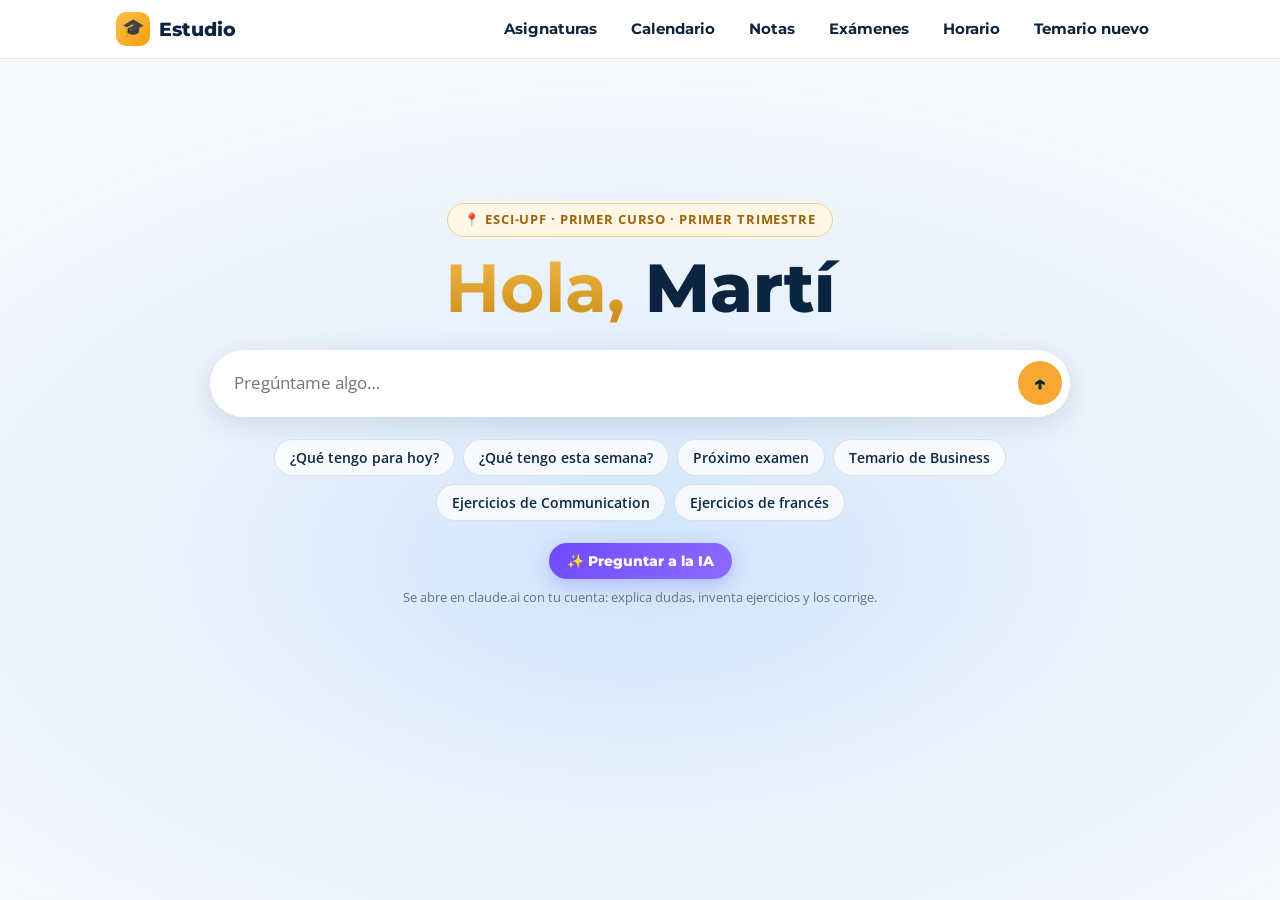
<file: index.html>
<!DOCTYPE html>
<html lang="es"><head><meta charset="utf-8">
<meta name="viewport" content="width=device-width, initial-scale=1, viewport-fit=cover">
<title>Estudio</title>
<link rel="preconnect" href="https://fonts.googleapis.com"><link rel="preconnect" href="https://fonts.gstatic.com" crossorigin>
<link href="https://fonts.googleapis.com/css2?family=Montserrat:wght@700;800&family=Open+Sans:wght@400;600;700&display=swap" rel="stylesheet">
<link rel="stylesheet" href="campus.css">
</head><body class="portada">
<header class="top"><div class="in">
  <a class="brand" href="index.html"><i>🎓</i><span>Estudio</span></a>
  <nav class="nav">
    <a href="asignaturas.html">Asignaturas</a>
    <a href="agenda.html">Calendario</a>
    <a href="notas.html">Notas</a>
    <a href="modelos.html">Exámenes</a><a href="horario.html">Horario</a>
    <a href="actualizar.html">Temario nuevo</a>
  </nav>
</div></header>

<main>
<section class="hero cover conchat">
  <span class="badge" id="curso">📍 ESCI-UPF</span>
  <h1><b>Hola,</b> Martí</h1>
</section>
<section class="chat" id="chat" aria-label="Chat de estudio">
  <div class="chd"><a class="ialink" href="https://claude.ai/artifact/FPyv4tZUSkT1Y6KoZJRLXp" target="_blank" rel="noopener">✨ Preguntar a la IA</a><button class="clr" type="button" title="Borrar la conversación y volver al inicio">✕ Nueva conversación</button></div>
  <div class="log" aria-live="polite"></div>
  <form autocomplete="off"><input type="text" placeholder="Pregúntame algo…" aria-label="Tu mensaje" enterkeyhint="send"><button class="send" type="submit" aria-label="Enviar">↑</button></form>
  <div class="sugg">
    <button data-say="¿Qué tengo para hoy?">¿Qué tengo para hoy?</button>
    <button data-say="¿Qué tengo esta semana?">¿Qué tengo esta semana?</button>
    <button data-say="¿Cuándo es el próximo examen?">Próximo examen</button>
    <button data-say="Temario de Business">Temario de Business</button>
    <button data-say="Ejercicios tipo test de Communication">Ejercicios de Communication</button>
    <button data-say="Ejercicios de francés: posesivos">Ejercicios de francés</button>
  </div>
  <p class="iacta"><a class="ialink" href="https://claude.ai/artifact/FPyv4tZUSkT1Y6KoZJRLXp" target="_blank" rel="noopener">✨ Preguntar a la IA</a><span class="mut">Se abre en claude.ai con tu cuenta: explica dudas, inventa ejercicios y los corrige.</span></p>
</section>
</main>
<script src="datos.js"></script>
<script src="cal.js"></script>
<script src="chat.js"></script>

<script>
/* Curso y trimestre según la fecha. Primer curso = 2026-27. Trimestres: 1.º sep–dic · 2.º ene–mar · 3.º abr–ago. */
(function(){const d=new Date(),m=d.getMonth()+1,ini=m>=9?d.getFullYear():d.getFullYear()-1;
  const ORD=['Primer','Segundo','Tercer','Cuarto'],c=Math.min(Math.max(ini-2026,0),3),t=m>=9?0:m<=3?1:2;
  document.getElementById('curso').textContent=`📍 ESCI-UPF · ${ORD[c]} curso · ${ORD[t]} trimestre`})();
</script>
</body></html>
</file>
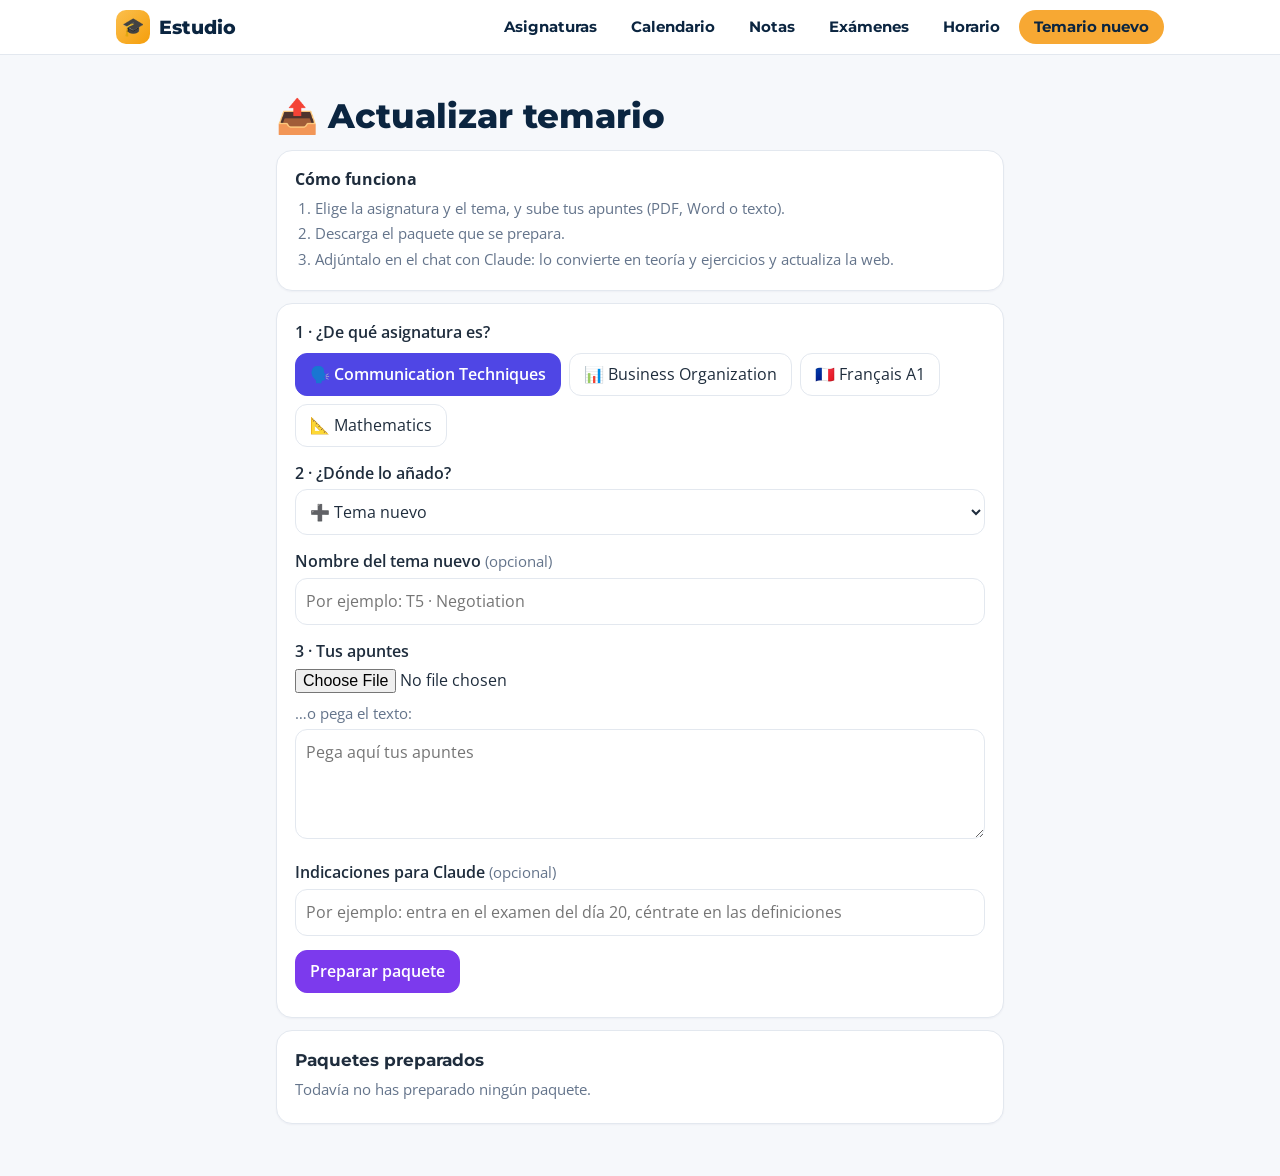
<file: actualizar.html>
<!DOCTYPE html>
<html lang="es" style="--sub:#7c3aed"><head><meta charset="utf-8">
<meta name="viewport" content="width=device-width, initial-scale=1, viewport-fit=cover">
<title>Actualizar temario · Estudio</title>
<link rel="stylesheet" href="hub.css">
<link rel="preconnect" href="https://fonts.googleapis.com"><link rel="preconnect" href="https://fonts.gstatic.com" crossorigin>
<link href="https://fonts.googleapis.com/css2?family=Montserrat:wght@700;800&family=Open+Sans:wght@400;600;700&display=swap" rel="stylesheet">
<link rel="stylesheet" href="claro.css">
</head><body>
<header class="top"><div class="in"><a class="brand" href="index.html"><i>🎓</i><span>Estudio</span></a><div class="tabs"><a href="asignaturas.html">Asignaturas</a><a href="agenda.html">Calendario</a><a href="notas.html">Notas</a><a href="modelos.html">Exámenes</a><a href="horario.html">Horario</a><a class="on" href="actualizar.html">Temario nuevo</a></div></div></header>
<main style="max-width:760px">

<h1>📤 Actualizar temario</h1>
<div class="card">
  <b>Cómo funciona</b>
  <ol class="steps mut">
    <li>Elige la asignatura y el tema, y sube tus apuntes (PDF, Word o texto).</li>
    <li>Descarga el paquete que se prepara.</li>
    <li>Adjúntalo en el chat con Claude: lo convierte en teoría y ejercicios y actualiza la web.</li>
  </ol>
</div>

<div class="card">
  <label class="f" style="margin-top:0">1 · ¿De qué asignatura es?</label>
  <div class="row" id="asig"></div>

  <label class="f" for="tgt">2 · ¿Dónde lo añado?</label>
  <select id="tgt"></select>
  <div id="newbox"><label class="f" for="newname">Nombre del tema nuevo <span class="mut" style="font-weight:400">(opcional)</span></label>
  <input type="text" id="newname" placeholder="Por ejemplo: T5 · Negotiation" autocomplete="off"></div>

  <label class="f" for="file">3 · Tus apuntes</label>
  <input type="file" id="file" accept=".pdf,.docx,.txt,.md">
  <p class="mut" style="margin:10px 0 4px">…o pega el texto:</p>
  <textarea id="ptxt" placeholder="Pega aquí tus apuntes"></textarea>

  <label class="f" for="note">Indicaciones para Claude <span class="mut" style="font-weight:400">(opcional)</span></label>
  <input type="text" id="note" placeholder="Por ejemplo: entra en el examen del día 20, céntrate en las definiciones" autocomplete="off">

  <div class="row" style="margin-top:14px"><button class="pri" id="go">Preparar paquete</button></div>
  <div id="msg"></div>
</div>

<div class="card"><h3>Paquetes preparados</h3><div id="list"></div></div>
</main>
<script src="temas.js"></script>
<script>
const $=s=>document.querySelector(s);
const esc=s=>String(s).replace(/[&<>"]/g,c=>({'&':'&amp;','<':'&lt;','>':'&gt;','"':'&quot;'}[c]));
const LS={get(k,d){try{const v=localStorage.getItem(k);return v?JSON.parse(v):d}catch(e){return d}},set(k,v){try{localStorage.setItem(k,JSON.stringify(v));return true}catch(e){return false}}};
let cur=LS.get('hub-asig',ASIG[0].id);if(!ASIG.some(a=>a.id===cur))cur=ASIG[0].id;
let PEND=LS.get('hub-pend',[]);
const TXT={};            /* texto de los paquetes de esta sesión, por si no cabe en el almacenamiento */
const asig=id=>ASIG.find(a=>a.id===id);

function drawAsig(){const a=asig(cur);
  $('#asig').innerHTML=ASIG.map(x=>`<button data-a="${x.id}" class="${x.id===cur?'on':''}" style="--c:${x.color}">${x.emoji} ${x.nombre}</button>`).join('');
  document.querySelectorAll('[data-a]').forEach(b=>b.onclick=()=>{cur=b.dataset.a;LS.set('hub-asig',cur);drawAsig()});
  $('#tgt').innerHTML=`<option value="new">➕ Tema nuevo</option>`+a.temas.map(([n,t])=>`<option value="${esc(n)}">Añadir a ${esc(n===t?n:n+' · '+t)}</option>`).join('');
  $('#newbox').hidden=false}
$('#tgt').onchange=()=>{$('#newbox').hidden=$('#tgt').value!=='new'};

/* ---- lectura de archivos (igual que en las apps originales) ---- */
const loadScript=src=>new Promise((ok,ko)=>{const s=document.createElement('script');s.src=src;s.onload=ok;s.onerror=()=>ko(new Error('No se pudo cargar el lector de archivos. Comprueba tu conexión.'));document.head.appendChild(s)});
async function fileText(file){const n=file.name.toLowerCase();
  if(/\.(txt|md|csv)$/.test(n))return await file.text();
  if(n.endsWith('.docx')){if(!window.JSZip)await loadScript('https://cdnjs.cloudflare.com/ajax/libs/jszip/3.10.1/jszip.min.js');
    const z=await JSZip.loadAsync(await file.arrayBuffer());const xml=await z.file('word/document.xml').async('string');
    const d=new DOMParser().parseFromString(xml,'application/xml');const W='http://schemas.openxmlformats.org/wordprocessingml/2006/main';
    return [...d.getElementsByTagNameNS(W,'p')].map(p=>[...p.getElementsByTagNameNS(W,'t')].map(t=>t.textContent).join('')).filter(Boolean).join('\n')}
  if(n.endsWith('.pdf')){if(!window.pdfjsLib)await loadScript('https://cdnjs.cloudflare.com/ajax/libs/pdf.js/3.11.174/pdf.min.js');
    pdfjsLib.GlobalWorkerOptions.workerSrc='https://cdnjs.cloudflare.com/ajax/libs/pdf.js/3.11.174/pdf.worker.min.js';
    const pdf=await pdfjsLib.getDocument({data:new Uint8Array(await file.arrayBuffer())}).promise;const out=[];
    for(let i=1;i<=pdf.numPages;i++){const c=await(await pdf.getPage(i)).getTextContent();out.push(c.items.map(x=>x.str+(x.hasEOL?'\n':' ')).join(''))}
    return out.join('\n')}
  throw new Error('Formato no admitido: usa PDF, Word (.docx) o .txt.')}

/* ---- paquetes ---- */
const destino=p=>p.target==='new'?`Tema nuevo${p.newname?': '+p.newname:''}`:`Añadir a ${p.target}${p.targetName&&p.targetName!==p.target?' · '+p.targetName:''}`;
const textOf=p=>p.text!=null?p.text:(TXT[p.id]||'');
function pkg(p){return `=== PAQUETE DE TEMARIO PARA CLAUDE ===
Asignatura: ${asig(p.asig).nombre}
Destino: ${destino(p)}
Título: ${p.title}
Fecha: ${new Date(p.at).toLocaleDateString('es-ES')}
Indicaciones: ${p.note||'(ninguna)'}
${p.scan?'AVISO: no se pudo leer texto del archivo (PDF escaneado). Se adjunta el archivo original aparte.\n':''}
=== APUNTES ===
${textOf(p)}
`}
const slug=s=>String(s).toLowerCase().normalize('NFD').replace(/[̀-ͯ]/g,'').replace(/[^a-z0-9]+/g,'-').replace(/^-|-$/g,'').slice(0,30);
const fname=p=>`temario-${p.asig}-${slug(p.target==='new'?(p.newname||'tema-nuevo'):p.target)}-${new Date(p.at).toISOString().slice(0,10)}.txt`;
function save(){if(!LS.set('hub-pend',PEND))LS.set('hub-pend',PEND.map(p=>({...p,text:null})))}
function download(p){const u=URL.createObjectURL(new Blob([pkg(p)],{type:'text/plain;charset=utf-8'}));const a=document.createElement('a');a.href=u;a.download=fname(p);document.body.appendChild(a);a.click();a.remove();setTimeout(()=>URL.revokeObjectURL(u),2000)}

function drawList(){const L=PEND.slice().sort((a,b)=>b.at-a.at);
  if(!L.length){$('#list').innerHTML='<p class="mut">Todavía no has preparado ningún paquete.</p>';return}
  $('#list').innerHTML=L.map(p=>{const a=asig(p.asig),has=!!textOf(p);
    return `<div class="item ${p.sent?'sent':''}"><b>${a.emoji} ${esc(p.title)}</b> ${p.sent?'<span class="ok">· enviado ✓</span>':''}<br>
    <span class="mut">${esc(a.nombre)} · ${esc(destino(p))} · ${new Date(p.at).toLocaleDateString('es-ES')}${has?` · ${Math.round(textOf(p).length/1000)||1} mil caracteres`:''}</span>
    ${p.scan?'<div class="warn">No he podido leer texto de este archivo (parece un PDF escaneado). Adjunta también el archivo original en el chat.</div>':''}
    ${!has&&!p.scan?'<div class="warn">El texto de este paquete ya no está guardado en este navegador. Vuelve a prepararlo si necesitas descargarlo.</div>':''}
    <div class="row">${has||p.scan?`<button class="pri" data-dl="${p.id}">⬇ Descargar paquete</button><button data-cp="${p.id}">📋 Copiar</button>`:''}
    <button data-st="${p.id}">${p.sent?'Marcar como pendiente':'✓ Ya lo he enviado'}</button><button data-rm="${p.id}">🗑 Eliminar</button></div></div>`}).join('');
  const by=id=>PEND.find(p=>p.id===id);
  document.querySelectorAll('[data-dl]').forEach(b=>b.onclick=()=>download(by(b.dataset.dl)));
  document.querySelectorAll('[data-cp]').forEach(b=>b.onclick=async()=>{try{await navigator.clipboard.writeText(pkg(by(b.dataset.cp)));b.textContent='✓ Copiado'}catch(e){b.textContent='No se pudo copiar'}setTimeout(()=>{b.textContent='📋 Copiar'},1800)});
  document.querySelectorAll('[data-st]').forEach(b=>b.onclick=()=>{const p=by(b.dataset.st);p.sent=!p.sent;save();drawList()});
  document.querySelectorAll('[data-rm]').forEach(b=>b.onclick=()=>{const p=by(b.dataset.rm);if(!confirm(`¿Eliminar el paquete «${p.title}»?`))return;PEND=PEND.filter(x=>x!==p);delete TXT[p.id];save();drawList()})}

$('#go').onclick=async()=>{const msg=t=>{$('#msg').innerHTML=t};const fi=$('#file').files[0],pt=$('#ptxt').value.trim();
  if(!fi&&pt.length<40){msg('<p class="ko">Elige un archivo o pega un texto más largo.</p>');return}
  const go=$('#go');go.disabled=true;
  try{msg('<p class="mut">⏳ Leyendo el archivo…</p>');
    let text=fi?await fileText(fi):pt;text=(text||'').trim();const scan=!!fi&&text.length<40;
    const a=asig(cur),tg=$('#tgt').value,tn=(a.temas.find(t=>t[0]===tg)||[])[1]||'';
    const p={id:'p'+Date.now().toString(36),asig:cur,target:tg,targetName:tn,newname:tg==='new'?$('#newname').value.trim():'',
      title:fi?fi.name.replace(/\.[^.]+$/,''):(pt.split('\n')[0].slice(0,60)||'Apuntes'),note:$('#note').value.trim(),at:Date.now(),sent:false,scan,text:scan?'':text};
    TXT[p.id]=p.text;PEND.push(p);save();drawList();
    if(!scan)download(p);
    msg(scan?'<div class="warn">No he encontrado texto en el archivo (parece escaneado). He guardado el paquete igualmente: adjunta también el PDF original en el chat con Claude.</div>'
      :`<div class="good">✅ Paquete preparado y descargado (<b>${esc(fname(p))}</b>). Adjúntalo en el chat con Claude para que actualice la web.</div>`);
    $('#file').value='';$('#ptxt').value='';$('#note').value='';$('#newname').value=''}
  catch(e){msg(`<p class="ko">⚠️ ${esc(e&&e.message||'Algo ha fallado. Inténtalo de nuevo.')}</p>`)}
  finally{go.disabled=false}};

drawAsig();drawList();
</script>
</body></html>
</file>
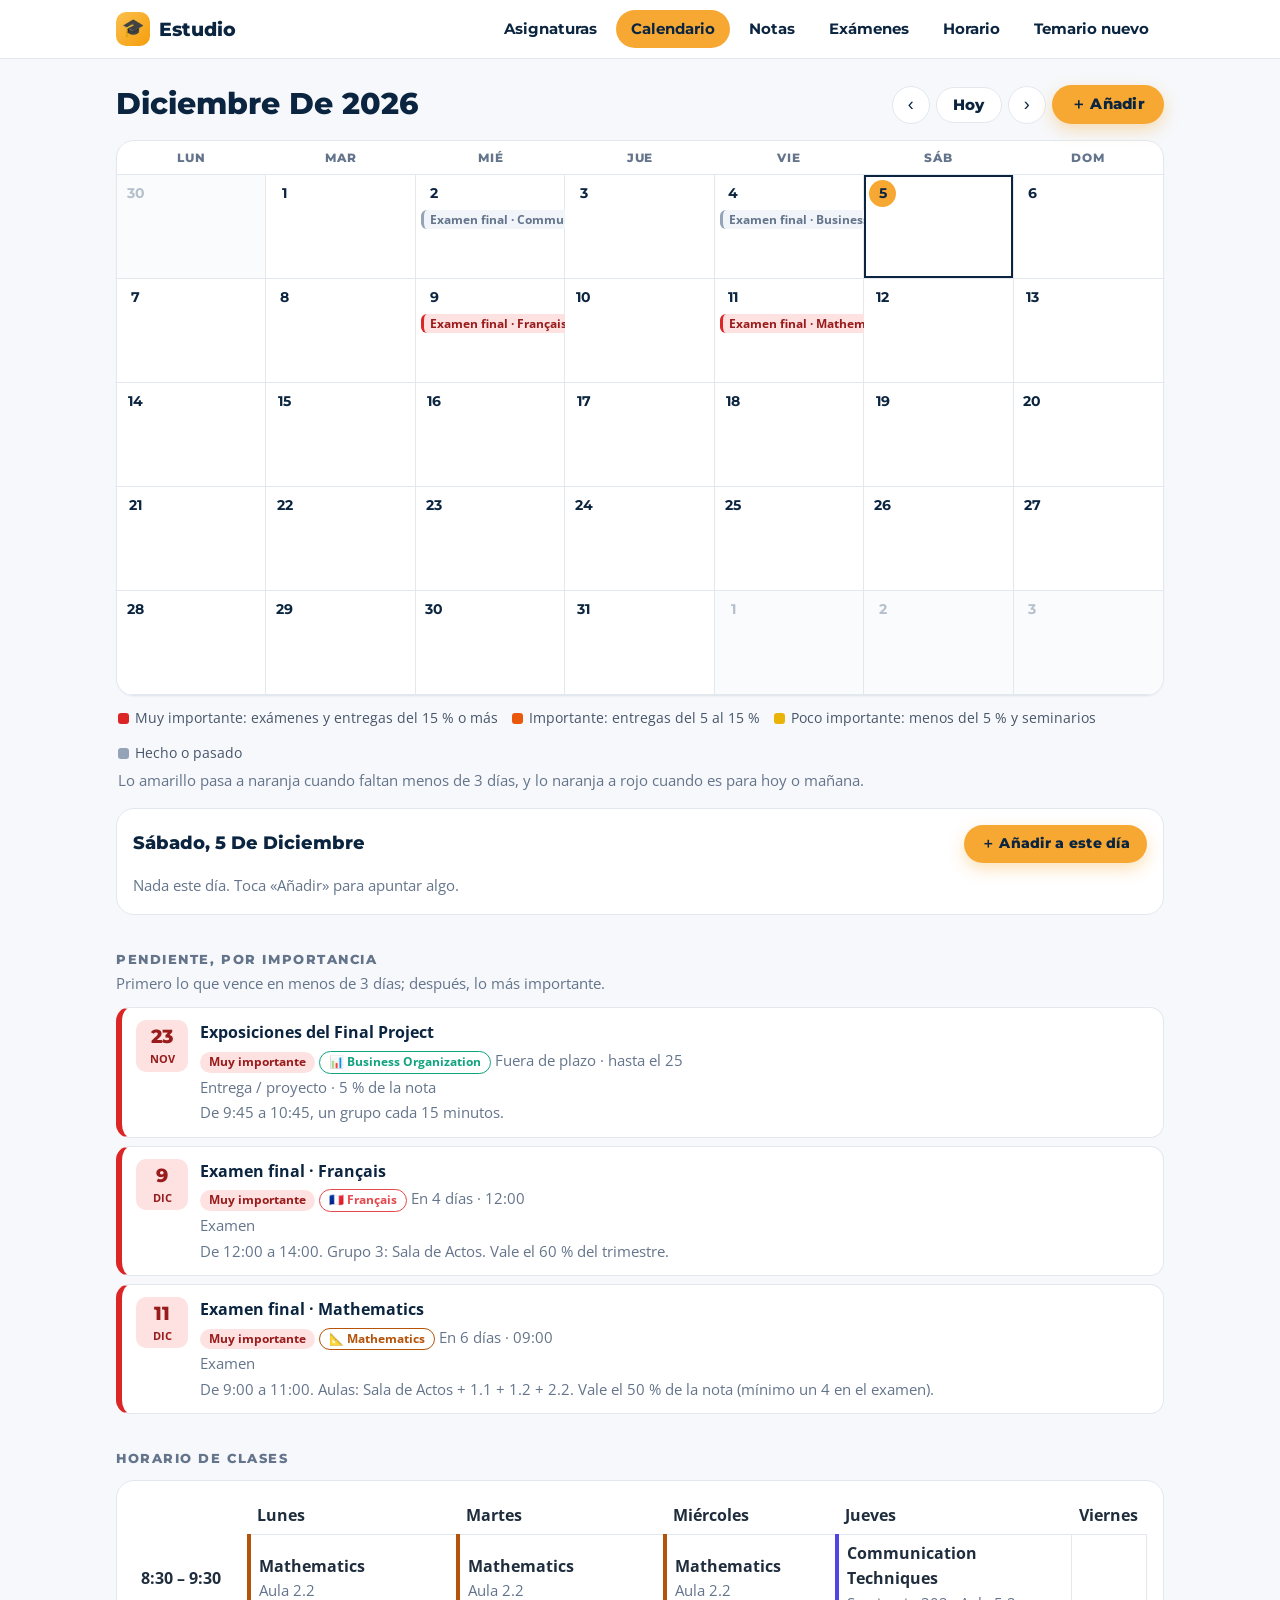
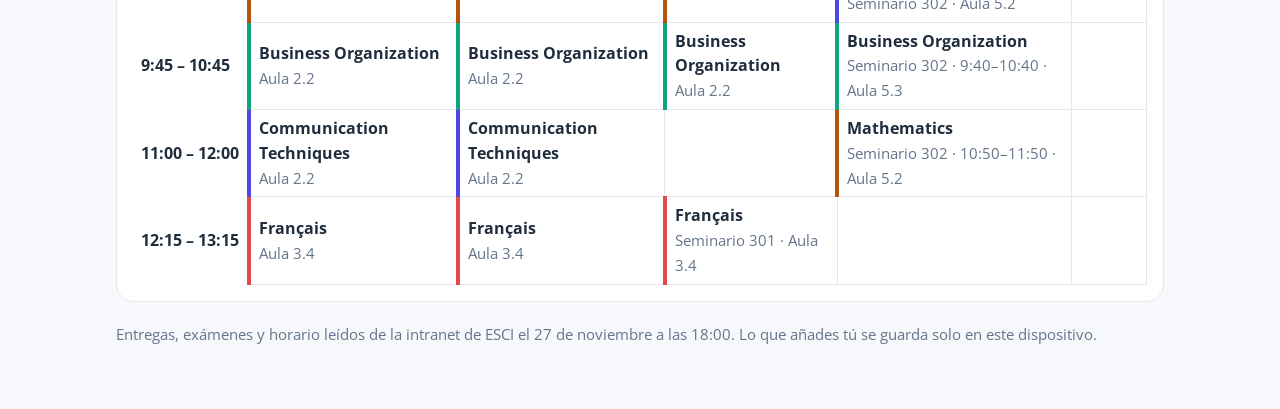
<file: agenda.html>
<!DOCTYPE html>
<html lang="es"><head><meta charset="utf-8">
<meta name="viewport" content="width=device-width, initial-scale=1, viewport-fit=cover">
<title>Calendario · Estudio</title>
<link rel="preconnect" href="https://fonts.googleapis.com"><link rel="preconnect" href="https://fonts.gstatic.com" crossorigin>
<link href="https://fonts.googleapis.com/css2?family=Montserrat:wght@700;800&family=Open+Sans:wght@400;600;700&display=swap" rel="stylesheet">
<link rel="stylesheet" href="campus.css">
</head><body>
<header class="top"><div class="in">
  <a class="brand" href="index.html"><i>🎓</i><span>Estudio</span></a>
  <nav class="nav">
    <a href="asignaturas.html">Asignaturas</a>
    <a class="on" href="agenda.html">Calendario</a>
    <a href="notas.html">Notas</a><a href="modelos.html">Exámenes</a><a href="horario.html">Horario</a>
    <a href="actualizar.html">Temario nuevo</a>
  </nav>
</div></header>

<main>
<div class="calhead">
  <h1 id="mes"></h1>
  <div class="sp">
    <button class="ib" id="ant" aria-label="Mes anterior">‹</button>
    <button class="btn sec" id="hoyb" style="padding:8px 16px">Hoy</button>
    <button class="ib" id="sig" aria-label="Mes siguiente">›</button>
    <button class="btn pri" id="nuevo" style="padding:9px 18px">＋ Añadir</button>
  </div>
</div>

<div class="cal">
  <div class="dow"><div>Lun</div><div>Mar</div><div>Mié</div><div>Jue</div><div>Vie</div><div>Sáb</div><div>Dom</div></div>
  <div class="days" id="days"></div>
</div>
<div class="legend">
  <span class="n3">Muy importante: exámenes y entregas del 15 % o más</span>
  <span class="n2">Importante: entregas del 5 al 15 %</span>
  <span class="n1">Poco importante: menos del 5 % y seminarios</span>
  <span class="n0">Hecho o pasado</span>
</div>
<p class="mut" style="margin:6px 2px 0">Lo amarillo pasa a naranja cuando faltan menos de 3 días, y lo naranja a rojo cuando es para hoy o mañana.</p>

<div class="panel" id="panel"></div>

<h2 class="sec">Pendiente, por importancia</h2>
<p class="mut">Primero lo que vence en menos de 3 días; después, lo más importante.</p>
<div class="next" id="lista"></div>

<h2 class="sec">Horario de clases</h2>
<div id="horario"></div>

<p class="mut" id="upd" style="margin-top:22px"></p>
</main>

<dialog id="dlg"><form method="dialog" id="frm">
  <h3 id="dt"></h3>
  <p class="mut" id="dinfo" style="margin:0"></p>
  <label>Título<input id="ft" maxlength="80" required></label>
  <div class="two">
    <label>Día<input id="fd" type="date" required></label>
    <label>Hora (opcional, 00:00–23:59)<input id="fh" type="text" inputmode="numeric" maxlength="5" placeholder="Ej. 09:30" autocomplete="off"></label>
  </div>
  <div class="two">
    <label>Asignatura<select id="fa"></select></label>
    <label>Tipo<select id="fk"></select></label>
  </div>
  <label id="lp">Peso en la nota final, en % (opcional)<input id="fp" type="number" min="0" max="100" step="0.5" inputmode="decimal"></label>
  <label>Nota (opcional)<textarea id="fn" maxlength="300"></textarea></label>
  <label class="chk"><input id="fx" type="checkbox"> Ya está hecho</label>
  <div class="prev" id="prev"></div>
  <div class="acts">
    <button type="button" class="btn del" id="bdel">Eliminar</button>
    <button type="button" class="btn sec" id="bcan">Cancelar</button>
    <button type="submit" class="btn pri">Guardar</button>
  </div>
</form></dialog>

<script src="datos.js"></script>
<script src="cal.js"></script>
<script>
const D=DATOS,$=s=>document.querySelector(s);
const esc=s=>String(s).replace(/[&<>"]/g,c=>({'&':'&amp;','<':'&lt;','>':'&gt;','"':'&quot;'}[c]));
const chip=a=>{const x=D.asig[a];return x?`<span class="chip" style="--c:${x.color}">${x.emoji} ${esc(x.nombre)}</span>`:''};
let hoy=CAL.hoy(),mes=new Date(hoy.getFullYear(),hoy.getMonth(),1),sel=CAL.ymd(hoy),EVS=[],edit=null;

function carga(){EVS=CAL.eventos().map(e=>(e.n=CAL.nivel(e),e))}
function tarjeta(e){const d=CAL.pd(e.desde);
  const peso=e.tipo==='entrega'?(e.peso!=null?` · ${e.peso} % de la nota${e.pesoEst&&!e.editado?' (estimado)':''}`:' · peso sin indicar'):'';
  return `<button class="ev n${e.n}${e.hecha?' hecha':''}" data-id="${esc(e.id)}"><span class="d"><b>${d.getDate()}</b><span>${d.toLocaleDateString('es-ES',{month:'short'}).replace('.','')}</span></span>
  <span class="b"><span class="tt">${esc(e.t)}</span>
  <span><span class="lv">${CAL.NIV[e.n]}</span> ${chip(e.asig)} <span class="mut">${CAL.cuando(e)}${e.hora?' · '+e.hora:''}${e.hasta?' · hasta el '+CAL.pd(e.hasta).getDate():''}</span></span>
  <span class="mut">${CAL.TIPOS[e.tipo]||''}${peso}${e.src==='mio'?' · añadido por ti':e.editado?' · editado por ti':''}</span>
  ${e.nota?`<span class="mut">${esc(e.nota)}</span>`:''}</span></button>`}

function pinta(){
  carga();
  $('#mes').textContent=mes.toLocaleDateString('es-ES',{month:'long',year:'numeric'});
  const ini=new Date(mes);ini.setDate(1-((mes.getDay()+6)%7));
  const fin=new Date(mes.getFullYear(),mes.getMonth()+1,0),n=Math.ceil(((mes.getDay()+6)%7+fin.getDate())/7)*7;
  let h='';for(let i=0;i<n;i++){const d=new Date(ini);d.setDate(ini.getDate()+i);const s=CAL.ymd(d);
    const L=CAL.enDia(EVS,s).sort((a,b)=>b.n-a.n);
    h+=`<button class="day${d.getMonth()!==mes.getMonth()?' out':''}${s===CAL.ymd(hoy)?' hoy':''}${s===sel?' sel':''}" data-d="${s}" aria-label="${d.toLocaleDateString('es-ES',{weekday:'long',day:'numeric',month:'long'})}${L.length?', '+L.length+' cosas':''}">
      <span class="dn">${d.getDate()}</span>${L.slice(0,3).map(e=>`<span class="pill n${e.n}${e.hecha?' hecha':''}">${esc(e.t)}</span>`).join('')}${L.length>3?`<span class="more">+${L.length-3} más</span>`:''}</button>`}
  $('#days').innerHTML=h;
  const L=CAL.enDia(EVS,sel).sort((a,b)=>b.n-a.n);
  $('#panel').innerHTML=`<div class="hd"><h3>${CAL.pd(sel).toLocaleDateString('es-ES',{weekday:'long',day:'numeric',month:'long'})}</h3><button class="btn pri" id="addd">＋ Añadir a este día</button></div>
    <div class="next">${L.length?L.map(tarjeta).join(''):'<p class="mut" style="margin:0">Nada este día. Toca «Añadir» para apuntar algo.</p>'}</div>`;
  const P=CAL.pendientes();
  $('#lista').innerHTML=P.length?P.map(tarjeta).join(''):'<p class="mut">No tienes nada pendiente. 🎉</p>';
}

/* editor */
/* Hora escrita a mano en formato de 24 h: acepta 9, 930, 9:30, 9.30 o 21h */
const leeHora=s=>{s=String(s||'').trim().toLowerCase().replace(/h$/,'').replace(/[.,h ]/g,':');if(!s)return null;let h,m;
  if(/^\d{1,2}$/.test(s)){h=+s;m=0}else if(/^\d{3,4}$/.test(s)){h=+s.slice(0,-2);m=+s.slice(-2)}else{const r=/^(\d{1,2}):(\d{1,2})$/.exec(s);if(!r)return null;h=+r[1];m=+r[2]}
  return h>23||m>59?null:h*60+m};
const fmtHora=x=>String(Math.floor(x/60)).padStart(2,'0')+':'+String(x%60).padStart(2,'0');
const valHora=()=>{const i=$('#fh'),v=i.value.trim();i.setCustomValidity(v&&leeHora(v)==null?'Escribe la hora entre 00:00 y 23:59, por ejemplo 09:30.':'')};
$('#fh').addEventListener('input',valHora);$('#fh').addEventListener('blur',()=>{const v=leeHora($('#fh').value);if(v!=null)$('#fh').value=fmtHora(v);valHora()});
$('#fa').innerHTML='<option value="">Sin asignatura</option>'+Object.keys(D.asig).map(k=>`<option value="${k}">${esc(D.asig[k].nombre)}</option>`).join('');
$('#fk').innerHTML=Object.keys(CAL.TIPOS).map(k=>`<option value="${k}">${CAL.TIPOS[k]}</option>`).join('');
function leer(){const p=$('#fp').value;return{t:$('#ft').value.trim(),desde:$('#fd').value,hora:(v=>v==null?'':fmtHora(v))(leeHora($('#fh').value)),asig:$('#fa').value,tipo:$('#fk').value,
  peso:$('#fk').value==='entrega'&&p!==''?Number(p):null,nota:$('#fn').value.trim(),hecha:$('#fx').checked}}
function previa(){const e=Object.assign({src:edit?edit.src:'mio',hasta:edit?edit.hasta:''},leer());$('#lp').style.display=e.tipo==='entrega'?'':'none';
  if(!e.desde){$('#prev').innerHTML='';return}const n=CAL.nivel(e);$('#prev').innerHTML=`Se verá como <span class="lv n${n}">${CAL.NIV[n]}</span>`}
function abrir(e,dia){edit=e||null;const aula=e&&e.src==='aula';
  $('#dt').textContent=e?(aula?'Editar (leído del aula)':'Editar'):'Añadir al calendario';
  $('#dinfo').textContent=aula?'Viene del aula: no se puede eliminar ni cambiar de nombre. Puedes cambiar el día, la hora y la nota.':'Solo se guarda en este dispositivo.';
  $('#ft').value=e?e.t:'';$('#fd').value=e?e.desde:(dia||sel);$('#fh').value=e?e.hora||'':'';$('#fa').value=e?e.asig||'':'';
  $('#fk').value=e?e.tipo:'entrega';$('#fp').value=e&&e.peso!=null?e.peso:'';$('#fn').value=e?e.nota||'':'';$('#fx').checked=!!(e&&e.hecha);
  ['#ft','#fa'].forEach(s=>$(s).disabled=!!aula);
  $('#bdel').style.display=e&&(!aula||e.editado)?'':'none';$('#bdel').textContent=aula?'Volver a lo del aula':'Eliminar';
  previa();$('#dlg').showModal()}
['#fk','#fp','#fd','#fx'].forEach(s=>$(s).addEventListener('input',previa));
$('#bcan').onclick=()=>$('#dlg').close();
$('#bdel').onclick=()=>{if(!edit)return;if(edit.src==='aula')CAL.guardarOv(edit.id,null);else CAL.borrarMio(edit.id);$('#dlg').close();pinta()};
$('#frm').addEventListener('submit',()=>{const v=leer();
  if(edit&&edit.src==='aula'){const o={tipo:v.tipo,peso:v.peso,hecha:v.hecha,desde:v.desde,hora:v.hora,nota:v.nota};
    if(edit.hasta){const h=CAL.pd(edit.hasta);h.setDate(h.getDate()+Math.round((CAL.pd(v.desde)-CAL.pd(edit.desde))/864e5));o.hasta=CAL.ymd(h)}
    CAL.guardarOv(edit.id,o);sel=v.desde;const d=CAL.pd(v.desde);mes=new Date(d.getFullYear(),d.getMonth(),1)}
  else{v.id=edit?edit.id:'m'+Date.now().toString(36);CAL.guardarMio(v);sel=v.desde;const d=CAL.pd(v.desde);mes=new Date(d.getFullYear(),d.getMonth(),1)}
  pinta()});

document.addEventListener('click',ev=>{
  const c=ev.target.closest('.ev[data-id]');if(c){const e=EVS.find(x=>x.id===c.dataset.id);if(e)abrir(e);return}
  const d=ev.target.closest('.day');if(d){sel=d.dataset.d;pinta();return}
  if(ev.target.closest('#addd')||ev.target.closest('#nuevo'))abrir(null,sel)});
$('#ant').onclick=()=>{mes=new Date(mes.getFullYear(),mes.getMonth()-1,1);pinta()};
$('#sig').onclick=()=>{mes=new Date(mes.getFullYear(),mes.getMonth()+1,1);pinta()};
$('#hoyb').onclick=()=>{hoy=CAL.hoy();mes=new Date(hoy.getFullYear(),hoy.getMonth(),1);sel=CAL.ymd(hoy);pinta()};

const DIAS=['Lunes','Martes','Miércoles','Jueves','Viernes'];
$('#horario').innerHTML=D.horario?`<div class="panel" style="overflow-x:auto;margin-top:12px"><table style="border-collapse:collapse;width:100%"><tr><th></th>${DIAS.map(d=>`<th style="padding:6px 8px;text-align:left">${d}</th>`).join('')}</tr>${D.horario.map(r=>`<tr><th style="padding:6px 8px;text-align:left;white-space:nowrap">${esc(r.hora)}</th>${DIAS.map((_,i)=>{const c=r.dias[i];return c?`<td style="padding:6px 8px;border:1px solid var(--bd);border-left:4px solid ${D.asig[c.asig].color}"><b>${esc(D.asig[c.asig].nombre)}</b>${c.aula?'<br><span class="mut">'+esc(c.aula)+'</span>':''}</td>`:'<td style="border:1px solid var(--bd)"></td>'}).join('')}</tr>`).join('')}</table></div>`
  :'<div class="note">AulaESCI no publica el horario de clases, así que todavía no está aquí. Pásale a Claude tu horario (una foto, un PDF o escrito) y lo añade.</div>';
const u=new Date(D.actualizado);
$('#upd').textContent='Entregas, exámenes y horario leídos de la intranet de ESCI el '+u.toLocaleDateString('es-ES',{day:'numeric',month:'long'})+' a las '+u.toLocaleTimeString('es-ES',{hour:'2-digit',minute:'2-digit'})+'. Lo que añades tú se guarda solo en este dispositivo.';
pinta();
</script>
</body></html>
</file>
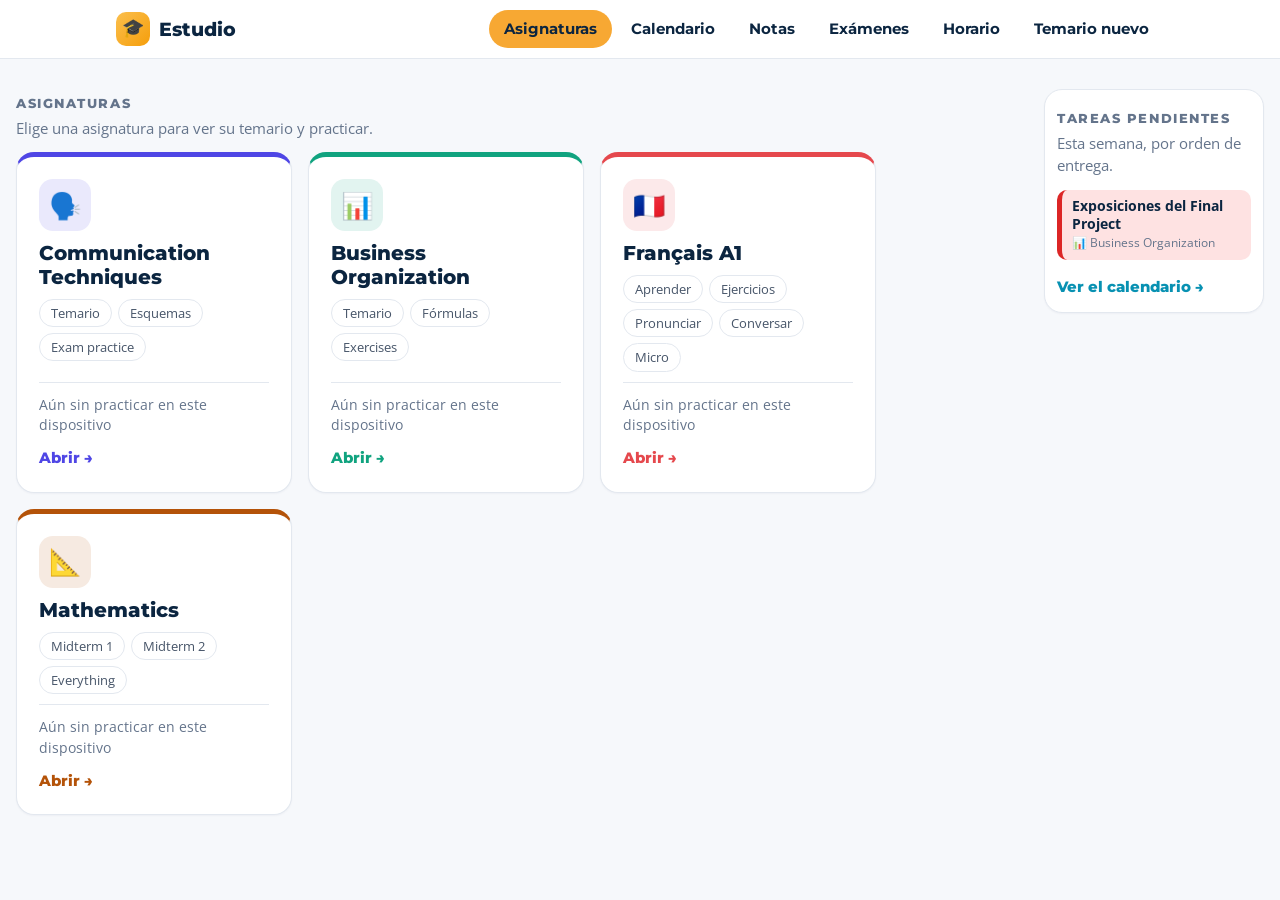
<file: asignaturas.html>
<!DOCTYPE html>
<html lang="es"><head><meta charset="utf-8">
<meta name="viewport" content="width=device-width, initial-scale=1, viewport-fit=cover">
<title>Asignaturas · Estudio</title>
<link rel="preconnect" href="https://fonts.googleapis.com"><link rel="preconnect" href="https://fonts.gstatic.com" crossorigin>
<link href="https://fonts.googleapis.com/css2?family=Montserrat:wght@700;800&family=Open+Sans:wght@400;600;700&display=swap" rel="stylesheet">
<link rel="stylesheet" href="campus.css">
</head><body>
<header class="top"><div class="in">
  <a class="brand" href="index.html"><i>🎓</i><span>Estudio</span></a>
  <nav class="nav">
    <a class="on" href="asignaturas.html">Asignaturas</a>
    <a href="agenda.html">Calendario</a>
    <a href="notas.html">Notas</a><a href="modelos.html">Exámenes</a><a href="horario.html">Horario</a>
    <a href="actualizar.html">Temario nuevo</a>
  </nav>
</div></header>

<main class="cols">
<div class="colmain">
  <h2 class="sec">Asignaturas</h2>
  <p class="mut">Elige una asignatura para ver su temario y practicar.</p>
  <div class="grid" id="subs"></div>

</div>

<aside class="pend">
  <h2 class="sec">Tareas pendientes</h2>
  <p class="mut">Esta semana, por orden de entrega.</p>
  <ol class="todo" id="todo"></ol>
  <a class="go" href="agenda.html">Ver el calendario →</a>
</aside>
</main>

<script src="temas.js"></script>
<script src="datos.js"></script>
<script src="cal.js"></script>
<script>
const get=(k,d)=>{try{const v=localStorage.getItem(k);return v?JSON.parse(v):d}catch(e){return d}};
const esc=s=>String(s).replace(/[&<>"]/g,c=>({'&':'&amp;','<':'&lt;','>':'&gt;','"':'&quot;'}[c]));
document.getElementById('subs').innerHTML=ASIG.map(a=>{
  const P=get(a.prog,{});let n=0,ok=0;Object.values(P).forEach(x=>{n+=x.n||0;ok+=x.ok||0});
  const pg=n?`${n} preguntas respondidas · ${Math.round(100*ok/n)}% de aciertos`:'Aún sin practicar en este dispositivo';
  return `<a class="subj" href="${a.pagina}" style="--c:${a.color}">
    <span class="ico">${a.emoji}</span><span class="nm">${a.nombre}</span>
    <span class="tags">${a.secciones.map(s=>`<span class="tag">${s}</span>`).join('')}</span>
    <span class="pg">${pg}</span><span class="go">Abrir →</span></a>`}).join('');
try{
  const h=CAL.hoy(),dom=new Date(h);dom.setDate(h.getDate()+(7-(h.getDay()||7)));const fin=CAL.ymd(dom);
  const P=CAL.porFecha().filter(e=>e.desde<=fin),A=DATOS.asig;
  document.getElementById('todo').innerHTML=P.length?P.map(e=>{const a=A[e.asig];
    return `<li class="n${e.n}"><span class="tt">${esc(e.t)}</span>${a?`<span class="mut">${a.emoji} ${esc(a.nombre)}</span>`:''}</li>`}).join('')
    :'<li class="n0"><span class="tt">Nada más esta semana 🎉</span></li>';
}catch(e){}
</script>
</body></html>
</file>
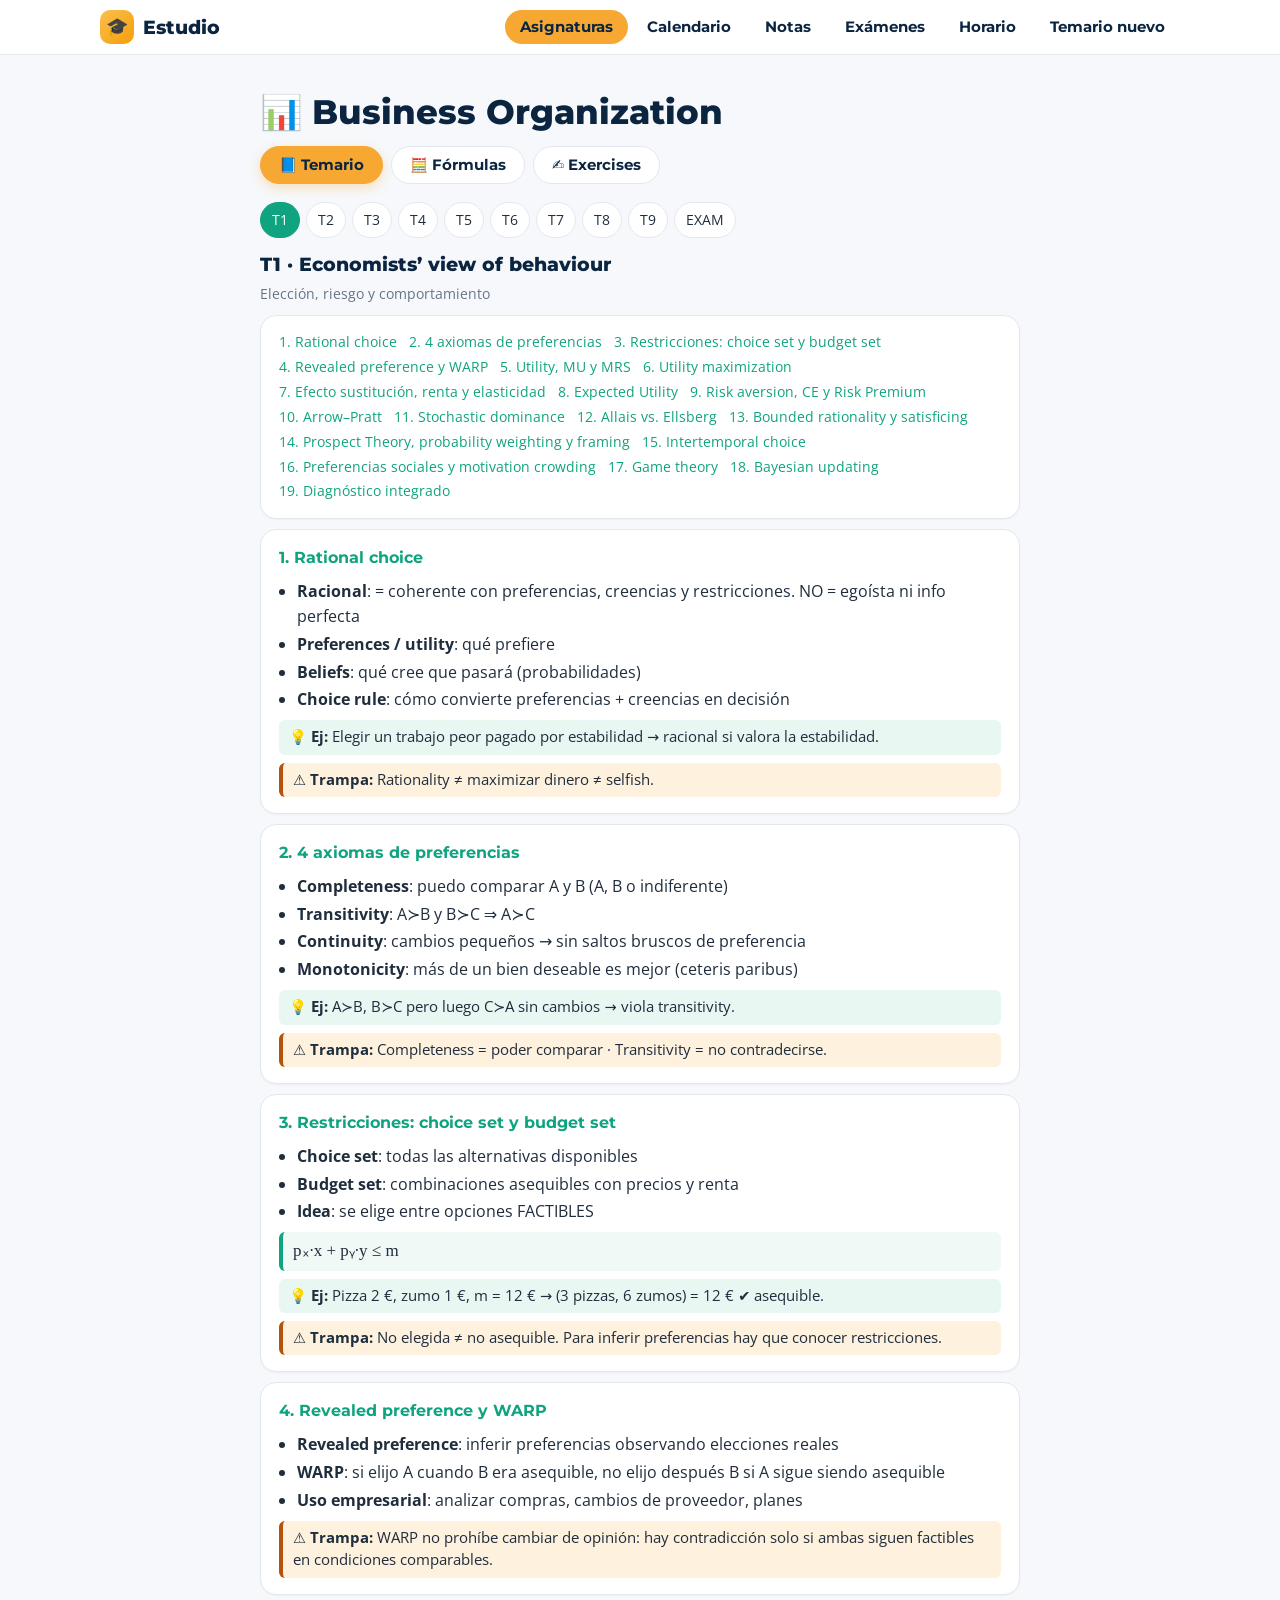
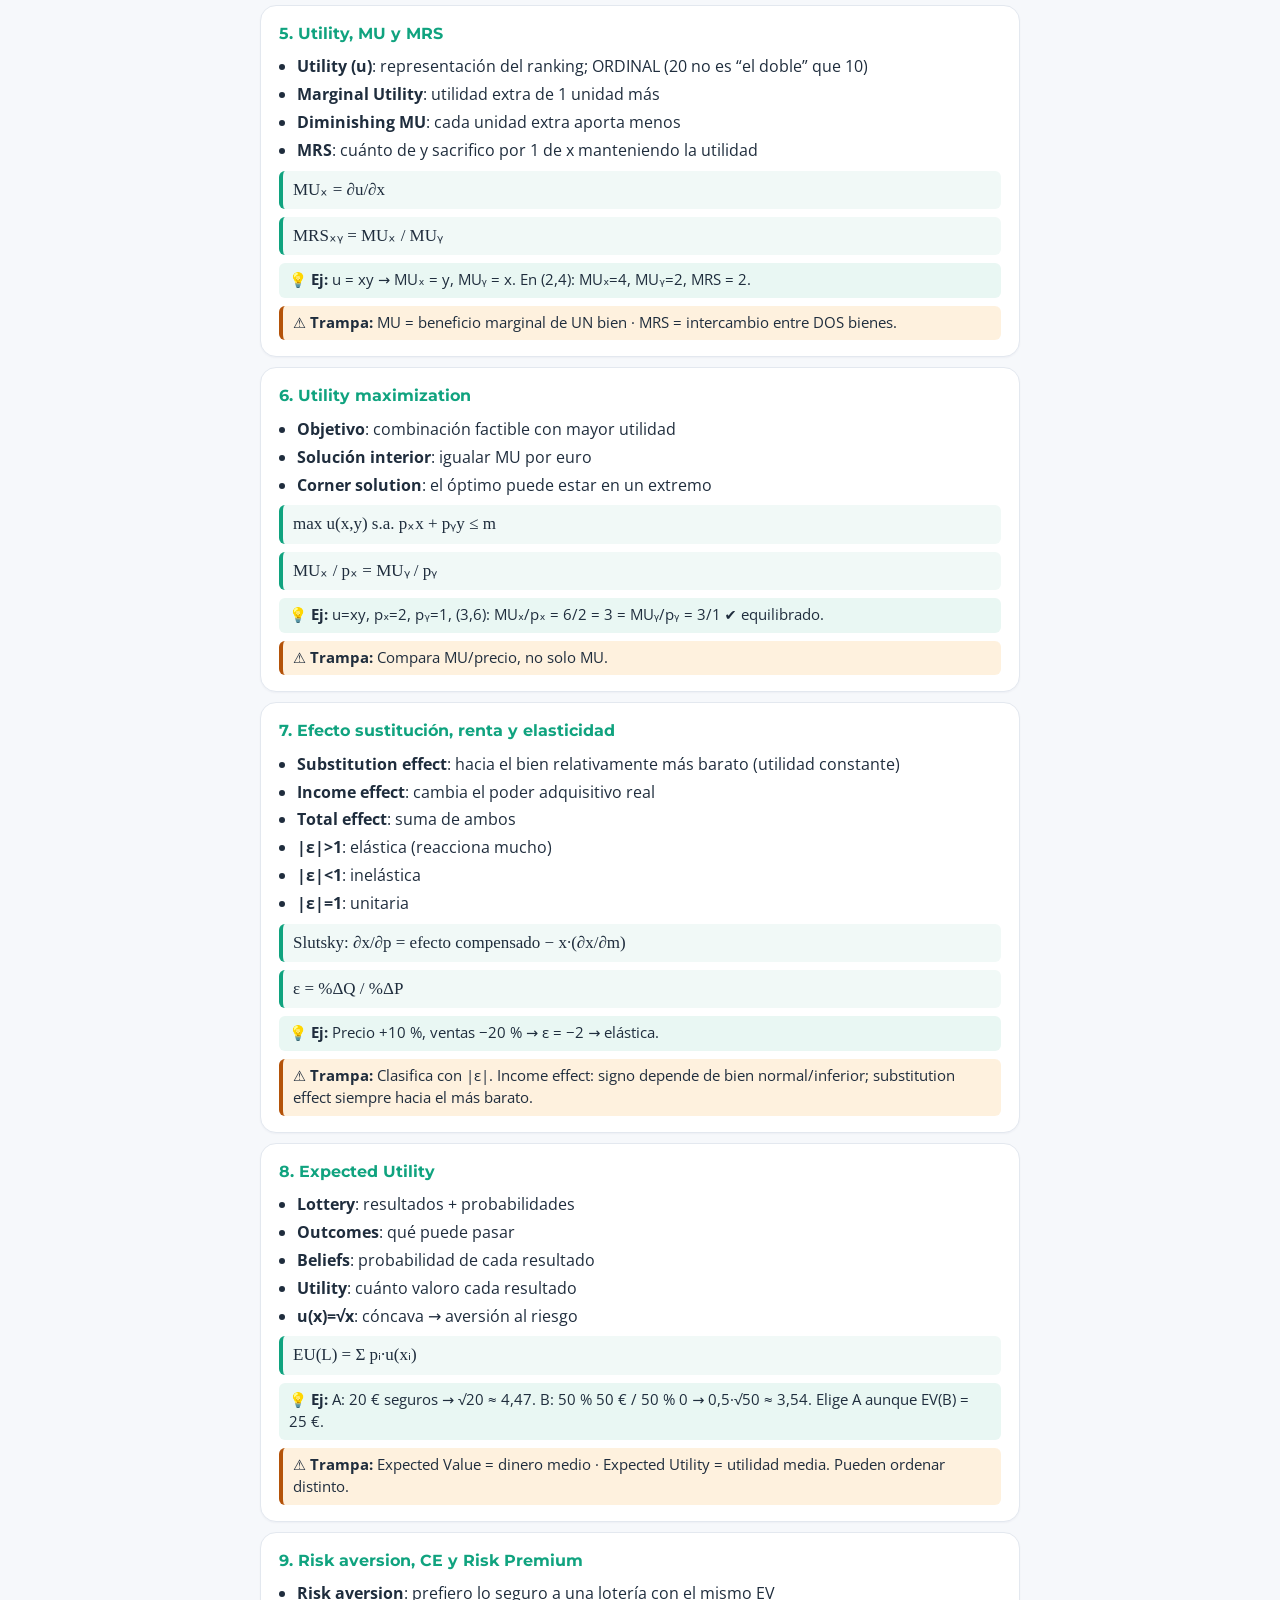
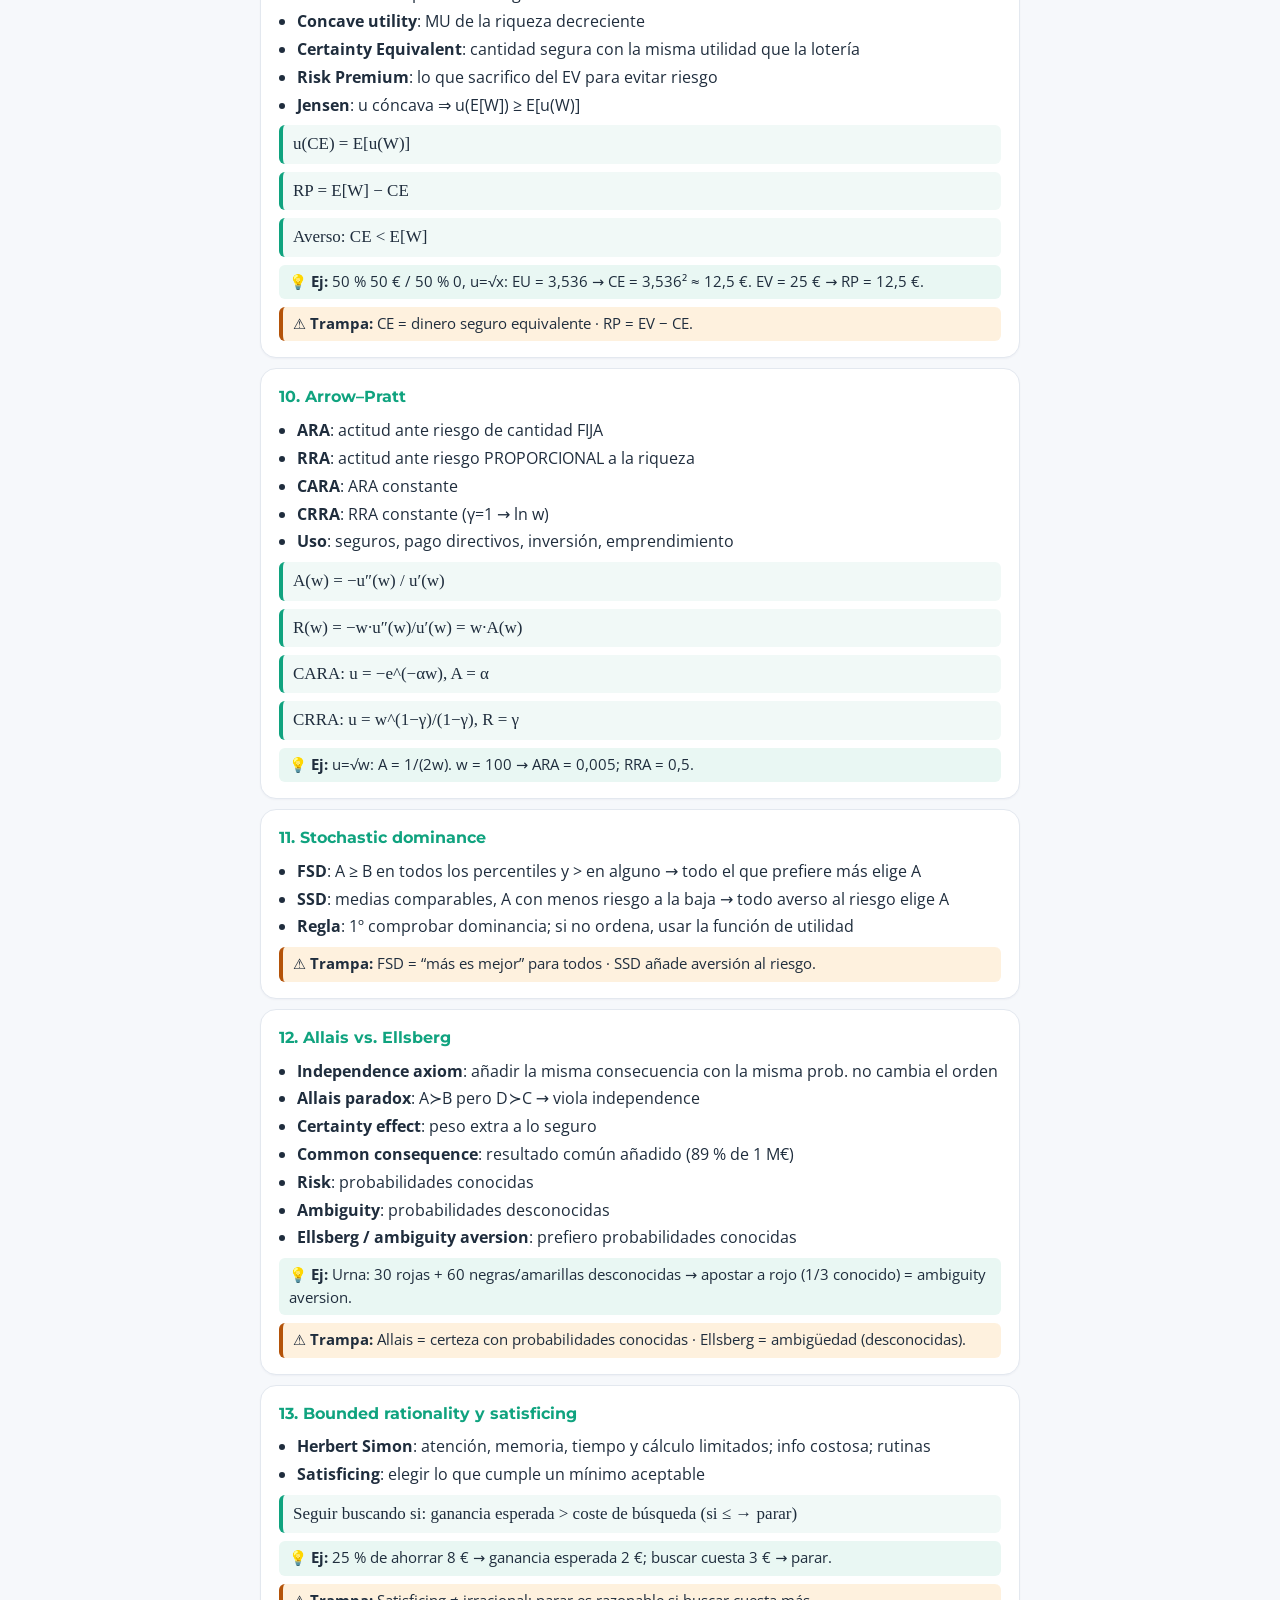
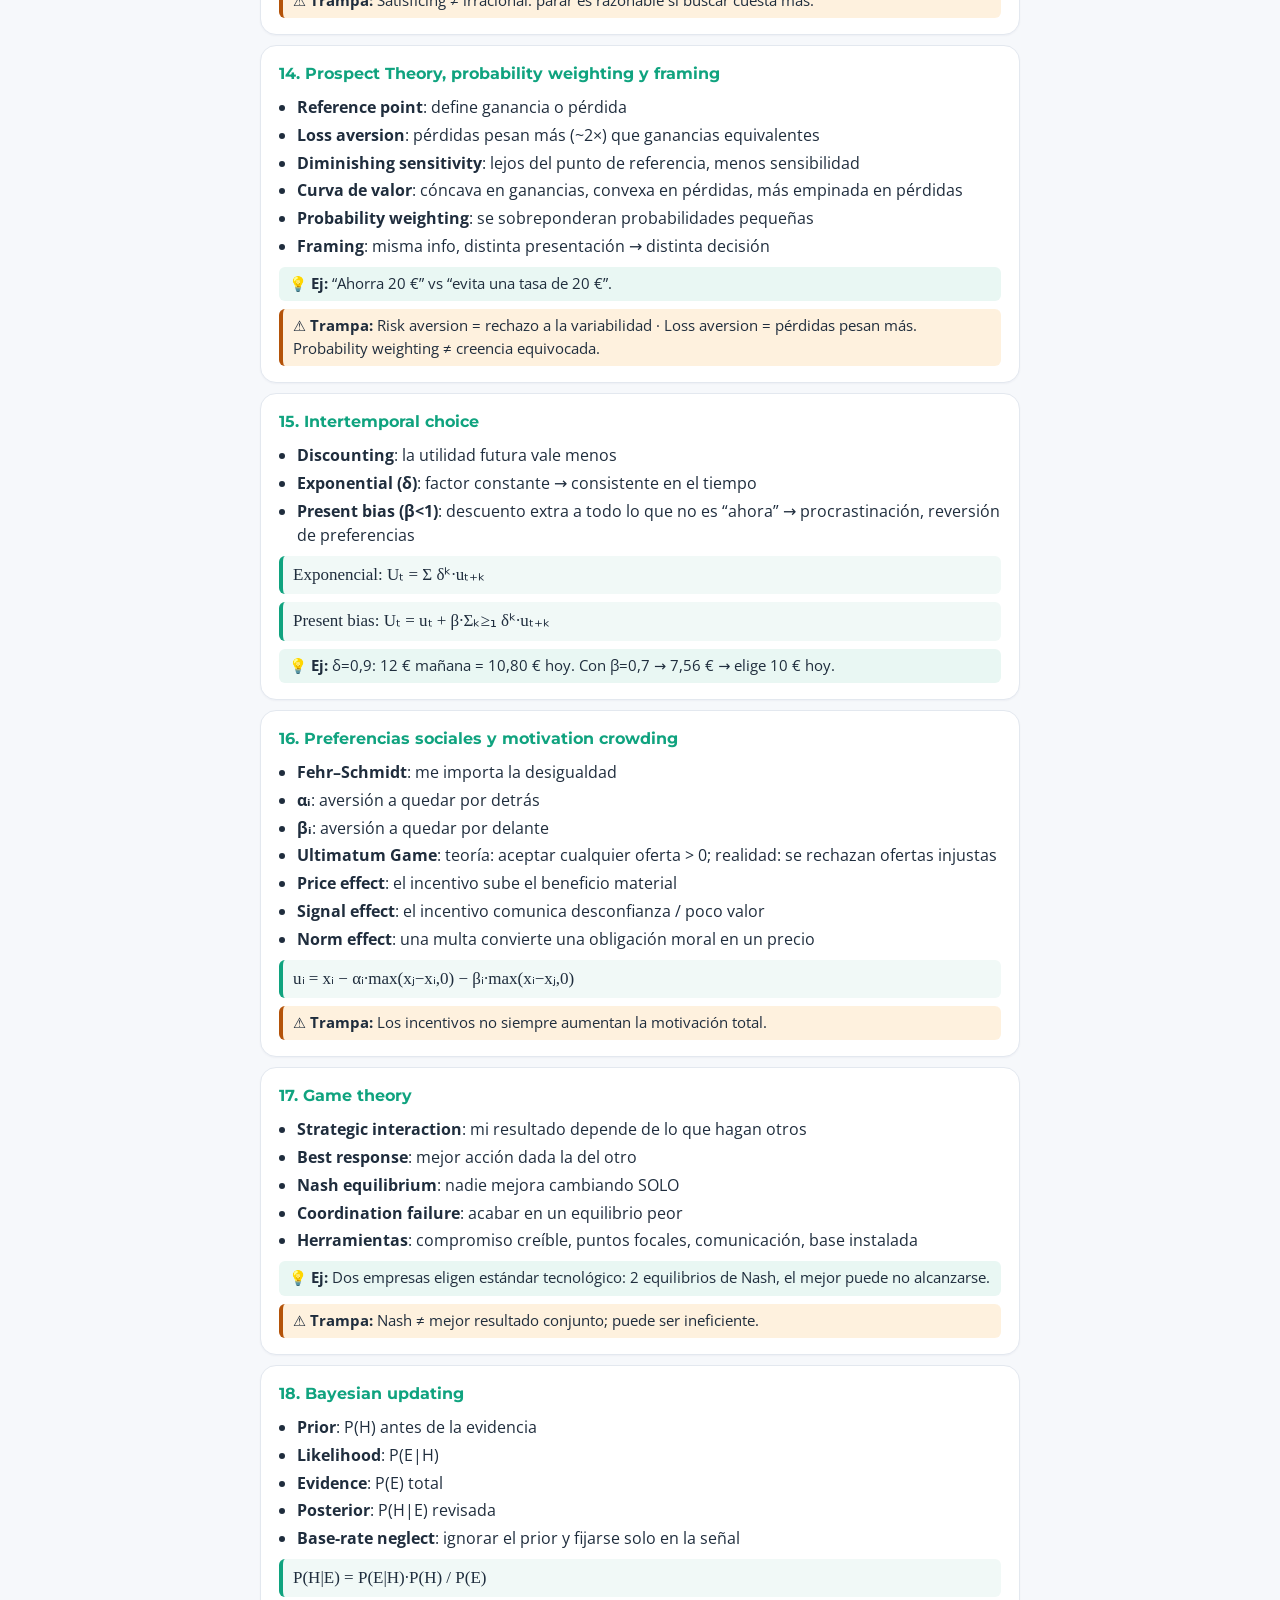
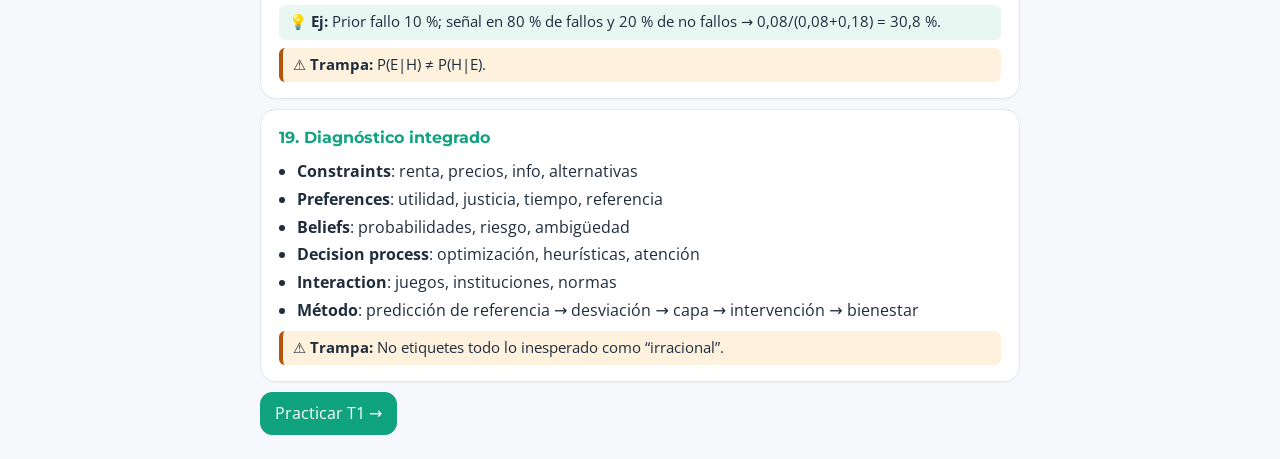
<file: business.html>
<!DOCTYPE html>
<html lang="es" style="--sub:#10a37f"><head><meta charset="utf-8">
<meta name="viewport" content="width=device-width, initial-scale=1, viewport-fit=cover">
<title>Business Organization · Estudio</title>
<style>
:root{--bg:#f7f7f4;--fg:#1c1c1a;--mut:#6b6b66;--card:#fff;--bd:#e2e0d8;--ac:#2f5bd8;--acs:rgba(47,91,216,.09);--ok:#1d8a4b;--oks:rgba(29,138,75,.1);--ko:#c0392b;--kos:rgba(192,57,43,.1);--tr:#9a6a00;--trs:rgba(242,194,0,.14);--fx:#f1f3fb;box-sizing:border-box;color-scheme:light}
@media (prefers-color-scheme:dark){:root:not([data-theme="light"]){--bg:#16171a;--fg:#ececea;--mut:#9a9a94;--card:#1f2024;--bd:#33343a;--ac:#7c9cff;--acs:rgba(124,156,255,.12);--ok:#4cc27f;--oks:rgba(76,194,127,.12);--ko:#ff7b6b;--kos:rgba(255,123,107,.12);--tr:#f2c94c;--trs:rgba(242,201,76,.1);--fx:#262935;color-scheme:dark}}
:root[data-theme="dark"]{--bg:#16171a;--fg:#ececea;--mut:#9a9a94;--card:#1f2024;--bd:#33343a;--ac:#7c9cff;--acs:rgba(124,156,255,.12);--ok:#4cc27f;--oks:rgba(76,194,127,.12);--ko:#ff7b6b;--kos:rgba(255,123,107,.12);--tr:#f2c94c;--trs:rgba(242,201,76,.1);--fx:#262935;color-scheme:dark}
body{margin:0;background:var(--bg);color:var(--fg);font:16px/1.5 system-ui,-apple-system,"Segoe UI",sans-serif}
main{max-width:760px;margin:0 auto;padding:16px}
h1{font-size:22px;margin:4px 0 12px}h2{font-size:19px;margin:6px 0 10px}h3{font-size:16px;margin:0 0 8px;color:var(--ac)}
nav{display:flex;gap:6px;flex-wrap:wrap;margin-bottom:14px}
button{font:inherit;border:1px solid var(--bd);background:var(--card);color:var(--fg);padding:8px 14px;border-radius:10px;cursor:pointer}
button.on,button.pri{background:var(--ac);border-color:var(--ac);color:#fff}
button:disabled{opacity:.55;cursor:default}
.chips{display:flex;gap:6px;flex-wrap:wrap;margin:6px 0 12px}.chips button{padding:6px 11px;font-size:14px}
.card{background:var(--card);border:1px solid var(--bd);border-radius:12px;padding:12px 14px;margin:10px 0;overflow-x:auto}
.mut{color:var(--mut);font-size:14px}.ok{color:var(--ok)}.ko{color:var(--ko)}
ul.k{margin:0;padding-left:18px}ul.k li{margin:3px 0}
.fx{background:var(--fx);border-left:4px solid var(--ac);border-radius:6px;padding:6px 10px;margin:8px 0;font-family:"Cambria Math","Times New Roman",serif;font-size:17px}
.ej{font-size:14.5px;margin:8px 0 0;padding:6px 10px;border-radius:6px;background:var(--acs)}
.tr{font-size:14.5px;margin:8px 0 0;padding:6px 10px;border-radius:6px;background:var(--trs);border-left:4px solid var(--tr)}
.topic-h{margin:2px 0 4px}.topic-sub{margin:0 0 8px}
.toc{display:flex;flex-wrap:wrap;gap:4px 12px;font-size:13.5px}.toc a{color:var(--ac);text-decoration:none}
table{border-collapse:collapse;width:100%;font-size:14.5px}td,th{border:1px solid var(--bd);padding:5px 8px;text-align:left;vertical-align:top}th{background:var(--acs)}
.opt{display:flex;gap:10px;align-items:flex-start;width:100%;text-align:left;margin:6px 0;padding:10px 12px}
.opt .l{font-weight:800;color:var(--ac);min-width:18px}
.opt.good{border-color:var(--ok);background:var(--oks)}.opt.bad{border-color:var(--ko);background:var(--kos)}
textarea{font:inherit;width:100%;box-sizing:border-box;min-height:110px;padding:10px;border-radius:10px;border:1px solid var(--bd);background:var(--card);color:var(--fg);margin:8px 0;resize:vertical}
.row{display:flex;gap:8px;flex-wrap:wrap;margin:8px 0;align-items:center}
.fb{margin-top:10px;padding:10px 12px;border-radius:10px;border:1px solid var(--bd)}
.fb.good{border-color:var(--ok);background:var(--oks)}.fb.bad{border-color:var(--ko);background:var(--kos)}.fb.mid{border-color:var(--tr);background:var(--trs)}
.tag{display:inline-block;font-size:12px;padding:1px 8px;border-radius:99px;background:var(--acs);color:var(--ac);font-weight:600}
.bar{height:6px;background:var(--bd);border-radius:6px;overflow:hidden;margin:4px 0 10px}.bar i{display:block;height:100%;background:var(--ac)}
label.r{display:inline-flex;gap:6px;align-items:center;margin-right:12px;font-size:15px}
.home{display:inline-block;margin:2px 0 6px;color:var(--ac);text-decoration:none;font-size:14.5px;font-weight:600}.home:hover{text-decoration:underline}</style><link rel="preconnect" href="https://fonts.googleapis.com"><link rel="preconnect" href="https://fonts.gstatic.com" crossorigin>
<link href="https://fonts.googleapis.com/css2?family=Montserrat:wght@700;800&family=Open+Sans:wght@400;600;700&display=swap" rel="stylesheet">
<link rel="stylesheet" href="claro.css">
</head><body>
<header class="top"><div class="in"><a class="brand" href="index.html"><i>🎓</i><span>Estudio</span></a><div class="tabs"><a class="on" href="asignaturas.html">Asignaturas</a><a href="agenda.html">Calendario</a><a href="notas.html">Notas</a><a href="modelos.html">Exámenes</a><a href="horario.html">Horario</a><a href="actualizar.html">Temario nuevo</a></div></div></header>
<main>
<h1>📊 Business Organization</h1>
<nav id="nav"></nav>
<div id="view"></div>
</main>
<script src="business-aula.js"></script>
<script src="business-examen.js"></script>
<script>
const $=s=>document.querySelector(s);
const esc=s=>String(s).replace(/[&<>"]/g,c=>({'&':'&amp;','<':'&lt;','>':'&gt;','"':'&quot;'}[c]));
const shuf=a=>a.map(x=>[Math.random(),x]).sort((p,q)=>p[0]-q[0]).map(x=>x[1]);
const norm=s=>String(s).toLowerCase().normalize('NFD').replace(/[̀-ͯ]/g,'').replace(/[^a-z0-9%²]+/g,' ').trim();
const LS={get(k,d){try{const v=localStorage.getItem(k);return v?JSON.parse(v):d}catch(e){return d}},set(k,v){try{localStorage.setItem(k,JSON.stringify(v))}catch(e){}}};
let P=LS.get('bo-prog',{});
function rec(t,ok){const x=P[t]=P[t]||{ok:0,n:0};x.n++;if(ok)x.ok++;LS.set('bo-prog',P)}

/* ================= TEMARIO (esquemático) =================
 s: {h: título, k: [[concepto, explicación]], f: [fórmulas], ej: ejemplo, tr: trampa de examen} */
const T=[
{n:'T1',t:'Economists’ view of behaviour',d:'Elección, riesgo y comportamiento',s:[
{h:'Rational choice',k:[['Racional','= coherente con preferencias, creencias y restricciones. NO = egoísta ni info perfecta'],['Preferences / utility','qué prefiere'],['Beliefs','qué cree que pasará (probabilidades)'],['Choice rule','cómo convierte preferencias + creencias en decisión']],ej:'Elegir un trabajo peor pagado por estabilidad → racional si valora la estabilidad.',tr:'Rationality ≠ maximizar dinero ≠ selfish.'},
{h:'4 axiomas de preferencias',k:[['Completeness','puedo comparar A y B (A, B o indiferente)'],['Transitivity','A≻B y B≻C ⇒ A≻C'],['Continuity','cambios pequeños → sin saltos bruscos de preferencia'],['Monotonicity','más de un bien deseable es mejor (ceteris paribus)']],ej:'A≻B, B≻C pero luego C≻A sin cambios → viola transitivity.',tr:'Completeness = poder comparar · Transitivity = no contradecirse.'},
{h:'Restricciones: choice set y budget set',k:[['Choice set','todas las alternativas disponibles'],['Budget set','combinaciones asequibles con precios y renta'],['Idea','se elige entre opciones FACTIBLES']],f:['pₓ·x + pᵧ·y ≤ m'],ej:'Pizza 2 €, zumo 1 €, m = 12 € → (3 pizzas, 6 zumos) = 12 € ✔ asequible.',tr:'No elegida ≠ no asequible. Para inferir preferencias hay que conocer restricciones.'},
{h:'Revealed preference y WARP',k:[['Revealed preference','inferir preferencias observando elecciones reales'],['WARP','si elijo A cuando B era asequible, no elijo después B si A sigue siendo asequible'],['Uso empresarial','analizar compras, cambios de proveedor, planes']],tr:'WARP no prohíbe cambiar de opinión: hay contradicción solo si ambas siguen factibles en condiciones comparables.'},
{h:'Utility, MU y MRS',k:[['Utility (u)','representación del ranking; ORDINAL (20 no es “el doble” que 10)'],['Marginal Utility','utilidad extra de 1 unidad más'],['Diminishing MU','cada unidad extra aporta menos'],['MRS','cuánto de y sacrifico por 1 de x manteniendo la utilidad']],f:['MUₓ = ∂u/∂x','MRSₓᵧ = MUₓ / MUᵧ'],ej:'u = xy → MUₓ = y, MUᵧ = x. En (2,4): MUₓ=4, MUᵧ=2, MRS = 2.',tr:'MU = beneficio marginal de UN bien · MRS = intercambio entre DOS bienes.'},
{h:'Utility maximization',k:[['Objetivo','combinación factible con mayor utilidad'],['Solución interior','igualar MU por euro'],['Corner solution','el óptimo puede estar en un extremo']],f:['max u(x,y)  s.a.  pₓx + pᵧy ≤ m','MUₓ / pₓ = MUᵧ / pᵧ'],ej:'u=xy, pₓ=2, pᵧ=1, (3,6): MUₓ/pₓ = 6/2 = 3 = MUᵧ/pᵧ = 3/1 ✔ equilibrado.',tr:'Compara MU/precio, no solo MU.'},
{h:'Efecto sustitución, renta y elasticidad',k:[['Substitution effect','hacia el bien relativamente más barato (utilidad constante)'],['Income effect','cambia el poder adquisitivo real'],['Total effect','suma de ambos'],['|ε|>1','elástica (reacciona mucho)'],['|ε|<1','inelástica'],['|ε|=1','unitaria']],f:['Slutsky: ∂x/∂p = efecto compensado − x·(∂x/∂m)','ε = %ΔQ / %ΔP'],ej:'Precio +10 %, ventas −20 % → ε = −2 → elástica.',tr:'Clasifica con |ε|. Income effect: signo depende de bien normal/inferior; substitution effect siempre hacia el más barato.'},
{h:'Expected Utility',k:[['Lottery','resultados + probabilidades'],['Outcomes','qué puede pasar'],['Beliefs','probabilidad de cada resultado'],['Utility','cuánto valoro cada resultado'],['u(x)=√x','cóncava → aversión al riesgo']],f:['EU(L) = Σ pᵢ·u(xᵢ)'],ej:'A: 20 € seguros → √20 ≈ 4,47. B: 50 % 50 € / 50 % 0 → 0,5·√50 ≈ 3,54. Elige A aunque EV(B) = 25 €.',tr:'Expected Value = dinero medio · Expected Utility = utilidad media. Pueden ordenar distinto.'},
{h:'Risk aversion, CE y Risk Premium',k:[['Risk aversion','prefiero lo seguro a una lotería con el mismo EV'],['Concave utility','MU de la riqueza decreciente'],['Certainty Equivalent','cantidad segura con la misma utilidad que la lotería'],['Risk Premium','lo que sacrifico del EV para evitar riesgo'],['Jensen','u cóncava ⇒ u(E[W]) ≥ E[u(W)]']],f:['u(CE) = E[u(W)]','RP = E[W] − CE','Averso: CE < E[W]'],ej:'50 % 50 € / 50 % 0, u=√x: EU = 3,536 → CE = 3,536² ≈ 12,5 €. EV = 25 € → RP = 12,5 €.',tr:'CE = dinero seguro equivalente · RP = EV − CE.'},
{h:'Arrow–Pratt',k:[['ARA','actitud ante riesgo de cantidad FIJA'],['RRA','actitud ante riesgo PROPORCIONAL a la riqueza'],['CARA','ARA constante'],['CRRA','RRA constante (γ=1 → ln w)'],['Uso','seguros, pago directivos, inversión, emprendimiento']],f:['A(w) = −u″(w) / u′(w)','R(w) = −w·u″(w)/u′(w) = w·A(w)','CARA: u = −e^(−αw), A = α','CRRA: u = w^(1−γ)/(1−γ), R = γ'],ej:'u=√w: A = 1/(2w). w = 100 → ARA = 0,005; RRA = 0,5.'},
{h:'Stochastic dominance',k:[['FSD','A ≥ B en todos los percentiles y > en alguno → todo el que prefiere más elige A'],['SSD','medias comparables, A con menos riesgo a la baja → todo averso al riesgo elige A'],['Regla','1º comprobar dominancia; si no ordena, usar la función de utilidad']],tr:'FSD = “más es mejor” para todos · SSD añade aversión al riesgo.'},
{h:'Allais vs. Ellsberg',k:[['Independence axiom','añadir la misma consecuencia con la misma prob. no cambia el orden'],['Allais paradox','A≻B pero D≻C → viola independence'],['Certainty effect','peso extra a lo seguro'],['Common consequence','resultado común añadido (89 % de 1 M€)'],['Risk','probabilidades conocidas'],['Ambiguity','probabilidades desconocidas'],['Ellsberg / ambiguity aversion','prefiero probabilidades conocidas']],ej:'Urna: 30 rojas + 60 negras/amarillas desconocidas → apostar a rojo (1/3 conocido) = ambiguity aversion.',tr:'Allais = certeza con probabilidades conocidas · Ellsberg = ambigüedad (desconocidas).'},
{h:'Bounded rationality y satisficing',k:[['Herbert Simon','atención, memoria, tiempo y cálculo limitados; info costosa; rutinas'],['Satisficing','elegir lo que cumple un mínimo aceptable']],f:['Seguir buscando si: ganancia esperada > coste de búsqueda (si ≤ → parar)'],ej:'25 % de ahorrar 8 € → ganancia esperada 2 €; buscar cuesta 3 € → parar.',tr:'Satisficing ≠ irracional: parar es razonable si buscar cuesta más.'},
{h:'Prospect Theory, probability weighting y framing',k:[['Reference point','define ganancia o pérdida'],['Loss aversion','pérdidas pesan más (~2×) que ganancias equivalentes'],['Diminishing sensitivity','lejos del punto de referencia, menos sensibilidad'],['Curva de valor','cóncava en ganancias, convexa en pérdidas, más empinada en pérdidas'],['Probability weighting','se sobreponderan probabilidades pequeñas'],['Framing','misma info, distinta presentación → distinta decisión']],ej:'“Ahorra 20 €” vs “evita una tasa de 20 €”.',tr:'Risk aversion = rechazo a la variabilidad · Loss aversion = pérdidas pesan más. Probability weighting ≠ creencia equivocada.'},
{h:'Intertemporal choice',k:[['Discounting','la utilidad futura vale menos'],['Exponential (δ)','factor constante → consistente en el tiempo'],['Present bias (β<1)','descuento extra a todo lo que no es “ahora” → procrastinación, reversión de preferencias']],f:['Exponencial: Uₜ = Σ δᵏ·uₜ₊ₖ','Present bias: Uₜ = uₜ + β·Σₖ≥₁ δᵏ·uₜ₊ₖ'],ej:'δ=0,9: 12 € mañana = 10,80 € hoy. Con β=0,7 → 7,56 € → elige 10 € hoy.'},
{h:'Preferencias sociales y motivation crowding',k:[['Fehr–Schmidt','me importa la desigualdad'],['αᵢ','aversión a quedar por detrás'],['βᵢ','aversión a quedar por delante'],['Ultimatum Game','teoría: aceptar cualquier oferta > 0; realidad: se rechazan ofertas injustas'],['Price effect','el incentivo sube el beneficio material'],['Signal effect','el incentivo comunica desconfianza / poco valor'],['Norm effect','una multa convierte una obligación moral en un precio']],f:['uᵢ = xᵢ − αᵢ·max(xⱼ−xᵢ,0) − βᵢ·max(xᵢ−xⱼ,0)'],tr:'Los incentivos no siempre aumentan la motivación total.'},
{h:'Game theory',k:[['Strategic interaction','mi resultado depende de lo que hagan otros'],['Best response','mejor acción dada la del otro'],['Nash equilibrium','nadie mejora cambiando SOLO'],['Coordination failure','acabar en un equilibrio peor'],['Herramientas','compromiso creíble, puntos focales, comunicación, base instalada']],ej:'Dos empresas eligen estándar tecnológico: 2 equilibrios de Nash, el mejor puede no alcanzarse.',tr:'Nash ≠ mejor resultado conjunto; puede ser ineficiente.'},
{h:'Bayesian updating',k:[['Prior','P(H) antes de la evidencia'],['Likelihood','P(E|H)'],['Evidence','P(E) total'],['Posterior','P(H|E) revisada'],['Base-rate neglect','ignorar el prior y fijarse solo en la señal']],f:['P(H|E) = P(E|H)·P(H) / P(E)'],ej:'Prior fallo 10 %; señal en 80 % de fallos y 20 % de no fallos → 0,08/(0,08+0,18) = 30,8 %.',tr:'P(E|H) ≠ P(H|E).'},
{h:'Diagnóstico integrado',k:[['Constraints','renta, precios, info, alternativas'],['Preferences','utilidad, justicia, tiempo, referencia'],['Beliefs','probabilidades, riesgo, ambigüedad'],['Decision process','optimización, heurísticas, atención'],['Interaction','juegos, instituciones, normas'],['Método','predicción de referencia → desviación → capa → intervención → bienestar']],tr:'No etiquetes todo lo inesperado como “irracional”.'}]},

{n:'T2',t:'Markets, organizations, knowledge & strategy',d:'Derechos de propiedad, mercados, empresas y ventaja competitiva',s:[
{h:'Property rights',k:[['Definición','derechos protegidos de usar, controlar, transferir o beneficiarse de un activo'],['Si son débiles','conflictos sobre quién usa, paga y cobra']],ej:'Fábrica contamina un río sin compensar → coste recae en terceros.',tr:'Tener físicamente ≠ poseer todos los derechos.'},
{h:'Tipos de bienes',k:[['Excludability','se puede impedir consumir a quien no paga'],['Rivalry','mi consumo reduce lo disponible']],tbl:[['Bien','Excluible','Rival','Ejemplo'],['Private','Sí','Sí','Comida'],['Club','Sí','No (hasta congestión)','Suscripción'],['Common-pool','Difícil','Sí','Pesquerías'],['Public','No','No','Alumbrado, defensa']],tr:'Public good ≠ producido por el Estado. Common-pool es RIVAL.'},
{h:'Externalities y market failure',k:[['Externality','coste/beneficio a terceros no reflejado en el precio'],['Negativa','contaminación'],['Positiva','vacunas, conocimiento'],['MSC / MPC / MEC','coste social / privado / externo'],['Resultado','si solo mira MPC → sobreproduce'],['Ostrom (1990)','common-pool gobernado por autogobierno comunitario']],f:['MSC = MPC + MEC'],tr:'Ostrom no niega la tragedia de los comunes: muestra soluciones intermedias.'},
{h:'Coase theorem',k:[['Enunciado','derechos bien definidos + costes de negociación nulos ⇒ resultado eficiente sea quien sea el dueño inicial'],['Asignación inicial','afecta a quién paga, no a la eficiencia'],['Límites','muchos afectados, info incompleta, costes de negociar, enforcement']],ej:'Fábrica vs lavandería: negocian reducir humo o compensar.',tr:'Coase NO dice que los derechos sean irrelevantes ni que negociar sea fácil.'},
{h:'Hayek: problema del conocimiento',k:[['Conocimiento disperso','costes locales, preferencias, circunstancias'],['Market coordination','los precios transmiten información'],['Central planning','difícil reunir y actualizar info dispersa']],ej:'Escasea un componente → sube el precio → todos ajustan.',tr:'Hayek no dice que los mercados sean perfectos.'},
{h:'Por qué existen las empresas (Coase)',k:[['Transaction costs','search, bargaining, enforcement, information asymmetry'],['Regla','internalizar si organizar dentro < usar el mercado']],ej:'Diseñador externo para cada logo vs uno interno.',tr:'La empresa existe por ahorrar costes de transacción, no solo por producir barato.'},
{h:'Asset specificity y hold-up',k:[['Asset specificity','inversión que vale mucho más en una relación concreta'],['Quasi-rent','valor que se pierde fuera de esa relación'],['Hold-up','el socio renegocia tras la inversión hundida'],['Consecuencia','under-investment anticipado']],ej:'Proveedor cotiza 40, tras invertir pide 55; hacerlo dentro cuesta 50 → make.',tr:'Hold-up ≠ simplemente precio alto: es oportunismo sobre una inversión específica.'},
{h:'TCE (Williamson): make, buy or ally',tbl:[['Gobernanza','Specificity','Incertidumbre','Ejemplo'],['Market (buy)','Baja','Baja','Material de oficina'],['Hybrid (ally)','Media','Media','JV, franquicia, contrato largo'],['Hierarchy (make)','Alta','Alta','Integrar']],k:[['Frequency','si se repite mucho, justifica estructura propia']],f:['Buy si C_M < C_H · Make si C_M > C_H'],tr:'No se integra todo lo importante: compara specificity, incertidumbre, frecuencia y costes.'},
{h:'Property-rights theory (GHM)',k:[['Incomplete contracts','no anticipan todo'],['Residual control rights','decidir en lo no previsto'],['Ownership','da esos derechos'],['Regla','propiedad a quien hace la inversión no contractual más importante']],tr:'Propiedad = control residual, no solo ingresos.'},
{h:'Spot vs. relational contracts',k:[['Spot','puntual, al precio vigente; flexible, poca protección'],['Relational','repetido, confianza y reputación']],tr:'Relational ≠ necesariamente informal o sin documento.'},
{h:'Economies of scope',k:[['Definición','producir juntos cuesta menos que por separado'],['Se comparte','marca, distribución, tecnología, datos']],f:['C(A,B) < C(A) + C(B)'],ej:'Personajes en películas, parques y merchandising.',tr:'Scale = más unidades del MISMO producto · Scope = productos DISTINTOS juntos.'},
{h:'Value stick',k:[['WTP','máximo que paga el cliente'],['WTS','mínimo que acepta el proveedor'],['Reparto','excedente cliente + margen empresa + excedente proveedor'],['Palancas','↑ WTP (diferenciación) · ↓ WTS (proveedores) · ↓ costes internos']],f:['Value created = WTP − WTS','Margen = Price − Cost'],tr:'Un descuento negociado no demuestra que haya bajado el WTS del proveedor.'},
{h:'RBV y VRIN',k:[['Valuable','aprovecha oportunidades / neutraliza amenazas'],['Rare','pocos rivales lo tienen'],['Inimitable','difícil de copiar (historia, complejidad social, ambigüedad causal)'],['Non-substitutable','sin equivalente estratégico']],tr:'Valioso no basta: si se puede comprar o copiar, no es VRIN.'},
{h:'Porter’s Five Forces',k:[['Rivalry','competencia entre actuales'],['New entrants','facilidad de entrar'],['Substitutes','otra forma de cubrir la necesidad'],['Supplier power','proveedores imponen condiciones'],['Buyer power','clientes exigen precio/condiciones']],ej:'Streaming vs cine = substitutes · pocos proveedores de un componente = supplier power.',tr:'Un sustituto no vende el mismo producto.'},
{h:'Corporate strategy',k:[['Horizontal diversification','negocios relacionados'],['Vertical integration','upstream / downstream'],['Global strategy','escala vs adaptación local'],['Test','¿vale más dentro que independiente, tras costes de coordinación?']],tr:'Crecer/comprar no crea valor automáticamente.'}]},

{n:'T3',t:'Incentive conflicts & contracts',d:'Agencia, incentivos, contratos y relaciones entre empresas',s:[
{h:'Nexus of contracts',k:[['Jensen & Meckling','empresa = red de contratos'],['Coase','autoridad interna sustituye al mercado'],['Simon: zone of acceptance','el trabajador acepta tareas dentro de un ámbito sin renegociar']]},
{h:'Principal–agent problem',k:[['Principal','delega (accionistas, empresa, cliente)'],['Agent','ejecuta (CEO, comercial, proveedor)'],['Problema','objetivos distintos + info que el principal no observa']]},
{h:'Agency costs',k:[['Monitoring','lo paga el PRINCIPAL: auditorías, KPI, consejo'],['Bonding','lo paga el AGENTE: garantías, no competencia, salario diferido'],['Residual loss','pérdida que queda tras los controles']],f:['Agency costs = Monitoring + Bonding + Residual loss'],tr:'Objetivo: minimizar el coste total, no eliminar el problema.'},
{h:'Adverse selection vs. moral hazard',k:[['Adverse selection','TIPO oculto ANTES del contrato'],['Moral hazard','ACCIÓN/esfuerzo oculto DESPUÉS'],['Screening','el no informado diseña pruebas (entrevista, periodo de prueba)'],['Signalling','el informado envía señal creíble (título, garantía)'],['Contra moral hazard','incentivos, supervisión, pago diferido'],['Akerlof (1970)','lemons: la buena calidad sale del mercado']],tr:'Pregunta clave: ¿cuándo está oculta la info? Antes = AS · Después = MH.'},
{h:'Linear contract y risk–incentive trade-off',k:[['b','intensidad del incentivo'],['r','aversión al riesgo del agente'],['c','coste del esfuerzo'],['σ²','ruido de la medida'],['b* baja si','↑r, ↑c o ↑σ²']],f:['Pay = salary + b × measured output','b* = 1 / (1 + r·c·σ²)'],ej:'Comerciales → comisiones · I+D → salario fijo / incentivo moderado.',tr:'Más incentivo no siempre es mejor: transfiere riesgo al agente.'},
{h:'Informativeness principle',k:[['Holmström','usar señales informativas del esfuerzo; no premiar lo que el agente no controla'],['Relative Performance Evaluation','comparar con empresas similares → filtra shocks comunes'],['Pay for luck','pagar por suerte']],ej:'Sube el petróleo y todo el sector gana → no es mérito del CEO.'},
{h:'Multitasking problem',k:[['Problema','incentivo fuerte en lo medible desvía esfuerzo de lo no medible'],['Wells Fargo (2016)','objetivos de venta cruzada → millones de cuentas falsas'],['Soluciones','incentivos moderados, medir calidad, dividir tareas, controles']],tr:'Es un fallo de diseño de incentivos, no solo “empleados deshonestos”.'},
{h:'Hold-up entre empresas y gobernanza',k:[['Hold-up','renegociar tras inversión específica irreversible → under-investment'],['Market','baja specificity e incertidumbre'],['Hybrid','intermedias: alianzas, JV, franquicia'],['Hierarchy','altas: integrar'],['Frequency','más recurrente → más justificada la estructura interna']],tr:'Hold-up (oportunismo sobre activo específico) ≠ moral hazard (esfuerzo oculto).'},
{h:'Incomplete contracts y residual control rights',k:[['Residual control rights','decidir sobre lo no especificado'],['GHM','propiedad a quien hace la inversión no contractual clave'],['Hart','Nobel 2016']],tr:'Un contrato detallado no elimina todos los vacíos.'},
{h:'Contract design toolkit',tbl:[['Contrato','Riesgo para','Cuándo'],['Fixed price','Proveedor','Fácil de especificar'],['Cost-plus','Comprador','Muy incierto (I+D, defensa)'],['Revenue sharing','Compartido','Esfuerzo de ambos impulsa demanda'],['Gain-sharing / KPIs','Compartido','Ahorros medibles'],['Exclusivity / penalties / escrow','Protege inversión','Inversiones específicas']],ej:'Blockbuster (1998): revenue sharing con estudios → más copias, incentivos alineados.'},
{h:'Relational contracts y reputación',k:[['Base','futuras interacciones, confianza, reputación'],['Baker, Gibbons & Murphy (2002)','fuertes si largo, repetido y observable; débiles en crisis, final o gran tentación'],['δ','valor del futuro: ↑δ → más fácil cooperar'],['Toyota–Aisin (1997)','tras incendio, la red cooperó sin contratos nuevos'],['Falla la reputación si','horizonte corto, mala conducta difícil de detectar, objetivos a corto'],['VW Dieselgate (2015)','software trucado; coste > 30.000 M€']],f:['Ganancia de incumplir ≤ [δ/(1−δ)] × excedente futuro perdido']},
{h:'Formal vs relacional · diagnóstico',k:[['Substitutes','contrato detallado = desconfianza → desplaza cooperación'],['Complements','términos formales facilitan la confianza (Poppo & Zenger, 2002)'],['¿Qué está oculto?','tipo → screening/signalling · acción → incentivos/supervisión'],['¿Medida ruidosa?','más cautela con incentivos'],['¿Activos específicos?','integrar o cláusulas protectoras'],['¿Futuro valioso?','facilita contratos relacionales']],tr:'Identifica el mecanismo antes de elegir herramienta.'}]},

{n:'T4',t:'Organizational architecture & empowerment',d:'Quién decide, cómo se mide y cómo se recompensa',s:[
{h:'Las tres patas',k:[['Decision rights','quién decide'],['Performance evaluation','qué se mide'],['Rewards','cómo se recompensa'],['Clave','deben estar alineadas; cambiar una sola desestabiliza']],ej:'Autonomía a tiendas pero medidas solo por cumplir pedidos centrales → no usan la autonomía.',tr:'Empowerment ≠ solo dar libertad.'},
{h:'General vs specific knowledge',k:[['General','fácil de transmitir (precios, ventas agregadas) → centralizable'],['Specific','local, difícil de transferir (máquina, cliente)'],['Regla','decisión donde está el conocimiento']]},
{h:'Centralization vs decentralization',k:[['Information costs','centralizar = decidir sin info local'],['Agency costs','descentralizar = riesgo de objetivos propios'],['Descentralizar si','conocimiento muy específico y buenos controles'],['Centralizar si','economías de escala, riesgo alto, coherencia global']],ej:'Zara: diseño y logística centrales; tiendas transmiten tendencias y piden.'},
{h:'Estructuras organizativas',k:[['Functional (U-form)','por funciones: especialización, peor coordinación'],['Divisional (M-form)','por producto/región: responsabilidad, duplica recursos'],['Matrix','doble autoridad: flexible, conflictos'],['Network / team','equipos autónomos conectados por plataformas']],tr:'U = función · M = división · Matrix = doble jefe.'},
{h:'Mechanistic vs organic',k:[['Mechanistic','reglas, jerarquía, comunicación vertical → entornos estables'],['Organic','roles flexibles, comunicación lateral → entornos inciertos'],['Contingency logic','depende de tamaño, tecnología, estrategia, entorno']],tr:'Organic ≠ desorganización.'},
{h:'Hybrid design',k:[['Inditex','diseño, logística, marca central · pedidos locales'],['Coca-Cola','fórmula y marca global · embotellado local'],['McDonald’s','estándares centrales · algún producto local'],['Mercadona','proveedores y sistemas centrales · tienda local']]},
{h:'Casos de empowerment',k:[['Haier – RenDanHeYi','microempresas de 10–15; deciden, contratan, comparten beneficios'],['Buurtzorg','equipos de ≤12 enfermeras por barrio; conocimiento específico + misión'],['Zappos – Holacracy','círculos y roles sin jefes; confusión, reuniones; reglas relajadas']],tr:'Cambiar decision rights por decreto sin alinear evaluación y rewards falla.'},
{h:'Dos dimensiones del empowerment',k:[['Structural','lo que la empresa da: decisión, info, recursos, formación'],['Psychological','meaning · competence · self-determination · impact'],['Toyota andon cord','cualquiera para la línea → impacto y competencia']],tr:'Autoridad formal no garantiza sentirse capaz.'},
{h:'Cultura y corporate governance',k:[['Formal controls','reglas, aprobaciones, KPI'],['Culture','valores compartidos; puede reducir costes de agencia'],['Netflix','libertad y responsabilidad: requiere confianza y talento'],['Managers','proponen e implementan'],['Board','ratifica y supervisa'],['Separation principle','quien propone no debe ser el único que aprueba'],['Boeing 737 MAX','fallo de supervisión del consejo → comité de seguridad']],tr:'Cultura fuerte ≠ ética automáticamente.'},
{h:'Diagnosticar debilidades',tbl:[['Síntoma','Causa','Solución'],['Decisiones lentas','Demasiadas aprobaciones','Delegar, límites de aprobación'],['Malas decisiones','Info no llega a quien decide','Acercar decisión al conocimiento'],['Poca innovación','Falta coordinación / se castiga el riesgo','Equipos cross-functional, premiar experimentos'],['Conflictos','Objetivos incompatibles','KPI compartidos, claridad de quién decide']],k:[['5 preguntas','¿dónde está el conocimiento? · ¿quién decide y qué riesgo de agencia? · ¿cómo se mide y recompensa? · ¿la cultura apoya? · ¿quién supervisa a la cúspide?']]}]},

{n:'T5',t:'Ethics & organization',d:'Ética, dilemas y diseño organizativo para la integridad',s:[
{h:'Ethics y dilemas',k:[['Right vs wrong','claramente incorrecto (mentir, robar)'],['Right vs right','chocan dos valores legítimos'],['Dilema','valores en conflicto + sin opción perfecta + consecuencias reales']],ej:'La empresa oculta un defecto y el responsable es tu mentor.',tr:'No todo problema ético es un dilema.'},
{h:'Tres enfoques',k:[['Utilitarianism','¿mayor bienestar neto para todos?'],['Rights','¿qué derechos/dignidad están en juego?'],['Justice','¿reparto justo de costes y beneficios?']],ej:'Chatbot sustituye 200 empleos y baja precios 10 %: utilitario (ahorro vs empleo), derechos (información, consulta), justicia (quién paga, recolocación).',tr:'Los tres pueden dar respuestas distintas.'},
{h:'Bad apples vs bad barrels',k:[['Bad apples','individuos → selección, formación, sanción'],['Bad barrels','sistema, metas, silencio → rediseñar la organización'],['Coexisten','pueden darse ambas']]},
{h:'Racionalizaciones',k:[['“Everyone does it”','parece normal'],['“For a good cause”','el fin justifica'],['“Following orders”','culpa al superior'],['“Not as bad as others”','minimizar'],['Situación','presión, objetivos, controles débiles empujan a personas normales']]},
{h:'Casos',k:[['Post Office Horizon','software defectuoso → procesos injustos; institución protege su sistema'],['Boeing 737 MAX 9 (2024)','4 tornillos ausentes; fallos de formación, supervisión, cultura → sin “villano” único'],['FTX','fondos de clientes a Alameda; sin consejo independiente; poder concentrado'],['Air Canada chatbot (2024)','la empresa es responsable de lo que dice su chatbot']]},
{h:'Ética en la arquitectura',tbl:[['Elemento','Diseño ético','Si falla'],['Decision rights','Separar quién decide y quién controla','FTX'],['Performance evaluation','Medir procesos, calidad y resultados','Boeing'],['Rewards','Premiar conducta correcta y avisar problemas','Wells Fargo']],k:[['Salomon Brothers (1991)','pujas ilegales no detectadas por controles débiles']],tr:'Un código ético no compensa incentivos que premian lo contrario.'},
{h:'¿Es rentable? · Whistleblowing · Toolkit',k:[['Reputación','reduce costes de transacción, protege marca'],['Pero','lo poco ético rinde a corto plazo si no se detecta'],['Ley 2/2023','≥50 trabajadores: sistema interno de información; protección frente a represalias (transpone Directiva UE 2019/1937); AIPI activa desde sept. 2025'],['Set','código + formación con dilemas'],['Model','tone at the top'],['Align','premiar CÓMO, no solo cuánto'],['Enforce','canales fiables, no represalias, sanciones'],['4 preguntas','¿a quién afecta? · ¿qué derechos? · ¿estoy racionalizando? · headline test']],tr:'Un buzón no basta: hace falta confianza en que se investiga y no hay represalias.'}]},

{n:'T6',t:'Marketing',d:'Crear, comunicar y capturar valor para el cliente',s:[
{h:'Qué es marketing',k:[['Definición','crear, comunicar, entregar e intercambiar ofertas con valor'],['Empieza por','necesidades del cliente'],['NO es','solo publicidad, solo ventas, mentir, crear necesidades de cero']]},
{h:'Marketing vs sales',tbl:[['Marketing','Sales'],['Necesidades del cliente','Producto existente'],['Mercado y segmentos','Operación individual'],['Largo plazo: marca, lealtad','Corto: volumen, cuota'],['¿Qué ofrecer y a quién?','¿Cómo cerrar la venta?'],['KPI: market share, CLV, NPS','KPI: ingresos, conversión']]},
{h:'Proceso de marketing',k:[['Analyse','clientes, competidores, entorno'],['Choose','STP'],['Design','4Ps'],['Plan & measure','objetivos, calendario, presupuesto, KPI']],tr:'Estrategia antes que tácticas.'},
{h:'STP',k:[['Segmentation','dividir: demographic, geographic, behavioural, psychographic'],['Targeting','elegir segmentos rentables'],['Positioning','lugar en la mente del cliente']],ej:'Duolingo: aprendizaje casual y móvil → hábito diario gratuito y divertido.',tr:'Segmentar = dividir · Targeting = elegir · Positioning = percepción.'},
{h:'4Ps (McCarthy, 1960)',k:[['Product','características, calidad, marca, servicio'],['Price','nivel, descuentos, condiciones'],['Place','canales, cobertura, logística'],['Promotion','publicidad, PR, promociones, venta personal, digital']],tr:'Place ≠ solo ubicación física.'},
{h:'Product y PLC',k:[['Core benefit','necesidad principal'],['Actual product','diseño, marca, calidad'],['Augmented product','garantía, servicio, comunidad'],['Service','intangible, se produce y consume a la vez'],['Introduction','ventas bajas, crear conocimiento'],['Growth','ventas suben, entran rivales'],['Maturity','máximo, presión en precios, renovar'],['Decline','cosechar, reposicionar o retirar']],ej:'Stanley Quencher: colores, ediciones limitadas, influencers → ~70 M$ a ~750 M$ (2019–2023).',tr:'Madurez no obliga a retirar.'},
{h:'Pricing',k:[['Única P que genera ingresos','y señala calidad'],['Cost-based','coste + margen'],['Competition-based','según rivales'],['Value-based','según WTP percibida'],['Dynamic','según demanda en tiempo real (Oasis 2024)'],['Penetration','precio bajo para ganar cuota'],['Skimming','precio alto inicial y luego baja']]},
{h:'Place y promotion',k:[['Direct','más control y margen'],['Indirect','más alcance, menos control'],['Omnichannel','canales integrados (comprar online, devolver en tienda)'],['Social commerce','compra dentro de redes'],['Advertising','pagado, amplio'],['Sales promotion','descuentos, corto plazo'],['PR','reputación, cobertura ganada'],['Personal selling','directo, B2B'],['Paid / Owned / Earned','pagado · canales propios · terceros hablan gratis']],ej:'Duolingo “mata” a su mascota → earned media.',tr:'Omnichannel ≠ tener tienda y web; deben estar conectados.'},
{h:'4Ps → 4Cs (Lauterborn, 1990)',tbl:[['4P','4C','Pregunta cliente'],['Product','Customer value','¿Qué problema me resuelve?'],['Price','Cost','Coste total: dinero, tiempo, esfuerzo, cambio'],['Place','Convenience','¿Qué fácil es comprar/usar?'],['Promotion','Communication','¿Diálogo bidireccional?']],tr:'Price ≠ Cost.'},
{h:'Campañas que fracasan y plan',k:[['Jaguar “Copy Nothing” (2024)','reposicionamiento que se adelantó a sus clientes'],['Coca-Cola AI Christmas (2024)','IA chocó con calidez/nostalgia'],['Evaluar','percepción, confianza, intención, ventas, coherencia'],['Marketing plan','objetivos, target, posicionamiento, mix, calendario, presupuesto, KPI']],tr:'Atención ≠ éxito.'}]},

{n:'T7',t:'Human resources',d:'Estrategia de personas, selección, remuneración y desempeño',s:[
{h:'HRM como estrategia',k:[['Funciones','adquirir, desarrollar, recompensar, retener, gestionar la salida'],['Encaje','HR alineado con la estrategia (costes vs innovación)'],['España 2026','paro 10,18 %; juvenil 23,5 %; 78 % empresas con dificultad de encontrar talento'],['Paradoja','paro + escasez de talento (faltan habilidades)'],['RBV','las personas pueden ser recurso VRIN']]},
{h:'Workforce planning',k:[['Demand','personas y habilidades necesarias'],['Supply','las que hay'],['Gap','cubrir: contratar, formar, reorganizar, externo']],f:['Gap = Demand − Supply'],ej:'Fintech necesita 12 + prevé 2 salidas − forma 3 juniors → contrata 11.',tr:'No es solo contar empleados: habilidades y futuro.'},
{h:'Make, buy or borrow talent',k:[['Make','juniors y desarrollar: compromiso, lento'],['Buy','experimentados: rápido, caro'],['Borrow','autónomos, consultores: flexible, menos control'],['Depende','urgencia, especificidad, importancia, duración']],tr:'Borrow = talento externo temporal, no dinero.'},
{h:'Contexto laboral España',k:[['Reforma 2021','más indefinidos'],['Temporalidad','26,3 % (2019) → 15,1 % (2025) vs 12,4 % UE'],['Rotación a paro','2,8 %/trimestre vs 1,3 % UE → errores de selección más caros'],['Glovo riders','autónomos baratos → riesgo legal y reputacional']],tr:'Externalizar no se evalúa solo por coste inmediato.'},
{h:'Internal vs external recruitment',k:[['Internal','rápido, barato, conocido, motiva · pocas ideas nuevas, deja otra vacante'],['External','ideas y skills nuevas, más pool · lento, caro, incierto']]},
{h:'Selection tools (Sackett et al., 2022)',tbl:[['Herramienta','Validez'],['Structured interview','0,42'],['Job knowledge test','0,40'],['Biodata','0,38'],['Work sample','0,33'],['Cognitive ability','0,31'],['Interests','0,24']],k:[['Predictive validity','cuánto predice el rendimiento futuro'],['Structured interview','mismas preguntas + rúbrica para todos']]},
{h:'Reliability, validity, fairness',k:[['Reliability','consistencia (dos evaluadores coinciden)'],['Validity','mide/predice lo relevante'],['Fairness','no discriminatorio'],['Candidate experience','afecta a la reputación']],tr:'Puede ser fiable y no válida.'},
{h:'IA en contratación',k:[['EU AI Act','IA en contratación/evaluación = alto riesgo'],['Salvaguardas','gestión de riesgos, supervisión humana, calidad de datos, transparencia, sesgo histórico'],['Fechas (diapositivas)','obligaciones 2/12/2027; reconocimiento de emociones prohibido desde feb. 2025']],tr:'La IA no elimina la responsabilidad del empleador.'},
{h:'Total reward y pay plans',k:[['Base pay','fijo (SMI, convenios)'],['Variable pay','bonus, comisiones'],['Benefits','seguro, pensión, comida…'],['Non-monetary','flexibilidad, formación, carrera'],['Merit pay','riesgo: sesgo'],['Incentive plans','riesgo: multitasking'],['Profit sharing','riesgo: free-riding'],['Equity / stock options','riesgo: pueden no valer nada, iliquidez'],['Regla','incentivo más fuerte ⇒ mejor medida necesaria']]},
{h:'Pay transparency y salarios',k:[['Salario medio 2024','29.540 € (H 32.058 / M 26.905) · brecha 16,1 %'],['SMI 2026','1.221 €/mes ×14 = 17.094 €'],['Media vs mediana','la media se infla por salarios altos'],['Directiva UE 2023/970','rango salarial antes de entrevista, no preguntar historial, derecho a info por género']],tr:'La brecha media no prueba por sí sola discriminación individual.'},
{h:'Working time y HR metrics',k:[['Jornada','40 h máx. legal; 37,5 h rechazada (sept. 2025); 35 h públicos estatales'],['Flexibilidad','teletrabajo, horario flexible, comprimida, híbrido'],['Absenteeism','% horas perdidas: 7,6 % en 2025, coste 59.100 M€'],['Otras','turnover, time-to-hire, cost-per-hire, quality of hire, engagement, pay equity']],tr:'Una métrica describe, no explica la causa.'}]},

{n:'T8',t:'Operations, vertical integration & outsourcing',d:'Operaciones, cadena de suministro y resiliencia',s:[
{h:'Operations management',k:[['Inputs','materiales, trabajo, energía, info, capital'],['Transformation','planificar, programar, controlar'],['Outputs','bienes o servicios'],['Services','intangibles, más contacto con el cliente']],tr:'Los servicios también tienen operaciones.'},
{h:'Supply chain',k:[['Upstream','hacia proveedores'],['Downstream','hacia clientes'],['1st-tier','proveedor directo'],['2nd-tier','proveedor del proveedor']],tr:'Riesgo: ignorar dependencias de 2º/3er nivel.'},
{h:'SCOR model',k:[['Plan','equilibrar demanda y oferta'],['Source','comprar'],['Make','producir'],['Deliver','pedidos, almacén, transporte'],['Return','devoluciones, reparación, reciclaje']],tr:'No olvides Return (clave en e-commerce).'},
{h:'4 dimensiones de rendimiento',k:[['Quality','performance, conformance, reliability'],['Time','delivery speed vs delivery reliability'],['Flexibility','mix, changeover, volume'],['Cost','visibles + hidden quality costs (defectos, retrabajo)'],['Order qualifier','mínimo para ser considerado'],['Order winner','razón para elegir']],ej:'Ryanair = coste · Zara = tiempo y flexibilidad · lujo = calidad.',tr:'Speed = rapidez · Reliability = cumplir lo prometido.'},
{h:'Inditex y logística',k:[['Inditex','producción cercana: más coste unitario, menos stock sin vender, más rapidez'],['Transport, warehousing, fulfilment, inventory','funciones logísticas'],['Tecnología','ERP, GPS, robótica, analytics/IA']],tr:'No evalúes solo por coste de fabricación.'},
{h:'Resiliencia y sostenibilidad',k:[['Safety stock / just-in-case','inventario de seguridad'],['Dual sourcing','más de un proveedor'],['Nearshoring','producir cerca'],['Supplier mapping','conocer más allá del 1er nivel'],['Green logistics','rutas, cargas completas'],['Reverse logistics','devolver, reparar, revender, reciclar']],tr:'JIT = mínimo inventario (estable) · JIC = más inventario, menos vulnerable.'},
{h:'Vertical integration vs outsourcing',tbl:[['Factor','Integrar si…','Outsourcing si…'],['Asset specificity','Alta','Baja'],['Uncertainty','Alta','Baja'],['Importancia estratégica','Central','No central'],['Cambio tecnológico','Estable','Rápido'],['Mercado','Pocos proveedores (hold-up)','Muchos proveedores']],k:[['Intermedias','contratos largos, JV, taper integration (parte dentro, parte fuera)'],['BYD','integra baterías, chips, motores: control, pero poca flexibilidad'],['Apple','diseña chips/software, externaliza ensamblaje (Foxconn)']],tr:'Se decide actividad por actividad. Outsourcing ≠ menor coste total.'}]}];

/* [tema, concepto, fórmula]. El apartado Fórmulas añade solo cualquier fórmula ("f") de un tema que no esté aquí. */
const FORM=[['T1','Budget constraint','pₓx + pᵧy ≤ m'],['T1','Marginal utility','MUₓ = ∂u/∂x'],['T1','MRS','MRSₓᵧ = MUₓ / MUᵧ'],['T1','Utility maximization','max u(x,y)  s.a.  pₓx + pᵧy ≤ m'],['T1','Igualdad marginal por euro','MUₓ/pₓ = MUᵧ/pᵧ'],['T1','Slutsky','∂x/∂p = efecto compensado − x·(∂x/∂m)'],['T1','Elasticity','ε = %ΔQ / %ΔP'],['T1','Expected value','EV = E[W] = Σ pᵢ·xᵢ'],['T1','Expected utility','EU(L) = Σ pᵢ·u(xᵢ)'],['T1','Certainty equivalent','u(CE) = E[u(W)]'],['T1','Risk premium','RP = E[W] − CE'],['T1','Risk aversion','u(E[W]) ≥ E[u(W)]  ⇔  CE < E[W]'],['T1','Absolute risk aversion','A(w) = −u″(w)/u′(w)'],['T1','Relative risk aversion','R(w) = −w·u″(w)/u′(w) = w·A(w)'],['T1','CARA','u = −e^(−αw), A = α'],['T1','CRRA','u = w^(1−γ)/(1−γ), R = γ'],['T1','Exponential discounting','Uₜ = Σ δᵏ·uₜ₊ₖ'],['T1','Present bias','Uₜ = uₜ + β·Σₖ≥₁ δᵏ·uₜ₊ₖ  (β < 1)'],['T1','Search stopping rule','Seguir buscando si: ganancia esperada > coste de búsqueda (si ≤ → parar)'],['T1','Fehr–Schmidt','uᵢ = xᵢ − αᵢ·max(xⱼ−xᵢ,0) − βᵢ·max(xᵢ−xⱼ,0)'],['T1','Bayes','P(H|E) = P(E|H)·P(H) / P(E)'],
['T2','Social marginal cost','MSC = MPC + MEC'],['T2','Make or buy','Buy si C_M < C_H · Make si C_M > C_H'],['T2','Economies of scope','C(A,B) < C(A) + C(B)'],['T2','Value created','Value created = WTP − WTS'],['T2','Firm margin','Margen = Price − Cost'],
['T3','Agency costs','Agency costs = Monitoring + Bonding + Residual loss'],['T3','Linear contract','Pay = salary + b × measured output'],['T3','Optimal incentive','b* = 1 / (1 + r·c·σ²)'],['T3','Relational contract','Ganancia de incumplir ≤ [δ/(1−δ)] × excedente futuro perdido'],
['T7','Workforce gap','Gap = Demand − Supply'],['T7','Contrataciones externas','Contratar = necesidad + salidas previstas − cubiertos con formación/promoción interna'],
['T9','Future value','FV = PV × (1 + i/n)^(n·t)'],['T9','Present value','PV = FV / (1 + i/n)^(n·t)'],['T9','Precio de un activo financiero','P = Σ CFₜ / (1 + i)ᵗ  (PV de todos los cash flows esperados)'],['T9','PV en Excel','=PV(rate, nper, pmt, FV, type)']];
const DIFF=[['Completeness vs Transitivity','Poder comparar vs rankings coherentes'],['Utility vs Marginal utility','Ranking vs utilidad de una unidad extra'],['MU vs MRS','Beneficio marginal de un bien vs intercambio entre bienes'],['Expected value vs Expected utility','Dinero esperado vs utilidad esperada'],['CE vs Risk premium','Cantidad segura equivalente vs dinero sacrificado por evitar riesgo'],['Risk aversion vs Loss aversion','Rechazo a la variabilidad vs pérdidas pesan más'],['Risk vs Ambiguity','Probabilidades conocidas vs desconocidas'],['Allais vs Ellsberg','Efecto certeza vs aversión a la ambigüedad'],['Probability weighting vs Wrong beliefs','Peso psicológico vs estimación equivocada'],['Exponential vs Present bias','Consistente vs sesgo al presente'],['Adverse selection vs Moral hazard','Tipo oculto antes vs acción oculta después'],['Screening vs Signalling','No informado diseña prueba vs informado envía señal'],['Monitoring vs Bonding','Coste del principal vs del agente'],['Residual loss vs Monitoring','Pérdida que queda vs coste de controlar'],['Hold-up vs Moral hazard','Oportunismo sobre inversión específica vs esfuerzo oculto'],['Market vs Hybrid vs Hierarchy','Comprar vs alianza vs integrar'],['Fixed price vs Cost-plus','Riesgo para proveedor vs comprador'],['WTP vs WTS','Máximo del cliente vs mínimo del proveedor'],['Scale vs Scope','Más unidades de un producto vs productos distintos juntos'],['FSD vs SSD','Más en todos los percentiles vs menos riesgo a la baja'],['U-form vs M-form','Por función vs por división'],['Mechanistic vs Organic','Reglas y jerarquía vs flexibilidad'],['Structural vs Psychological empowerment','Autoridad concedida vs percepción (meaning, competence, self-determination, impact)'],['Utilitarianism vs Rights vs Justice','Bienestar agregado vs derechos vs reparto justo'],['Bad apples vs Bad barrels','Individuos vs sistema'],['Marketing vs Sales','Necesidades a largo plazo vs cerrar ventas'],['S vs T vs P','Dividir vs elegir vs ocupar lugar en la mente'],['4Ps vs 4Cs','Empresa vs cliente'],['Reliability vs Validity','Consistencia vs predecir lo relevante'],['Make vs Buy vs Borrow talent','Formar vs contratar experiencia vs talento temporal'],['Order qualifier vs Order winner','Mínimo vs razón para elegir'],['Delivery speed vs reliability','Rapidez vs cumplir fecha'],['Upstream vs Downstream','Hacia proveedores vs hacia clientes'],['Vertical integration vs Outsourcing','Control interno vs compra a terceros']];

/* ================= EXERCISES (English) =================
 MC: [topic, question, [a,b,c,d], correct index, explanation]
 WR: [topic, question, [key concepts (synonyms with |)], model answer] */
const MC=[
[0,'In the economic model, a decision is “rational” if…',['It maximizes the money obtained','It is consistent with the person’s preferences, beliefs and constraints','It is selfish and based on perfect information','It matches what others consider best'],1,'Rational = consistent with preferences, beliefs and constraints. It does not imply selfishness or perfect information.'],
[0,'Someone prefers A to B and B to C, but later prefers C to A with nothing having changed. Which axiom is violated?',['Completeness','Continuity','Transitivity','Monotonicity'],2,'Transitivity: A≻B and B≻C ⇒ A≻C.'],
[0,'With u(x,y) = xy, at the point x=2, y=4, the MRS is…',['0.5','2','8','4'],1,'MUₓ = y = 4, MUᵧ = x = 2 → MRS = 4/2 = 2.'],
[0,'Pizza pₓ=2, juice pᵧ=1, u=xy. At (3,6) the interior optimum condition…',['Does not hold: MUₓ > MUᵧ','Holds: MUₓ/pₓ = 3 = MUᵧ/pᵧ','Does not hold: buy more juice','Only holds if prices are equal'],1,'MUₓ=6, MUᵧ=3 → 6/2 = 3/1 = 3. Compare marginal utility per euro.'],
[0,'Price rises 10% and sales fall 5%. Demand is…',['Elastic (ε = −2)','Inelastic (ε = −0.5)','Unit elastic','Perfectly elastic'],1,'ε = −5%/10% = −0.5 → |ε| < 1 → inelastic.'],
[0,'Lottery: 50% €50 / 50% €0, u=√x. What is the certainty equivalent?',['€25','€12.5','€3.54','€20'],1,'EU = 0.5·√50 ≈ 3.536 → CE = 3.536² ≈ €12.5.'],
[0,'With the same lottery (EV = €25, CE = €12.5), the risk premium is…',['€12.5','€25','€37.5','€0'],0,'RP = E[W] − CE = 25 − 12.5 = €12.5.'],
[0,'For u(w)=√w and w=100, absolute risk aversion (ARA) is…',['0.5','0.05','0.005','50'],2,'A(w) = 1/(2w) = 1/200 = 0.005. RRA = w·A = 0.5.'],
[0,'A CRRA utility function keeps constant…',['Absolute risk aversion','Relative risk aversion','Marginal utility','The discount factor'],1,'CRRA → R(w) = γ constant. CARA → A(w) = α constant.'],
[0,'Preferring to bet on an urn with known probabilities rather than one with unknown probabilities is…',['Allais paradox / certainty effect','Ambiguity aversion (Ellsberg)','Loss aversion','Present bias'],1,'Ellsberg = unknown probabilities → ambiguity aversion.'],
[0,'The Allais paradox shows a violation of…',['Transitivity','The independence axiom','WARP','Monotonicity'],1,'A≻B but D≻C, even though the pairs only differ by the same common consequence.'],
[0,'There is a 25% chance of saving €8 by searching for another supplier, and searching costs €3. What should you do?',['Keep searching: 8 > 3','Stop: expected gain €2 < €3','Indifferent','Search twice more'],1,'Expected gain = 0.25·8 = €2 ≤ €3 → stop (reasonable satisficing).'],
[0,'“Losses weigh more than equivalent gains” describes…',['Risk aversion','Loss aversion','Diminishing marginal utility','Framing'],1,'Loss aversion (prospect theory). Risk aversion = dislike of variability.'],
[0,'With δ = 0.9 and β = 0.7, what is the subjective present value of receiving €12 tomorrow?',['€10.80','€8.40','€7.56','€12'],2,'12 · 0.9 · 0.7 = €7.56. Without present bias it would be €10.80.'],
[0,'Prior probability of failure 10%. A red flag appears in 80% of failing suppliers and 20% of non-failing ones. P(failure | flag) ≈',['80%','30.8%','10%','50%'],1,'0.8·0.1 / (0.8·0.1 + 0.2·0.9) = 0.08/0.26 ≈ 30.8%.'],
[0,'A Nash equilibrium is…',['The best joint outcome','A situation where no one gains by changing unilaterally','Always efficient','Unique in every game'],1,'Nash can be inefficient and there can be several equilibria.'],
[0,'In Fehr–Schmidt, the parameter αᵢ measures…',['Aversion to being ahead','Aversion to being behind','Risk aversion','Time discounting'],1,'α = disadvantageous inequality (being behind); β = being ahead.'],
[0,'Paying a small amount for volunteering reduces participation. This is an example of…',['Price effect','Motivation crowding (signal/norm effect)','Income effect','Coordination failure'],1,'The incentive changes the meaning of the action → crowding out.'],
[1,'An aquifer from which it is hard to exclude users, and whose use reduces the water available, is a…',['Public good','Club good','Common-pool resource','Private good'],2,'Hard to exclude + rival = common-pool resource.'],
[1,'A subscription platform (excludable, low rivalry until congestion) is a…',['Public good','Club good','Common-pool resource','Private good'],1,'Club good: excludable and non-rival (until congestion).'],
[1,'With a negative externality, if the firm only considers MPC…',['It produces less than the efficient amount','It produces more than the socially efficient amount','It produces the efficient amount','It does not produce'],1,'MSC = MPC + MEC > MPC → overproduction.'],
[1,'According to the Coase theorem, with well-defined rights and zero bargaining costs…',['Property rights are irrelevant','The efficient outcome is reached regardless of who initially holds the right','State intervention is always needed','The polluter always wins'],1,'The initial allocation changes who pays, not efficiency.'],
[1,'A supplier quotes 40, then after investing in a specific mould demands 55; making it in-house costs 50. This illustrates…',['Moral hazard','Hold-up due to asset specificity','Adverse selection','Economies of scope'],1,'Opportunistic renegotiation after a specific investment → better to make (50 < 55).'],
[1,'According to Williamson, high asset specificity and high uncertainty favour…',['Market','Hybrid','Hierarchy','Spot contract'],2,'High specificity + uncertainty → integrate (hierarchy).'],
[1,'Producing films, theme parks and merchandising with the same characters is…',['Economies of scale','Economies of scope','Vertical integration','Hold-up'],1,'Different products are cheaper together: C(A,B) < C(A)+C(B).'],
[1,'WTP = 100, WTS = 40, price = 80, cost = 55. Value created is…',['25','60','20','45'],1,'Value created = WTP − WTS = 100 − 40 = 60.'],
[1,'A valuable resource that all rivals can easily buy…',['Meets VRIN','Gives no sustainable advantage: it is neither rare nor inimitable','Is non-substitutable','Is always an advantage'],1,'Valuable is not enough: it must also be rare, inimitable and non-substitutable.'],
[1,'Streaming reducing cinema attendance is, for cinemas, an example of…',['Rivalry','Threat of substitutes','Supplier power','Threat of new entrants'],1,'Another way of satisfying the same need = substitute.'],
[1,'According to Grossman–Hart–Moore, ownership should go to…',['Whoever has more money','The party making the most important non-contractible investment','Always the buyer','The State'],1,'Ownership = residual control rights → to the key non-contractible investment.'],
[1,'Hayek defends markets because…',['They are perfect','Prices transmit dispersed knowledge','They eliminate externalities','They have no transaction costs'],1,'The informational advantage of the price system, not perfection.'],
[2,'An audit paid for by shareholders to monitor the CEO is a…',['Bonding cost','Monitoring cost','Residual loss','Search cost'],1,'Monitoring is paid by the principal.'],
[2,'A manager accepts deferred pay to show commitment. This is a…',['Monitoring cost','Bonding cost','Residual loss','Pay for luck'],1,'Bonding is borne by the agent.'],
[2,'Not knowing whether a candidate is productive BEFORE hiring them is…',['Moral hazard','Adverse selection','Hold-up','Multitasking'],1,'Hidden type before the contract = adverse selection.'],
[2,'A candidate shows a prestigious master’s degree to prove their ability. This is…',['Screening','Signalling','Monitoring','Bonding'],1,'The informed party sends the signal = signalling.'],
[2,'According to b* = 1/(1 + r·c·σ²), if the performance measure becomes noisier…',['b* rises','b* falls','b* does not change','b* = 1'],1,'↑σ² → larger denominator → lower optimal incentive.'],
[2,'With r=2, c=1, σ²=0.5, the optimal incentive b* is…',['0.5','1','0.25','2'],0,'b* = 1/(1 + 2·1·0.5) = 1/2 = 0.5.'],
[2,'Evaluating the CEO against comparable firms to filter out industry shocks is…',['Pay for luck','Relative performance evaluation','Profit sharing','Cost-plus'],1,'An application of the informativeness principle (Holmström).'],
[2,'The Wells Fargo case (2016) mainly illustrates…',['Adverse selection','The multitasking problem','Hold-up','The Coase theorem'],1,'Strong incentives on measurable sales → unmeasured tasks (trust, compliance) were neglected.'],
[2,'A cost-plus contract shifts cost risk to…',['The supplier','The buyer','No one','A third party'],1,'Cost-plus → buyer. Fixed price → supplier.'],
[2,'Blockbuster (1998) moved to sharing revenue with the studios. This is a…',['Fixed-price contract','Revenue-sharing contract','Cost-plus contract','Escrow'],1,'Revenue sharing aligns incentives when both parties’ effort drives demand.'],
[2,'A relational contract is easier to sustain when…',['δ is low','δ is high and the relationship is long and observable','The relationship is about to end','There is a big immediate temptation'],1,'Gain from reneging ≤ [δ/(1−δ)] × future surplus lost.'],
[2,'The view that a very detailed contract signals distrust and crowds out cooperation treats formal and relational contracts as…',['Complements','Substitutes','Spot contracts','Residual rights'],1,'Substitutes. Complements = Poppo & Zenger (2002).'],
[3,'The three legs of organizational architecture are…',['Price, product, place','Decision rights, performance evaluation, rewards','Culture, strategy, structure','Monitoring, bonding, residual loss'],1,'They must be aligned together.'],
[3,'A salesperson’s knowledge of a particular client’s tastes is…',['General knowledge','Specific knowledge','A residual right','An order winner'],1,'Local and hard to transfer → decide close to whoever holds it.'],
[3,'Decentralization mainly increases the risk of…',['Information costs','Agency costs','Economies of scale','Search costs'],1,'Trade-off: centralization → information costs; decentralization → agency costs.'],
[3,'A structure with two lines of authority (product and region) is a…',['U-form','M-form','Matrix','Network'],2,'Matrix = two bosses; flexible but prone to conflict.'],
[3,'An organization with rules, hierarchy and vertical communication fits…',['Uncertain environments','Stable, predictable environments','Start-ups','Any environment'],1,'Mechanistic → stable. Organic → uncertain (contingency logic).'],
[3,'Zappos’ Holacracy teaches that…',['Autonomy always works','Changing decision rights by decree without aligning evaluation and rewards creates confusion','Hierarchies are useless','Culture does not matter'],1,'All three legs must be aligned.'],
[3,'“I feel my work influences results” is the dimension of…',['Meaning','Competence','Self-determination','Impact'],3,'Psychological empowerment: meaning, competence, self-determination, impact.'],
[3,'The separation principle in corporate governance says that…',['The CEO should chair the board','Whoever proposes a decision should not be the only one approving and monitoring it','Shareholders manage the firm','No board is needed'],1,'Managers propose; the board ratifies and monitors.'],
[3,'Symptom: slow decisions because of too many approvals. Typical fix…',['More KPIs','Delegate decision rights and set approval limits','More meetings','Centralize further'],1,'This changes the decision-rights leg.'],
[4,'A “right vs right” dilemma is…',['Lying to make money','A conflict between two legitimate values','Stealing','An accounting error'],1,'E.g. loyalty vs honesty.'],
[4,'Asking “are costs and benefits distributed fairly?” belongs to the approach of…',['Utilitarianism','Rights','Justice','Bad apples'],2,'Justice = distribution.'],
[4,'Target pressure, institutional silence and weak controls point to…',['Bad apples','Bad barrels','Right vs wrong','The headline test'],1,'A system problem → redesign the organization.'],
[4,'“I was only following orders” is the rationalization of…',['Everyone does it','It was for a good cause','Following orders','I’m not as bad as others'],2,'It shifts responsibility to a superior.'],
[4,'FTX mainly illustrates a failure in…',['Rewards','Decision rights: concentrated power without controls','Marketing','Workforce planning'],1,'No independent board and no separation of duties.'],
[4,'Air Canada (2024) was held liable because…',['The chatbot was human','Automating a task does not remove the company’s responsibility','It had no website','It breached Law 2/2023'],1,'Information on its website (including the chatbot) is its responsibility.'],
[4,'Spain’s Law 2/2023 requires an internal reporting system for companies with…',['≥10 employees','≥50 employees','≥250 employees','All companies'],1,'50 or more employees; it protects whistleblowers from retaliation.'],
[4,'In the ethics management toolkit, “Align” means…',['A code of ethics','Leaders setting the example','Incentives that reward how results are achieved','Sanctions'],2,'Set · Model · Align · Enforce.'],
[5,'Dividing the market into groups with similar needs is…',['Targeting','Segmentation','Positioning','Promotion'],1,'Segmentation = divide; targeting = choose; positioning = perception.'],
[5,'Segmenting by lifestyle and values is…',['Demographic','Geographic','Behavioural','Psychographic'],3,'Psychographic: lifestyle, values, personality.'],
[5,'Warranties, service and community belong to which product level?',['Core benefit','Actual product','Augmented product','Decline'],2,'Augmented product.'],
[5,'Peak sales and strong price pressure: which PLC stage?',['Introduction','Growth','Maturity','Decline'],2,'Maturity: defend share and renew the offer.'],
[5,'Launching at a low price to gain market share quickly is…',['Skimming','Penetration pricing','Cost-based pricing','Dynamic pricing'],1,'Skimming = high initial price.'],
[5,'Buying online and returning in store with integrated channels is…',['Indirect channel','Omnichannel','Social commerce','Direct channel'],1,'Omnichannel: connected channels, integrated experience.'],
[5,'Media talking about your brand voluntarily is…',['Paid media','Owned media','Earned media','Sales promotion'],2,'Earned = third parties, for free.'],
[5,'In the 4Cs, “Cost” differs from “Price” because…',['They are the same','It includes time, effort and switching costs','It only includes taxes','It is paid by the firm'],1,'Total cost to the customer.'],
[5,'Which is the only P that directly generates revenue?',['Product','Price','Place','Promotion'],1,'The others involve costs.'],
[6,'A firm needs 12 more analysts, can train 3 juniors and expects 2 departures. How many must it hire externally?',['9','11','7','12'],1,'12 needed + 2 departures − 3 trained = 11.'],
[6,'Using consultants and freelancers for a temporary need is…',['Make','Buy','Borrow','Profit sharing'],2,'Borrow = external talent without making them permanent employees.'],
[6,'According to Sackett et al. (2022), the selection tool with the highest predictive validity is…',['Cognitive ability test','Structured interview','Interests test','Work sample'],1,'Structured interview = 0.42.'],
[6,'Two assessors give the same candidate the same score: the tool has high…',['Validity','Reliability','Fairness','Equity'],1,'Reliability = consistency. Validity = predicts what matters.'],
[6,'The typical risk of profit sharing is…',['Assessor bias','Free-riding due to a weak link with individual effort','Multitasking','Illiquidity'],1,'It aligns employees with the overall result, not their individual contribution.'],
[6,'Flexibility, training and career development are part of…',['Base pay','Variable pay','Non-monetary rewards','Benefits'],2,'Total reward = base + variable + benefits + non-monetary.'],
[6,'Under the EU AI Act, AI used in hiring is considered…',['Minimal risk','High risk','Prohibited','Unregulated'],1,'It requires human oversight, data quality and transparency.'],
[6,'The 2026 minimum wage in the slides (€1,221 × 14 payments) equals…',['€14,652','€17,094','€29,540','€15,000'],1,'1,221 × 14 = €17,094 per year.'],
[7,'Towards suppliers and raw materials is…',['Downstream','Upstream','Return','Deliver'],1,'Upstream = origin; downstream = customer.'],
[7,'Which SCOR process handles returns, repair and recycling?',['Plan','Source','Deliver','Return'],3,'Return: key in e-commerce.'],
[7,'A supplier delivers fast but often later than promised. It has…',['Low delivery speed','Low delivery reliability','Low conformance quality','High reliability'],1,'Speed = how fast · reliability = keeping the promised date.'],
[7,'A minimum attribute needed for the customer to consider you is an…',['Order winner','Order qualifier','Hidden cost','Mix flexibility'],1,'Qualifier = get considered; winner = win the choice.'],
[7,'Inditex produces close to Spain, accepting a higher unit cost, in order to…',['Lower quality','Gain speed and reduce unsold stock','Increase inventory','Avoid ERP'],1,'Trade-off between cost and time/flexibility.'],
[7,'Having two suppliers for the same component is…',['Nearshoring','Dual sourcing','Just-in-time','Taper integration'],1,'A resilience tool.'],
[7,'Producing part in-house and buying the rest outside is…',['Full outsourcing','Taper integration','Full vertical integration','A spot contract'],1,'An intermediate option.'],
[7,'According to the table, a firm should integrate when…',['Technology changes fast','There are many competitive suppliers','Asset specificity is high and there are few suppliers (hold-up risk)','The activity is not core'],2,'The other options favour outsourcing.']];

const WR=[
[0,'Explain the difference between Expected Value and Expected Utility, and why someone may prefer €20 for sure to a lottery with an EV of €25.',['expected value|average money|valor esperado|dinero medio','expected utility|average utility|utilidad esperada','concave|risk aver|diminishing marginal|aversion al riesgo|concava'],'EV computes average money; EU computes average utility Σpᵢu(xᵢ). With concave utility (risk aversion) each extra euro adds less, so the utility of €20 for sure can exceed the expected utility of the lottery even though its EV is higher.'],
[0,'What are the certainty equivalent and the risk premium? How are they related?',['certain|sure amount|safe amount|cantidad segura','same utility|u ce|expected utility|misma utilidad','expected value minus|ev ce|e w ce|difference|diferencia'],'CE: the sure amount that gives the same utility as the lottery, u(CE) = E[u(W)]. RP = E[W] − CE: what you give up from the expected value to avoid risk. For a risk-averse person CE < E[W] and RP > 0.'],
[0,'What is the difference between the Allais paradox and the Ellsberg paradox?',['allais|certainty','independence|independencia','ellsberg|ambigu','unknown|known|desconocid|conocid'],'Allais: known probabilities; the certainty effect leads to a violation of the independence axiom. Ellsberg: unknown probabilities; it reflects ambiguity aversion (preferring known probabilities).'],
[0,'Explain the difference between exponential discounting and present bias.',['delta|constant factor|exponential|factor constante','consistent|consisten','beta|present|now|presente|ahora','procrastin|reversal|inconsisten|revers'],'Exponential discounting applies a constant factor δ per period → time-consistent preferences. Present bias adds β<1 to everything that is not “now” → overvaluing the present, procrastination and preference reversals.'],
[0,'What is base-rate neglect? Use the supplier example.',['prior|base rate|probabilidad previa','signal|evidence|señal|evidencia','ignor|neglect|forget|olvid','30|p e h|p h e'],'Focusing on the signal while ignoring the prior probability. With a 10% prior and a flag that appears in 80% of failures and 20% of non-failures, the posterior is ≈30.8%, not 80%. P(E|H) ≠ P(H|E).'],
[0,'Why doesn’t satisficing necessarily imply irrationality?',['simon|bounded|limited|limitad','minimum acceptable|good enough|threshold|minimo aceptable','search cost|cost|coste','expected gain|expected benefit|ganancia esperada'],'Bounded rationality (Simon): attention, time and information are costly. Satisficing picks an option that meets a minimum acceptable level; if the expected gain from searching further is lower than its cost, stopping is reasonable.'],
[1,'Explain the Coase theorem and its real-world limitations.',['property rights|rights|derechos','bargaining cost|transaction cost|zero|costes de negociacion','efficient|efficiency|eficien','many parties|information|coordination|enforce|muchos afectados'],'If rights are well defined and bargaining is costless, the parties reach the efficient outcome regardless of who initially holds the right (only who pays changes). In reality there are many affected parties, incomplete information, bargaining costs and enforcement problems.'],
[1,'What is the hold-up problem and what is its effect on investment?',['specific|especific','renegotiat|opportunis|renegoci|oportunis','sunk|irreversible|locked|trapped|hundid','under|less than efficient|invest less|infrainversion'],'One party makes a relationship-specific investment; once it is sunk, the other party opportunistically renegotiates in its favour. Anticipating this, firms invest less than is efficient (under-investment). Remedies: integration or protective clauses.'],
[1,'Why do firms exist according to Coase?',['transaction cost|costes de transaccion','search|bargaining|enforcement|negotiat|busqueda','market|mercado','internaliz|inside|in house|hierarch|jerarqu'],'Using the market has transaction costs (search, bargaining, enforcement, information asymmetry). A firm internalizes an activity when organizing it inside through authority costs less than contracting it on the market.'],
[1,'What is the difference between economies of scale and economies of scope?',['scale|escala','same product|more units|average cost|mismo producto','scope|alcance','different products|jointly|together|distintos|conjunt'],'Scale: producing more units of the same product lowers average cost. Scope: producing different products jointly costs less than separately, C(A,B) < C(A)+C(B), by sharing brand, technology, distribution…'],
[1,'What conditions must a resource meet to give a sustainable competitive advantage according to the RBV?',['valuable|valioso','rare|scarce|raro|escaso','inimitable|hard to copy|imitate|imitar','substitut|sustitu'],'VRIN: Valuable (exploits opportunities or neutralizes threats), Rare (few rivals have it), Inimitable (hard to copy) and Non-substitutable (no strategic equivalent).'],
[2,'What is the difference between adverse selection and moral hazard? Give one remedy for each.',['before|ex ante|hidden type|type|antes|tipo','after|ex post|hidden action|effort|despues|esfuerzo','screening|signal','incentive|monitor|supervis|incentiv'],'Adverse selection: hidden type/quality BEFORE the contract → screening or signalling. Moral hazard: hidden action or effort AFTER the contract → incentives, monitoring, deferred pay.'],
[2,'Explain the three components of agency costs.',['monitoring|supervis','bonding|guarantee|commitment|garantia','residual','principal|agent'],'Monitoring: paid by the principal to watch the agent (audits, KPIs). Bonding: borne by the agent to show commitment (guarantees, deferred pay). Residual loss: the loss that remains because interests are never fully aligned.'],
[2,'Why are “more incentives” not always better? Use the b* formula.',['risk|riesgo','noise|noisy|measure|ruido|medida','aversion|risk aver|averse|averso','falls|lower|decrease|reduc|baja|disminuye'],'b* = 1/(1+rcσ²): if the agent is more risk-averse, effort is costlier or the measure is noisier, the optimal incentive falls. A strong incentive on a poor measure shifts risk onto the agent and distorts behaviour.'],
[2,'Explain the multitasking problem using the Wells Fargo case.',['measurable|measured|medible','unmeasured|neglect|quality|compliance|descuid','strong incentive|targets|sales|objetivos','accounts|fraud|fake|cuentas'],'When a job has several tasks but only some are measured, a strong incentive on the measurable one diverts effort from the others. At Wells Fargo, cross-selling targets led employees to open millions of unauthorized accounts, neglecting trust and compliance.'],
[3,'Explain the trade-off between centralization and decentralization.',['information|knowledge|informacion|conocimiento','agency|agencia','specific|local|especific','scale|consistency|coherence|risk|escala'],'Centralizing creates information costs (deciding without local information); decentralizing creates agency costs (pursuing own goals). Decentralize when knowledge is specific and controls are good; centralize with economies of scale, high risks or a need for consistency.'],
[3,'Why must the three legs of organizational architecture be aligned?',['decision rights|who decides|derechos de decision','evaluation|measure|evaluacion|medir','reward|recompens','align|destabil|together|alinea'],'Decision rights, performance evaluation and rewards work as a system. If authority is delegated but people are measured and rewarded for the opposite (e.g. only following central orders), they won’t use their autonomy. Changing one leg alone destabilizes the system.'],
[3,'What is the difference between structural and psychological empowerment?',['structural|granted|rights|resources|estructural','psychological|perceive|feel|experience|psicolog','meaning|competence|self determination|impact'],'Structural: what the organization grants (decision rights, information, resources, training). Psychological: how the employee experiences it: meaning, competence, self-determination and impact. Formal authority does not guarantee feeling capable.'],
[4,'What is the difference between bad apples and bad barrels?',['individual|person|individu','system|organization|context|sistema','selection|sanction|training|seleccion','redesign|targets|pressure|controls|redise'],'Bad apples: the problem lies in individuals with poor conduct → selection, training, sanctions. Bad barrels: the system (targets, pressure, silence, weak controls) pushes ordinary people to misbehave → redesign the organization. Both can coexist.'],
[4,'Use the three ethical approaches to analyse replacing 200 jobs with a chatbot that cuts prices by 10%.',['utilitar|welfare|wellbeing|bienestar','right|derech','justice|fair|distribut|justic','job|redeploy|retrain|customer|emple'],'Utilitarianism: compare savings for millions of customers with the job losses. Rights: accurate information and consultation of workers. Justice: who bears the cost, and whether there is redeployment or retraining.'],
[4,'Why isn’t a code of ethics enough if incentives reward the opposite?',['incentive|reward|incentiv|recompens','design|architecture|system|diseño','sales|results|wells','how|align|conduct|behaviour'],'Because behaviour follows what is measured and rewarded. If the firm demands honesty but only rewards sales, the problem is organizational design (a bad barrel), as at Wells Fargo. Incentives must reward how results are achieved.'],
[5,'Explain STP with an example.',['segment|divid','target|choos|select','position|mind|percep','duolingo|example|customer'],'Segmentation: divide the market into groups with similar needs. Targeting: choose which segments to serve. Positioning: the place the brand wants to occupy in the target customer’s mind. Duolingo: casual mobile learners → free, fun daily habit.'],
[5,'What is the difference between marketing and sales?',['needs|customer|necesidades','long term|brand|loyalty|largo plazo','existing product|close|deal|transaction|cerrar','short term|volume|quota|corto plazo'],'Marketing starts from customer needs, markets and segments, with a long-term horizon (brand, loyalty): what to offer and to whom? Sales starts from the existing product and the individual deal, short term: how do we close the sale? They complement each other.'],
[5,'Explain the shift from the 4Ps to the 4Cs.',['customer value|value','cost|total cost|time|effort','convenien|ease|easy','communication|dialogue|two way'],'Lauterborn: Product → Customer value; Price → Cost (money, time, effort, switching); Place → Convenience; Promotion → Communication (two-way dialogue). It looks at marketing from the customer’s side.'],
[6,'Explain make, buy and borrow talent, and what the choice depends on.',['make|train|junior|develop|formar','buy|hire|experienc|contratar','borrow|freelanc|consultant|temporary|autonom','urgency|specific|duration|strategic|urgencia'],'Make: hire juniors and develop them (commitment, slow). Buy: hire experienced people from the market (fast, expensive). Borrow: freelancers, consultants, agencies (flexible, less control). It depends on urgency, skill specificity, strategic importance and duration.'],
[6,'What is the difference between reliability and validity in selection?',['reliab|consisten|fiab','valid|predict|relevant','assessor|rater|same result|evaluador','reliable but not valid|can be'],'Reliability: the tool gives consistent results (two assessors agree). Validity: it measures or predicts what matters for the job. A tool can be reliable but not valid.'],
[7,'Explain when to integrate vertically and when to outsource.',['specific|especific','uncertain|incertidumbre','strategic|core|central|estrateg','supplier|hold up|technolog|proveedor'],'Integrate: high asset specificity, high uncertainty, strategic activity, stable technology and few suppliers (hold-up risk). Outsource: generic input, easily specified service, non-core activity, fast-changing technology, many suppliers. Decide activity by activity.'],
[7,'What is the difference between just-in-time and just-in-case, and why does resilience have a cost?',['just in time|jit|minim|inventory','just in case|safety stock|buffer','insurance|disruption|vulnerab|seguro','cost|expensive|coste'],'JIT minimizes inventory and cost in stable conditions. JIC accepts extra inventory (safety stock) to reduce vulnerability. Resilience (stock, dual sourcing, nearshoring) costs money in normal times but acts as insurance against disruptions.']];

/* ================= FORMULA QUESTIONS =================
 FMC: "which is the correct formula?" — same shape as MC */
const FMC=[
[0,'Which is the correct budget constraint?',['pₓx + pᵧy ≤ m','pₓx − pᵧy ≥ m','x/pₓ + y/pᵧ ≤ m','pₓ·pᵧ·x·y ≤ m'],0,'Spending on both goods cannot exceed income m.'],
[0,'Which is the correct formula for the marginal rate of substitution?',['MRSₓᵧ = MUₓ / MUᵧ','MRSₓᵧ = MUₓ · MUᵧ','MRSₓᵧ = pₓ / MUᵧ','MRSₓᵧ = MUᵧ − MUₓ'],0,'MRS compares the marginal utilities of the two goods.'],
[0,'Which condition characterizes an interior utility-maximizing bundle?',['MUₓ / pₓ = MUᵧ / pᵧ','MUₓ = MUᵧ','MUₓ · pₓ = MUᵧ · pᵧ','pₓ = pᵧ'],0,'The last euro spent on each good gives the same marginal utility.'],
[0,'Which is the correct formula for price elasticity of demand?',['ε = %ΔQ / %ΔP','ε = %ΔP / %ΔQ','ε = ΔQ − ΔP','ε = Q / P'],0,'Percentage change in quantity divided by percentage change in price.'],
[0,'Which is the correct expected utility of a lottery L?',['EU(L) = Σ pᵢ·u(xᵢ)','EU(L) = u(Σ pᵢ·xᵢ)','EU(L) = Σ xᵢ / pᵢ','EU(L) = max u(xᵢ)'],0,'Probability-weighted average of the utility of each outcome. u(Σpᵢxᵢ) is the utility of the expected value.'],
[0,'Which equation defines the certainty equivalent (CE)?',['u(CE) = E[u(W)]','CE = E[W] − RP²','u(CE) = u(E[W])','CE = E[u(W)]'],0,'The sure amount whose utility equals the expected utility of the lottery.'],
[0,'Which is the correct formula for the risk premium?',['RP = E[W] − CE','RP = CE − E[W]','RP = E[u(W)] − u(CE)','RP = CE / E[W]'],0,'What you give up from the expected value to avoid risk.'],
[0,'For a risk-averse person (concave utility), which inequality holds (Jensen)?',['u(E[W]) ≥ E[u(W)]','u(E[W]) ≤ E[u(W)]','E[W] ≤ CE','u′′(w) > 0'],0,'Concave utility values the sure average more than the lottery.'],
[0,'Which is the Arrow–Pratt measure of absolute risk aversion?',['A(w) = −u″(w) / u′(w)','A(w) = u′(w) / u″(w)','A(w) = −w·u′(w)','A(w) = u(w) / w'],0,'Relative risk aversion is R(w) = w·A(w).'],
[0,'Which is the correct formula for relative risk aversion?',['R(w) = −w·u″(w)/u′(w) = w·A(w)','R(w) = A(w) / w','R(w) = −u′(w)/u″(w)','R(w) = w + A(w)'],0,'RRA measures attitudes to risks proportional to wealth.'],
[0,'Which utility function is CARA (constant absolute risk aversion)?',['u(w) = −e^(−αw)','u(w) = w^(1−γ)/(1−γ)','u(w) = ln w','u(w) = √w'],0,'CARA: A(w) = α. CRRA is w^(1−γ)/(1−γ).'],
[0,'Which utility function is CRRA (constant relative risk aversion)?',['u(w) = w^(1−γ)/(1−γ)','u(w) = −e^(−αw)','u(w) = αw','u(w) = w²'],0,'CRRA: R(w) = γ; if γ = 1, u = ln w.'],
[0,'Which formula represents exponential discounting?',['Uₜ = Σₖ₌₀ δᵏ·uₜ₊ₖ','Uₜ = uₜ + β·Σₖ₌₁ δᵏ·uₜ₊ₖ','Uₜ = Σ uₜ₊ₖ / k','Uₜ = δ·Σ uₜ₊ₖ'],0,'A constant factor δ per period → time-consistent.'],
[0,'Which formula represents present bias (β–δ model)?',['Uₜ = uₜ + β·Σₖ₌₁ δᵏ·uₜ₊ₖ, β < 1','Uₜ = Σₖ₌₀ δᵏ·uₜ₊ₖ','Uₜ = β·uₜ + Σ δᵏ·uₜ₊ₖ','Uₜ = uₜ − β·δ'],0,'β < 1 discounts everything that is not “now”.'],
[0,'Which is the Fehr–Schmidt utility function?',['uᵢ = xᵢ − αᵢ·max(xⱼ−xᵢ,0) − βᵢ·max(xᵢ−xⱼ,0)','uᵢ = xᵢ + αᵢ·xⱼ','uᵢ = xᵢ − αᵢ·xⱼ − βᵢ·xᵢ','uᵢ = max(xᵢ, xⱼ)'],0,'α penalizes being behind, β penalizes being ahead.'],
[0,'Which is Bayes’ rule?',['P(H|E) = P(E|H)·P(H) / P(E)','P(H|E) = P(E|H)','P(H|E) = P(H)·P(E)','P(H|E) = P(E) / P(H)'],0,'Posterior = likelihood × prior / evidence. P(H|E) ≠ P(E|H).'],
[0,'When should you stop searching (satisficing)?',['When expected gain ≤ search cost','When expected gain ≥ search cost','Never before checking all options','When the search cost is zero'],0,'If searching costs more than it is expected to save, stop.'],
[1,'With a negative externality, which is correct?',['MSC = MPC + MEC','MPC = MSC + MEC','MSC = MPC − MEC','MEC = MSC + MPC'],0,'Social cost = private cost + external cost.'],
[1,'Economies of scope exist when…',['C(A,B) < C(A) + C(B)','C(A,B) > C(A) + C(B)','C(2A) < 2·C(A)','C(A) = C(B)'],0,'Producing jointly is cheaper. C(2A) < 2C(A) would be economies of scale.'],
[1,'Which is the correct formula for value created?',['WTP − WTS','Price − Cost','WTP − Price','WTS − Cost'],0,'Price − Cost is the firm’s margin; WTP − Price is customer surplus.'],
[1,'Which is the firm’s margin in the value stick?',['Price − Cost','WTP − WTS','WTP − Price','Cost − WTS'],0,'The part of value created captured by the firm.'],
[1,'In transaction cost economics (C_M = market cost, C_H = hierarchy cost), the rule is…',['Buy if C_M < C_H; make if C_M > C_H','Buy if C_M > C_H; make if C_M < C_H','Always make if C_H > 0','Buy if C_M = 0'],0,'Choose the governance form that minimizes cost.'],
[2,'Which is the correct decomposition of agency costs?',['Monitoring + Bonding + Residual loss','Monitoring − Bonding','Salary + Bonus','Search + Bargaining + Enforcement'],0,'Search + bargaining + enforcement are transaction costs.'],
[2,'Which is the linear contract?',['Pay = salary + b × measured output','Pay = b / measured output','Pay = salary × b','Pay = output − salary'],0,'b measures the strength of the incentive.'],
[2,'Which is the optimal incentive intensity in the model presented?',['b* = 1 / (1 + r·c·σ²)','b* = r·c·σ²','b* = 1 + r·c·σ²','b* = σ² / (r·c)'],0,'More risk aversion (r), costlier effort (c) or noisier measures (σ²) → lower b*.'],
[2,'A relational contract is sustainable when…',['Gain from reneging ≤ [δ/(1−δ)] × future surplus lost','Gain from reneging ≥ δ × future surplus','δ = 0','Future surplus = 0'],0,'The more the future is valued (higher δ), the easier cooperation is.'],
[6,'Which is the correct workforce gap formula?',['Gap = Demand − Supply','Gap = Supply − Demand','Gap = Demand × Supply','Gap = Hires − Departures'],0,'Needs minus the people and skills already available.']];

/* CALC: randomized calculation exercises → {t, q, ans, tol, rel, d, sol} */
const rnd=(a,b)=>a+Math.floor(Math.random()*(b-a+1)),pk=a=>a[Math.floor(Math.random()*a.length)];
const f=(x,d=2)=>String(+(+x).toFixed(d));
const CALC=[
()=>{const x=rnd(1,6),y=rnd(2,12);return{t:0,q:`u(x,y) = xy. At x = ${x}, y = ${y}, compute MRSₓᵧ = MUₓ / MUᵧ.`,ans:y/x,d:2,sol:`MUₓ = y = ${y}, MUᵧ = x = ${x} → MRS = ${y}/${x} = ${f(y/x)}`}},
()=>{const px=pk([1,2,4,5]),py=pk([1,2,3]),m=pk([12,20,24,40,60]);return{t:0,q:`u(x,y) = xy, pₓ = ${px}, pᵧ = ${py}, income m = ${m}. What is the optimal quantity x*?`,ans:m/(2*px),d:2,sol:`Optimum: MUₓ/pₓ = MUᵧ/pᵧ → y/${px} = x/${py} → pₓx = pᵧy, so half the budget goes to each good: x* = m/(2pₓ) = ${m}/${2*px} = ${f(m/(2*px))}`}},
()=>{const dp=pk([5,10,20]),dq=pk([-2,-4,-5,-10,-15,-20,-30,-40]),e=dq/dp;return{t:0,q:`The price rises by ${dp}% and quantity demanded changes by ${dq}%. Compute the price elasticity ε (with its sign).`,ans:e,d:2,sol:`ε = %ΔQ / %ΔP = ${dq}/${dp} = ${f(e)} → |ε| ${Math.abs(e)>1?'> 1: elastic':Math.abs(e)<1?'< 1: inelastic':'= 1: unit elastic'}`}},
()=>{const p=pk([0.2,0.25,0.5,0.6,0.75]),a=pk([16,25,36,49,64,81,100,144]),b=pk([0,4,9,16]),eu=p*Math.sqrt(a)+(1-p)*Math.sqrt(b);return{t:0,q:`Lottery: ${p*100}% chance of €${a}, ${100-p*100}% chance of €${b}. With u(x) = √x, compute the expected utility EU.`,ans:eu,d:2,sol:`EU = ${p}·√${a} + ${f(1-p)}·√${b} = ${p}·${f(Math.sqrt(a))} + ${f(1-p)}·${f(Math.sqrt(b))} = ${f(eu)}`}},
()=>{const p=pk([0.25,0.5,0.75]),a=pk([36,64,100,144]),b=pk([0,4,16]),eu=p*Math.sqrt(a)+(1-p)*Math.sqrt(b),ce=eu*eu;return{t:0,q:`Lottery: ${p*100}% chance of €${a}, ${100-p*100}% chance of €${b}. With u(x) = √x, compute the certainty equivalent CE (in €).`,ans:ce,d:2,rel:.01,sol:`EU = ${p}·√${a} + ${f(1-p)}·√${b} = ${f(eu,3)} → u(CE) = EU → √CE = ${f(eu,3)} → CE = ${f(eu,3)}² = €${f(ce)}`}},
()=>{const p=pk([0.25,0.5,0.75]),a=pk([36,64,100,144]),b=pk([0,4,16]),eu=p*Math.sqrt(a)+(1-p)*Math.sqrt(b),ce=eu*eu,ev=p*a+(1-p)*b;return{t:0,q:`Lottery: ${p*100}% chance of €${a}, ${100-p*100}% chance of €${b}. With u(x) = √x, compute the risk premium RP (in €).`,ans:ev-ce,d:2,rel:.02,sol:`EV = ${p}·${a} + ${f(1-p)}·${b} = €${f(ev)}. EU = ${f(eu,3)} → CE = ${f(eu,3)}² = €${f(ce)}. RP = EV − CE = ${f(ev)} − ${f(ce)} = €${f(ev-ce)}`}},
()=>{const w=pk([25,50,100,200,250,500]);return{t:0,q:`u(w) = √w and w = ${w}. Compute absolute risk aversion A(w) = −u″(w)/u′(w). (Give 4 decimals.)`,ans:1/(2*w),d:4,tol:.00005,sol:`For √w: u′ = ½w^(−½), u″ = −¼w^(−3/2) → A(w) = 1/(2w) = 1/${2*w} = ${f(1/(2*w),4)}`}},
()=>{const w=pk([50,100,200,400]),A=pk([0.002,0.005,0.01,0.02]);return{t:0,q:`An investor has wealth w = ${w} and absolute risk aversion A(w) = ${A}. Compute relative risk aversion R(w).`,ans:w*A,d:2,sol:`R(w) = w·A(w) = ${w}·${A} = ${f(w*A)}`}},
()=>{const x=pk([10,12,20,50,100]),d=pk([0.8,0.9,0.95]),b=pk([0.6,0.7,0.8]);return{t:0,q:`β–δ model: δ = ${d}, β = ${b}. What is today’s subjective value of €${x} received tomorrow?`,ans:x*d*b,d:2,sol:`Value = β·δ·x = ${b}·${d}·${x} = €${f(x*d*b)} (without present bias it would be δ·x = €${f(x*d)})`}},
()=>{const x=pk([100,200,500,1000]),d=pk([0.8,0.9,0.95]),k=pk([2,3]);return{t:0,q:`Exponential discounting with δ = ${d}. What is the present value of €${x} received in ${k} periods?`,ans:x*Math.pow(d,k),d:2,sol:`Value = δ^${k}·x = ${d}^${k}·${x} = €${f(x*Math.pow(d,k))}`}},
()=>{const p=pk([10,20,25,40,50]),s=pk([4,8,10,12,20]),c=pk([1,2,3,5]),g=p/100*s;return{t:0,q:`Searching for another supplier gives a ${p}% chance of saving €${s}. Searching costs €${c}. What is the expected gain from searching (in €)?`,ans:g,d:2,sol:`Expected gain = ${p/100}·${s} = €${f(g)} ${g<=c?`≤ cost €${c} → stop searching`:`> cost €${c} → keep searching`}`}},
()=>{const pr=pk([5,10,20]),se=pk([70,80,90]),fp=pk([10,20,30]),num=se/100*pr/100,den=num+fp/100*(1-pr/100),post=100*num/den;return{t:0,q:`Prior probability that a supplier fails: ${pr}%. A red flag appears in ${se}% of failing suppliers and in ${fp}% of non-failing ones. Compute P(failure | red flag) in %.`,ans:post,d:1,tol:.15,sol:`P(H|E) = P(E|H)·P(H) / P(E) = (${se/100}·${pr/100}) / (${se/100}·${pr/100} + ${fp/100}·${f(1-pr/100)}) = ${f(num,3)} / ${f(den,3)} = ${f(post,1)}%`}},
()=>{const xi=pk([20,30,40,60,70]),xj=100-xi,a=pk([0.5,1,2]),b=pk([0.2,0.25,0.5]),u=xi-a*Math.max(xj-xi,0)-b*Math.max(xi-xj,0);return{t:0,q:`Fehr–Schmidt: player i gets xᵢ = ${xi}, player j gets xⱼ = ${xj}, αᵢ = ${a}, βᵢ = ${b}. Compute uᵢ.`,ans:u,d:2,sol:`uᵢ = xᵢ − α·max(xⱼ−xᵢ,0) − β·max(xᵢ−xⱼ,0) = ${xi} − ${a}·${Math.max(xj-xi,0)} − ${b}·${Math.max(xi-xj,0)} = ${f(u)}`}},
()=>{const mpc=rnd(5,30),mec=rnd(2,15);return{t:1,q:`A factory has a marginal private cost MPC = ${mpc} and its pollution causes a marginal external cost MEC = ${mec}. What is the marginal social cost MSC?`,ans:mpc+mec,d:2,sol:`MSC = MPC + MEC = ${mpc} + ${mec} = ${mpc+mec}. If the firm only considers MPC it overproduces.`}},
()=>{const wts=rnd(20,50),cost=wts+rnd(5,15),price=cost+rnd(5,25),wtp=price+rnd(5,30),k=rnd(0,2),Q=[['value created','WTP − WTS',wtp-wts,`${wtp} − ${wts}`],['firm margin','Price − Cost',price-cost,`${price} − ${cost}`],['customer surplus','WTP − Price',wtp-price,`${wtp} − ${price}`]][k];return{t:1,q:`WTP = ${wtp}, Price = ${price}, Cost = ${cost}, WTS = ${wts}. Compute the ${Q[0]}.`,ans:Q[2],d:2,sol:`${Q[0][0].toUpperCase()+Q[0].slice(1)} = ${Q[1]} = ${Q[3]} = ${Q[2]}`}},
()=>{const a=rnd(40,90),b=rnd(30,80),ab=a+b-rnd(5,30);return{t:1,q:`Producing A alone costs ${a}, B alone costs ${b}, and both together cost ${ab}. How much is saved thanks to economies of scope?`,ans:a+b-ab,d:2,sol:`Saving = C(A) + C(B) − C(A,B) = ${a} + ${b} − ${ab} = ${a+b-ab} > 0 → economies of scope`}},
()=>{const q0=rnd(35,45),c=q0+rnd(5,12),q1=c+rnd(3,10);return{t:1,q:`A supplier quotes ${q0} for a specific part. After you invest, it renegotiates to ${q1}. Making the part in-house costs ${c}. How much more does buying cost than making, after the hold-up?`,ans:q1-c,d:2,sol:`${q1} − ${c} = ${q1-c} → with the hold-up, making in-house (C_H = ${c}) is cheaper than buying (C_M = ${q1})`}},
()=>{const r=pk([0.5,1,2,4]),c=pk([1,2]),s=pk([0.25,0.5,1,2]),b=1/(1+r*c*s);return{t:2,q:`Linear contract model: risk aversion r = ${r}, cost of effort c = ${c}, noise σ² = ${s}. Compute the optimal incentive b*.`,ans:b,d:3,tol:.005,sol:`b* = 1/(1 + r·c·σ²) = 1/(1 + ${r}·${c}·${s}) = 1/${f(1+r*c*s)} = ${f(b,3)}`}},
()=>{const s=pk([1500,2000,2500]),b=pk([0.05,0.1,0.2]),o=pk([5000,8000,10000,12000]);return{t:2,q:`A salesperson earns a fixed salary of €${s} plus b = ${b} of measured sales. Sales this month are €${o}. What is total pay?`,ans:s+b*o,d:2,sol:`Pay = salary + b × output = ${s} + ${b}·${o} = €${f(s+b*o)}`}},
()=>{const m=rnd(10,50),bo=rnd(5,30),rl=rnd(5,40);return{t:2,q:`Shareholders spend ${m} on audits and KPIs, the CEO bears ${bo} in deferred pay and guarantees, and ${rl} of value is still lost. What are total agency costs?`,ans:m+bo+rl,d:2,sol:`Agency costs = Monitoring + Bonding + Residual loss = ${m} + ${bo} + ${rl} = ${m+bo+rl}`}},
()=>{const d=pk([0.5,0.6,0.75,0.8,0.9]),S=pk([10,20,30,50]),mx=d/(1-d)*S;return{t:2,q:`In a relational contract, δ = ${d} and cooperation produces a future surplus of ${S} per period. What is the largest one-off gain from reneging that keeps the relationship sustainable?`,ans:mx,d:2,sol:`Gain ≤ [δ/(1−δ)] × S = [${d}/${f(1-d)}] × ${S} = ${f(d/(1-d))} × ${S} = ${f(mx)}`}},
()=>{const n=rnd(6,20),l=rnd(1,4),tr=rnd(1,5);return{t:6,q:`A firm needs ${n} more analysts, expects ${l} departures and can train ${tr} juniors internally. How many must it hire externally?`,ans:n+l-tr,d:0,sol:`Hire = need + departures − trained = ${n} + ${l} − ${tr} = ${n+l-tr}`}},
()=>{const m=pk([1134,1184,1221]),p=pk([12,14]);return{t:6,q:`The minimum wage is €${m} per month paid in ${p} payments. What is the annual amount (in €)?`,ans:m*p,d:0,sol:`${m} × ${p} = €${m*p}`}},
()=>{const mn=rnd(28,36)*1000+rnd(0,9)*100,wm=mn-rnd(2,7)*1000,g=100*(mn-wm)/mn;return{t:6,q:`Average gross pay: men €${mn}, women €${wm}. Compute the gender pay gap as % of men’s pay.`,ans:g,d:1,tol:.15,sol:`Gap = (men − women)/men = (${mn} − ${wm})/${mn} = ${f(g,1)}%`}}];
/* returns every sensible reading of the typed number (comma/dot as decimal or thousands separator) */
function parseNums(s){s=String(s).trim().replace(/[€%\s]/g,'').replace(/[−–]/g,'-');if(!/^-?[\d.,]+$/.test(s))return[];const c=new Set();
const add=x=>{const v=parseFloat(x);if(!isNaN(v))c.add(v)};
let m;if((m=s.match(/^(-?\d+)(?:[.,](\d+))?$/))){add(m[2]?m[1]+'.'+m[2]:m[1]);if(m[2]&&m[2].length===3)add(m[1]+m[2])}
else if(/^-?\d{1,3}(\.\d{3})+(,\d+)?$/.test(s))add(s.replace(/\./g,'').replace(',','.'));
else if(/^-?\d{1,3}(,\d{3})+(\.\d+)?$/.test(s))add(s.replace(/,/g,''));return[...c]}
/* ================= SUBIR TEMARIO =================
 Each upload is stored as documents in the db collection "uploads" (or localStorage outside claude.ai)
 and merged into T / MC / WR / FMC on load, so the syllabus updates automatically. */
const BASE={T:T.map(x=>({...x,s:x.s.slice()})),MC:MC.slice(),WR:WR.slice(),FMC:FMC.slice()};
let UPS=[],DB=null,DBST='loading',PEND=null,BUSY=false;
function applyUploads(){T.length=0;BASE.T.forEach(x=>T.push({...x,s:x.s.slice()}));[['MC',MC],['WR',WR],['FMC',FMC]].forEach(([k,a])=>{a.length=0;a.push(...BASE[k])});
const groups={};UPS.slice().sort((a,b)=>(a.createdAt||0)-(b.createdAt||0)||(a.part||0)-(b.part||0)).forEach(u=>{(groups[u.gid]=groups[u.gid]||[]).push(u)});
Object.values(groups).forEach(g=>{let idx;const u0=g[0];
 if(u0.target==='new'){idx=T.length;T.push({n:u0.topic.n,t:u0.topic.t||u0.title,d:u0.topic.d||'Temario subido',s:[],up:1})}
 else{idx=T.findIndex(x=>x.n===u0.target);if(idx<0)return}
 g.forEach(u=>{(u.s||[]).forEach(s=>T[idx].s.push({...s,nu:1}));(u.mc||[]).forEach(q=>MC.push([idx,...q]));(u.wr||[]).forEach(q=>WR.push([idx,...q]));(u.fmc||[]).forEach(q=>FMC.push([idx,...q]))})});
buildExam();if(topic>=T.length)topic=0}
/* Tema «Final Exam»: toda la teoría de T1–T9 (sin lo excluido), con un puente antes de cada tema y las relaciones entre temas (business-examen.js). */
function buildExam(){const E=window.EXAMEN;if(!E)return;const idx=T.length,s=[];window.EXIDX=idx;
E.intro.forEach(x=>s.push(x));
T.slice(0,idx).filter(t=>/^T\d+$/.test(t.n)).forEach(t=>{const p=E.puente[t.n];
 if(p)s.push({h:`🔗 ${t.n} · ${t.t}: de dónde viene y adónde lleva`,k:[['Viene de',p.viene]].concat(p.k)});
 t.s.forEach(x=>{if(E.excluir.some(e=>x.h.includes(e)))return;const y={...x,h:`${t.n} · ${x.h}`};delete y.nu;
  if(x.f){y.f=x.f.filter(fm=>!E.quitarFormula.some(r=>r.test(fm)));if(!y.f.length)delete y.f}
  if(t.n==='T9'&&y.f)y.tr=(x.tr?x.tr+' · ':'')+'En el examen no habrá cálculos de finanzas: basta con entender qué significa.';s.push(y)})});
E.final.forEach(x=>s.push(x));
T.push({n:'EXAM',t:'Final Exam',d:'Toda la teoría de T1–T9 unida y relacionada, sin lo que no entra · preguntas tipo examen en ✍️ Exercises → EXAM',s});
E.mc.forEach(q=>MC.push([idx,...q]));E.wr.forEach(q=>WR.push([idx,...q]));
if(!window._exCalc&&window.EXAMEN_CALC){window._exCalc=1;CALC.push(...window.EXAMEN_CALC)}}
const loadScript=src=>new Promise((ok,ko)=>{const s=document.createElement('script');s.src=src;s.onload=ok;s.onerror=()=>ko(new Error('No se pudo cargar el lector de archivos.'));document.head.appendChild(s)});
async function fileText(file){const n=file.name.toLowerCase();
if(/\.(txt|md|csv)$/.test(n))return await file.text();
if(n.endsWith('.docx')){if(!window.JSZip)await loadScript('https://cdnjs.cloudflare.com/ajax/libs/jszip/3.10.1/jszip.min.js');const z=await JSZip.loadAsync(await file.arrayBuffer());const xml=await z.file('word/document.xml').async('string');const d=new DOMParser().parseFromString(xml,'application/xml');const W='http://schemas.openxmlformats.org/wordprocessingml/2006/main';
 return [...d.getElementsByTagNameNS(W,'p')].map(p=>[...p.getElementsByTagNameNS(W,'t')].map(t=>t.textContent).join('')).filter(Boolean).join('\n')}
if(n.endsWith('.pdf')){if(!window.pdfjsLib)await loadScript('https://cdnjs.cloudflare.com/ajax/libs/pdf.js/3.11.174/pdf.min.js');pdfjsLib.GlobalWorkerOptions.workerSrc='https://cdnjs.cloudflare.com/ajax/libs/pdf.js/3.11.174/pdf.worker.min.js';
 const pdf=await pdfjsLib.getDocument({data:new Uint8Array(await file.arrayBuffer())}).promise;const out=[];for(let i=1;i<=pdf.numPages;i++){const c=await(await pdf.getPage(i)).getTextContent();out.push(c.items.map(x=>x.str+(x.hasEOL?'\n':' ')).join(''))}return out.join('\n')}
throw new Error('Formato no admitido: usa PDF, Word (.docx) o .txt.')}
function upPrompt(chunk,title,i,n,tgt){const ctx=T.map(x=>`${x.n} · ${x.t}: ${x.s.map(s=>s.h.replace(/<[^>]+>/g,'')).join(' | ')}`).join('\n');
return `Convierte apuntes universitarios de la asignatura "Business Organization" en material de estudio para una app.

Temario que YA tiene la app (no repitas lo que ya está):
${ctx}

Destino: ${tgt==='new'?'un TEMA NUEVO':'añadir apartados nuevos al tema '+tgt}. Esto es la parte ${i+1} de ${n} del documento${title?' "'+title+'"':''}.

Tareas:
1) TEORÍA en ESPAÑOL y muy ESQUEMÁTICA (poco texto). Divide el contenido en apartados. Cada apartado: título corto ("h"); conceptos clave como pares [concepto, explicación de una línea] ("k"), conservando los términos técnicos en inglés como en los apuntes; fórmulas si las hay ("f", texto plano con símbolos Unicode, p. ej. "MUₓ/pₓ = MUᵧ/pᵧ"); un ejemplo breve si lo hay ("ej"); una trampa típica de examen si procede ("tr"). Usa "tbl" (primera fila = cabecera) solo si el contenido es una tabla. Incluye solo contenido que no esté ya en el temario de la app.
2) EJERCICIOS en INGLÉS sobre ese contenido nuevo:
 - "mc": tipo test con 4 opciones y una correcta (índice 0-3, varía la posición) y una explicación corta. Unas 1-2 por apartado.
 - "wr": preguntas de respuesta corta, 1 por cada 2-3 apartados: lista de conceptos clave (cada uno con sinónimos en inglés y español separados por "|", en minúscula y sin tildes) y una respuesta modelo de 2-3 frases.
 - "fmc": solo si hay fórmulas, preguntas "Which is the correct formula for ...?" con 4 opciones.
${tgt==='new'?'3) "topic": {"t": título del tema (en inglés, como en los apuntes), "d": subtítulo corto en español}.\n':''}
Responde SOLO con JSON con esta forma:
{"topic":{"t":"...","d":"..."},"s":[{"h":"Título","k":[["Concepto","explicación"]],"f":["fórmula"],"ej":"ejemplo","tr":"trampa","tbl":[["Col1","Col2"],["a","b"]]}],"mc":[["Question?",["A","B","C","D"],1,"Explanation"]],"wr":[["Question?",["key one|clave uno","key two"],"Model answer"]],"fmc":[["Which is the correct formula for ...?",["...","...","...","..."],0,"Explanation"]]}
Omite los campos que no apliquen. Si esta parte no aporta nada nuevo, devuelve {"s":[]}.

APUNTES:
"""
${chunk}
"""`}
const S_=x=>typeof x==='string'?esc(x.trim()).slice(0,1500):'',isS=x=>typeof x==='string'&&x.trim()!=='';
function cleanUp(r){const o={s:[],mc:[],wr:[],fmc:[]};if(!r||typeof r!=='object')return o;
if(r.topic&&typeof r.topic==='object')o.topic={t:S_(r.topic.t),d:S_(r.topic.d)};
(Array.isArray(r.s)?r.s:[]).forEach(s=>{if(!s||!isS(s.h))return;const x={h:S_(s.h)};
 if(Array.isArray(s.k))x.k=s.k.filter(p=>Array.isArray(p)&&isS(p[0])).map(p=>[S_(p[0]),S_(p[1]||'')]);
 if(Array.isArray(s.f))x.f=s.f.filter(isS).map(S_);if(isS(s.ej))x.ej=S_(s.ej);if(isS(s.tr))x.tr=S_(s.tr);
 if(Array.isArray(s.tbl)&&s.tbl.length>1&&s.tbl.every(Array.isArray))x.tbl=s.tbl.map(r=>r.map(c=>S_(String(c))));o.s.push(x)});
const mcq=a=>(Array.isArray(a)?a:[]).filter(q=>Array.isArray(q)&&isS(q[0])&&Array.isArray(q[1])&&q[1].length===4&&q[1].every(isS)&&Number.isInteger(q[2])&&q[2]>=0&&q[2]<4).map(q=>[S_(q[0]),q[1].map(S_),q[2],S_(q[3]||'')]);
o.mc=mcq(r.mc);o.fmc=mcq(r.fmc);
o.wr=(Array.isArray(r.wr)?r.wr:[]).filter(q=>Array.isArray(q)&&isS(q[0])&&Array.isArray(q[1])&&q[1].some(isS)&&isS(q[2])).map(q=>[S_(q[0]),q[1].filter(isS).map(k=>k.toLowerCase().slice(0,200)),S_(q[2])]);
return o}
async function processUp(text,title,tgt,say){const paras=text.split(/\n+/),chunks=[];let cur='';
paras.forEach(p=>{if(cur.length+p.length>18000&&cur){chunks.push(cur);cur=''}cur+=p+'\n'});if(cur.trim())chunks.push(cur);
const gid='u'+Date.now().toString(36)+Math.random().toString(36).slice(2,6),parts=[];let info=null;
for(let i=0;i<chunks.length;i++){say(`⏳ Claude está procesando la parte ${i+1} de ${chunks.length}… (puede tardar 1–2 minutos)`);
 const r=cleanUp(await SAMPLE.json(upPrompt(chunks[i],title,i,chunks.length,tgt),{modelTier:'default',cache:false}));
 if(r.topic&&r.topic.t&&!info)info=r.topic;parts.push({gid,part:i,createdAt:Date.now()+i,title,target:tgt,s:r.s,mc:r.mc,wr:r.wr,fmc:r.fmc})}
const n=tgt==='new'?'T'+(T.filter(x=>/^T\d+$/.test(x.n)).length+1):'';
parts.forEach(p=>{p.topic={n,t:info?info.t:esc(title),d:info?info.d:''}});return parts}
async function saveUp(parts){if(DB){for(const p of parts)await DB.collection('uploads').doc(p.gid+'-'+p.part).set(p)}
else{UPS=UPS.concat(parts.map(p=>({id:p.gid+'-'+p.part,...p})));LS.set('bo-uploads',UPS);applyUploads()}}
async function delUp(gid){const ids=UPS.filter(u=>u.gid===gid);if(DB){for(const u of ids)await DB.collection('uploads').doc(u.id).delete()}else{UPS=UPS.filter(u=>u.gid!==gid);LS.set('bo-uploads',UPS);applyUploads()}}
function numOk(q,v){const tol=q.tol!=null?q.tol:Math.max(q.d===0?0.5:0.5*Math.pow(10,-q.d)+1e-9,(q.rel||0)*Math.abs(q.ans));return Math.abs(v-q.ans)<=tol}

/* ================= UI ================= */
const tabs=[['learn','📘 Temario'],['form','🧮 Fórmulas'],['quiz','✍️ Exercises']];
let tab=LS.get('bo-tab','learn'),topic=LS.get('bo-topic',0),qz=null,SAMPLE=null;
try{window.claude&&claude.use('sample').then(s=>{SAMPLE=s}).catch(()=>{})}catch(e){}
function nav(){$('#nav').innerHTML=tabs.map(([k,l])=>`<button class="${k===tab?'on':''}" data-k="${k}">${l}</button>`).join('');
document.querySelectorAll('#nav button').forEach(b=>b.onclick=()=>{tab=b.dataset.k;LS.set('bo-tab',tab);qz=null;render();scrollTo(0,0)})}
function render(){nav();(({learn,form,quiz,up})[tab]||learn)()}
function rerender(){if(tab==='quiz'&&qz)return;if(tab==='up'){const l=$('#uplist');if(l){l.innerHTML=upList();bindDel()}const m=$('#upst');if(m)m.innerHTML=upStatus();return}render()}
function upStatus(){return DB?(DBST==='ok'?'☁️ Lo que subas se guarda en la app y se ve en todos tus dispositivos.':DBST==='err'?'⚠️ No se pudo conectar con el almacenamiento de la app.':DBST==='slow'?'⏳ El almacenamiento tarda en responder…':'⏳ Conectando con el almacenamiento…'):'💾 Fuera de claude.ai lo subido se guarda solo en este navegador.'}
function upList(){const g={};UPS.forEach(u=>{(g[u.gid]=g[u.gid]||[]).push(u)});const L=Object.values(g).sort((a,b)=>b[0].createdAt-a[0].createdAt);
if(!L.length)return '<p class="mut">Todavía no has subido nada.</p>';
return L.map(p=>{const u=p[0],c=k=>p.reduce((n,x)=>n+((x[k]||[]).length),0);const dest=u.target==='new'?`Tema nuevo ${u.topic.n} · ${u.topic.t}`:`Añadido a ${u.target}`;
return `<div class="row" style="justify-content:space-between;border-top:1px solid var(--bd);padding-top:8px"><div><b>${u.title||'Apuntes'}</b><br><span class="mut">${dest} · ${c('s')} apartados · ${c('mc')+c('fmc')} test · ${c('wr')} escritas · ${new Date(u.createdAt).toLocaleDateString()}</span></div><button data-del="${u.gid}">🗑 Eliminar</button></div>`}).join('')}
function bindDel(){document.querySelectorAll('[data-del]').forEach(b=>b.onclick=async()=>{const u=UPS.find(x=>x.gid===b.dataset.del);if(!confirm(`¿Eliminar «${(u&&u.title||'Apuntes').replace(/&[a-z]+;/g,'')}»? Se borrarán sus apartados y ejercicios de la app.`))return;b.disabled=true;try{await delUp(b.dataset.del)}catch(e){alert('No se pudo eliminar. Inténtalo de nuevo.');b.disabled=false}rerender()})}
function up(){const v=$('#view');
v.innerHTML=`<div class="card"><h3>📤 Subir temario</h3><p class="mut" style="margin-top:0">Sube tus apuntes (PDF, Word .docx o .txt) o pega el texto. Claude los convierte en teoría esquemática (en castellano) y crea ejercicios nuevos (en inglés). Al guardarlo, el temario y los ejercicios se actualizan automáticamente.</p>
<input type="file" id="file" accept=".pdf,.docx,.txt,.md" style="margin:6px 0">
<p class="mut" style="margin:8px 0 0">…o pega el texto:</p><textarea id="ptxt" placeholder="Pega aquí tus apuntes"></textarea>
<p class="mut" style="margin:4px 0">¿Dónde lo añado?</p><select id="tgt" style="font:inherit;padding:8px;border-radius:10px;border:1px solid var(--bd);background:var(--card);color:var(--fg);max-width:100%"><option value="new">➕ Como tema nuevo</option>${T.map(x=>`<option value="${x.n}">Añadir a ${x.n} · ${x.t}</option>`).join('')}</select>
<div class="row"><button class="pri" id="go" ${BUSY?'disabled':''}>Procesar con Claude</button></div><div id="upmsg"></div><p class="mut" id="upst">${upStatus()}</p></div>
<div id="pend">${pendHTML()}</div>
<div class="card"><h3>Temario subido</h3><div id="uplist">${upList()}</div></div>`;
bindDel();bindPend();
$('#go').onclick=async()=>{const msg=t=>{$('#upmsg').innerHTML=t};const fi=$('#file').files[0],pt=$('#ptxt').value.trim();
if(!fi&&pt.length<40){msg('<p class="ko">Elige un archivo o pega un texto más largo.</p>');return}
if(!SAMPLE){msg('<p class="ko">Para convertir los apuntes hace falta Claude: abre la app desde claude.ai.</p>');return}
BUSY=true;$('#go').disabled=true;
try{msg('<p class="mut">⏳ Leyendo el archivo…</p>');const text=fi?await fileText(fi):pt;
 if(!text||text.trim().length<40)throw new Error('No he encontrado texto en el archivo (si es un PDF escaneado, copia y pega el texto).');
 const title=fi?fi.name.replace(/\.[^.]+$/,''):(pt.split('\n')[0].slice(0,60)||'Apuntes');
 const parts=await processUp(text,title,$('#tgt').value,t=>msg(`<p class="mut">${t}</p>`));
 const ns=parts.reduce((n,p)=>n+p.s.length,0);if(!ns&&!parts.some(p=>p.mc.length))throw new Error('Claude no ha encontrado contenido nuevo respecto al temario actual.');
 PEND=parts;msg('');$('#pend').innerHTML=pendHTML();bindPend();$('#pend').scrollIntoView({behavior:'smooth'})}
catch(e){msg(`<p class="ko">⚠️ ${e&&e.code==='not_granted'?'No se dio permiso para usar Claude.':e&&e.code==='rate_limited'?'Has hecho demasiadas peticiones: espera un poco y vuelve a intentarlo.':e&&e.code==='invalid_json'?'La respuesta de Claude salió incompleta. Prueba con un documento más corto (por ejemplo, un tema cada vez).':esc(e&&e.message||'Algo ha fallado. Inténtalo de nuevo.')}</p>`)}
finally{BUSY=false;const g=$('#go');if(g)g.disabled=false}}}
function pendHTML(){if(!PEND)return '';const p=PEND,u=p[0],c=k=>p.reduce((n,x)=>n+x[k].length,0),secs=p.flatMap(x=>x.s);
return `<div class="card" style="border-color:var(--ac)"><h3>Vista previa · ${u.target==='new'?`tema nuevo ${u.topic.n}: ${u.topic.t}`:`añadir a ${u.target}`}</h3><p>${secs.length} apartados · ${c('mc')+c('fmc')} preguntas test · ${c('wr')} escritas</p>
${secs.map(s=>`<details style="margin:4px 0"><summary><b>${s.h}</b></summary>${s.k?`<ul class="k">${s.k.map(([a,b])=>`<li><b>${a}</b>: ${b}</li>`).join('')}</ul>`:''}${(s.f||[]).map(f=>`<div class="fx">${f}</div>`).join('')}</details>`).join('')}
<div class="row"><button class="pri" id="psave">✅ Guardar en la app</button><button id="pdrop">Descartar</button></div><div id="pmsg"></div></div>`}
function bindPend(){const s=$('#psave');if(!s)return;
s.onclick=async()=>{s.disabled=true;$('#pmsg').innerHTML='<p class="mut">Guardando…</p>';try{await saveUp(PEND);const n=PEND[0];PEND=null;$('#pend').innerHTML=`<div class="card fb good">✅ Guardado. Ya lo tienes en <b>📘 Temario</b>${n.target==='new'?` (${n.topic.n})`:` (${n.target})`} y en <b>✍️ Exercises</b>.</div>`;rerender()}
catch(e){s.disabled=false;$('#pmsg').innerHTML=`<p class="ko">No se pudo guardar${e&&e.code==='quota_exceeded'?': el almacenamiento está lleno':''}. Inténtalo de nuevo.</p>`}};
$('#pdrop').onclick=()=>{PEND=null;$('#pend').innerHTML=''}}
const tblH=r=>`<table><tr>${r[0].map(x=>`<th>${x}</th>`).join('')}</tr>${r.slice(1).map(x=>`<tr>${x.map(c=>`<td>${c}</td>`).join('')}</tr>`).join('')}</table>`;
function learn(){const tp=T[topic];
$('#view').innerHTML=`<div class="chips">${T.map((x,i)=>`<button class="${i===topic?'on':''}" data-t="${i}">${x.n}</button>`).join('')}</div>
<h2 class="topic-h">${tp.n} · ${tp.t}</h2><p class="mut topic-sub">${tp.d}</p>
<div class="card toc">${tp.s.map((s,i)=>`<a href="#s${i}">${i+1}. ${s.h}</a>`).join('')}</div>
${tp.s.map((s,i)=>`<section class="card" id="s${i}"><h3>${i+1}. ${s.nu?'🆕 ':''}${s.h}</h3>${s.k?`<ul class="k">${s.k.map(([a,b])=>`<li><b>${a}</b>: ${b}</li>`).join('')}</ul>`:''}${s.tbl?tblH(s.tbl):''}${(s.f||[]).map(f=>`<div class="fx">${f}</div>`).join('')}${s.ej?`<div class="ej">💡 <b>Ej:</b> ${s.ej}</div>`:''}${s.tr?`<div class="tr">⚠️ <b>Trampa:</b> ${s.tr}</div>`:''}</section>`).join('')}
<div class="row"><button class="pri" id="go">Practicar ${tp.n} →</button></div>`;
document.querySelectorAll('[data-t]').forEach(b=>b.onclick=()=>{topic=+b.dataset.t;LS.set('bo-topic',topic);learn();scrollTo(0,0)});
$('#go').onclick=()=>{tab='quiz';LS.set('bo-tab',tab);qz=null;CFG.t=String(topic);render();scrollTo(0,0)}}
/* Fórmulas por tema: la lista FORM + cualquier fórmula ("f") de los apartados del temario (también las del aula) que no esté ya en FORM. */
const fNorm=s=>String(s).replace(/<[^>]+>/g,'').replace(/^[^:=]{1,25}:\s*(?=\S.*[=<>≤≥])/,'').toLowerCase().replace(/[\s·×*()]/g,'');
function formRows(){const done=FORM.map(r=>fNorm(r[2]));const rows=FORM.map(([n,a,b])=>({n,a,b}));
T.forEach(t=>t.s.forEach(s=>(s.f||[]).forEach(f=>{const k=fNorm(f);if(!k||done.some(d=>d===k||d.includes(k)||k.includes(d)))return;done.push(k);rows.push({n:t.n,a:s.h.replace(/<[^>]+>/g,''),b:f})})));
return T.map(t=>({t,r:rows.filter(x=>x.n===t.n)})).filter(g=>g.r.length)}
/* Fórmulas que NO entran en el examen final (instrucciones del profesor: T1 págs. 9, 10, 15 y 34) */
const noEx=x=>/^(Slutsky|Absolute risk aversion|Relative risk aversion|CARA|CRRA|Bayes|Arrow–Pratt)$/i.test(x.a)||/slutsky|ℒ|lagrang|P\(H\|E\)|A\(w\)|R\(w\)/i.test(x.b);
function form(){const FS=`font-family:'Cambria Math','Times New Roman',serif;font-size:16px`;$('#view').innerHTML=`<div class="card"><h3>Fórmulas esenciales</h3><p class="mut" style="margin-top:0">🚫 = no entra en el examen final · en T9 no habrá cálculos, solo conceptos.</p><table><tr><th>Concepto</th><th>Fórmula</th></tr>${formRows().map(g=>`<tr><th colspan="2">${g.t.n} · ${g.t.t}${g.t.n==='T9'?' <span class="mut" style="font-weight:400">· en el examen solo conceptos, sin cálculos</span>':''}</th></tr>${g.r.map(x=>noEx(x)?`<tr style="opacity:.55"><td>🚫 <s>${x.a}</s><br><span class="ko" style="font-size:12px">No entra en el examen</span></td><td style="${FS}"><s>${x.b}</s></td></tr>`:`<tr><td>${x.a}</td><td style="${FS}">${x.b}</td></tr>`).join('')}`).join('')}</table></div>
<div class="card"><h3>Diferencias clave</h3><table><tr><th>Conceptos</th><th>Diferencia</th></tr>${DIFF.map(([a,b])=>`<tr><td><b>${a}</b></td><td>${b}</td></tr>`).join('')}</table></div>`}

/* ---------- exercises (English UI) ---------- */
let CFG=LS.get('bo-cfg',{t:'all',k:'mix',n:10});
function pct(k){const x=P[k];return x&&x.n?Math.round(100*x.ok/x.n):null}
function quiz(){if(qz)return showQ();const v=$('#view');
const opts=[['all','🎲 Whole syllabus']].concat(T.map((x,i)=>[String(i),x.n+' · '+x.t]));
v.innerHTML=`<div class="card"><h3>Choose what to practise</h3>
<div class="chips">${opts.map(([k,l])=>{const p=k==='all'?null:pct(k);return `<button data-c="${k}" class="${CFG.t===k?'on':''}">${l}${p!==null?` <span class="mut">· ${p}%</span>`:''}</button>`}).join('')}</div>
<p class="mut" style="margin:4px 0">Question type</p>
<div class="row"><label class="r"><input type="radio" name="k" value="mix" ${CFG.k==='mix'?'checked':''}> Mixed</label><label class="r"><input type="radio" name="k" value="mc" ${CFG.k==='mc'?'checked':''}> Multiple choice only</label><label class="r"><input type="radio" name="k" value="wr" ${CFG.k==='wr'?'checked':''}> Written only</label><label class="r"><input type="radio" name="k" value="fx" ${CFG.k==='fx'?'checked':''}> Formulas &amp; calculations only</label></div>
<p class="mut" style="margin:4px 0">Number of questions</p>
<div class="row">${[5,10,15,20].map(n=>`<label class="r"><input type="radio" name="n" value="${n}" ${CFG.n===n?'checked':''}> ${n}</label>`).join('')}</div>
<div class="row"><button class="pri" id="start">Start</button></div>
<p class="mut">Written answers don’t need to be perfect or long: what counts is whether the concepts you use are correct. Questions you get wrong come back at the end of the round.</p></div>`;
v.querySelectorAll('[data-c]').forEach(b=>b.onclick=()=>{CFG.t=b.dataset.c;LS.set('bo-cfg',CFG);quiz()});
v.querySelectorAll('input[name=k]').forEach(r=>r.onchange=()=>{CFG.k=r.value;LS.set('bo-cfg',CFG)});
v.querySelectorAll('input[name=n]').forEach(r=>r.onchange=()=>{CFG.n=+r.value;LS.set('bo-cfg',CFG)});
$('#start').onclick=()=>{const inT=q=>CFG.t==='all'||String(q[0])===CFG.t;
let mc=MC.filter(inT).map(q=>({type:'mc',t:q[0],q:q[1],o:q[2],a:q[3],e:q[4]})),wr=WR.filter(inT).map(q=>({type:'wr',t:q[0],q:q[1],k:q[2],m:q[3]}));
const fmc=FMC.filter(inT).map(q=>({type:'mc',fx:1,t:q[0],q:q[1],o:q[2],a:q[3],e:q[4]})),gens=CALC.filter(g=>CFG.t==='all'||String(g().t)===CFG.t);
const calc=n=>{const o=[],g=shuf(gens);for(let i=0;i<n&&g.length;i++){const gen=g[i%g.length];o.push(Object.assign({type:'num',gen},gen()))}return o};
const fxPool=n=>{if(!gens.length)return shuf(fmc).slice(0,n);const fm=shuf(fmc).slice(0,Math.floor(n*.4));return shuf(fm.concat(calc(n-fm.length)))};
let pool;if(CFG.k==='mc')pool=shuf(mc).slice(0,CFG.n);else if(CFG.k==='wr')pool=shuf(wr).slice(0,CFG.n);else if(CFG.k==='fx')pool=fxPool(CFG.n);
else{const nw=Math.min(wr.length,Math.max(1,Math.round(CFG.n*.25)));const nf=(gens.length||fmc.length)?Math.max(1,Math.round(CFG.n*.25)):0;const f0=fxPool(nf);pool=shuf(shuf(wr).slice(0,nw).concat(f0,shuf(mc).slice(0,CFG.n-nw-f0.length)))}
if(!pool.length){alert('There are no questions of that type for this topic.');return}
qz={qs:pool,i:0,round:1,ok:[],wrong:[],first:[],total:pool.length};showQ()}}

function finish(q,ok){rec(String(q.t),ok);if(ok)qz.ok.push(q);else{qz.wrong.push(q);if(!qz.first.includes(q))qz.first.push(q)}}
function showQ(){const v=$('#view'),q=qz.qs[qz.i];if(!q)return endPass();
const head=`<p class="mut">Round ${qz.round} · question ${qz.i+1}/${qz.qs.length} · <span class="tag">📌 ${T[q.t].n} · ${T[q.t].t}</span> <span class="tag">${q.type==='num'?'🧮 Calculation':q.fx?'🧮 Formula':q.type==='mc'?'Multiple choice':'Written'}</span></p><div class="bar"><i style="width:${100*qz.i/qz.qs.length}%"></i></div>`;
const next=`<button class="pri" id="nx">Next →</button>`;
if(q.type==='num'){v.innerHTML=head+`<div class="card"><h2>${q.q}</h2><p class="mut" style="margin:-4px 0 4px">${q.d===0?'Give a whole number.':`Round to ${q.d} decimal${q.d>1?'s':''}.`} Comma or dot are both fine.</p><input id="ans" inputmode="decimal" autocomplete="off" style="font:inherit;width:100%;box-sizing:border-box;padding:10px;border-radius:10px;border:1px solid var(--bd);background:var(--card);color:var(--fg);margin:8px 0"><div class="row"><button class="pri" id="chk">Check</button><button id="skip">Show solution</button></div><div id="fb"></div></div>`;
const inp=$('#ans');inp.focus();let done=false;
const show=(ok,msg)=>{done=true;inp.readOnly=true;$('#chk').disabled=true;$('#skip').disabled=true;finish(q,ok);
$('#fb').innerHTML=`<div class="fb ${ok?'good':'bad'}"><b class="${ok?'ok':'ko'}">${msg}</b><p style="margin:6px 0 0"><b>Solution:</b> ${q.sol}</p>${ok?'':'<div class="mut">You’ll get a similar one again at the end of the round.</div>'}</div><div class="row">${next}</div>`;$('#nx').onclick=()=>{qz.i++;showQ()};$('#nx').focus()};
const check=()=>{if(done)return;const c=parseNums(inp.value);if(!c.length){inp.focus();return}const ok=c.some(x=>numOk(q,x));show(ok,ok?`✓ Correct (${f(q.ans,q.d)})`:`✗ Not quite: the answer is ${f(q.ans,q.d)}`)};
$('#chk').onclick=check;inp.onkeydown=e=>{if(e.key==='Enter')check()};$('#skip').onclick=()=>{if(!done)show(false,`Answer: ${f(q.ans,q.d)}`)};return}
if(q.type==='mc'){const ord=q.ord||(q.ord=shuf([0,1,2,3]));
v.innerHTML=head+`<div class="card"><h2>${q.q}</h2>${ord.map((oi,j)=>`<button class="opt" data-o="${oi}"><span class="l">${'ABCD'[j]}</span><span>${q.o[oi]}</span></button>`).join('')}<div id="fb"></div></div>`;
let done=false;v.querySelectorAll('.opt').forEach(b=>b.onclick=()=>{if(done)return;done=true;const pick=+b.dataset.o,ok=pick===q.a;finish(q,ok);
v.querySelectorAll('.opt').forEach(x=>{const o=+x.dataset.o;if(o===q.a)x.classList.add('good');else if(o===pick)x.classList.add('bad');x.disabled=true});
$('#fb').innerHTML=`<div class="fb ${ok?'good':'bad'}"><b class="${ok?'ok':'ko'}">${ok?'✓ Correct':'✗ Incorrect'}</b> — ${q.e}${ok?'':'<div class="mut">You’ll repeat it at the end of the round.</div>'}</div><div class="row">${next}</div>`;$('#nx').onclick=()=>{qz.i++;showQ()};$('#nx').focus()});
return}
v.innerHTML=head+`<div class="card"><h2>${q.q}</h2><textarea id="ans" placeholder="Answer in your own words: a few sentences are enough."></textarea><div class="row"><button class="pri" id="chk">Check</button><button id="skip">I don’t know · show answer</button></div><div id="fb"></div></div>`;
const ta=$('#ans');ta.value=q.draft||'';ta.oninput=()=>{q.draft=ta.value};ta.focus();
const lock=()=>{$('#chk').disabled=true;$('#skip').disabled=true;ta.readOnly=true};
$('#skip').onclick=()=>{lock();finish(q,false);$('#fb').innerHTML=`<div class="fb bad"><b>Model answer:</b> ${q.m}<div class="mut">You’ll repeat it at the end of the round.</div></div><div class="row">${next}</div>`;$('#nx').onclick=()=>{qz.i++;showQ()}};
$('#chk').onclick=async()=>{const a=ta.value.trim();if(a.length<3){ta.focus();return}lock();
const fb=$('#fb');let res=null;
if(SAMPLE){fb.innerHTML='<div class="fb"><span class="mut">⏳ Claude is marking your answer…</span></div>';
try{res=await SAMPLE.json(gradePrompt(q,a),{modelTier:'default',effort:'low'});if(!res||typeof res.score!=='number')res=null}catch(e){res=null;if(e&&(e.code==='not_granted'||e.code==='sampling_disabled'))SAMPLE=null}}
const r=res?fromClaude(res):localGrade(q,a);finish(q,r.ok);
fb.innerHTML=`<div class="fb ${r.cls}"><b class="${r.ok?'ok':'ko'}">${r.title}</b>${r.body}<p style="margin:8px 0 0"><b>Model answer:</b> ${q.m}</p>${r.ok?'':'<div class="mut">You’ll repeat it at the end of the round.</div>'}${res?'':'<div class="mut" style="margin-top:6px">Automatic marking by key concepts (Claude marking is not available here).</div>'}</div><div class="row">${next}</div>`;
$('#nx').onclick=()=>{qz.i++;showQ()}}}

function gradePrompt(q,a){return `You are a lecturer for the university course "Business Organization". Mark a student's short answer.
Criteria: do NOT require perfect writing, a complete answer, or exact terminology. Assess whether the concepts the student uses are correct, whether they capture the main idea, and whether they say anything wrong. A short answer with the correct core idea should pass (score ≥ 6). The student may answer in English or Spanish. Write your feedback in English, briefly and kindly.

Question: ${q.q}
Expected key concepts (guidance): ${q.k.map(x=>x.split('|')[0]).join('; ')}
Model answer: ${q.m}

Student answer:
"""${a.slice(0,3000)}"""

Reply ONLY with JSON in this shape:
{"score": number from 0 to 10, "verdict": "correct" | "partly correct" | "incorrect", "good": ["concepts used correctly"], "errors": ["concepts used wrongly and why, one sentence each"], "missing": ["important key ideas that are missing"], "comment": "1-2 sentences of feedback"}`}
const li=(t,a,c)=>a&&a.length?`<p style="margin:8px 0 2px"><b class="${c}">${t}</b></p><ul class="k">${a.map(x=>`<li>${esc(x)}</li>`).join('')}</ul>`:'';
function fromClaude(r){const n=Math.max(0,Math.min(10,Math.round(r.score))),ok=n>=6;
return{ok,cls:n>=7?'good':ok?'mid':'bad',title:`${ok?'✓':'✗'} ${n}/10 · ${esc(r.verdict||(ok?'correct':'incorrect'))}`,
body:(r.comment?`<p style="margin:6px 0 0">${esc(r.comment)}</p>`:'')+li('✓ Concepts used correctly',r.good,'ok')+li('✗ Mistakes',r.errors,'ko')+li('➕ What was missing',r.missing,'')}}
function localGrade(q,a){const s=' '+norm(a)+' ';const hit=[],miss=[];
q.k.forEach(k=>{const alts=k.split('|').map(norm).filter(Boolean);(alts.some(x=>s.includes(x))?hit:miss).push(k.split('|')[0])});
const p=hit.length/q.k.length,ok=p>=.5;
return{ok,cls:p>=.75?'good':ok?'mid':'bad',title:`${ok?'✓':'✗'} ${hit.length}/${q.k.length} key concepts`,body:li('✓ Concepts you mention',hit,'ok')+li('➕ Missing concepts',miss,'')}}
function endPass(){const v=$('#view'),bien=qz.ok,mal=qz.wrong;const strip=s=>s.replace(/<[^>]+>/g,'');const L=a=>a.map(q=>`<li>${strip(q.q)}</li>`).join('');
if(!mal.length){const f=qz.first;v.innerHTML=`<div class="card"><h2>🎉 Round complete!</h2><p>${qz.total} questions · ${qz.total-f.length} right first time${qz.round>1?` · finished in ${qz.round} rounds`:''}.</p>${f.length?`<p class="mut">Review the ones you found hard:</p><ul>${f.map(q=>`<li>${strip(q.q)}<br><span class="mut">→ ${q.type==='mc'?q.o[q.a]:q.type==='num'?q.sol:q.m}</span></li>`).join('')}</ul>`:''}<div class="row"><button class="pri" id="again">Another round</button><button id="menu">Change topic</button></div></div>`;
$('#again').onclick=()=>{qz=null;quiz();$('#start').click()};$('#menu').onclick=()=>{qz=null;quiz()};return}
v.innerHTML=`<div class="card"><h2>Round ${qz.round}: ${bien.length} right · ${mal.length} to repeat</h2>${bien.length?`<p class="ok"><b>✓ Right</b></p><ul>${L(bien)}</ul>`:''}<p class="ko"><b>✗ To repeat</b></p><ul>${L(mal)}</ul><div class="row"><button class="pri" id="rep">Repeat the wrong ones</button><button id="menu">Exit</button></div></div>`;
$('#rep').onclick=()=>{mal.forEach(q=>{delete q.ord;q.draft=''});qz.qs=shuf(mal.map(q=>q.type==='num'&&q.gen?Object.assign({type:'num',gen:q.gen},q.gen()):q));qz.i=0;qz.wrong=[];qz.ok=[];qz.round++;showQ()};$('#menu').onclick=()=>{qz=null;quiz()}}
/* load uploaded syllabus: db inside claude.ai, localStorage elsewhere */
UPS=(window.AULA||[]).concat(window.claude?[]:LS.get('bo-uploads',[]));if(!window.claude)DBST='local';applyUploads()
render();
if(window.claude)(async()=>{try{DB=await claude.use('db')}catch(e){DB=null}
if(!DB){UPS=(window.AULA||[]).concat(LS.get('bo-uploads',[]));DBST='local';applyUploads();rerender();return}
const tm=setTimeout(()=>{if(DBST==='loading'){DBST='slow';rerender()}},10000);
DB.collection('uploads').onSnapshot(s=>{if(!s.metadata.fromCache)clearTimeout(tm);DBST='ok';UPS=(window.AULA||[]).concat(s.docs.map(d=>({id:d.id,...d.data()})));applyUploads();rerender()},
e=>{clearTimeout(tm);DBST='err';rerender()})})();
</script>
</body></html>
</file>
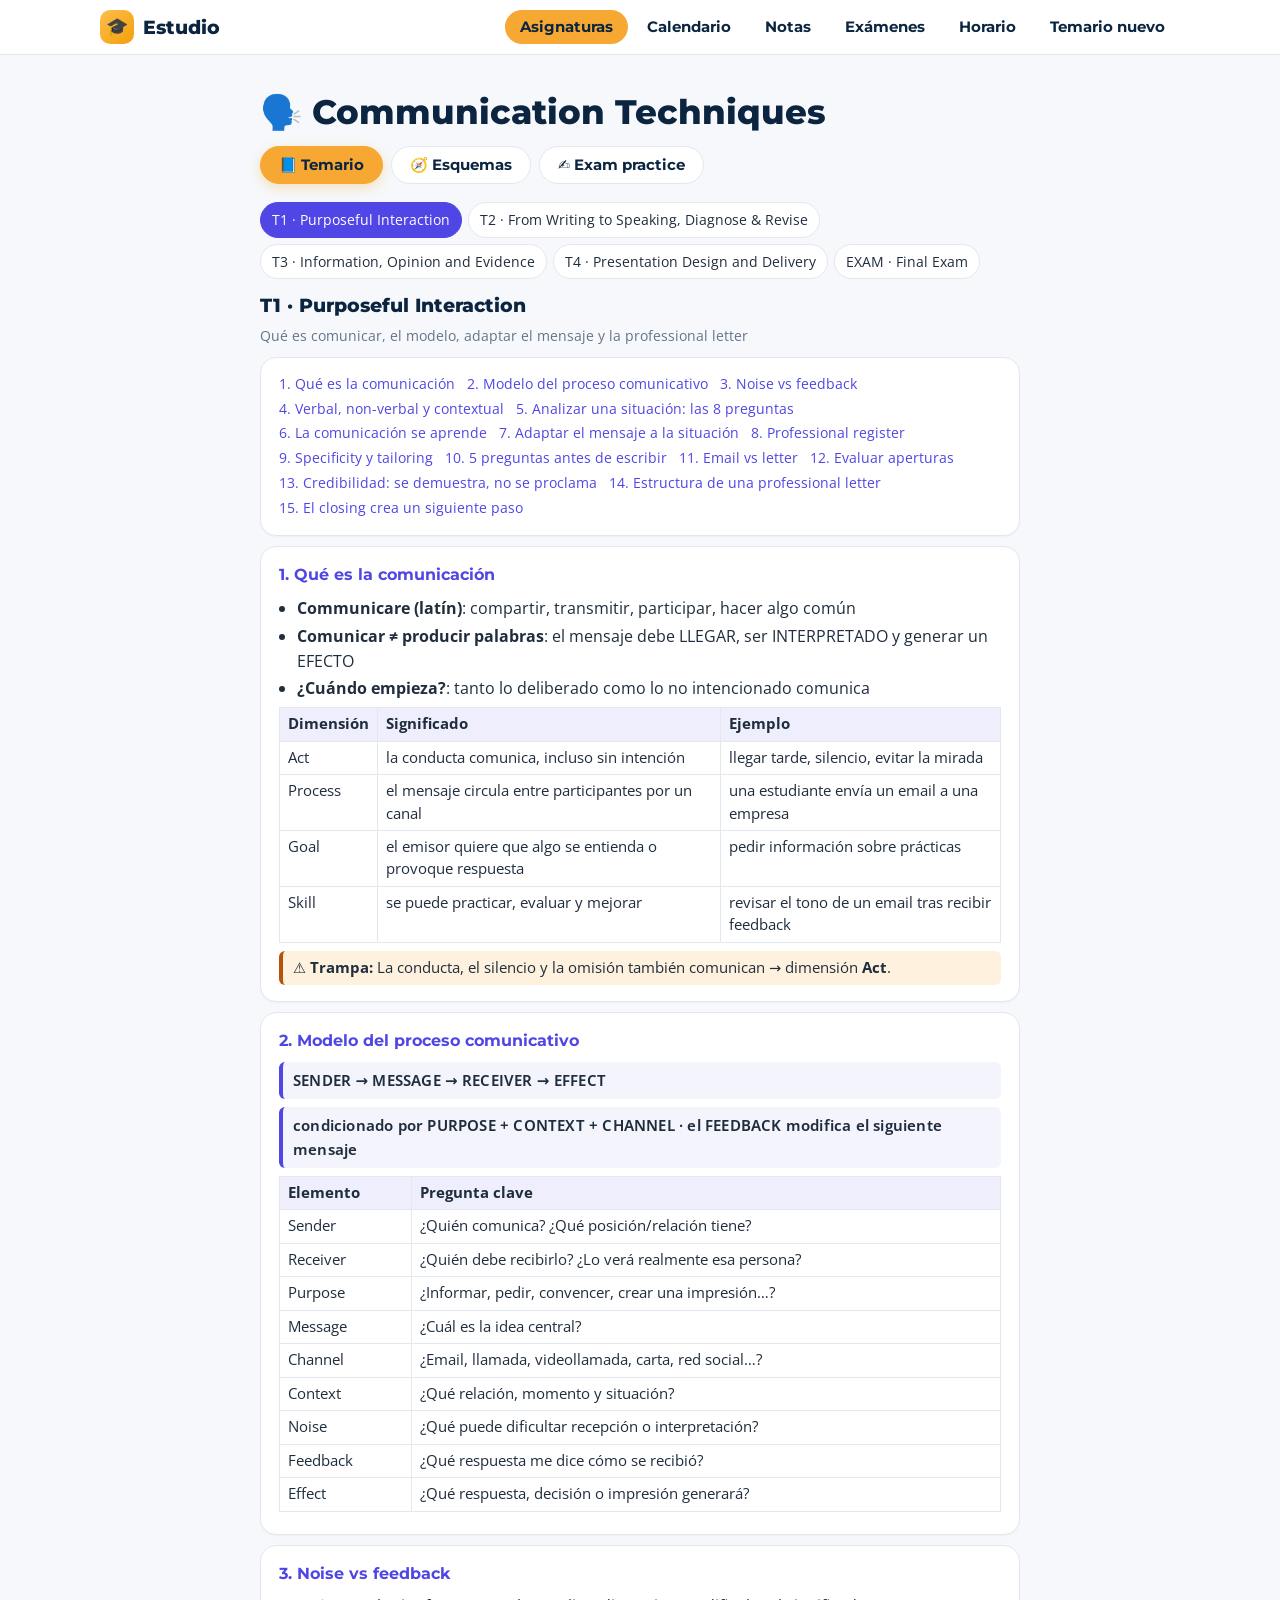
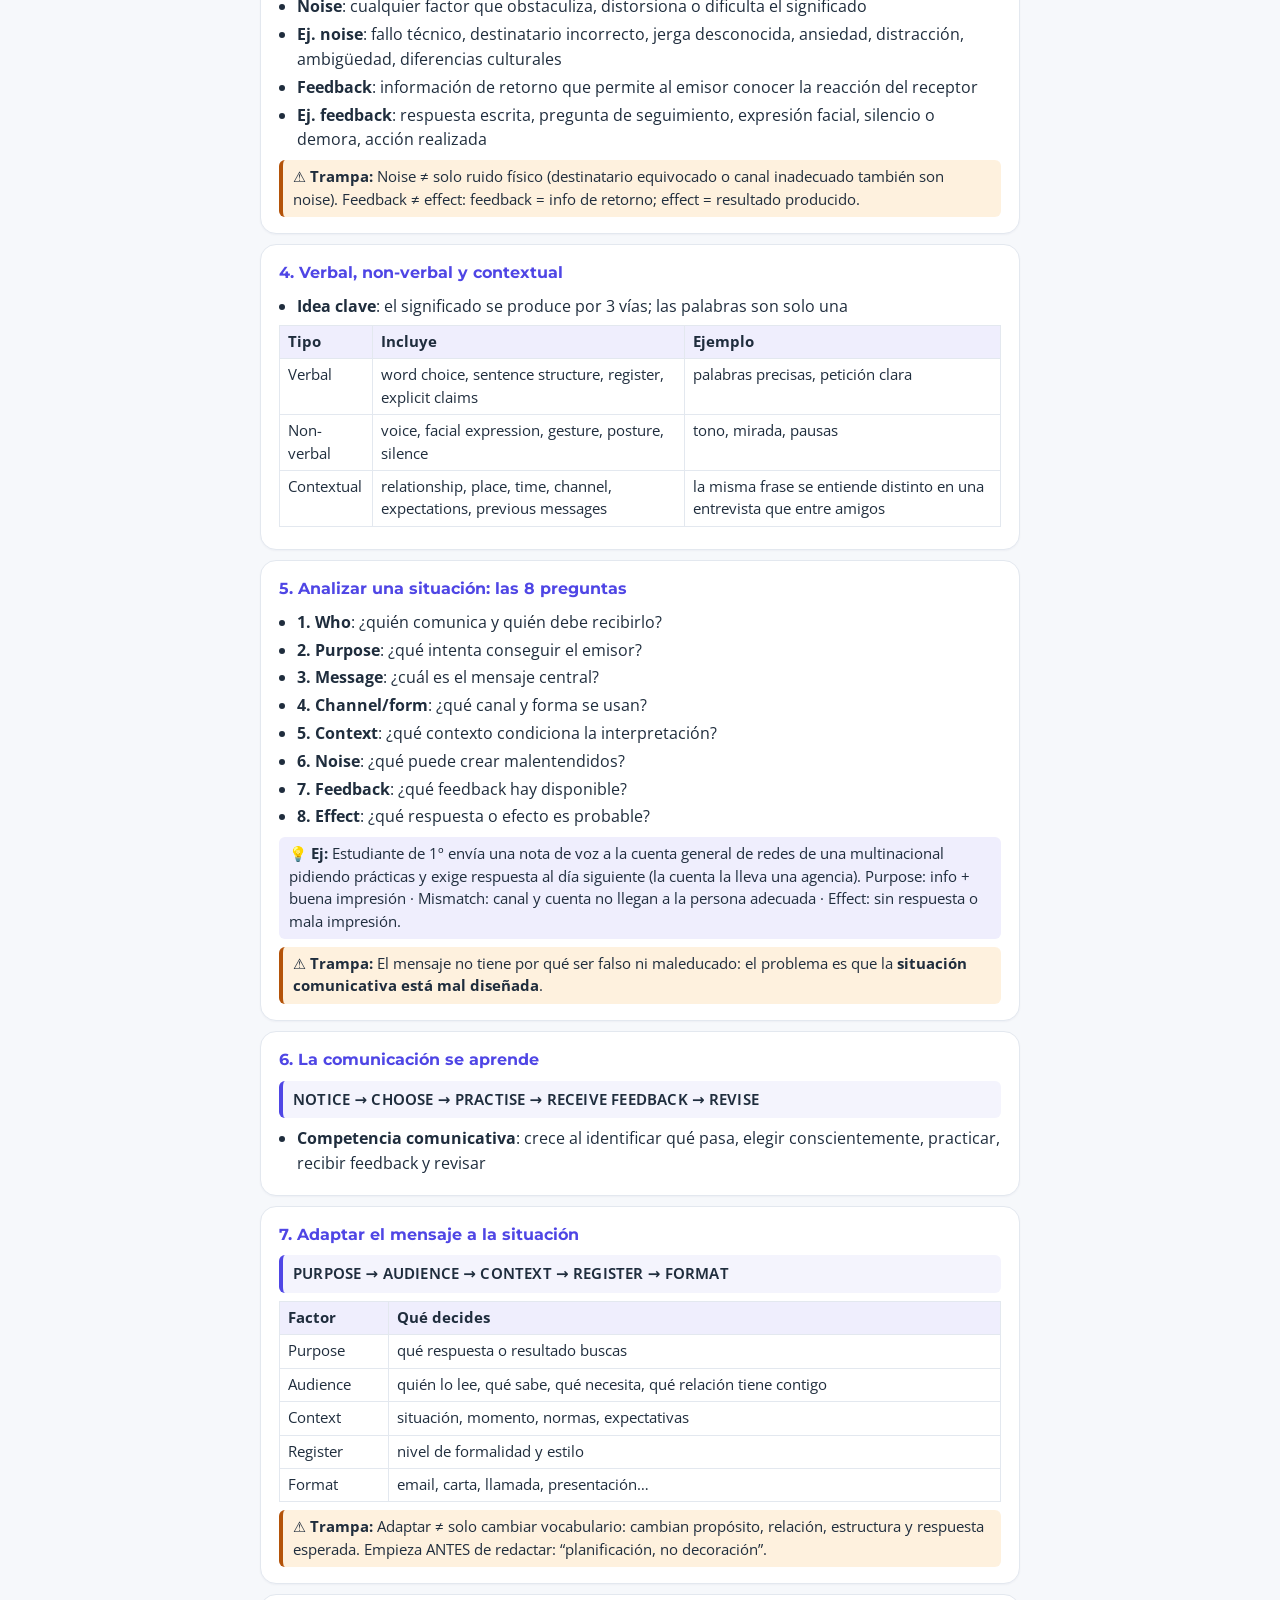
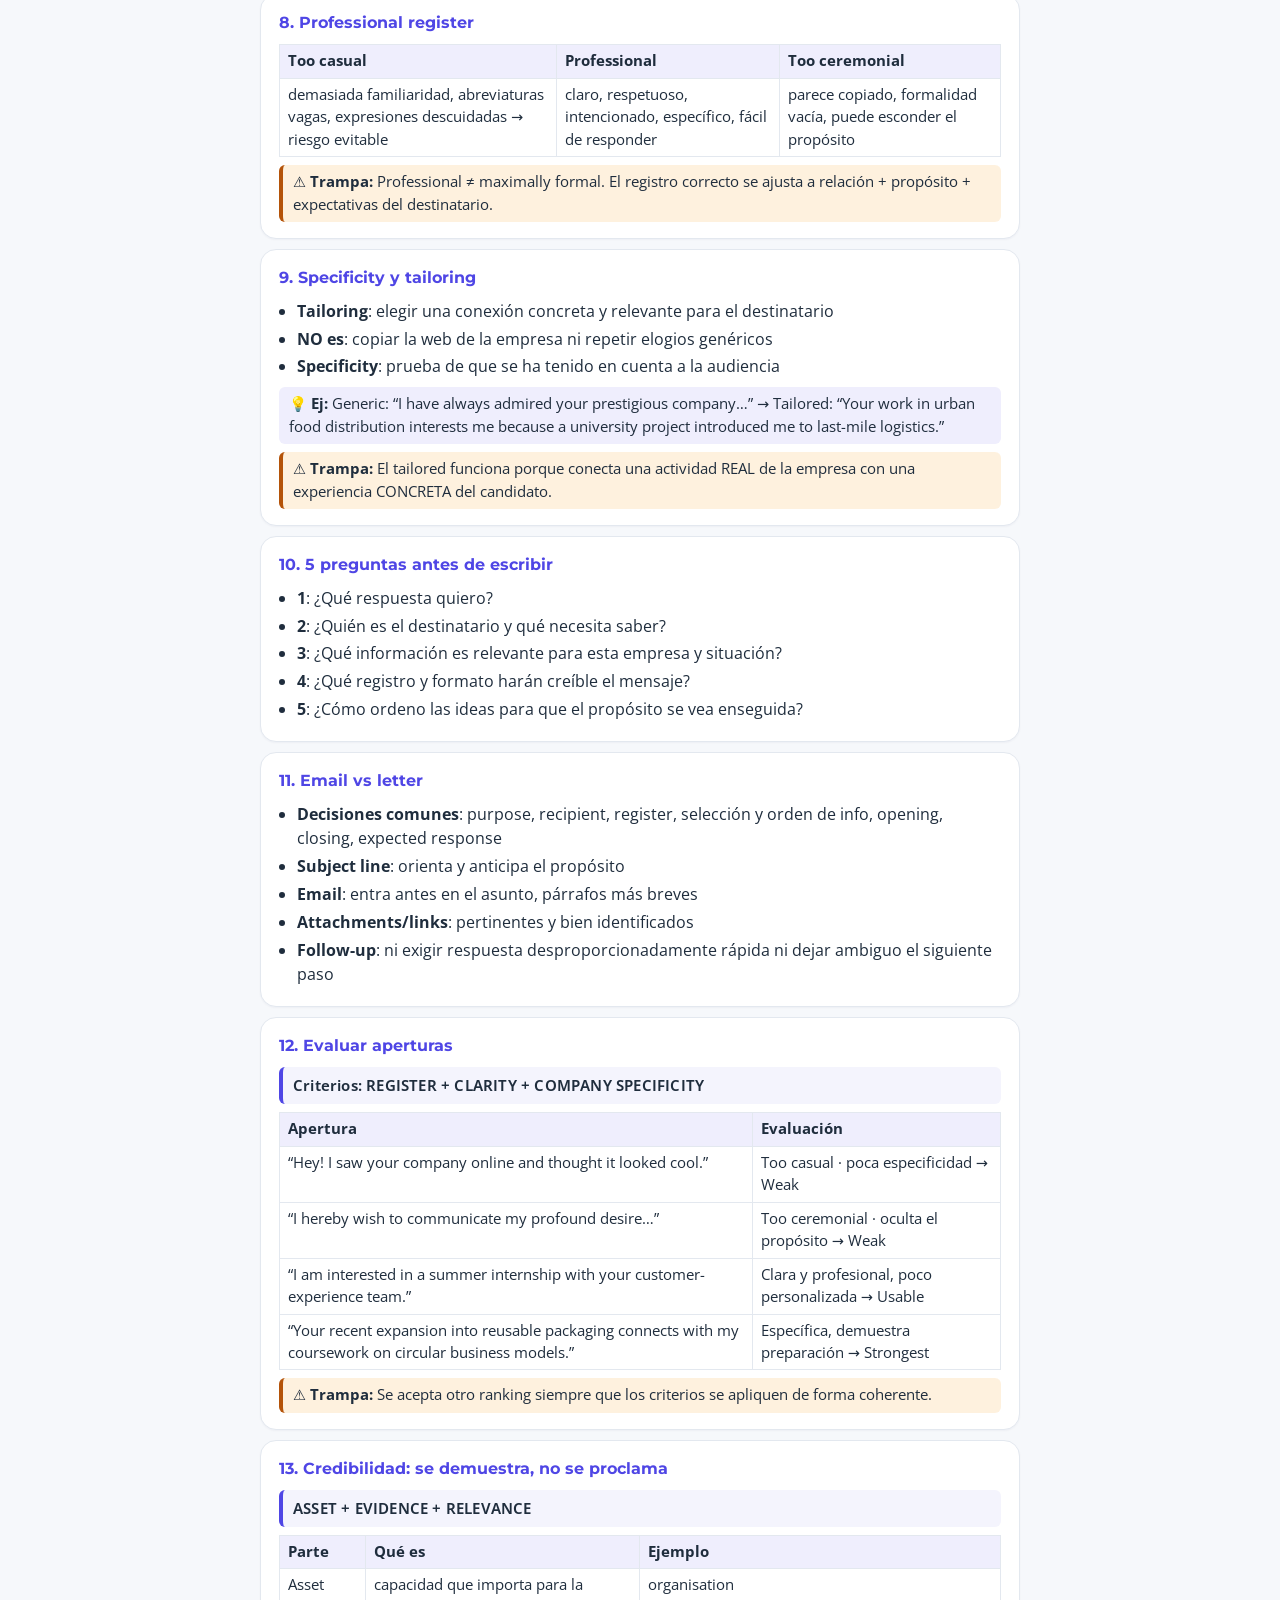
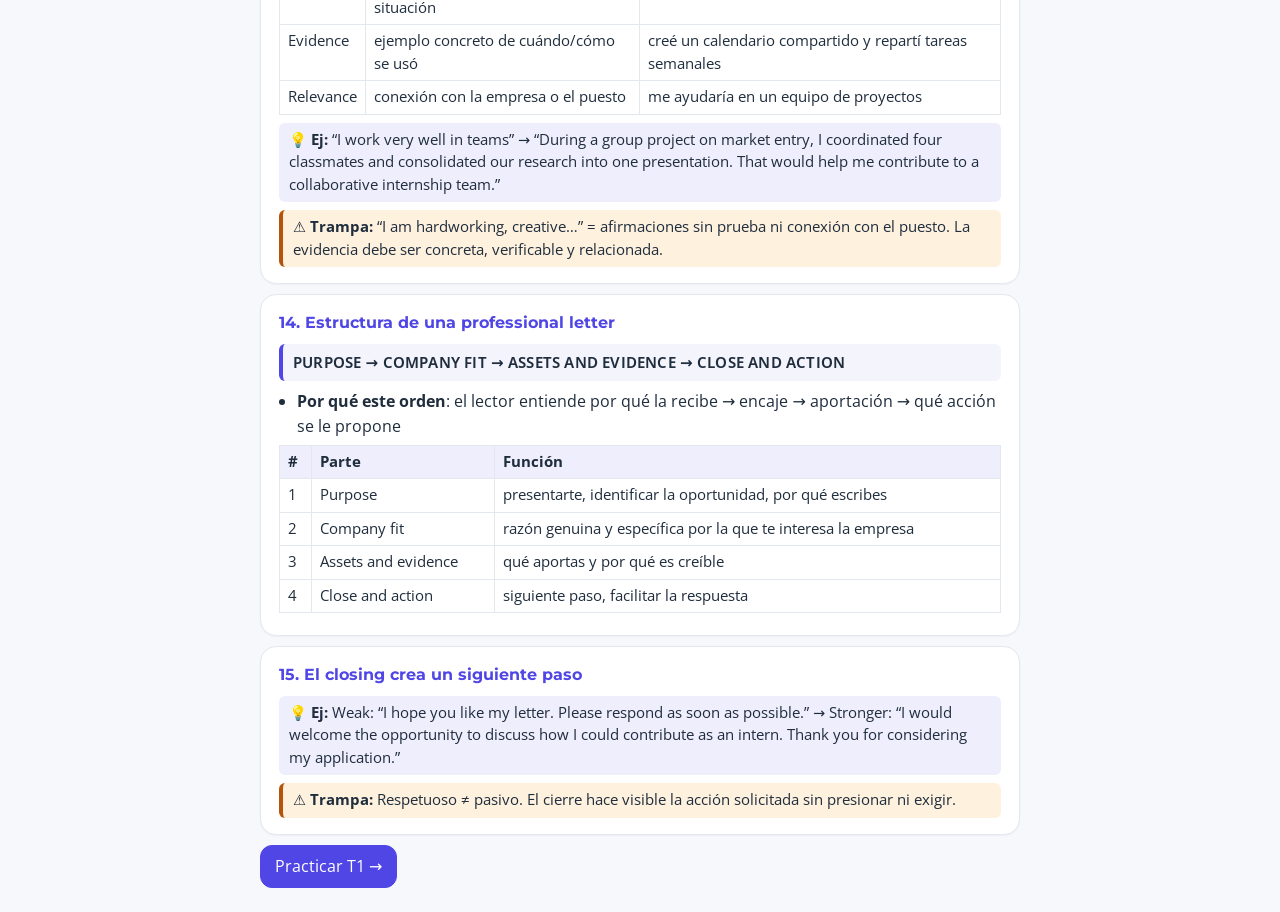
<file: communication.html>
<!DOCTYPE html>
<html lang="es" style="--sub:#4f46e5"><head><meta charset="utf-8">
<meta name="viewport" content="width=device-width, initial-scale=1, viewport-fit=cover">
<title>Communication Techniques · Estudio</title>
<style>
:root{--bg:#f7f7f4;--fg:#1c1c1a;--mut:#6b6b66;--card:#fff;--bd:#e2e0d8;--ac:#2f5bd8;--acs:rgba(47,91,216,.09);--ok:#1d8a4b;--oks:rgba(29,138,75,.1);--ko:#c0392b;--kos:rgba(192,57,43,.1);--tr:#9a6a00;--trs:rgba(242,194,0,.14);--fx:#f1f3fb;box-sizing:border-box;color-scheme:light}
@media (prefers-color-scheme:dark){:root:not([data-theme="light"]){--bg:#16171a;--fg:#ececea;--mut:#9a9a94;--card:#1f2024;--bd:#33343a;--ac:#7c9cff;--acs:rgba(124,156,255,.12);--ok:#4cc27f;--oks:rgba(76,194,127,.12);--ko:#ff7b6b;--kos:rgba(255,123,107,.12);--tr:#f2c94c;--trs:rgba(242,201,76,.1);--fx:#262935;color-scheme:dark}}
:root[data-theme="dark"]{--bg:#16171a;--fg:#ececea;--mut:#9a9a94;--card:#1f2024;--bd:#33343a;--ac:#7c9cff;--acs:rgba(124,156,255,.12);--ok:#4cc27f;--oks:rgba(76,194,127,.12);--ko:#ff7b6b;--kos:rgba(255,123,107,.12);--tr:#f2c94c;--trs:rgba(242,201,76,.1);--fx:#262935;color-scheme:dark}
body{margin:0;background:var(--bg);color:var(--fg);font:16px/1.5 system-ui,-apple-system,"Segoe UI",sans-serif}
main{max-width:760px;margin:0 auto;padding:16px}
h1{font-size:22px;margin:4px 0 12px}h2{font-size:19px;margin:6px 0 10px}h3{font-size:16px;margin:0 0 8px;color:var(--ac)}
nav{display:flex;gap:6px;flex-wrap:wrap;margin-bottom:14px}
button{font:inherit;border:1px solid var(--bd);background:var(--card);color:var(--fg);padding:8px 14px;border-radius:10px;cursor:pointer}
button.on,button.pri{background:var(--ac);border-color:var(--ac);color:#fff}
button:disabled{opacity:.55;cursor:default}
.chips{display:flex;gap:6px;flex-wrap:wrap;margin:6px 0 12px}.chips button{padding:6px 11px;font-size:14px}
.card{background:var(--card);border:1px solid var(--bd);border-radius:12px;padding:12px 14px;margin:10px 0;overflow-x:auto}
.mut{color:var(--mut);font-size:14px}.ok{color:var(--ok)}.ko{color:var(--ko)}
ul.k{margin:0;padding-left:18px}ul.k li{margin:3px 0}
.fx{background:var(--fx);border-left:4px solid var(--ac);border-radius:6px;padding:7px 10px;margin:8px 0;font-weight:650;font-size:15px;letter-spacing:.2px}
.ej{font-size:14.5px;margin:8px 0 0;padding:6px 10px;border-radius:6px;background:var(--acs)}
.tr{font-size:14.5px;margin:8px 0 0;padding:6px 10px;border-radius:6px;background:var(--trs);border-left:4px solid var(--tr)}
.topic-h{margin:2px 0 4px}.topic-sub{margin:0 0 8px}
.toc{display:flex;flex-wrap:wrap;gap:4px 12px;font-size:13.5px}.toc a{color:var(--ac);text-decoration:none}
table{border-collapse:collapse;width:100%;font-size:14.5px;margin:6px 0}td,th{border:1px solid var(--bd);padding:5px 8px;text-align:left;vertical-align:top}th{background:var(--acs)}
.opt{display:flex;gap:10px;align-items:flex-start;width:100%;text-align:left;margin:6px 0;padding:10px 12px}
.opt .l{font-weight:800;color:var(--ac);min-width:18px}
.opt.good{border-color:var(--ok);background:var(--oks)}.opt.bad{border-color:var(--ko);background:var(--kos)}
textarea{font:inherit;width:100%;box-sizing:border-box;min-height:110px;padding:10px;border-radius:10px;border:1px solid var(--bd);background:var(--card);color:var(--fg);margin:8px 0;resize:vertical}
.row{display:flex;gap:8px;flex-wrap:wrap;margin:8px 0;align-items:center}
.fb{margin-top:10px;padding:10px 12px;border-radius:10px;border:1px solid var(--bd)}
.fb.good{border-color:var(--ok);background:var(--oks)}.fb.bad{border-color:var(--ko);background:var(--kos)}.fb.mid{border-color:var(--tr);background:var(--trs)}
.tag{display:inline-block;font-size:12px;padding:1px 8px;border-radius:99px;background:var(--acs);color:var(--ac);font-weight:600}
.bar{height:6px;background:var(--bd);border-radius:6px;overflow:hidden;margin:4px 0 10px}.bar i{display:block;height:100%;background:var(--ac)}
.case{background:var(--fx);border:1px dashed var(--bd);border-radius:8px;padding:10px 12px;margin:6px 0 10px;font-size:15px;font-family:Georgia,"Times New Roman",serif}
details summary{cursor:pointer}
label.r{display:inline-flex;gap:6px;align-items:center;margin-right:12px;font-size:15px}
.home{display:inline-block;margin:2px 0 6px;color:var(--ac);text-decoration:none;font-size:14.5px;font-weight:600}.home:hover{text-decoration:underline}</style><link rel="preconnect" href="https://fonts.googleapis.com"><link rel="preconnect" href="https://fonts.gstatic.com" crossorigin>
<link href="https://fonts.googleapis.com/css2?family=Montserrat:wght@700;800&family=Open+Sans:wght@400;600;700&display=swap" rel="stylesheet">
<link rel="stylesheet" href="claro.css">
</head><body>
<header class="top"><div class="in"><a class="brand" href="index.html"><i>🎓</i><span>Estudio</span></a><div class="tabs"><a class="on" href="asignaturas.html">Asignaturas</a><a href="agenda.html">Calendario</a><a href="notas.html">Notas</a><a href="modelos.html">Exámenes</a><a href="horario.html">Horario</a><a href="actualizar.html">Temario nuevo</a></div></div></header>
<main>
<h1>🗣️ Communication Techniques</h1>
<nav id="nav"></nav>
<div id="view"></div>
</main>
<script src="communication-aula.js"></script>
<script>
const $=s=>document.querySelector(s);
const esc=s=>String(s).replace(/[&<>"]/g,c=>({'&':'&amp;','<':'&lt;','>':'&gt;','"':'&quot;'}[c]));
const shuf=a=>a.map(x=>[Math.random(),x]).sort((p,q)=>p[0]-q[0]).map(x=>x[1]);
const norm=s=>String(s).toLowerCase().normalize('NFD').replace(/[̀-ͯ]/g,'').replace(/[^a-z0-9%]+/g,' ').trim();
const LS={get(k,d){try{const v=localStorage.getItem(k);return v?JSON.parse(v):d}catch(e){return d}},set(k,v){try{localStorage.setItem(k,JSON.stringify(v))}catch(e){}}};
let P=LS.get('ct-prog',{});
function rec(t,ok){const x=P[t]=P[t]||{ok:0,n:0};x.n++;if(ok)x.ok++;LS.set('ct-prog',P)}

/* ================= TEMARIO (esquemático) =================
 s: {h: título, k: [[concepto, explicación]], tbl: tabla, f: [esquemas], ej: ejemplo, tr: trampa de examen} */
const T=[
{n:'T1',t:'Purposeful Interaction',d:'Qué es comunicar, el modelo, adaptar el mensaje y la professional letter',s:[
{h:'Qué es la comunicación',k:[['Communicare (latín)','compartir, transmitir, participar, hacer algo común'],['Comunicar ≠ producir palabras','el mensaje debe LLEGAR, ser INTERPRETADO y generar un EFECTO'],['¿Cuándo empieza?','tanto lo deliberado como lo no intencionado comunica']],tbl:[['Dimensión','Significado','Ejemplo'],['Act','la conducta comunica, incluso sin intención','llegar tarde, silencio, evitar la mirada'],['Process','el mensaje circula entre participantes por un canal','una estudiante envía un email a una empresa'],['Goal','el emisor quiere que algo se entienda o provoque respuesta','pedir información sobre prácticas'],['Skill','se puede practicar, evaluar y mejorar','revisar el tono de un email tras recibir feedback']],tr:'La conducta, el silencio y la omisión también comunican → dimensión <b>Act</b>.'},
{h:'Modelo del proceso comunicativo',f:['SENDER → MESSAGE → RECEIVER → EFFECT','condicionado por PURPOSE + CONTEXT + CHANNEL · el FEEDBACK modifica el siguiente mensaje'],tbl:[['Elemento','Pregunta clave'],['Sender','¿Quién comunica? ¿Qué posición/relación tiene?'],['Receiver','¿Quién debe recibirlo? ¿Lo verá realmente esa persona?'],['Purpose','¿Informar, pedir, convencer, crear una impresión…?'],['Message','¿Cuál es la idea central?'],['Channel','¿Email, llamada, videollamada, carta, red social…?'],['Context','¿Qué relación, momento y situación?'],['Noise','¿Qué puede dificultar recepción o interpretación?'],['Feedback','¿Qué respuesta me dice cómo se recibió?'],['Effect','¿Qué respuesta, decisión o impresión generará?']]},
{h:'Noise vs feedback',k:[['Noise','cualquier factor que obstaculiza, distorsiona o dificulta el significado'],['Ej. noise','fallo técnico, destinatario incorrecto, jerga desconocida, ansiedad, distracción, ambigüedad, diferencias culturales'],['Feedback','información de retorno que permite al emisor conocer la reacción del receptor'],['Ej. feedback','respuesta escrita, pregunta de seguimiento, expresión facial, silencio o demora, acción realizada']],tr:'Noise ≠ solo ruido físico (destinatario equivocado o canal inadecuado también son noise). Feedback ≠ effect: feedback = info de retorno; effect = resultado producido.'},
{h:'Verbal, non-verbal y contextual',k:[['Idea clave','el significado se produce por 3 vías; las palabras son solo una']],tbl:[['Tipo','Incluye','Ejemplo'],['Verbal','word choice, sentence structure, register, explicit claims','palabras precisas, petición clara'],['Non-verbal','voice, facial expression, gesture, posture, silence','tono, mirada, pausas'],['Contextual','relationship, place, time, channel, expectations, previous messages','la misma frase se entiende distinto en una entrevista que entre amigos']]},
{h:'Analizar una situación: las 8 preguntas',k:[['1. Who','¿quién comunica y quién debe recibirlo?'],['2. Purpose','¿qué intenta conseguir el emisor?'],['3. Message','¿cuál es el mensaje central?'],['4. Channel/form','¿qué canal y forma se usan?'],['5. Context','¿qué contexto condiciona la interpretación?'],['6. Noise','¿qué puede crear malentendidos?'],['7. Feedback','¿qué feedback hay disponible?'],['8. Effect','¿qué respuesta o efecto es probable?']],ej:'Estudiante de 1º envía una nota de voz a la cuenta general de redes de una multinacional pidiendo prácticas y exige respuesta al día siguiente (la cuenta la lleva una agencia). Purpose: info + buena impresión · Mismatch: canal y cuenta no llegan a la persona adecuada · Effect: sin respuesta o mala impresión.',tr:'El mensaje no tiene por qué ser falso ni maleducado: el problema es que la <b>situación comunicativa está mal diseñada</b>.'},
{h:'La comunicación se aprende',f:['NOTICE → CHOOSE → PRACTISE → RECEIVE FEEDBACK → REVISE'],k:[['Competencia comunicativa','crece al identificar qué pasa, elegir conscientemente, practicar, recibir feedback y revisar']]},
{h:'Adaptar el mensaje a la situación',f:['PURPOSE → AUDIENCE → CONTEXT → REGISTER → FORMAT'],tbl:[['Factor','Qué decides'],['Purpose','qué respuesta o resultado buscas'],['Audience','quién lo lee, qué sabe, qué necesita, qué relación tiene contigo'],['Context','situación, momento, normas, expectativas'],['Register','nivel de formalidad y estilo'],['Format','email, carta, llamada, presentación…']],tr:'Adaptar ≠ solo cambiar vocabulario: cambian propósito, relación, estructura y respuesta esperada. Empieza ANTES de redactar: “planificación, no decoración”.'},
{h:'Professional register',tbl:[['Too casual','Professional','Too ceremonial'],['demasiada familiaridad, abreviaturas vagas, expresiones descuidadas → riesgo evitable','claro, respetuoso, intencionado, específico, fácil de responder','parece copiado, formalidad vacía, puede esconder el propósito']],tr:'Professional ≠ maximally formal. El registro correcto se ajusta a relación + propósito + expectativas del destinatario.'},
{h:'Specificity y tailoring',k:[['Tailoring','elegir una conexión concreta y relevante para el destinatario'],['NO es','copiar la web de la empresa ni repetir elogios genéricos'],['Specificity','prueba de que se ha tenido en cuenta a la audiencia']],ej:'Generic: “I have always admired your prestigious company…” → Tailored: “Your work in urban food distribution interests me because a university project introduced me to last-mile logistics.”',tr:'El tailored funciona porque conecta una actividad REAL de la empresa con una experiencia CONCRETA del candidato.'},
{h:'5 preguntas antes de escribir',k:[['1','¿Qué respuesta quiero?'],['2','¿Quién es el destinatario y qué necesita saber?'],['3','¿Qué información es relevante para esta empresa y situación?'],['4','¿Qué registro y formato harán creíble el mensaje?'],['5','¿Cómo ordeno las ideas para que el propósito se vea enseguida?']]},
{h:'Email vs letter',k:[['Decisiones comunes','purpose, recipient, register, selección y orden de info, opening, closing, expected response'],['Subject line','orienta y anticipa el propósito'],['Email','entra antes en el asunto, párrafos más breves'],['Attachments/links','pertinentes y bien identificados'],['Follow-up','ni exigir respuesta desproporcionadamente rápida ni dejar ambiguo el siguiente paso']]},
{h:'Evaluar aperturas',f:['Criterios: REGISTER + CLARITY + COMPANY SPECIFICITY'],tbl:[['Apertura','Evaluación'],['“Hey! I saw your company online and thought it looked cool.”','Too casual · poca especificidad → Weak'],['“I hereby wish to communicate my profound desire…”','Too ceremonial · oculta el propósito → Weak'],['“I am interested in a summer internship with your customer-experience team.”','Clara y profesional, poco personalizada → Usable'],['“Your recent expansion into reusable packaging connects with my coursework on circular business models.”','Específica, demuestra preparación → Strongest']],tr:'Se acepta otro ranking siempre que los criterios se apliquen de forma coherente.'},
{h:'Credibilidad: se demuestra, no se proclama',f:['ASSET + EVIDENCE + RELEVANCE'],tbl:[['Parte','Qué es','Ejemplo'],['Asset','capacidad que importa para la situación','organisation'],['Evidence','ejemplo concreto de cuándo/cómo se usó','creé un calendario compartido y repartí tareas semanales'],['Relevance','conexión con la empresa o el puesto','me ayudaría en un equipo de proyectos']],ej:'“I work very well in teams” → “During a group project on market entry, I coordinated four classmates and consolidated our research into one presentation. That would help me contribute to a collaborative internship team.”',tr:'“I am hardworking, creative…” = afirmaciones sin prueba ni conexión con el puesto. La evidencia debe ser concreta, verificable y relacionada.'},
{h:'Estructura de una professional letter',f:['PURPOSE → COMPANY FIT → ASSETS AND EVIDENCE → CLOSE AND ACTION'],tbl:[['#','Parte','Función'],['1','Purpose','presentarte, identificar la oportunidad, por qué escribes'],['2','Company fit','razón genuina y específica por la que te interesa la empresa'],['3','Assets and evidence','qué aportas y por qué es creíble'],['4','Close and action','siguiente paso, facilitar la respuesta']],k:[['Por qué este orden','el lector entiende por qué la recibe → encaje → aportación → qué acción se le propone']]},
{h:'El closing crea un siguiente paso',ej:'Weak: “I hope you like my letter. Please respond as soon as possible.” → Stronger: “I would welcome the opportunity to discuss how I could contribute as an intern. Thank you for considering my application.”',tr:'Respetuoso ≠ pasivo. El cierre hace visible la acción solicitada sin presionar ni exigir.'}]},

{n:'T2',t:'From Writing to Speaking, Diagnose & Revise',d:'Voz y entrega oral · diagnosticar y revisar mensajes',s:[
{h:'La voz transmite significado',tbl:[['Elemento','Función','Uso adecuado'],['Pace','velocidad del habla','rápido para mantener atención, lento para ser inteligible'],['Pauses','silencios que organizan','separar ideas, dar espacio a lo importante'],['Stress','énfasis en palabras/ideas','que se detecte lo clave'],['Pitch and rhythm','variación de tono y ritmo','evitar sonar mecánico o monótono']]},
{h:'Intelligibility vs credibility',k:[['Intelligibility','¿pueden OÍR y COMPRENDER? → sonidos completos, frases manejables, volumen audible, finales claros, pace controlado'],['Credibility','¿transmite CONFIANZA y seriedad? → tono natural (no ceremonial), claims específicas, entrega calmada, conexión con el receptor']],tr:'Un mensaje puede ser audible pero poco creíble, o seguro pero difícil de entender. “Clarity is more than pronunciation.”'},
{h:'Conceptos de comunicación oral',tbl:[['Concepto','Significado','Ejemplo'],['Diction','pronunciación clara + elección apropiada de palabras','pronunciar cada sílaba de “particularly”'],['Enunciation','articular sonidos individuales','que se oiga la /t/ final de “worked”'],['Elocution','técnica global de hablar','apertura clara, tono estable, cierre intencionado'],['Projection','llevar la voz a los oyentes sin gritar','que te oigan al fondo de la sala'],['Pace and pauses','velocidad y silencios','pausa tras la idea principal'],['Intonation and stress','tono y énfasis para señalar significado','enfatizar “customer retention”']],tr:'Diction = pronunciación + palabras · Enunciation = sonidos concretos · Elocution = técnica global. Diction y enunciation se solapan (overlap).'},
{h:'Non-verbal choices',k:[['Cámara','mirar a cámara lo suficiente para dirigirte al oyente'],['Postura','estable, que no distraiga'],['Expresión facial','acorde con la situación profesional'],['Gestos','que no compitan con las palabras']],tr:'Lo no verbal debe APOYAR el mensaje, no ser el centro de atención.'},
{h:'Cómo ensayar una intervención oral',k:[['1','dilo una vez sin cronometrar'],['2','identifica la proposición central y la evidencia más sólida'],['3','elimina lo que no sirve al destinatario'],['4','ensaya en voz alta: ajusta pace, pauses, stress'],['5','graba una toma continua que suene natural']],tr:'El objetivo NO es una perfección artificial, sino mejores decisiones y una entrega natural y comprensible. (Referencia de clase: <i>Singin’ in the Rain</i>.)'},
{h:'Diagnosticar antes de reescribir',f:['SITUATION → PROBLEM → EFFECT → PRIORITY → REVISION'],k:[['Idea','no basta con decir “bad”: situación → problema concreto → efecto → qué corregir primero → revisión']]},
{h:'Empezar por la situación',k:[['1','¿Quién comunica y a quién?'],['2','¿Qué respuesta busca el emisor?'],['3','¿Qué canal, género y contexto condicionan el mensaje?'],['4','¿Qué necesita el receptor para responder?'],['5','¿Qué efecto producirá el mensaje actual?']]},
{h:'Seis problemas recurrentes',tbl:[['Área','Problema','Qué observar'],['Content & audience','1. Missing or irrelevant content','falta info o sobran detalles'],['Content & audience','2. Audience/recipient mismatch','no va a quien puede actuar'],['Clarity & tone','3. Ambiguity or imprecision','no se sabe qué se pide o afirma'],['Clarity & tone','4. Tone or register mismatch','demasiado informal, agresivo, ceremonial o distante'],['Structure & reasoning','5. Disordered structure','ideas sin orden'],['Structure & reasoning','6. Unsupported or inconsistent reasoning','afirmaciones sin razones ni coherencia']]},
{h:'Evidencias del problema según el modo',tbl:[['Message evidence','Delivery / form evidence'],['info ausente o irrelevante, detalles equivocados, wording ambiguo, tono inadecuado, secuencia débil','canal inadecuado, voz poco clara, non-verbal distractor, visual ilegible, formato, technical noise']]},
{h:'Justificar el diagnóstico con efectos',k:[['Clave','el EFECTO conecta la evidencia con el juicio']],tbl:[['Débil','Sólido'],['“The email is rude.” / “Not professional.”','“The message transfers responsibility to the recipient without identifying the missed content. The vague subject and disproportionate request make a useful answer less likely.”'],['“The subject line is bad.”','“The subject ‘Important’ does not identify the topic, so the recipient cannot assess purpose or urgency before opening it.”']]},
{h:'Caso: “send me everything”',ej:'Subject “Important”. El alumno faltó a varias clases y pide TODOS los materiales y que le expliquen todo cuanto antes.',k:[['Problema 1','propósito no delimitado: “everything” traslada una tarea enorme al profesor'],['Problema 2','subject line vago'],['Problema 3','no demuestra haber consultado antes los recursos'],['Efecto','menos probable una respuesta rápida y útil'],['Revisión','pregunta concreta sobre lo que sigue sin entender tras revisar AulaESCI → mejora task fulfilment, recipient adaptation y probabilidad de respuesta']]},
{h:'Cómo formular una buena revisión',f:['CHANGE (qué cambias) + WHY (qué problema resuelve y qué mejora)'],ej:'“I would replace [elemento] with [cambio concreto]. This improves [concepto] because [efecto esperado en el receptor].”',tr:'“Make it more professional” es demasiado general. Di QUÉ frase, contenido, canal u orden cambias y QUÉ efecto tendría.'}]},

{n:'T3',t:'Information, Opinion and Evidence',d:'Hechos vs juicios, evidencia, tesis · argumentación y retórica',s:[
{h:'Communicative intent',k:[['Pregunta central','What is the message asking us to accept?']],tbl:[['Intención','Objetivo','Ejemplo'],['Inform','hacer comprensible la información','a qué hora empieza un seminario'],['Persuade','influir en un juicio o acción','defender que un horario mejora la participación'],['Create','producir un efecto expresivo','pieza narrativa o artística']]},
{h:'Fact vs evaluative claim',tbl:[['Fact','Evaluative claim'],['se puede comprobar con evidencia','expresa un juicio; necesita razones y apoyo'],['“The seminar begins at 10:00.”','“Morning seminars produce better discussion.”']],tr:'Una evaluative claim no es necesariamente falsa: simplemente no se demuestra sola.'},
{h:'The support chain',f:['CLAIM → REASON → EVIDENCE → EXPLANATION → QUALIFICATION'],tbl:[['Elemento','Qué es','Pregunta'],['Claim','posición que defiendes','¿qué quiero que acepte?'],['Reason','por qué podría ser correcta','¿por qué aceptarla?'],['Evidence','dato, ejemplo o fuente que apoya la razón','¿qué prueba la respalda?'],['Explanation','cómo la evidencia apoya la claim','¿qué demuestra exactamente?'],['Qualification','límite o condición','¿cuándo es válida? ¿qué NO puedo afirmar?']],tr:'La evidencia no habla por sí sola: hay que explicar qué demuestra y sus límites.'},
{h:'5 criterios para evaluar evidencia',tbl:[['Criterio','Pregunta','Error típico'],['Relevance','¿apoya EXACTAMENTE la claim?','dato del tema que no prueba el argumento'],['Credibility','¿se puede comprobar fuente y método?','aceptar algo sin saber quién lo hizo ni cómo'],['Sufficiency','¿hay bastante? ¿un caso = patrón?','generalizar desde un caso o muestra pequeña'],['Interpretation','¿la conclusión va más allá de los datos?','correlación → causalidad'],['Context','¿qué info ausente cambiaría el sentido?','ignorar muestra, fecha, comparación']]},
{h:'Popularity is not proof of effectiveness',ej:'Vídeo universitario con 80.000 views → “el vídeo corto es el formato más eficaz para info académica compleja”. Sabemos: alcance alto. No sabemos: comprensión, si lo vio el público previsto, comparación con otros formatos. Conclusión defendible: llegó a mucha gente; faltan pruebas sobre lo bien que explicó.',tr:'Views miden ALCANCE/exposición, no comprensión, aprendizaje, persuasión ni efectividad.'},
{h:'Misinformation vs disinformation',tbl:[['Misinformation','Disinformation'],['falsa o inexacta, compartida SIN intención de engañar (puede dañar igual)','falsa o manipulada, creada/compartida DELIBERADAMENTE para engañar']],tr:'La diferencia es la INTENCIÓN, no el efecto: la misinformation también puede causar daño.'},
{h:'Scepticism vs relativism',tbl:[['Scepticism','Relativism'],['pregunta qué evidencia respalda la claim y qué sigue siendo incierto','trata todas las claims como igual de válidas']],tr:'Ser crítico ≠ decir que nada puede saberse. Scepticism examina pruebas; relativism equipara sin evaluar.'},
{h:'Five-question source check',tbl:[['Pregunta','Qué comprobar'],['Origin','quién lo produjo y con qué propósito'],['Date','¿suficientemente actual?'],['Method','cómo se obtuvo, midió o seleccionó'],['Context','qué se omitió o comparó'],['Corroboration','qué evidencia independiente lo confirma o complica']],k:[['8 pasos (infografía)','consider the source · read beyond · check the author · supporting sources · check the date · is it a joke? · check your biases · ask the experts']]},
{h:'The missing denominator',ej:'“El 80 % de 25 encuestados prefiere clases grabadas → todos los estudiantes quieren todo online.” Muestra pequeña (25), autoseleccionada, no representativa; no permite concluir “todos” ni “todo online”.',k:[['Conclusión mejor','“Most respondents in this optional online-study group preferred recorded lectures.”']],tr:'La conclusión debe tener el MISMO alcance que la evidencia.'},
{h:'Alternative explanations',k:[['Situación','la audiencia no responde ≠ lo ha rechazado'],['Alternativas','no lo vio · canal inadecuado · mal momento · acción poco clara · evento competidor'],['Pregunta clave','what evidence would distinguish each explanation?']],tr:'No elijas la primera explicación intuitiva: busca datos que discriminen entre hipótesis.'},
{h:'Qualified thesis',k:[['Tesis útil','responde a la pregunta exacta + adopta una posición + señala condición o límite']],ej:'Weak: “Social media is good and bad for communication.” → Qualified: “Social media can broaden access to public information when posts link to reliable sources, but short formats can oversimplify complex issues.”',tr:'No basta con decir que algo tiene ventajas y desventajas.'},
{h:'Qué es rhetoric',k:[['Rhetoric','elección comunicativa organizada: seleccionar medios, estructurar razones, adaptar a audiencia y momento'],['NO es','lenguaje decorativo, ganar a cualquier precio, manipular, seguridad sin contenido'],['Bien usada','hace visible el juicio: qué se afirma, por qué y con qué razones']]},
{h:'The rhetorical canon',f:['INVENTIO (encontrar) → DISPOSITIO (ordenar) → ELOCUTIO (expresar) → MEMORIA (interiorizar) → ACTIO (presentar)'],tbl:[['Etapa','Función','Pregunta'],['Inventio','encontrar claims, razones, evidencia','¿qué defiendo y con qué pruebas?'],['Dispositio','ordenar el material','¿en qué orden lo recibe el público?'],['Elocutio','expresión clara y apropiada','¿cómo lo digo con precisión?'],['Memoria','dominar la estructura sin guion','¿puedo argumentar sin leer?'],['Actio','entrega: voz, ritmo, presencia','¿cómo lo comunico oralmente?']],tr:'El canon es un <b>proceso de producción</b>: de encontrar el material a presentarlo.'},
{h:'Arrangement',tbl:[['Parte','Función'],['Opening','asunto, relevancia y dirección del argumento'],['Development','número limitado de razones, apoyadas y conectadas con la tesis'],['Conclusion','vuelve a la pregunta, juicio final con matices']],tr:'No basta con acumular datos: hay que seleccionar y ordenar.'},
{h:'Ethos, logos, pathos',tbl:[['Modo','Pregunta','Construye'],['Ethos','why should this audience regard the communicator as credible here?','credibilidad del comunicador'],['Logos','how do reasons and evidence support the conclusion?','solidez lógica'],['Pathos','which values, concerns or consequences make the issue matter?','conexión con valores y consecuencias']],k:[['Origen','Rhetoric de Aristóteles']],tr:'No son adornos para el final: son relaciones entre comunicador, razones y audiencia.'},
{h:'Kairos',k:[['Kairos','adecuación del argumento al MOMENTO y la situación'],['Riesgo','exacto y bien escrito, pero inoportuno o desproporcionado → fracasa']],tr:'“Context is part of rhetorical judgement, not background decoration.”'},
{h:'Style should serve understanding',tbl:[['Useful qualities','Common risks'],['correctness, clarity, appropriateness, concision, memorable emphasis','inflated vocabulary, vague abstraction, unexplained jargon, overstatement, ornament without purpose']],tr:'Estilo eficaz ≠ el que suena más sofisticado: es el que se entiende y se recuerda sin perder precisión.'},
{h:'¿Qué etapa del canon falla?',tbl:[['Situación','Etapa'],['muchos datos, ninguna posición clara','Inventio'],['buenas razones en orden confuso','Dispositio'],['vocabulario abstracto e inadecuado','Elocutio'],['no puede seguir sin leer cada frase','Memoria'],['se entiende en papel pero se entrega mal','Actio']]},
{h:'Persuasion vs manipulation',tbl:[['Ethical persuasion','Manipulative pressure'],['hace visible la claim','oculta el propósito real'],['apoyo relevante','distorsiona la evidencia'],['permite el escrutinio','explota el miedo sin proporción'],['representa alternativas con justicia','elimina la elección real'],['respeta la decisión de la audiencia','explota vulnerabilidades de forma encubierta']],tr:'Persuadir ≠ manipular. La persuasión ética da razones examinables y respeta la autonomía del público.'}]},

{n:'T4',t:'Presentation Design and Delivery',d:'Proposición, estructura, diapositivas, fuentes, grupo y preguntas',s:[
{h:'La central proposition',tbl:[['Topic-led','Proposition-led'],['solo nombra un área o tema','formula una posición: qué debe entender o aceptar la audiencia'],['la audiencia oye un área, no una dirección','la audiencia sabe a dónde va el argumento y por qué']],k:[['Proposition','frase COMPLETA que dice qué quiere el grupo que la audiencia entienda o acepte']],tr:'Un topic (título, área) NO es una proposition: no da dirección.'},
{h:'Una presentación es una secuencia guiada',f:['OPENING → DEVELOPMENT → CONCLUSION'],tbl:[['Parte','Función'],['Opening','crear relevancia, plantear la pregunta, anticipar la ruta'],['Development','pocos puntos conectados con evidencia interpretada'],['Conclusion','resolver la pregunta, sintetizar la importancia, terminar deliberadamente']]},
{h:'Generic vs purposeful opening',tbl:[['Generic','Purposeful'],['“Today we are going to talk about…”, explica lo obvio','crea relevancia y plantea una pregunta concreta'],['se sabe el tema, no por qué importa','se sabe por qué importa y qué se responderá']]},
{h:'Show vs say',tbl:[['SHOW (diapositiva)','SAY (orador)'],['visual o datos necesarios','interpretación'],['claim o etiqueta breve','contexto y qualification'],['atribución breve de la fuente','transición al argumento'],['una relación visible','detalles que sobrecargarían']]},
{h:'Slides support; they do not carry the speech',tbl:[['Useful slide','Overloaded slide'],['one communicative job','paragraphs to read aloud'],['visible hierarchy','decorative screenshots'],['readable text','tiny source details'],['relevant evidence','several competing ideas'],['source attribution','visual polish without purpose']],tr:'El argumento lo lleva el orador; la diapositiva solo lo apoya.'},
{h:'Evidence does not speak for itself',f:['PRESENT → INTERPRET → CONNECT'],tbl:[['Paso','Qué hacer'],['Present','nombrar la fuente y dar solo la evidencia necesaria'],['Interpret','explicar la relación, patrón o limitación que importa'],['Connect','mostrar cómo hace avanzar la proposición (no decorarla)']]},
{h:'Sources must remain visible',k:[['Nombrar fuentes','cuando su credibilidad importa'],['En la diapositiva','atribución breve para datos, imágenes y citas directas'],['Al final','diapositiva de referencias en APA 7']],tr:'Search result, platform feed o screenshot sin atribuir NO son fuentes.'},
{h:'Group coherence must be audible',k:[['1','una sola proposition y vocabulario compartido'],['2','transiciones con sentido'],['3','no repetir la introducción en cada cambio de orador'],['4','claims y evidencia coherentes entre secciones'],['5','la conclusión pertenece a todo el grupo']]},
{h:'Transitions',tbl:[['Tipo','Qué hace'],['Backward link','conecta con el punto recién establecido'],['Forward link','explica por qué la siguiente sección importa ahora'],['Concept link','mantiene la misma terminología entre oradores'],['Evidence link','muestra cómo una fuente cambia el argumento'],['Speaker handover','nombra el movimiento intelectual, no solo a la persona']],tr:'En el handover no basta con decir quién habla: di qué paso del argumento viene.'},
{h:'Individual delivery remains visible',tbl:[['Dimensión','Incluye'],['Voice','intelligibility, pace, emphasis, pauses, volumen'],['Presence','conexión con la audiencia, postura, non-verbal controlado'],['Command','dominio de tu sección sin depender de un guion completo']]},
{h:'Questions are part of communication',tbl:[['LISTEN','RESPOND'],['identifica la pregunta REAL, no la palabra que esperabas oír','respuesta concisa, reconoce la incertidumbre, conecta con el argumento central']]}]}];

const FRAMES=[['Communication (4 dimensiones)','Act · Process · Goal · Skill'],['Modelo comunicativo','Sender → Message → Receiver → Effect (+ purpose, context, channel; feedback)'],['Ciclo de mejora','Notice → Choose → Practise → Receive feedback → Revise'],['Adaptación','Purpose → Audience → Context → Register → Format'],['Evaluar una apertura','Register + Clarity + Company specificity'],['Credibilidad','Asset + Evidence + Relevance'],['Professional letter','Purpose → Company fit → Assets and evidence → Close and action'],['Voz','Pace · Pauses · Stress · Pitch and rhythm'],['Oral','Diction · Enunciation · Elocution · Projection · Pace & pauses · Intonation & stress'],['Diagnóstico','Situation → Problem → Effect → Priority → Revision'],['Revisión','Change + Why'],['6 problemas','Missing content · Recipient mismatch · Ambiguity · Tone mismatch · Disordered structure · Unsupported reasoning'],['Communicative intent','Inform · Persuade · Create'],['Support chain','Claim → Reason → Evidence → Explanation → Qualification'],['Evaluar evidencia','Relevance · Credibility · Sufficiency · Interpretation · Context'],['Source check','Origin · Date · Method · Context · Corroboration'],['Qualified thesis','Responde la pregunta + posición + condición/límite'],['Rhetorical canon','Inventio → Dispositio → Elocutio → Memoria → Actio'],['Rhetorical appeals','Ethos · Logos · Pathos (+ Kairos = momento)'],['Arrangement / presentación','Opening → Development → Conclusion'],['Evidencia en presentación','Present → Interpret → Connect'],['Transitions','Backward · Forward · Concept · Evidence link · Speaker handover'],['Individual delivery','Voice · Presence · Command'],['Preguntas','Listen → Respond']];
const DIFF=[['Feedback vs Effect','Información de retorno vs resultado producido'],['Noise vs ruido físico','Cualquier obstáculo al significado (canal, destinatario, ambigüedad…) vs solo sonido'],['Verbal vs Non-verbal vs Contextual','Palabras vs voz/gestos/silencio vs relación, lugar, momento, canal'],['Too casual vs Professional vs Too ceremonial','Demasiada familiaridad vs claro y específico vs formalidad vacía'],['Generic vs Tailored','Elogio genérico vs conexión concreta con la empresa'],['Claim vs Supported claim','Afirmación sin prueba vs asset + evidence + relevance'],['Intelligibility vs Credibility','Se oye y entiende vs transmite confianza'],['Diction vs Enunciation vs Elocution','Pronunciación + palabras vs sonidos concretos vs técnica global'],['Projection vs gritar','Llevar la voz al fondo sin forzar'],['Weak vs Strong diagnosis','Juicio general (“rude”) vs evidencia + efecto'],['Fact vs Evaluative claim','Comprobable vs juicio que necesita razones'],['Misinformation vs Disinformation','Sin intención de engañar vs deliberado'],['Scepticism vs Relativism','Examina pruebas vs todo vale igual'],['Reach vs Effectiveness','Views/exposición vs comprensión o persuasión'],['Correlation vs Causation','Relación observada vs prueba de causa (error de interpretation)'],['Weak vs Qualified thesis','“Bueno y malo” vs posición + condición'],['Inventio vs Dispositio','Encontrar material vs ordenarlo'],['Elocutio vs Actio','Expresión (palabras) vs entrega (voz, cuerpo)'],['Ethos vs Logos vs Pathos','Credibilidad vs razonamiento vs valores/consecuencias'],['Kairos','El argumento adecuado en el momento adecuado'],['Persuasion vs Manipulation','Razones visibles y elección vs presión encubierta'],['Topic-led vs Proposition-led','Área sin dirección vs frase completa con posición'],['Show vs Say','Diapositiva: dato/visual vs orador: interpretación y contexto'],['Useful vs Overloaded slide','Una función vs párrafos e ideas compitiendo'],['Source vs no-source','Fuente atribuida (APA 7) vs search result, feed, screenshot'],['Speaker handover débil vs fuerte','Nombrar a la persona vs nombrar el paso del argumento']];

/* ================= EXERCISES (English) =================
 MC: [topic, question, [a,b,c,d], correct index, explanation]
 WR: [topic, question, [key concepts (synonyms with |)], model answer] */
const MC=[
[0,'A candidate arrives late to an interview and avoids eye contact without saying anything. Which dimension of communication does this illustrate?',['Skill','Act','Goal','Process'],1,'Act: behaviour communicates, even without intention. Silence and omission also carry meaning.'],
[0,'Which dimension states that communication can be practised, assessed and improved?',['Act','Process','Skill','Goal'],2,'Skill: e.g. revising the tone of an email after receiving feedback.'],
[0,'The Latin root “communicare” means…',['To speak correctly','To share, transmit, participate and make something common','To persuade an audience','To write formally'],1,'Communication is about making something common, not just producing words.'],
[0,'According to the basic model, which sequence is correct?',['Sender → Receiver → Message → Effect','Message → Sender → Effect → Receiver','Sender → Message → Receiver → Effect','Receiver → Message → Sender → Feedback'],2,'Sender → Message → Receiver → Effect, all shaped by purpose, context and channel; feedback modifies the next message.'],
[0,'An email is sent to the wrong recipient. In the communication model this is best described as…',['Feedback','Noise','Effect','Register'],1,'Noise is anything that obstructs or distorts meaning, not only physical sound. A wrong recipient is noise.'],
[0,'What is the difference between feedback and effect?',['They are synonyms','Feedback is the return information; effect is the result produced','Feedback is always verbal; effect is non-verbal','Effect comes before the message; feedback after'],1,'Feedback = information that lets the sender know the reaction. Effect = the response, decision or impression produced.'],
[0,'A delayed reply or silence after an email can count as…',['Noise only','Feedback','Register','Purpose'],1,'Silence or delay are listed as examples of feedback.'],
[0,'“Relationship, place, time, channel, expectations and previous messages” belong to which type of communication?',['Verbal','Non-verbal','Contextual','Ceremonial'],2,'Contextual information shapes how the same words are interpreted.'],
[0,'Voice, facial expression, gesture, posture and silence are examples of…',['Verbal communication','Non-verbal communication','Contextual communication','Register'],1,'Non-verbal: everything except the words themselves and the context.'],
[0,'A first-year student sends a voice note to a multinational’s general social-media account (run by an agency) asking for an internship and demanding a reply by tomorrow. What is the MAIN problem?',['The message is rude','The message contains false information','The communicative situation is badly designed: channel and account don’t reach the right person','The student used too formal a register'],2,'The key diagnosis: the message need not be false or rude; the situation (channel, recipient, timing) is badly designed.'],
[0,'Which is the correct improvement cycle for communicative competence?',['Practise → Notice → Revise → Choose → Feedback','Notice → Choose → Practise → Receive feedback → Revise','Choose → Practise → Notice → Revise → Feedback','Notice → Revise → Practise → Choose → Feedback'],1,'Notice → Choose → Practise → Receive feedback → Revise.'],
[0,'What is the correct adaptation sequence?',['Register → Format → Purpose → Audience → Context','Purpose → Audience → Context → Register → Format','Audience → Purpose → Format → Context → Register','Format → Register → Context → Audience → Purpose'],1,'Purpose → Audience → Context → Register → Format. Adaptation begins before drafting.'],
[0,'Adapting a message to a new recipient mainly means…',['Changing a few words to sound more formal','Rethinking purpose, relationship, structure and expected response','Adding more compliments','Making it longer'],1,'Adapting is not just changing vocabulary: “a good message begins with planning, not decoration”.'],
[0,'A message “seems copied, uses empty formality and may hide its purpose”. Its register is…',['Too casual','Professional','Too ceremonial','Contextual'],2,'Too ceremonial: inflated, empty formality.'],
[0,'Which statement about professional register is correct?',['Professional means maximally formal','Professional means clear, respectful, purposeful, specific and easy to answer','Professional means avoiding any personal connection','Professional means using abbreviations to be concise'],1,'Professional ≠ maximally formal: it fits the relationship, purpose and expectations of the recipient.'],
[0,'Tailoring a letter to a company means…',['Copying information from the company website','Praising the company as “prestigious” and “leading”','Selecting a specific, relevant connection between the company and yourself','Writing a longer letter'],2,'Specificity is evidence that the audience has been considered.'],
[0,'Which opening was ranked “Strongest” in class?',['“Hey! I saw your company online and thought it looked cool.”','“I hereby wish to communicate my profound desire to collaborate with your esteemed institution.”','“I am interested in a summer internship with your customer-experience team.”','“Your recent expansion into reusable packaging connects directly with my coursework on circular business models.”'],3,'It combines appropriate register, clear purpose and real company specificity.'],
[0,'“I am interested in a summer internship with your customer-experience team” was rated as…',['Weak: too casual','Usable: clear and professional but could be more tailored','Strongest','Weak: too ceremonial'],1,'Clear and professional, but lacking a specific connection to the company.'],
[0,'The three criteria used to evaluate an opening are…',['Length + vocabulary + grammar','Register + clarity + company specificity','Ethos + logos + pathos','Tone + speed + volume'],1,'Register + Clarity + Company specificity.'],
[0,'The formula for a credible claim is…',['Claim + Reason + Qualification','Asset + Evidence + Relevance','Purpose + Audience + Format','Present + Interpret + Connect'],1,'Asset (a quality) + Evidence (concrete example) + Relevance (link to the job/company).'],
[0,'“I am hardworking, creative, responsible and an excellent communicator.” What is the problem?',['The register is too casual','They are general claims with no evidence and no link to the role','It is too short','It uses the wrong format'],1,'Credibility is demonstrated, not proclaimed: the reader cannot evaluate those qualities.'],
[0,'What is the correct order of a professional letter?',['Assets → Purpose → Close → Company fit','Purpose → Company fit → Assets and evidence → Close and action','Company fit → Purpose → Close → Assets','Purpose → Assets → Company fit → Close'],1,'Purpose → Company fit → Assets and evidence → Close and action.'],
[0,'Which closing is stronger?',['“I hope you like my letter. Please respond as soon as possible.”','“Reply ASAP.”','“I would welcome the opportunity to discuss how I could contribute as an intern. Thank you for considering my application.”','“Thanks.”'],2,'It makes the next step visible without pressure. Respectful ≠ passive.'],
[0,'In an email, the subject line should…',['Be as short as possible, e.g. “Hi”','Orient the recipient and anticipate the purpose','Say “Important” to attract attention','Be left empty for formal messages'],1,'The subject line orients the recipient and anticipates the purpose.'],
[1,'Which element of the voice refers to the speed of speech?',['Stress','Pitch','Pace','Projection'],2,'Pace: fast enough to hold attention, slow enough to be intelligible.'],
[1,'Emphasising key words so the audience detects the important information is…',['Pause','Stress','Pace','Enunciation'],1,'Stress = emphasis on words or ideas.'],
[1,'Varying pitch and rhythm mainly helps to…',['Speak faster','Avoid a memorised speech sounding mechanical or monotonous','Project the voice','Reduce noise'],1,'Pitch and rhythm variation prevents a monotonous delivery.'],
[1,'“Can the audience hear and understand the message?” refers to…',['Credibility','Intelligibility','Elocution','Kairos'],1,'Intelligibility: complete sounds, manageable sentences, audible volume, clear endings, controlled pace.'],
[1,'A speaker is perfectly audible but uses exaggerated claims and a ceremonial tone. What is mainly lacking?',['Intelligibility','Credibility','Projection','Enunciation'],1,'Credibility: natural tone, specific claims, calm delivery, connection with the recipient.'],
[1,'Making the final /t/ of “worked” audible is an example of…',['Elocution','Projection','Enunciation','Stress'],2,'Enunciation: articulating individual sounds distinctly.'],
[1,'The overall manner and technique of speaking (clear opening, stable tone, purposeful close) is…',['Diction','Elocution','Enunciation','Projection'],1,'Elocution = global speaking technique.'],
[1,'Making yourself heard comfortably at the back of the room without shouting is…',['Projection','Pace','Diction','Pitch'],0,'Projection: carrying the voice to listeners without shouting.'],
[1,'Diction is best defined as…',['Speaking loudly','Clear and correct pronunciation plus appropriate word choice','Body posture','The speed of speech'],1,'Diction focuses on pronunciation and word choice; it overlaps with enunciation.'],
[1,'Which non-verbal recommendation is correct for a recorded presentation?',['Look at your notes most of the time','Use big gestures to keep attention','Look towards the camera often enough to address a listener','Move around constantly'],2,'Non-verbal behaviour should support the message, not compete with it.'],
[1,'The goal of rehearsing an oral message is…',['Artificial perfection','Memorising every word','Better communicative decisions and a natural, intelligible delivery','Speaking as fast as possible'],2,'Rehearsal aims for better decisions and natural delivery, not artificial perfection.'],
[1,'What is the correct diagnosis sequence?',['Problem → Revision → Situation → Effect → Priority','Situation → Problem → Effect → Priority → Revision','Effect → Situation → Problem → Revision → Priority','Revision → Problem → Effect → Situation → Priority'],1,'Situation → Problem → Effect → Priority → Revision.'],
[1,'A message is addressed to someone who cannot act on it. Which of the six problems is this?',['Ambiguity or imprecision','Audience or recipient mismatch','Disordered structure','Unsupported reasoning'],1,'Audience/recipient mismatch (area: content & audience).'],
[1,'“It is not clear exactly what is being asked” corresponds to…',['Tone mismatch','Ambiguity or imprecision','Missing content','Disordered structure'],1,'Ambiguity or imprecision (area: clarity & tone).'],
[1,'Claims made without reasons, evidence or coherence correspond to…',['Unsupported or inconsistent reasoning','Tone mismatch','Recipient mismatch','Missing content'],0,'Area: structure & reasoning.'],
[1,'Which is an example of delivery/form evidence rather than message evidence?',['Ambiguous wording','Missing information','Illegible visual support','Weak reasoning'],2,'Delivery/form evidence: channel, unclear voice, distracting non-verbal, illegible visuals, formatting, technical noise.'],
[1,'Which diagnosis is strongest?',['“The email is rude.”','“It is not professional.”','“The subject line is bad.”','“The subject ‘Important’ does not identify the topic, so the recipient cannot assess the purpose or urgency before opening it.”'],3,'A strong diagnosis connects evidence to judgement through the effect on the recipient.'],
[1,'A student writes “send me everything I missed, it’s urgent”. The best revision is to…',['Make it more polite','Ask a concrete question about the content still unclear after checking AulaESCI','Add “please” three times','Send it to more teachers'],1,'A bounded request improves task fulfilment, recipient adaptation and the chance of a reply.'],
[1,'A good revision must include…',['Only the change','Only the reason','The specific change AND why it improves the communicative outcome','A completely new message'],2,'Change + Why. “Make it more professional” is too general.'],
[2,'Explaining what time a seminar starts has which communicative intent?',['Persuade','Inform','Create','Manipulate'],1,'Inform: making information understandable.'],
[2,'“Morning seminars produce better discussion” is…',['A fact','An evaluative claim','A qualification','Evidence'],1,'It expresses a judgement and needs reasons and support. It is not necessarily false.'],
[2,'What is the correct order of the support chain?',['Claim → Evidence → Reason → Qualification → Explanation','Reason → Claim → Explanation → Evidence → Qualification','Claim → Reason → Evidence → Explanation → Qualification','Evidence → Claim → Reason → Qualification → Explanation'],2,'Claim → Reason → Evidence → Explanation → Qualification.'],
[2,'The element of the support chain that sets a limit or condition on the conclusion is…',['Reason','Explanation','Qualification','Evidence'],2,'Qualification: when is it valid, what can I NOT claim?'],
[2,'“Evidence does not speak for itself” means you need…',['More evidence','An explanation of what the evidence shows and its limits','A more famous source','Emotional appeals'],1,'Explanation shows how evidence supports the claim.'],
[2,'Generalising from a single case or a very small sample fails which criterion?',['Relevance','Credibility','Sufficiency','Context'],2,'Sufficiency: is one case being treated as a general pattern?'],
[2,'Turning a correlation into proof of causation fails which criterion?',['Interpretation','Credibility','Relevance','Sufficiency'],0,'Interpretation: the conclusion goes beyond what the data allow.'],
[2,'Accepting data without knowing who produced it or how fails…',['Sufficiency','Credibility','Context','Relevance'],1,'Credibility: can we check the source and the method?'],
[2,'A university video gets 80,000 views. What can we defensibly conclude?',['Short video is the most effective format for complex academic information','Viewers understood the content','The video reached a large audience; more evidence is needed on how well it explained the topic','The video was persuasive'],2,'Views measure reach/exposure, not comprehension or effectiveness.'],
[2,'The key difference between misinformation and disinformation is…',['The harm caused','The intention to deceive','The channel used','Whether it is online'],1,'Misinformation: no deliberate intent. Disinformation: deliberately misleading. Both can cause harm.'],
[2,'Someone shares a false health tip believing it is true. This is…',['Disinformation','Misinformation','Relativism','Kairos'],1,'False information shared without intent to deceive = misinformation.'],
[2,'“All claims are equally valid” describes…',['Scepticism','Relativism','Logos','Qualification'],1,'Relativism treats all claims as equally valid. Scepticism asks what evidence supports a claim.'],
[2,'Which is NOT one of the five source-check questions?',['Origin','Method','Popularity','Corroboration'],2,'Origin, Date, Method, Context, Corroboration.'],
[2,'“What independent evidence confirms or complicates the claim?” is the question for…',['Origin','Corroboration','Date','Method'],1,'Corroboration.'],
[2,'“80% of 25 respondents prefer recorded lectures, so students want all classes online.” The main problem is…',['The percentage is wrong','Small, self-selected sample; the conclusion goes beyond the evidence','The topic is not important','It uses a fact instead of a claim'],1,'The conclusion must have the same scope as the evidence.'],
[2,'An audience did not respond to a campaign. The best analytical approach is to…',['Conclude they rejected the message','Ask what evidence would distinguish between alternative explanations','Send the message again louder','Change the topic'],1,'They may not have seen it, the channel/timing may be wrong, the action unclear, or a competing event…'],
[2,'A qualified thesis…',['Says the topic has advantages and disadvantages','Answers the exact question, takes a position and states a condition or limit','Avoids taking a position','Lists all available data'],1,'E.g. “Social media can broaden access… when posts link to reliable sources, but short formats can oversimplify complex issues.”'],
[2,'Rhetoric, as defined in class, is…',['Decorative language','Winning at any cost','Organised communicative choice adapted to an audience and moment','Manipulation'],2,'Well-used rhetoric makes judgement visible.'],
[2,'Finding claims, reasons and evidence corresponds to which stage of the canon?',['Dispositio','Inventio','Elocutio','Actio'],1,'Inventio = finding.'],
[2,'A group has useful reasons but presents them in a confusing order. Which stage needs attention?',['Inventio','Dispositio','Memoria','Actio'],1,'Dispositio = arranging the material.'],
[2,'A speaker cannot continue without reading every sentence. Which stage fails?',['Memoria','Elocutio','Inventio','Dispositio'],0,'Memoria = knowing the structure well enough to speak without a script.'],
[2,'The message works on paper but is badly delivered orally. Which stage fails?',['Elocutio','Actio','Dispositio','Inventio'],1,'Actio = delivery through voice, rhythm and bodily presence.'],
[2,'Choosing clear, appropriate expression corresponds to…',['Elocutio','Actio','Memoria','Inventio'],0,'Elocutio = expressing.'],
[2,'“Why should this audience regard the communicator as credible here?” is the question for…',['Logos','Pathos','Ethos','Kairos'],2,'Ethos = credibility of the communicator in that situation.'],
[2,'“Which values, concerns or consequences make the issue matter?” refers to…',['Ethos','Pathos','Logos','Dispositio'],1,'Pathos = connection with values, concerns and consequences.'],
[2,'Kairos refers to…',['The logic of the argument','The credibility of the speaker','The fit of the argument to the moment and situation','The final stage of the canon'],2,'Context is part of rhetorical judgement, not background decoration.'],
[2,'Which is a common style risk?',['Concision','Unexplained jargon','Clarity','Memorable emphasis'],1,'Risks: inflated vocabulary, vague abstraction, unexplained jargon, overstatement, ornament without purpose.'],
[2,'Which is a feature of manipulative pressure rather than ethical persuasion?',['Makes the claim visible','Allows scrutiny','Exploits fear without proportion','Represents alternatives fairly'],2,'Manipulation also hides purpose, distorts evidence, removes meaningful choice and targets vulnerabilities covertly.'],
[3,'Which is a central proposition rather than a topic?',['“Social media”','“Remote work in Spain”','“Remote work improves retention only when teams keep regular in-person contact.”','“Sustainability”'],2,'A proposition is a complete sentence stating what the audience should understand or accept.'],
[3,'A topic-led presentation means the audience…',['Knows where the argument is going','Hears an area but not a direction','Is persuaded more easily','Gets more evidence'],1,'Topic-led: only names an area, no position.'],
[3,'The opening of a presentation should…',['Greet and announce “today we will talk about…”','Create relevance, establish the question and preview the route','Present all the evidence','Thank the audience'],1,'A purposeful opening creates relevance and sets a concrete question.'],
[3,'The development of a presentation should contain…',['As many points as possible','A limited number of connected points with interpreted evidence','Only data','The conclusion first'],1,'Limited, connected points with interpreted evidence.'],
[3,'Which belongs on the slide (SHOW) rather than said by the speaker?',['The interpretation','Context and qualification','A brief source attribution','The transition'],2,'Show: visual/data, short claim, brief attribution, visible relationship. Say: interpretation, context, qualification, transitions.'],
[3,'Which is a feature of a useful slide?',['Paragraphs to read aloud','Several competing ideas','One communicative job','Decorative screenshots'],2,'Useful slide: one job, visible hierarchy, readable text, relevant evidence, source attribution.'],
[3,'What is the correct sequence for using evidence in a presentation?',['Connect → Present → Interpret','Present → Interpret → Connect','Interpret → Present → Connect','Present → Connect → Interpret'],1,'Present → Interpret → Connect: evidence must advance the proposition, not decorate it.'],
[3,'Which of these counts as a source?',['A Google search result','An unattributed screenshot','A platform feed','A report cited with brief attribution and an APA 7 reference'],3,'Search results, feeds and unattributed screenshots are not sources.'],
[3,'Which reference style is required for the final references slide?',['MLA','Chicago','APA 7','Harvard'],2,'APA 7.'],
[3,'Which practice harms group coherence?',['Shared vocabulary','Repeating the introduction at each speaker change','Meaningful transitions','A shared conclusion'],1,'Avoid repeating the introduction at every handover.'],
[3,'A transition that keeps the same terminology across speakers is a…',['Backward link','Forward link','Concept link','Evidence link'],2,'Concept link.'],
[3,'A good speaker handover…',['Only says who speaks next','Names the intellectual move, i.e. the next step of the argument','Repeats the introduction','Thanks the previous speaker'],1,'Saying who speaks next is not enough.'],
[3,'A transition explaining why the next section matters now is a…',['Forward link','Backward link','Concept link','Evidence link'],0,'Forward link.'],
[3,'Mastering your section without depending on a complete script is…',['Voice','Presence','Command','Projection'],2,'Individual delivery: Voice, Presence, Command.'],
[3,'When answering questions, you should first…',['Answer the word you expected to hear','Identify the actual question','Give a long answer','Avoid admitting uncertainty'],1,'Listen to the actual question; then respond concisely, acknowledge uncertainty and reconnect to the argument.']];

/* ================= EXAM-STYLE QUESTIONS =================
 Based on the assessment plan: final exam = individual comprehensive written exam,
 criteria: Knowledge · Analysis · Application · Reasoned written response.
 {t: topic, c: 'K'|'A'|'P'|'R', q: question, cs: case material (optional), k: ['what a good answer includes|synonyms…'], m: model answer} */
const CRIT={K:['📖','Knowledge','Explain or distinguish the concepts accurately, in your own words, with a short example.'],A:['🔍','Analysis','Diagnose the case using course concepts: point to concrete evidence in the material and explain its likely effect.'],P:['🛠️','Application','Produce something (a rewrite, opening, thesis, transition…) and justify why it works with course concepts.'],R:['🧠','Reasoned response','Take a clear position and defend it: claim → reasons → evidence/examples → qualification.']};
const EX=[
/* ---------- T1 ---------- */
{t:0,c:'K',q:'Explain the difference between noise, feedback and effect in the communication model. Give one example of each.',k:['Noise = anything that obstructs or distorts meaning (not only physical sound)|noise|obstacle|obstruct|distort|interfer','Feedback = return information about how the message was received|feedback|return|reaction|response|reply','Effect = the result produced (response, decision, impression)|effect|result|outcome|decision|impression','An example for each|example|e g|such as|for instance|wrong recipient|silence|delay'],m:'Noise is any factor that obstructs or distorts meaning – e.g. sending the email to the wrong recipient or using unknown jargon (not only physical sound). Feedback is return information that lets the sender know how the message was received – e.g. a follow-up question, a facial expression, or silence/delay. Effect is the result the message produces – e.g. the recruiter invites the student to an interview, or ignores the email. Feedback ≠ effect: feedback is information coming back; effect is what actually happens.'},
{t:0,c:'K',q:'Name the four dimensions of communication and explain why being late to an interview without saying anything can still communicate.',k:['Act|act','Process|process|channel','Goal|goal|purpose','Skill|skill|practis|improv','Behaviour, silence and omission communicate even without intention|behaviour|behavior|silence|without intention|unintention|omission'],m:'Communication is an act, a process, a goal and a skill. As an ACT, behaviour communicates even without intention: arriving late, staying silent or avoiding eye contact transmits meaning (e.g. lack of interest or poor planning). It is also a PROCESS (a message travels through a channel), it has a GOAL (making something understood or getting a response) and it is a SKILL that can be practised and improved.'},
{t:0,c:'A',cs:'Subject: hi<br><br>hey!! i saw ur company on insta and it looks super cool 😎 I’m hardworking, creative and a great team player. I want an internship in marketing. pls answer by tomorrow coz I need to know asap. thx<br>Leo',q:'Leo sends this email to the HR department of an international cosmetics company. Analyse the message: identify at least three problems using course concepts and explain the likely effect on the recipient.',k:['Register too casual (abbreviations, emojis, “hey”)|casual|informal|register|familiar|abbreviat','Unsupported claims: no asset + evidence + relevance|hardworking|unsupported|evidence|asset|claim|credib|proclaim','No tailoring / company specificity|generic|tailor|specific|cool|company fit','Vague subject line|subject','Disproportionate follow-up demand|tomorrow|asap|demand|pressure|follow up|urgent','Likely effect: no reply or poor first impression|effect|no reply|ignore|impression|unlikely'],m:'(1) Register: “hey!!”, “ur”, “pls”, emojis → too casual; it presumes familiarity and creates avoidable risk. (2) Credibility: “hardworking, creative, team player” are proclaimed, not demonstrated – no asset + evidence + relevance. (3) No tailoring: “looks super cool” shows no specific connection with the company. (4) The subject “hi” doesn’t orient the reader, and “answer by tomorrow” breaks follow-up conventions (disproportionate demand). Likely effect: the recruiter will probably not reply, or will form a negative first impression of an unplanned, unprofessional candidate.'},
{t:0,c:'A',cs:'A business student wants an internship at a large logistics company. She sends a LinkedIn message to the company’s CEO: “Hello, I am looking for any job in your company. I attach my CV. Could you tell me which positions are open? Thank you.”',q:'Use the “eight questions” to analyse this communicative situation. What is the main problem, and what would you change?',k:['Receiver mismatch: the CEO is not the person who can act|receiver|recipient|ceo|mismatch|right person|hr','Purpose is unclear / too broad (“any job”)|purpose|any job|vague|broad|unclear','Channel choice|channel|linkedin','Likely effect: no answer or forwarded/ignored|effect|no answer|ignore|unlikely','Proposed change: right recipient + specific purpose|change|instead|hr|recruit|specific position|tailor'],m:'Who/receiver: the CEO is unlikely to read it or to be the person who handles internships → recipient mismatch. Purpose: “any job” is too broad and transfers the work to the reader; there is no tailoring. Channel: a cold LinkedIn message with an attachment to a CEO is weakly suited. Feedback/effect: probably no reply. The main problem is that the situation is badly designed, not that the message is rude. Change: write to HR/the internship programme, name a specific position or team and give one tailored reason and one piece of evidence.'},
{t:0,c:'P',cs:'GreenCart is a Barcelona start-up that delivers groceries by electric cargo bike. Last month it opened in Valencia and announced it wants to reduce packaging waste by 50%.',q:'Write a strong opening sentence for an internship application to GreenCart. Then justify, using the three criteria for evaluating openings, why it is effective.',k:['A specific, tailored opening that mentions something real about GreenCart|valencia|packaging|electric|bike|cargo|waste|expansion','Register: professional, not casual or ceremonial|register|professional|formal|casual|ceremonial','Clarity: the purpose is immediately clear|clear|clarity|purpose','Company specificity: connects company + own experience|specific|tailor|connect|my project|course|experience'],m:'Example: “Your recent expansion to Valencia and your goal of halving packaging waste connect directly with my university project on last-mile sustainable logistics, and I would like to apply for your operations internship.” It works because: REGISTER – professional but natural (neither “hey” nor “I hereby wish…”); CLARITY – the purpose (internship) is stated at once; COMPANY SPECIFICITY – it links two real company facts to the candidate’s own experience, showing preparation rather than generic praise.'},
{t:0,c:'P',q:'Transform the claim “I am very organised” into a credible claim for a project-management internship. Label the three parts of the formula you are using.',k:['Asset: organisation|asset|organis|organiz','Evidence: concrete, verifiable example|evidence|example|project|calendar|deadline|coordinat|task','Relevance: link to the internship/role|relevance|internship|role|team|contribute|position'],m:'ASSET: organisation. EVIDENCE: “In a group project on market entry, I created a shared calendar, divided the research into weekly tasks and we delivered on time without duplicated work.” RELEVANCE: “This would help me keep project timelines on track in your project-management team.” Credibility is demonstrated, not proclaimed.'},
{t:0,c:'P',cs:'Closing of a letter: “I hope you like my letter. Please respond as soon as possible. Bye.”',q:'Rewrite this closing so that it creates a clear next step, and explain what you changed and why.',k:['Rewritten closing proposing a next step (e.g. interview/discussion)|discuss|interview|opportunity|welcome|meet|call','Thanks / respectful tone|thank|consider','Explains: respectful but not passive, no pressure|pressure|demand|passive|respectful|asap','Makes the response easy|easy|next step|action|respond'],m:'“I would welcome the opportunity to discuss how I could contribute to your team as an intern. Thank you for considering my application.” Changes: I removed the demand (“as soon as possible”), which pressures the reader, and the insecure “I hope you like my letter”. The new close states the action requested (a conversation/interview), thanks the reader and makes it easy to respond – respectful but not passive.'},
{t:0,c:'R',q:'“Being professional means being as formal as possible.” To what extent do you agree? Defend your position using course concepts and examples.',k:['Clear position (disagree / partly agree)|disagree|agree|partly|to some extent|position','Register must fit relationship, purpose and expectations|relationship|purpose|expectation|fit|audience|context','Too ceremonial can hide the purpose / sound copied|ceremonial|empty|inflated|hide|copied','Too casual creates avoidable risk|casual|familiar|risk','Example(s)|example|for instance|e g|opening|email','Qualification / limit|however|although|depends|unless|qualif|but'],m:'I largely disagree. Professional register means clear, respectful, purposeful, specific and easy to answer – adapted to the relationship, purpose and the recipient’s expectations (Purpose → Audience → Context → Register → Format). Maximum formality often becomes “too ceremonial”: e.g. “I hereby wish to communicate my profound desire…” sounds copied and hides the purpose. Being too casual (“hey, ur company looks cool”) is also risky. So the best register is the one that fits. Qualification: in some contexts (a formal complaint, a first contact with a senior institution) a higher degree of formality is appropriate – but even then clarity and specificity matter more than ornament.'},
/* ---------- T2 ---------- */
{t:1,c:'K',q:'Explain the difference between intelligibility and credibility in oral communication, and give one feature of each.',k:['Intelligibility = can the audience hear and understand|intelligib|hear|understand|audible','Feature of intelligibility (pace, volume, clear endings, sentence length)|pace|volume|ending|sentence|sound','Credibility = conveys trust and seriousness|credib|trust|confiden|serious','Feature of credibility (natural tone, specific claims, calm delivery)|natural|specific|calm|ceremonial|exaggerat','They can be independent (audible but not credible)|can be|but not|both|independent|more than pronunciation'],m:'Intelligibility = whether the audience can hear and understand the message: complete sounds, manageable sentence length, audible volume, clear endings, controlled pace. Credibility = whether the way it is said conveys trust and seriousness: a natural (not ceremonial) tone, specific rather than exaggerated claims, calm purposeful delivery. A speaker can be audible but not credible, or confident but hard to understand – clarity is more than pronunciation.'},
{t:1,c:'K',q:'Distinguish diction, enunciation, elocution and projection with one example each.',k:['Diction: clear pronunciation + word choice|diction','Enunciation: articulating individual sounds|enunciation|articulat|sound','Elocution: overall speaking technique|elocution|overall|global|technique','Projection: reaching listeners without shouting|projection|without shouting|back of the room|reach'],m:'Diction: clear, correct pronunciation and appropriate word choice (pronouncing every syllable of “particularly”). Enunciation: articulating individual sounds distinctly (the final /t/ of “worked”). Elocution: the overall manner and technique of speaking (clear opening, stable tone, purposeful close). Projection: carrying the voice to listeners without shouting (being heard at the back of the room). Diction and enunciation overlap.'},
{t:1,c:'A',cs:'Subject: project<br><br>Guys, nobody is doing anything. I already did my part. Send your slides whenever you can. The presentation is soon.<br>Marc',q:'Marc sends this message to his four group members. Diagnose it using the sequence Situation → Problem → Effect → Priority → Revision. Identify which of the six recurrent problems appear.',k:['Situation: who/what response is sought (group must deliver slides)|situation|group|response|seek','Ambiguity / imprecision (“whenever”, “soon”: no deadline)|ambigu|imprecis|whenever|soon|deadline|date','Tone mismatch (accusatory: “nobody is doing anything”)|tone|accus|aggress|blame|register','Missing content (what each person must do, format)|missing|content|task|who does what','Effect: defensiveness / slides arrive late|effect|defensiv|conflict|late|unlikely','Priority + specific revision|priority|first|revision|replace|instead'],m:'Situation: Marc needs his teammates to send their slides in time. Problems: (3) ambiguity – “whenever”, “soon” give no date; (4) tone mismatch – “nobody is doing anything” blames the readers; (1) missing content – no tasks, format or deadline; vague subject line. Effect: teammates may feel attacked and still not know when to deliver → slides arrive late. Priority: fix the ambiguity first, because without a deadline the task can’t be fulfilled. Revision: “Subject: Slides for Friday’s presentation – due Wednesday 18:00. Could each of you upload your two slides to the shared folder by Wednesday at 18:00? I’ve finished the introduction, so we can rehearse on Thursday.” This improves clarity and recipient adaptation.'},
{t:1,c:'A',cs:'During a 3-minute oral presentation, Ana reads from her phone, speaks very fast without pausing, swallows the ends of words, keeps the same flat tone and rarely looks at the audience. Her content is well researched.',q:'Analyse Ana’s delivery using concepts from the course. Which problems are message evidence and which are delivery/form evidence? What would you prioritise?',k:['Pace too fast / no pauses|pace|fast|pause','Enunciation / unclear endings → intelligibility|enunciat|ending|intelligib|swallow','Monotone: pitch, rhythm, stress|monoton|flat|pitch|rhythm|stress|intonation','Non-verbal: eye contact / reading|eye|look|reading|non verbal|presence|phone','It is delivery/form evidence, not message evidence|delivery|form|not the message|content is fine','Priority + justified fix|priority|first|rehears|slow|pause after'],m:'The message itself (content) is fine; the problems are delivery/form evidence. Pace: too fast and no pauses, so ideas are not separated. Enunciation: swallowed endings reduce intelligibility. Pitch, rhythm and stress: a flat tone makes it sound mechanical and hides the key points. Non-verbal: reading the phone and lack of eye contact weaken presence and credibility. Priority: pace and pauses first, because if the audience cannot follow, nothing else lands. Revision: rehearse aloud with the central proposition and strongest evidence, pause after each main idea, stress key words, and use brief notes instead of reading.'},
{t:1,c:'P',cs:'Subject: Question<br><br>Dear Sir, I hereby wish to enquire about the thing of the exam because I am not sure about it. Answer me.<br>Regards',q:'Propose TWO revisions to this email to a lecturer. For each one use the structure “I would replace … with … This improves … because …”.',k:['Revision of the vague subject line|subject','Revision of the ambiguity (“the thing of the exam”) → specific question|ambigu|specific|thing|which|date|topic|question','Revision of tone/register (“I hereby”, “Answer me”)|tone|register|ceremonial|answer me|demand|polite','Each change is justified with the effect on the recipient|because|improve|recipient|reply|respond|effect'],m:'1) “I would replace the subject ‘Question’ with ‘Question about the date of the final exam – Communication Techniques’. This improves clarity because the lecturer can identify the topic and urgency before opening it.” 2) “I would replace ‘the thing of the exam… Answer me’ with ‘Could you confirm whether the final exam includes Topic 4? I checked the course guide but couldn’t find it.’ This improves precision and register because it asks a bounded question, shows I checked the resources first and removes the demanding tone, so a quick useful reply is more likely.”'},
{t:1,c:'R',q:'“If a message is well written, it will communicate effectively.” Discuss, using concepts from Topics 1 and 2.',k:['Clear position (disagree / partly)|disagree|agree|partly|position|not necessarily','Channel / recipient / context can still fail|channel|recipient|context|situation|kairos|timing','Oral delivery matters (pace, pauses, intelligibility)|delivery|pace|pause|intelligib|voice|non verbal','Effect on the receiver is what counts|effect|receiver|interpret|response','Example|example|for instance|e g|voice note|case','Qualification|however|although|but|depends|qualif'],m:'I disagree. Communication works only when the message reaches the right receiver, is interpreted and produces an effect. A well-written text can still fail because of the situation: wrong recipient or channel (the student’s voice note to a general social-media account), bad timing, or noise. And when the message is spoken, delivery matters: pace, pauses, stress and enunciation determine intelligibility, and tone and non-verbal behaviour affect credibility. Qualification: good writing is a necessary foundation – a clear structure and specific content make effective delivery much easier – but it is not sufficient on its own.'},
/* ---------- T3 ---------- */
{t:2,c:'K',q:'Explain the difference between misinformation and disinformation, and between scepticism and relativism.',k:['Misinformation: false, shared without intent to deceive|misinformation|without intent|unintention|not deliberate','Disinformation: deliberately created/shared to mislead|disinformation|deliberat|intent|on purpose|mislead','The key difference is intention, not harm|intention|intent|both can|harm','Scepticism: asks what evidence supports a claim, accepts uncertainty|scepticism|skepticism|evidence|uncertain','Relativism: treats all claims as equally valid|relativism|equally valid|all claims|same'],m:'Misinformation is false or inaccurate information shared without intention to deceive; disinformation is false or manipulated information created or shared deliberately to mislead. The difference is intention – misinformation can be just as harmful. Scepticism asks what evidence supports a claim and what remains uncertain; relativism treats all claims as equally valid. Being critical means examining evidence, not saying nothing can be known.'},
{t:2,c:'K',q:'Describe the five elements of the support chain and explain why “evidence does not speak for itself”.',k:['Claim|claim','Reason|reason','Evidence|evidence','Explanation|explanation|explain','Qualification|qualification|limit|condition'],m:'Claim (the position) → Reason (why it could be right) → Evidence (data, example or source supporting the reason) → Explanation (how exactly the evidence supports the claim) → Qualification (the limit or condition that makes the conclusion precise). Evidence does not speak for itself: the same figure can be over-interpreted (e.g. correlation read as causation), so the writer must explain what it shows and what it does not.'},
{t:2,c:'A',cs:'Instagram post by a start-up: “StudyBuddy is the best study app in Spain! 🚀 It was downloaded 50,000 times in its first week, and 9 out of 10 users we surveyed in our Instagram stories love it.”',q:'Evaluate the evidence for the claim using the five criteria for evaluating evidence. Then write a conclusion that the evidence can actually support.',k:['Relevance: downloads measure reach, not quality / “best”|relevan|downloads|reach|exposure|best','Credibility: the company surveyed itself; method unclear|credib|source|method|self|own','Sufficiency / sample: small, self-selected Instagram followers|sufficien|sample|self selected|followers|small|representative','Interpretation: popularity ≠ effectiveness|interpret|popular|effective|causal|beyond','Context: denominator, comparison with other apps|context|denominator|compar|how many|other apps','Defensible, qualified conclusion|conclusion|defensible|reached|many|among|followers'],m:'Relevance: 50,000 downloads measure reach/exposure, not whether it is the “best” app or helps students learn. Credibility: the company produced the data itself; we don’t know the method. Sufficiency: “9 out of 10” – of how many? A self-selected sample of the company’s own followers is not representative (missing denominator). Interpretation: popularity is not proof of effectiveness. Context: no comparison with other apps or over time. Defensible conclusion: “StudyBuddy reached a large audience in its first week, and most followers who answered the company’s Instagram poll said they liked it; more independent evidence is needed to judge whether it is the best study app.”'},
{t:2,c:'A',cs:'Headline shared widely on WhatsApp: “Study PROVES remote work makes employees lazier.” The article is on an anonymous blog. It describes one software company in 2019 where 30 employees worked from home for a month and their number of emails sent fell by 20%.',q:'Apply the five-question source check to this item. Is the claim justified? Explain.',k:['Origin: anonymous blog, unknown purpose|origin|anonymous|author|blog|who','Date: 2019, may be outdated|date|2019|outdated|current','Method: 30 employees, one company, emails as a measure|method|30|one company|emails|measure|sample','Context: what is omitted, comparison|context|omit|compar|control','Corroboration: other independent sources?|corroborat|independent|other sources|cross check','Conclusion: “proves” overstates; correlation ≠ causation|prove|overstat|not justified|causation|correlation|qualif'],m:'Origin: anonymous blog – we don’t know who wrote it or why. Date: 2019, pre-pandemic, maybe outdated. Method: one company, 30 people, one month, and “emails sent” is a weak measure of laziness (they could be using calls or chat). Context: no comparison group; other changes may explain the fall. Corroboration: we would need independent studies. So the claim is not justified: “proves” overstates the evidence and turns a small correlation into causation. Defensible version: “In one small 2019 case, employees working remotely sent fewer emails; this does not show they worked less.”'},
{t:2,c:'A',cs:'At the company Christmas party, the CEO of a retail chain takes the microphone: “As your leader for 20 years, I know this is hard. Sales fell 18% this year and our costs rose 12%, so we will close 15 stores in January. Think of your families: if we do nothing, everyone could lose their job.”',q:'Identify ethos, logos and pathos in this speech and evaluate its kairos. Is there any risk of manipulation?',k:['Ethos: “your leader for 20 years” (credibility)|ethos|20 years|leader|credib','Logos: sales −18%, costs +12% (reasons/evidence)|logos|18|12|sales|costs|reason|evidence','Pathos: “think of your families” (values/fear)|pathos|famil|emotion|fear|value','Kairos: Christmas party is the wrong moment|kairos|moment|timing|christmas|party|context','Manipulation risk: fear without proportion / “everyone could lose their job”|manipulat|fear|proportion|everyone|exaggerat|pressure'],m:'Ethos: “as your leader for 20 years” builds credibility. Logos: sales −18% and costs +12% give reasons for the closures (though no explanation of why closing 15 stores is the solution). Pathos: “think of your families” appeals to values and fear. Kairos: very poor – announcing closures at a Christmas party is the wrong moment and context, so even accurate content will be received badly. Manipulation risk: “everyone could lose their job” may exploit fear without proportion and removes meaningful choice; ethical persuasion would present the evidence, alternatives considered and next steps for affected staff, in an appropriate setting.'},
{t:2,c:'A',cs:'A group preparing a debate has collected 40 statistics on electric cars but cannot say what they are defending. When they finally write their points, they present them in a random order. In rehearsal, one member reads every sentence from paper, and another speaks so quietly that nobody hears her.',q:'Diagnose which stages of the rhetorical canon are failing and propose one improvement for each.',k:['Inventio: no claim selected from the data|inventio|claim|position|select','Dispositio: random order|dispositio|order|arrange|structure','Memoria: reading every sentence|memoria|memor|reading|script','Actio: speaks too quietly (projection/voice)|actio|delivery|voice|quiet|projection','Concrete improvement for each|improve|should|choose|order|rehears|outline'],m:'Inventio fails: lots of data but no claim – they must choose a position and the 2–3 reasons the data best support. Dispositio fails: random order – arrange opening, a limited number of connected reasons, conclusion. Memoria fails: the speaker reads every sentence – internalise the structure using key-word notes. Actio fails: the second speaker is inaudible – work on projection and pace in rehearsal. (Elocutio could also be checked: is the vocabulary clear for the audience?)'},
{t:2,c:'P',q:'Write a qualified thesis answering: “Should companies use TikTok to recruit recent graduates?” Then explain which parts of your sentence make it qualified.',k:['A thesis that takes a clear position|should|can|position|yes|no','Includes a condition or limit|when|if|but|only|unless|as long as|condition|limit','Answers the exact question (TikTok / recruitment of graduates)|tiktok|recruit|graduate','Explanation of the components (position + condition/limit)|position|condition|limit|qualif|explain'],m:'“Companies should use TikTok to attract recent graduates when short videos direct candidates to detailed, reliable job information, but they should not rely on it for selection, because short formats oversimplify roles and exclude candidates who are not on the platform.” It answers the exact question, takes a position (“should use… to attract”) and adds a condition (“when videos direct to detailed information”) and a limit (“not for selection”, with a reason) – unlike a weak thesis such as “TikTok has advantages and disadvantages”.'},
{t:2,c:'P',cs:'Data you have: In a survey of 400 first-year students at your university (response rate 80%), 62% said they missed deadlines because course information was spread across three different platforms.',q:'Build a full support chain (claim, reason, evidence, explanation, qualification) arguing that the university should centralise course information.',k:['Claim|claim|should centrali|single platform','Reason|reason|because|confus|spread','Evidence (uses the survey data correctly)|62|400|survey|80','Explanation of what the data shows|explain|shows|suggest|link|this means','Qualification (first-years only; self-reported; correlation)|qualif|only|first year|self reported|may|limit|not all'],m:'CLAIM: the university should centralise course information on a single platform. REASON: information spread across platforms makes it harder for students to meet deadlines. EVIDENCE: in a survey of 400 first-year students (80% response rate), 62% said they missed deadlines because information was on three platforms. EXPLANATION: this suggests the fragmentation itself – not only student effort – is a barrier, so one platform would remove a cause of missed deadlines. QUALIFICATION: the data cover first-year students and are self-reported, so the effect may be smaller for other years and other causes may also contribute.'},
{t:2,c:'R',q:'“Persuasion is just a polite word for manipulation.” Discuss, using concepts from the course.',k:['Clear position (disagree)|disagree|not|position|agree','Rhetoric = organised communicative choice, makes judgement visible|rhetoric|organised|visible|judgement','Ethical persuasion: visible claim, relevant support, scrutiny, fair alternatives, respects agency|visible|scrutiny|alternatives|agency|autonomy|relevant support','Manipulation: hides purpose, distorts evidence, exploits fear/vulnerability, removes choice|hide|distort|fear|vulnerab|remove|choice|covert','Example|example|e g|for instance|ceo|advert|campaign','Qualification|however|although|can become|line|but'],m:'I disagree. Rhetoric is organised communicative choice – selecting reasons and adapting them to an audience and moment – and ethical persuasion makes judgement visible: it states the claim, uses relevant support (logos), allows scrutiny, represents alternatives fairly and respects the audience’s agency. Manipulation does the opposite: it hides the real purpose, distorts evidence, exploits fear without proportion, targets vulnerabilities covertly and removes meaningful choice. Example: a campaign explaining with sourced data why a policy reduces costs persuades; one inventing a threat to scare people manipulates. Qualification: the same appeals (e.g. pathos) can slide into manipulation when they replace evidence instead of supporting it, so the line depends on transparency and proportion.'},
{t:2,c:'R',q:'“The more people share a news story, the more reliable it is.” Do you agree? Use the course concepts on evidence and sources.',k:['Clear position (disagree)|disagree|not|position','Popularity / reach ≠ accuracy or effectiveness|popular|reach|views|share|not proof|exposure','Source check: origin, date, method, context, corroboration|origin|date|method|context|corroborat|source check','Misinformation spreads without intent|misinformation|disinformation|intent','Scepticism over relativism|scepticism|skepticism|evidence|relativ','Qualification|however|although|can|but|independent'],m:'I disagree. Sharing measures reach/exposure, not accuracy – popularity is not proof (just as 80,000 views don’t prove a video explains well). False stories often spread fast as misinformation (shared in good faith) or disinformation (spread deliberately). Reliability depends on the source check: origin, date, method, context and corroboration by independent sources – plus checking the author, reading beyond the headline and checking our own biases. A sceptical reader asks what evidence supports the claim rather than how many people believe it. Qualification: if many INDEPENDENT credible outlets confirm a story, that corroboration increases reliability – but that is about independent sources, not the number of shares.'},
/* ---------- T4 ---------- */
{t:3,c:'K',q:'Explain the difference between a topic-led and a proposition-led presentation and give an example of each.',k:['Topic-led: names an area, no direction|topic|area|no direction','Proposition-led: complete sentence stating what the audience should understand/accept|proposition|complete sentence|position|accept|understand','Example of a topic|example|e g|tariffs|suez|topic','Example of a proposition (full sentence with a position)|will|should|because|is likely'],m:'A topic-led presentation only names an area (e.g. “US tariffs on European cars”): the audience hears an area but not a direction. A proposition-led presentation states, in a complete sentence, what the group wants the audience to understand or accept (e.g. “New US tariffs will hurt German carmakers more than Spanish suppliers because of their export dependence”), so the audience knows where the argument goes and why.'},
{t:3,c:'K',q:'Explain “show vs say”: what belongs on a slide and what the speaker should say? Why should slides not carry the speech?',k:['Show: visual/data, short claim or label|show|visual|data|label|short claim','Show: brief source attribution / visible relationship|attribution|source|relationship','Say: interpretation, context, qualification|say|interpret|context|qualif','Say: transitions / details that would overload|transition|detail|overload','Slides support; the argument is carried by the speaker|support|speaker|carry|read'],m:'SHOW on the slide: the visual or data needed, a short claim or label, a brief source attribution and a visible relationship. SAY: the interpretation, the context and qualification, the transitions and details that would overload the visual. Slides support the speech but don’t carry it: if paragraphs are on screen, the audience reads instead of listening and the speaker just reads aloud.'},
{t:3,c:'A',cs:'Slide 4 of a group presentation: title “Tariffs”. Below it, a 180-word paragraph in 12-pt font, three different charts with no labels, a screenshot of a Google search results page as the “source”, and an animated logo in the corner.',q:'Evaluate this slide using course concepts and describe how you would redesign it.',k:['Topic title, not a claim|title|claim|label|topic','Overloaded: paragraph to read, competing ideas|paragraph|read aloud|overload|competing|too much|one job','Readability / hierarchy|readable|font|hierarchy|small','Search result is not a source; needs attribution / APA 7|google|search result|not a source|attribution|apa','Decoration without purpose|decorat|animat|logo|polish','Redesign: one job, short claim, one labelled chart, Author (year)|redesign|one chart|one job|short claim|author|year'],m:'The title “Tariffs” is a topic, not a claim. The slide is overloaded: a paragraph to read aloud, three competing charts and no hierarchy; 12-pt text is unreadable. A Google search page is not a source. The animated logo is visual polish without purpose. Redesign: one communicative job – a short claim as title (“Tariffs raise EU car export costs by 15%”), ONE labelled chart showing that relationship, a brief attribution (Author, year) and the full reference in APA 7 at the end; the speaker says the interpretation and context.'},
{t:3,c:'A',cs:'Opening of a group presentation: “Hello everyone, good morning. Today we are going to talk about the Red Sea shipping crisis. The Red Sea is a sea between Africa and Asia. Ships go through it. Then Pau will talk about the effects and Laia will do the conclusion.”',q:'Evaluate this opening and rewrite it so that it is purposeful.',k:['Generic: announces the topic, explains the obvious|generic|announce|obvious|today we','No relevance / no question / no route|relevance|question|route|why it matters','Handover names people, not the argument|handover|names people|pau|intellectual move','Rewritten opening: relevance + question + proposition/route|rewrite|imagine|question|which|will|proposition'],m:'It is a generic opening: it greets, announces the topic and explains the obvious, but gives no relevance, no question and no direction (topic-led). The preview names people rather than the argument. Rewrite: “Since December, ships avoiding the Red Sea add about ten days to Asia–Europe routes. That raises one question for international business: which consequence matters most? We will look at freight costs, delays for European manufacturers and pressure on insurers – and argue that delays to manufacturing will have the largest impact.” It creates relevance, establishes the question and previews the route.'},
{t:3,c:'P',cs:'Speaker 2 finishes explaining how freight prices rose. The current handover is: “OK, that’s all from me. Now Marta will talk.”',q:'Rewrite the handover so that it makes the group sound coherent. Name the type(s) of transition you used and explain why it is better.',k:['Rewritten handover naming the next step of the argument|rewrite|so|next|now that|which leads|marta will show|question','Backward link (connects to the point just made)|backward|just|we have seen|freight','Forward link (why next section matters now)|forward|why|next question|matters','Explains: names the intellectual move, not just the person|intellectual move|not just|person|coherence|argument'],m:'“So higher freight costs are only the first effect. The bigger question is what happens when the parts simply arrive late – and that’s what Marta will show with the case of European car manufacturers.” It uses a backward link (connects to freight costs, just established) and a forward link (explains why the next section matters now). It names the intellectual move, not just the next person, so the audience hears one argument instead of separate pieces.'},
{t:3,c:'P',cs:'Evidence you have: “Container shipping rates from Shanghai to Rotterdam rose by about 150% between November and January (Drewry, 2024).” Your proposition: delays will matter more than costs for European manufacturers.',q:'Write what you would say in the presentation to use this evidence, following Present → Interpret → Connect.',k:['Present: name the source and give only the needed figure|drewry|2024|150|present|source','Interpret: explain what the figure means / its limitation|interpret|means|limitation|temporary|however|only','Connect: link it to the proposition (delays > costs)|connect|proposition|delay|manufactur|argument|therefore'],m:'PRESENT: “According to Drewry (2024), container rates from Shanghai to Rotterdam rose by about 150% between November and January.” INTERPRET: “That is a sharp increase, but freight is a small share of the final price of most manufactured goods, and rates can fall again quickly.” CONNECT: “So the cost increase is real but manageable – which is why we argue that the delays, which stop production lines, will matter more for European manufacturers.”'},
{t:3,c:'P',cs:'After your presentation, someone in the audience asks: “Isn’t all your evidence just from one country? How can you generalise to all of Europe?”',q:'Write your answer to this question and explain which principles of handling questions you applied.',k:['Answers the actual question (the generalisation issue)|actual question|generalis|one country|yes|fair','Concise answer|concise|brief|short','Acknowledges uncertainty / limitation|acknowledge|uncertain|limitation|fair point|true','Reconnects to the central argument / proposition|argument|proposition|still|central|connect'],m:'“That’s a fair point: most of our data come from Germany, so we can’t claim exactly the same scale for all of Europe. We focused on Germany because it is the largest exporter affected, and the mechanism – longer delivery times stopping production – applies wherever manufacturers depend on Asian parts. So our conclusion still stands as the most likely main effect, but the size will vary by country.” Principles: I listened to the actual question (generalisation), answered concisely, acknowledged the uncertainty and reconnected the answer to our central argument.'},
{t:3,c:'R',q:'“Good slides should contain all the information, so the audience can follow even without the speaker.” Discuss, using concepts from Topic 4.',k:['Clear position (disagree)|disagree|not|position','Slides support, they do not carry the speech|support|carry|speaker|argument','Overloaded slide problems (reading, competing ideas)|overload|paragraph|read|competing|attention','Show vs say|show|say|interpret|context','Evidence must be interpreted and connected (present → interpret → connect)|interpret|connect|present|evidence','Qualification (e.g. handouts, sources visible)|however|although|but|handout|reference|apa|qualif'],m:'I disagree. Slides support the speech; they should not carry it. An overloaded slide (paragraphs to read aloud, several competing ideas, tiny details) divides attention: the audience reads instead of listening, and the speaker ends up reading. Following show vs say, the slide shows the visual or data, a short claim and brief attribution, while the speaker gives the interpretation, context, qualification and transitions – evidence does not speak for itself (present → interpret → connect). Qualification: some information must remain visible on the slide – brief source attribution and an APA 7 reference slide – and a separate handout can contain the full details for later.'},
{t:3,c:'R',q:'Your group must conclude a presentation on a news event by defending which of three business repercussions matters most. Explain how you would build a convincing conclusion, using course concepts.',k:['Compare the repercussions, not just list them|compare|not list|not merely','Criteria: scope, severity, likelihood, duration, number affected|scope|severity|likelihood|duration|number','Clear claim: which one and why|claim|which|why|most important|choose','Evidence and causal reasoning (support chain)|evidence|causal|reason|mechanism|support chain','Qualification / limits|qualif|however|although|limit|uncertain','Resolve the question, finish deliberately (guided sequence)|resolve|question|finish|synthes|deliberate'],m:'A convincing conclusion resolves the question set in the opening and finishes deliberately. It must compare the three repercussions, not just list them, using explicit criteria: scope, severity, likelihood, duration and the number of countries or firms affected. Then it states a clear claim (“Delays to manufacturing matter most”), gives the reason and the causal mechanism, supports it with the strongest evidence (attributed), and adds a qualification (e.g. “unless the route reopens within weeks”). This follows the support chain and gives the audience a reasoned judgement rather than a summary.'}];

/* ================= SUBIR TEMARIO =================
 Each upload is stored as documents in the db collection "uploads" (or localStorage outside claude.ai)
 and merged into T / MC / EX on load, so the syllabus updates automatically. */
const BASE={T:T.map(x=>({...x,s:x.s.slice()})),MC:MC.slice(),EX:EX.slice()};
let UPS=[],DB=null,DBST='loading',PEND=null,BUSY=false;
function applyUploads(){T.length=0;BASE.T.forEach(x=>T.push({...x,s:x.s.slice()}));MC.length=0;MC.push(...BASE.MC);EX.length=0;EX.push(...BASE.EX);
const groups={};UPS.slice().sort((a,b)=>(a.createdAt||0)-(b.createdAt||0)||(a.part||0)-(b.part||0)).forEach(u=>{(groups[u.gid]=groups[u.gid]||[]).push(u)});
Object.values(groups).forEach(g=>{let idx;const u0=g[0];
 if(u0.target==='new'){idx=T.length;T.push({n:u0.topic.n,t:u0.topic.t||u0.title,d:u0.topic.d||'Temario subido',s:[],up:1})}
 else{idx=T.findIndex(x=>x.n===u0.target);if(idx<0)return}
 g.forEach(u=>{(u.s||[]).forEach(s=>T[idx].s.push({...s,nu:1}));(u.mc||[]).forEach(q=>MC.push([idx,...q]));(u.ex||[]).forEach(q=>EX.push({...q,t:idx,nu:1}))})});
if(topic>=T.length)topic=0}
const loadScript=src=>new Promise((ok,ko)=>{const s=document.createElement('script');s.src=src;s.onload=ok;s.onerror=()=>ko(new Error('No se pudo cargar el lector de archivos.'));document.head.appendChild(s)});
async function fileText(file){const n=file.name.toLowerCase();
if(/\.(txt|md|csv)$/.test(n))return await file.text();
if(n.endsWith('.docx')){if(!window.JSZip)await loadScript('https://cdnjs.cloudflare.com/ajax/libs/jszip/3.10.1/jszip.min.js');const z=await JSZip.loadAsync(await file.arrayBuffer());const xml=await z.file('word/document.xml').async('string');const d=new DOMParser().parseFromString(xml,'application/xml');const W='http://schemas.openxmlformats.org/wordprocessingml/2006/main';
 return [...d.getElementsByTagNameNS(W,'p')].map(p=>[...p.getElementsByTagNameNS(W,'t')].map(t=>t.textContent).join('')).filter(Boolean).join('\n')}
if(n.endsWith('.pdf')){if(!window.pdfjsLib)await loadScript('https://cdnjs.cloudflare.com/ajax/libs/pdf.js/3.11.174/pdf.min.js');pdfjsLib.GlobalWorkerOptions.workerSrc='https://cdnjs.cloudflare.com/ajax/libs/pdf.js/3.11.174/pdf.worker.min.js';
 const pdf=await pdfjsLib.getDocument({data:new Uint8Array(await file.arrayBuffer())}).promise;const out=[];for(let i=1;i<=pdf.numPages;i++){const c=await(await pdf.getPage(i)).getTextContent();out.push(c.items.map(x=>x.str+(x.hasEOL?'\n':' ')).join(''))}return out.join('\n')}
throw new Error('Formato no admitido: usa PDF, Word (.docx) o .txt.')}
function upPrompt(chunk,title,i,n,tgt){const ctx=T.map(x=>`${x.n} · ${x.t}: ${x.s.map(s=>s.h.replace(/<[^>]+>/g,'')).join(' | ')}`).join('\n');
return `Convierte apuntes universitarios de la asignatura "Communication Techniques" (ESCI-UPF) en material de estudio para una app.

Temario que YA tiene la app (no repitas lo que ya está):
${ctx}

Destino: ${tgt==='new'?'un TEMA NUEVO':'añadir apartados nuevos al tema '+tgt}. Esto es la parte ${i+1} de ${n} del documento${title?' "'+title+'"':''}.

El examen final es un examen ESCRITO individual que evalúa: knowledge, analysis, application y reasoned written response. Los ejercicios deben preparar ese examen.

Tareas:
1) TEORÍA en ESPAÑOL y muy ESQUEMÁTICA (poco texto). Divide el contenido en apartados. Cada apartado: título corto ("h"); secuencias o esquemas clave si los hay ("f", p. ej. "CLAIM → REASON → EVIDENCE"); conceptos clave como pares [concepto, explicación de una línea] ("k"), conservando los términos técnicos en inglés; un ejemplo breve ("ej"); una trampa típica de examen si procede ("tr"). Usa "tbl" (primera fila = cabecera) si el contenido es una comparación o tabla. Incluye solo contenido que no esté ya en el temario.
2) EJERCICIOS en INGLÉS sobre ese contenido nuevo:
 - "ex": preguntas tipo examen escrito, unas 1-2 por apartado, mezclando los cuatro tipos: "c" = "K" (knowledge: explicar/distinguir conceptos), "A" (analysis: incluye en "cs" un caso breve inventado y realista – un email, un fragmento de discurso, una diapositiva descrita, una afirmación con datos – y pide diagnosticarlo con conceptos del curso), "P" (application: pide escribir algo – reescribir, una apertura, una tesis, una transición – y justificarlo) o "R" (reasoned response: una afirmación discutible para defender una posición). Cada una con "q" (pregunta), "k" (3-6 puntos que debe incluir una buena respuesta: cada uno es "descripción legible|palabra clave|sinónimo|…", con palabras clave en minúscula, en inglés y español, sin tildes) y "m" (respuesta modelo de 3-6 frases).
 - "mc": unas pocas preguntas tipo test de repaso rápido con 4 opciones y una correcta (índice 0-3, varía la posición) y una explicación corta.
${tgt==='new'?'3) "topic": {"t": título del tema (en inglés, como en los apuntes), "d": subtítulo corto en español}.\n':''}
Responde SOLO con JSON con esta forma:
{"topic":{"t":"...","d":"..."},"s":[{"h":"Título","f":["A → B → C"],"k":[["Concepto","explicación"]],"ej":"ejemplo","tr":"trampa","tbl":[["Col1","Col2"],["a","b"]]}],"ex":[{"c":"A","cs":"case text","q":"Question?","k":["Identifies X|x|keyword"],"m":"Model answer"}],"mc":[["Question?",["A","B","C","D"],1,"Explanation"]]}
Omite los campos que no apliquen. Si esta parte no aporta nada nuevo, devuelve {"s":[]}.

APUNTES:
"""
${chunk}
"""`}
const S_=x=>typeof x==='string'?esc(x.trim()).slice(0,2500):'',isS=x=>typeof x==='string'&&x.trim()!=='';
function cleanUp(r){const o={s:[],mc:[],ex:[]};if(!r||typeof r!=='object')return o;
if(r.topic&&typeof r.topic==='object')o.topic={t:S_(r.topic.t),d:S_(r.topic.d)};
(Array.isArray(r.s)?r.s:[]).forEach(s=>{if(!s||!isS(s.h))return;const x={h:S_(s.h)};
 if(Array.isArray(s.k))x.k=s.k.filter(p=>Array.isArray(p)&&isS(p[0])).map(p=>[S_(p[0]),S_(p[1]||'')]);
 if(Array.isArray(s.p))x.p=s.p.filter(isS).map(S_);if(Array.isArray(s.f))x.f=s.f.filter(isS).map(S_);if(isS(s.ej))x.ej=S_(s.ej);if(isS(s.tr))x.tr=S_(s.tr);
 if(Array.isArray(s.tbl)&&s.tbl.length>1&&s.tbl.every(Array.isArray))x.tbl=s.tbl.map(r=>r.map(c=>S_(String(c))));o.s.push(x)});
o.mc=(Array.isArray(r.mc)?r.mc:[]).filter(q=>Array.isArray(q)&&isS(q[0])&&Array.isArray(q[1])&&q[1].length===4&&q[1].every(isS)&&Number.isInteger(q[2])&&q[2]>=0&&q[2]<4).map(q=>[S_(q[0]),q[1].map(S_),q[2],S_(q[3]||'')]);
o.ex=(Array.isArray(r.ex)?r.ex:[]).filter(q=>q&&CRIT[q.c]&&isS(q.q)&&isS(q.m)&&Array.isArray(q.k)&&q.k.some(isS)).map(q=>{const x={c:q.c,q:S_(q.q),m:S_(q.m),k:q.k.filter(isS).map(k=>{const p=k.split('|');return [esc(p[0].trim()).slice(0,200)].concat(p.slice(1).map(w=>w.toLowerCase().trim().slice(0,60)).filter(Boolean)).join('|')}).filter(k=>k.includes('|')||k.length)};if(isS(q.cs))x.cs=S_(q.cs).replace(/\n/g,'<br>');x.k=x.k.map(k=>k.includes('|')?k:k+'|'+norm(k));return x});
return o}
async function processUp(text,title,tgt,say){const paras=text.split(/\n+/),chunks=[];let cur='';
paras.forEach(p=>{if(cur.length+p.length>18000&&cur){chunks.push(cur);cur=''}cur+=p+'\n'});if(cur.trim())chunks.push(cur);
const gid='u'+Date.now().toString(36)+Math.random().toString(36).slice(2,6),parts=[];let info=null;
for(let i=0;i<chunks.length;i++){say(`⏳ Claude está procesando la parte ${i+1} de ${chunks.length}… (puede tardar 1–2 minutos)`);
 const r=cleanUp(await SAMPLE.json(upPrompt(chunks[i],title,i,chunks.length,tgt),{modelTier:'default',cache:false}));
 if(r.topic&&r.topic.t&&!info)info=r.topic;parts.push({gid,part:i,createdAt:Date.now()+i,title,target:tgt,s:r.s,mc:r.mc,ex:r.ex})}
const n=tgt==='new'?'T'+(T.filter(x=>/^T\d+$/.test(x.n)).length+1):'';
parts.forEach(p=>{p.topic={n,t:info?info.t:esc(title),d:info?info.d:''}});return parts}
async function saveUp(parts){if(DB){for(const p of parts)await DB.collection('uploads').doc(p.gid+'-'+p.part).set(p)}
else{UPS=UPS.concat(parts.map(p=>({id:p.gid+'-'+p.part,...p})));LS.set('ct-uploads',UPS);applyUploads()}}
async function delUp(gid){const ids=UPS.filter(u=>u.gid===gid);if(DB){for(const u of ids)await DB.collection('uploads').doc(u.id).delete()}else{UPS=UPS.filter(u=>u.gid!==gid);LS.set('ct-uploads',UPS);applyUploads()}}

/* ================= UI ================= */
const tabs=[['learn','📘 Temario'],['form','🧭 Esquemas'],['quiz','✍️ Exam practice']];
let tab=LS.get('ct-tab','learn'),topic=LS.get('ct-topic',0),qz=null,SAMPLE=null;
if(!tabs.some(x=>x[0]===tab))tab='learn';if(!T[topic])topic=0;
try{window.claude&&claude.use('sample').then(s=>{SAMPLE=s}).catch(()=>{})}catch(e){}
function nav(){$('#nav').innerHTML=tabs.map(([k,l])=>`<button class="${k===tab?'on':''}" data-k="${k}">${l}</button>`).join('');
document.querySelectorAll('#nav button').forEach(b=>b.onclick=()=>{tab=b.dataset.k;LS.set('ct-tab',tab);qz=null;render();scrollTo(0,0)})}
function render(){nav();(({learn,form,quiz,up})[tab]||learn)()}
function rerender(){if(tab==='quiz'&&qz)return;if(tab==='up'){const l=$('#uplist');if(l){l.innerHTML=upList();bindDel()}const m=$('#upst');if(m)m.innerHTML=upStatus();return}render()}
function upStatus(){return DB?(DBST==='ok'?'☁️ Lo que subas se guarda en la app y se ve en todos tus dispositivos.':DBST==='err'?'⚠️ No se pudo conectar con el almacenamiento de la app.':DBST==='slow'?'⏳ El almacenamiento tarda en responder…':'⏳ Conectando con el almacenamiento…'):'💾 Fuera de claude.ai lo subido se guarda solo en este navegador.'}
function upList(){const g={};UPS.forEach(u=>{(g[u.gid]=g[u.gid]||[]).push(u)});const L=Object.values(g).sort((a,b)=>b[0].createdAt-a[0].createdAt);
if(!L.length)return '<p class="mut">Todavía no has subido nada.</p>';
return L.map(p=>{const u=p[0],c=k=>p.reduce((n,x)=>n+((x[k]||[]).length),0);const dest=u.target==='new'?`Tema nuevo ${u.topic.n} · ${u.topic.t}`:`Añadido a ${u.target}`;
return `<div class="row" style="justify-content:space-between;border-top:1px solid var(--bd);padding-top:8px"><div><b>${u.title||'Apuntes'}</b><br><span class="mut">${dest} · ${c('s')} apartados · ${c('ex')} preguntas de examen · ${c('mc')} test · ${new Date(u.createdAt).toLocaleDateString()}</span></div><button data-del="${u.gid}">🗑 Eliminar</button></div>`}).join('')}
function bindDel(){document.querySelectorAll('[data-del]').forEach(b=>b.onclick=async()=>{const u=UPS.find(x=>x.gid===b.dataset.del);if(!confirm(`¿Eliminar «${(u&&u.title||'Apuntes').replace(/&[a-z]+;/g,'')}»? Se borrarán sus apartados y ejercicios de la app.`))return;b.disabled=true;try{await delUp(b.dataset.del)}catch(e){alert('No se pudo eliminar. Inténtalo de nuevo.');b.disabled=false}rerender()})}
function up(){const v=$('#view');
v.innerHTML=`<div class="card"><h3>📤 Subir temario</h3><p class="mut" style="margin-top:0">Sube tus apuntes (PDF, Word .docx o .txt) o pega el texto. Claude los convierte en teoría esquemática (en castellano) y crea preguntas nuevas tipo examen (en inglés: knowledge, analysis, application y reasoned response). Al guardarlo, el temario y los ejercicios se actualizan automáticamente.</p>
<input type="file" id="file" accept=".pdf,.docx,.txt,.md" style="margin:6px 0">
<p class="mut" style="margin:8px 0 0">…o pega el texto:</p><textarea id="ptxt" placeholder="Pega aquí tus apuntes"></textarea>
<p class="mut" style="margin:4px 0">¿Dónde lo añado?</p><select id="tgt" style="font:inherit;padding:8px;border-radius:10px;border:1px solid var(--bd);background:var(--card);color:var(--fg);max-width:100%"><option value="new">➕ Como tema nuevo</option>${T.map(x=>`<option value="${x.n}">Añadir a ${x.n} · ${x.t}</option>`).join('')}</select>
<div class="row"><button class="pri" id="go" ${BUSY?'disabled':''}>Procesar con Claude</button></div><div id="upmsg"></div><p class="mut" id="upst">${upStatus()}</p></div>
<div id="pend">${pendHTML()}</div>
<div class="card"><h3>Temario subido</h3><div id="uplist">${upList()}</div></div>`;
bindDel();bindPend();
$('#go').onclick=async()=>{const msg=t=>{$('#upmsg').innerHTML=t};const fi=$('#file').files[0],pt=$('#ptxt').value.trim();
if(!fi&&pt.length<40){msg('<p class="ko">Elige un archivo o pega un texto más largo.</p>');return}
if(!SAMPLE){msg('<p class="ko">Para convertir los apuntes hace falta Claude: abre la app desde claude.ai.</p>');return}
BUSY=true;$('#go').disabled=true;
try{msg('<p class="mut">⏳ Leyendo el archivo…</p>');const text=fi?await fileText(fi):pt;
 if(!text||text.trim().length<40)throw new Error('No he encontrado texto en el archivo (si es un PDF escaneado, copia y pega el texto).');
 const title=fi?fi.name.replace(/\.[^.]+$/,''):(pt.split('\n')[0].slice(0,60)||'Apuntes');
 const parts=await processUp(text,title,$('#tgt').value,t=>msg(`<p class="mut">${t}</p>`));
 const ns=parts.reduce((n,p)=>n+p.s.length,0);if(!ns&&!parts.some(p=>p.ex.length||p.mc.length))throw new Error('Claude no ha encontrado contenido nuevo respecto al temario actual.');
 PEND=parts;msg('');$('#pend').innerHTML=pendHTML();bindPend();$('#pend').scrollIntoView({behavior:'smooth'})}
catch(e){msg(`<p class="ko">⚠️ ${e&&e.code==='not_granted'?'No se dio permiso para usar Claude.':e&&e.code==='rate_limited'?'Has hecho demasiadas peticiones: espera un poco y vuelve a intentarlo.':e&&e.code==='invalid_json'?'La respuesta de Claude salió incompleta. Prueba con un documento más corto (por ejemplo, un tema cada vez).':esc(e&&e.message||'Algo ha fallado. Inténtalo de nuevo.')}</p>`)}
finally{BUSY=false;const g=$('#go');if(g)g.disabled=false}}}
function pendHTML(){if(!PEND)return '';const p=PEND,u=p[0],c=k=>p.reduce((n,x)=>n+x[k].length,0),secs=p.flatMap(x=>x.s),exs=p.flatMap(x=>x.ex);
return `<div class="card" style="border-color:var(--ac)"><h3>Vista previa · ${u.target==='new'?`tema nuevo ${u.topic.n}: ${u.topic.t}`:`añadir a ${u.target}`}</h3><p>${secs.length} apartados · ${c('ex')} preguntas de examen · ${c('mc')} test</p>
${secs.map(s=>`<details style="margin:4px 0"><summary><b>${s.h}</b></summary>${(s.f||[]).map(f=>`<div class="fx">${f}</div>`).join('')}${s.k?`<ul class="k">${s.k.map(([a,b])=>`<li><b>${a}</b>: ${b}</li>`).join('')}</ul>`:''}</details>`).join('')}
${exs.length?`<details style="margin:4px 0"><summary><b>Preguntas de examen</b></summary><ul class="k">${exs.map(q=>`<li>${CRIT[q.c][0]} ${q.q}</li>`).join('')}</ul></details>`:''}
<div class="row"><button class="pri" id="psave">✅ Guardar en la app</button><button id="pdrop">Descartar</button></div><div id="pmsg"></div></div>`}
function bindPend(){const s=$('#psave');if(!s)return;
s.onclick=async()=>{s.disabled=true;$('#pmsg').innerHTML='<p class="mut">Guardando…</p>';try{await saveUp(PEND);const n=PEND[0];PEND=null;$('#pend').innerHTML=`<div class="card fb good">✅ Guardado. Ya lo tienes en <b>📘 Temario</b>${n.target==='new'?` (${n.topic.n})`:` (${n.target})`} y en <b>✍️ Exam practice</b>.</div>`;rerender()}
catch(e){s.disabled=false;$('#pmsg').innerHTML=`<p class="ko">No se pudo guardar${e&&e.code==='quota_exceeded'?': el almacenamiento está lleno':''}. Inténtalo de nuevo.</p>`}};
$('#pdrop').onclick=()=>{PEND=null;$('#pend').innerHTML=''}}
const tblH=r=>`<table><tr>${r[0].map(x=>`<th>${x}</th>`).join('')}</tr>${r.slice(1).map(x=>`<tr>${x.map(c=>`<td>${c}</td>`).join('')}</tr>`).join('')}</table>`;
function learn(){const tp=T[topic];
$('#view').innerHTML=`<div class="chips">${T.map((x,i)=>`<button class="${i===topic?'on':''}" data-t="${i}">${x.n} · ${x.t}</button>`).join('')}</div>
<h2 class="topic-h">${tp.n} · ${tp.t}</h2><p class="mut topic-sub">${tp.d}</p>
<div class="card toc">${tp.s.map((s,i)=>`<a href="#s${i}">${i+1}. ${s.h}</a>`).join('')}</div>
${tp.s.map((s,i)=>`<section class="card" id="s${i}"><h3>${i+1}. ${s.nu?'🆕 ':''}${s.h}</h3>${(s.p||[]).map(x=>`<p style="margin:8px 0;line-height:1.6">${x}</p>`).join('')}${(s.f||[]).map(f=>`<div class="fx">${f}</div>`).join('')}${s.k?`<ul class="k">${s.k.map(([a,b])=>`<li><b>${a}</b>: ${b}</li>`).join('')}</ul>`:''}${s.tbl?tblH(s.tbl):''}${s.ej?`<div class="ej">💡 <b>Ej:</b> ${s.ej}</div>`:''}${s.tr?`<div class="tr">⚠️ <b>Trampa:</b> ${s.tr}</div>`:''}</section>`).join('')}
<div class="row"><button class="pri" id="go">Practicar ${tp.n} →</button></div>`;
document.querySelectorAll('[data-t]').forEach(b=>b.onclick=()=>{topic=+b.dataset.t;LS.set('ct-topic',topic);learn();scrollTo(0,0)});
$('#go').onclick=()=>{tab='quiz';LS.set('ct-tab',tab);qz=null;CFG.t=String(topic);render();scrollTo(0,0)}}
function form(){$('#view').innerHTML=`<div class="card"><h3>Esquemas y secuencias clave</h3><table><tr><th>Concepto</th><th>Esquema</th></tr>${FRAMES.map(([a,b])=>`<tr><td>${a}</td><td style="font-weight:600">${b}</td></tr>`).join('')}</table></div>
<div class="card"><h3>Diferencias clave</h3><table><tr><th>Conceptos</th><th>Diferencia</th></tr>${DIFF.map(([a,b])=>`<tr><td><b>${a}</b></td><td>${b}</td></tr>`).join('')}</table></div>`}

/* ---------- exam practice (English UI) ---------- */
let CFG=LS.get('ct-cfg2',{t:'all',k:'mock',n:5});
function pct(k){const x=P[k];return x&&x.n?Math.round(100*x.ok/x.n):null}
const GUIDE=`<details class="card"><summary><b>📋 How the final exam works (from the assessment plan)</b></summary>
<p style="margin:8px 0 4px"><b>Final examination · 60 %</b> · individual comprehensive written exam. It is marked on four criteria, and each question type here trains one of them:</p>
<ul class="k">${Object.values(CRIT).map(([i,n,d])=>`<li>${i} <b>${n}</b>: ${d}</li>`).join('')}</ul>
<p style="margin:8px 0 2px"><b>Answer recipes</b></p><ul class="k">
<li><b>Analysis:</b> name the concept → quote the evidence from the case → explain the effect on the receiver → (priority / fix).</li>
<li><b>Application:</b> write the thing → then justify it with 2–3 course concepts.</li>
<li><b>Reasoned response:</b> position → 2–3 reasons with course concepts → an example → a qualification (“However… / unless…”).</li></ul>
<p class="mut" style="margin:6px 0 0">The rest of the grade: in-class activities 20 % · group presentation 20 %.</p></details>`;
function quiz(){if(qz)return showQ();const v=$('#view');
const opts=[['all','🎲 Whole syllabus']].concat(T.map((x,i)=>[String(i),x.n+' · '+x.t]));
const types=[['mock','🎯 Mock exam (one of each type)'],['all','All exam-style questions'],['K','📖 Knowledge'],['A','🔍 Analysis (cases)'],['P','🛠️ Application'],['R','🧠 Reasoned response'],['mc','⚡ Quick review (A–D)']];
v.innerHTML=GUIDE+`<div class="card"><h3>Choose what to practise</h3>
<div class="chips">${opts.map(([k,l])=>{const p=k==='all'?null:pct(k);return `<button data-c="${k}" class="${CFG.t===k?'on':''}">${l}${p!==null?` <span class="mut">· ${p}%</span>`:''}</button>`}).join('')}</div>
<p class="mut" style="margin:4px 0">Question type</p>
<div class="row">${types.map(([k,l])=>`<label class="r"><input type="radio" name="k" value="${k}" ${CFG.k===k?'checked':''}> ${l}</label>`).join('')}</div>
<div id="nrow"><p class="mut" style="margin:4px 0">Number of questions</p>
<div class="row">${[3,5,8,12].map(n=>`<label class="r"><input type="radio" name="n" value="${n}" ${CFG.n===n?'checked':''}> ${n}</label>`).join('')}</div></div>
<div class="row"><button class="pri" id="start">Start</button></div>
<p class="mut">You are marked like in the exam: on whether you use the right concepts, apply them to the case and justify your answer – not on perfect English. Questions you fail come back at the end of the round.</p></div>`;
const nr=()=>{$('#nrow').style.display=CFG.k==='mock'?'none':''};nr();
v.querySelectorAll('[data-c]').forEach(b=>b.onclick=()=>{CFG.t=b.dataset.c;LS.set('ct-cfg2',CFG);quiz()});
v.querySelectorAll('input[name=k]').forEach(r=>r.onchange=()=>{CFG.k=r.value;LS.set('ct-cfg2',CFG);nr()});
v.querySelectorAll('input[name=n]').forEach(r=>r.onchange=()=>{CFG.n=+r.value;LS.set('ct-cfg2',CFG)});
$('#start').onclick=()=>{const inT=t=>CFG.t==='all'||String(t)===CFG.t;
const ex=EX.filter(q=>inT(q.t)).map(q=>({type:'wr',...q}));
let pool;
if(CFG.k==='mc')pool=shuf(MC.filter(q=>inT(q[0])).map(q=>({type:'mc',t:q[0],q:q[1],o:q[2],a:q[3],e:q[4]}))).slice(0,CFG.n);
else if(CFG.k==='mock'){pool=[];['K','A','A','P','R'].forEach(c=>{const c1=shuf(ex.filter(q=>q.c===c&&!pool.includes(q)));if(c1[0])pool.push(c1[0])})}
else pool=shuf(ex.filter(q=>CFG.k==='all'||q.c===CFG.k)).slice(0,CFG.n);
if(!pool.length){alert('There are no questions of that type for this topic.');return}
qz={qs:pool,i:0,round:1,ok:[],wrong:[],first:[],total:pool.length,mock:CFG.k==='mock',scores:[]};showQ()}}

function finish(q,ok,score){rec(String(q.t),ok);if(qz.round===1&&score!=null)qz.scores.push({c:q.c,s:score});if(ok)qz.ok.push(q);else{qz.wrong.push(q);if(!qz.first.includes(q))qz.first.push(q)}}
function showQ(){const v=$('#view'),q=qz.qs[qz.i];if(!q)return endPass();
const cr=q.c?CRIT[q.c]:null;
const head=`<p class="mut">${qz.mock?'🎯 Mock exam · ':''}Round ${qz.round} · question ${qz.i+1}/${qz.qs.length} · <span class="tag">📌 ${T[q.t].n} · ${T[q.t].t}</span> <span class="tag">${cr?cr[0]+' '+cr[1]:'⚡ Quick review'}</span></p><div class="bar"><i style="width:${100*qz.i/qz.qs.length}%"></i></div>`;
const next=`<button class="pri" id="nx">Next →</button>`;
if(q.type==='mc'){const ord=q.ord||(q.ord=shuf([0,1,2,3]));
v.innerHTML=head+`<div class="card"><h2>${q.q}</h2>${ord.map((oi,j)=>`<button class="opt" data-o="${oi}"><span class="l">${'ABCD'[j]}</span><span>${q.o[oi]}</span></button>`).join('')}<div id="fb"></div></div>`;
let done=false;v.querySelectorAll('.opt').forEach(b=>b.onclick=()=>{if(done)return;done=true;const pick=+b.dataset.o,ok=pick===q.a;finish(q,ok,null);
v.querySelectorAll('.opt').forEach(x=>{const o=+x.dataset.o;if(o===q.a)x.classList.add('good');else if(o===pick)x.classList.add('bad');x.disabled=true});
$('#fb').innerHTML=`<div class="fb ${ok?'good':'bad'}"><b class="${ok?'ok':'ko'}">${ok?'✓ Correct':'✗ Incorrect'}</b> — ${q.e}${ok?'':'<div class="mut">You’ll repeat it at the end of the round.</div>'}</div><div class="row">${next}</div>`;$('#nx').onclick=()=>{qz.i++;showQ()};$('#nx').focus()});
return}
const checklist=`<p style="margin:8px 0 2px"><b>📝 A good answer includes</b></p><ul class="k">${q.k.map(x=>`<li>${x.split('|')[0]}</li>`).join('')}</ul>`;
v.innerHTML=head+`<div class="card"><p class="mut" style="margin:0 0 6px">${cr[0]} <b>${cr[1]}</b> — ${cr[2]}</p>${q.cs?`<div class="case">${q.cs}</div>`:''}<h2>${q.q}</h2><textarea id="ans" style="min-height:${q.c==='R'?220:q.c==='K'?120:170}px" placeholder="${q.c==='R'?'Position → reasons with course concepts → example → qualification':q.c==='A'?'Concept → evidence from the case → effect → fix':q.c==='P'?'Write it, then justify it with course concepts':'Explain in your own words, with a short example'}"></textarea><div class="row"><button class="pri" id="chk">Mark my answer</button><button id="hint">💡 Hint</button><button id="skip">Show model answer</button></div><div id="hn"></div><div id="fb"></div></div>`;
const ta=$('#ans');ta.value=q.draft||'';ta.oninput=()=>{q.draft=ta.value};ta.focus();
$('#hint').onclick=()=>{$('#hn').innerHTML=`<div class="ej">${checklist}</div>`;$('#hint').disabled=true};
const lock=()=>{$('#chk').disabled=true;$('#skip').disabled=true;$('#hint').disabled=true;ta.readOnly=true};
$('#skip').onclick=()=>{lock();finish(q,false,0);$('#hn').innerHTML='';$('#fb').innerHTML=`<div class="fb bad"><b>Model answer:</b> ${q.m}${checklist}<div class="mut">You’ll repeat it at the end of the round.</div></div><div class="row">${next}</div>`;$('#nx').onclick=()=>{qz.i++;showQ()}};
$('#chk').onclick=async()=>{const a=ta.value.trim();if(a.length<3){ta.focus();return}lock();
const fb=$('#fb');let res=null;
if(SAMPLE){fb.innerHTML='<div class="fb"><span class="mut">⏳ Claude is marking your answer like an examiner…</span></div>';
try{res=await SAMPLE.json(gradePrompt(q,a),{modelTier:'default',effort:'low'});if(!res||typeof res.score!=='number')res=null}catch(e){res=null;if(e&&(e.code==='not_granted'||e.code==='sampling_disabled'))SAMPLE=null}}
const r=res?fromClaude(res):localGrade(q,a);finish(q,r.ok,r.score);$('#hn').innerHTML='';
fb.innerHTML=`<div class="fb ${r.cls}"><b class="${r.ok?'ok':'ko'}">${r.title}</b>${r.body}<p style="margin:8px 0 0"><b>Model answer:</b> ${q.m}</p>${r.ok?'':'<div class="mut">You’ll repeat it at the end of the round.</div>'}${res?'':'<div class="mut" style="margin-top:6px">Automatic marking by key concepts (Claude marking is not available here). It checks whether you mention the concepts, not whether you use them well.</div>'}</div><div class="row">${next}</div>`;
$('#nx').onclick=()=>{qz.i++;showQ()}}}

const CRIT_PROMPT={K:'KNOWLEDGE: accurate explanation/distinction of the concepts, ideally with an example.',A:'ANALYSIS: the student must diagnose the specific case with course concepts, point to concrete evidence in the material, and explain the likely effect. Generic statements not tied to the case score low.',P:'APPLICATION: the student must actually produce what is asked (rewrite, opening, thesis, transition…) AND justify it with course concepts. Judge the quality of what they produced, not only the explanation.',R:'REASONED WRITTEN RESPONSE: clear position, reasons using course concepts, at least one example or evidence, and a qualification/limit. A list of concepts without an argument scores low.'};
function gradePrompt(q,a){return `You are the examiner for the university course "Communication Techniques" (ESCI-UPF). Mark a student's answer to a final-exam question. The exam is assessed on knowledge, analysis, application and reasoned written response.
This question mainly assesses ${CRIT_PROMPT[q.c]}
Do NOT penalise imperfect English, spelling or a short answer if the reasoning is right. A concise answer that uses the right concepts correctly and applies them should pass (score ≥ 5). The student may answer in English or Spanish. Write feedback in English, briefly, kindly and concretely (say exactly what to add or fix).
${q.cs?`\nCase material:\n${q.cs.replace(/<br>/g,'\n').replace(/<[^>]+>/g,'')}\n`:''}
Question: ${q.q}
What a good answer includes (guidance, not a strict checklist): ${q.k.map(x=>x.split('|')[0]).join('; ')}
Model answer: ${q.m}

Student answer:
"""${a.slice(0,4000)}"""

Reply ONLY with JSON in this shape:
{"score": number from 0 to 10 (one decimal allowed), "verdict": "excellent" | "good" | "pass" | "insufficient", "good": ["things done well"], "errors": ["concepts used wrongly or claims not justified, one sentence each"], "missing": ["important points missing"], "tip": "one concrete tip to get a higher mark next time"}`}
const li=(t,a,c)=>a&&a.length?`<p style="margin:8px 0 2px"><b class="${c}">${t}</b></p><ul class="k">${a.map(x=>`<li>${esc(x)}</li>`).join('')}</ul>`:'';
function fromClaude(r){const n=Math.max(0,Math.min(10,Math.round(r.score*10)/10)),ok=n>=5;
return{ok,score:n,cls:n>=7?'good':ok?'mid':'bad',title:`${ok?'✓':'✗'} ${n}/10 · ${esc(r.verdict||(ok?'pass':'insufficient'))}`,
body:li('✓ Done well',r.good,'ok')+li('✗ Mistakes',r.errors,'ko')+li('➕ Missing',r.missing,'')+(r.tip?`<p style="margin:8px 0 0">💡 <b>Tip:</b> ${esc(r.tip)}</p>`:'')}}
function localGrade(q,a){const s=' '+norm(a)+' ';const hit=[],miss=[];
q.k.forEach(k=>{const alts=k.split('|').slice(1).map(norm).filter(Boolean);(alts.some(x=>s.includes(' '+x)||s.includes(x))?hit:miss).push(k.split('|')[0])});
const p=hit.length/q.k.length,ok=p>=.5,score=Math.round(p*100)/10;
return{ok,score,cls:p>=.75?'good':ok?'mid':'bad',title:`${ok?'✓':'✗'} ≈${score}/10 · ${hit.length}/${q.k.length} key points`,body:li('✓ Points you cover',hit,'ok')+li('➕ Points missing',miss,'')}}
function endPass(){const v=$('#view'),bien=qz.ok,mal=qz.wrong;const strip=s=>s.replace(/<[^>]+>/g,'');const L=a=>a.map(q=>`<li>${strip(q.q)}</li>`).join('');
let sc='';if(qz.round===1&&qz.scores.length){const avg=qz.scores.reduce((n,x)=>n+x.s,0)/qz.scores.length;const by={};qz.scores.forEach(x=>{(by[x.c]=by[x.c]||[]).push(x.s)});
sc=`<div class="card"><h3>${qz.mock?'🎯 Mock exam result':'Your marks'}: ${avg.toFixed(1)}/10</h3><table><tr><th>Criterion</th><th>Average</th></tr>${Object.entries(by).map(([c,a])=>`<tr><td>${CRIT[c][0]} ${CRIT[c][1]}</td><td>${(a.reduce((n,x)=>n+x,0)/a.length).toFixed(1)}/10</td></tr>`).join('')}</table></div>`;qz.lastSc=sc}
else sc=qz.lastSc||'';
if(!mal.length){const f=qz.first;v.innerHTML=sc+`<div class="card"><h2>🎉 Round complete!</h2><p>${qz.total} questions · ${qz.total-f.length} passed first time${qz.round>1?` · finished in ${qz.round} rounds`:''}.</p>${f.length?`<p class="mut">Review the ones you found hard:</p><ul>${f.map(q=>`<li>${strip(q.q)}<br><span class="mut">→ ${q.type==='mc'?q.o[q.a]:q.m}</span></li>`).join('')}</ul>`:''}<div class="row"><button class="pri" id="again">Another round</button><button id="menu">Change topic</button></div></div>`;
$('#again').onclick=()=>{qz=null;quiz();$('#start').click()};$('#menu').onclick=()=>{qz=null;quiz()};return}
v.innerHTML=sc+`<div class="card"><h2>Round ${qz.round}: ${bien.length} passed · ${mal.length} to repeat</h2>${bien.length?`<p class="ok"><b>✓ Passed</b></p><ul>${L(bien)}</ul>`:''}<p class="ko"><b>✗ To repeat</b></p><ul>${L(mal)}</ul><div class="row"><button class="pri" id="rep">Repeat the failed ones</button><button id="menu">Exit</button></div></div>`;
$('#rep').onclick=()=>{mal.forEach(q=>{delete q.ord;q.draft=''});qz.qs=shuf(mal);qz.i=0;qz.wrong=[];qz.ok=[];qz.round++;showQ()};$('#menu').onclick=()=>{qz=null;quiz()}}
/* load uploaded syllabus: db inside claude.ai, localStorage elsewhere */
UPS=(window.AULA||[]).concat(window.claude?[]:LS.get('ct-uploads',[]));if(!window.claude)DBST='local';applyUploads()
render();
if(window.claude)(async()=>{try{DB=await claude.use('db')}catch(e){DB=null}
if(!DB){UPS=(window.AULA||[]).concat(LS.get('ct-uploads',[]));DBST='local';applyUploads();rerender();return}
const tm=setTimeout(()=>{if(DBST==='loading'){DBST='slow';rerender()}},10000);
DB.collection('uploads').onSnapshot(s=>{if(!s.metadata.fromCache)clearTimeout(tm);DBST='ok';UPS=(window.AULA||[]).concat(s.docs.map(d=>({id:d.id,...d.data()})));applyUploads();rerender()},
e=>{clearTimeout(tm);DBST='err';rerender()})})();
</script>
</body></html>
</file>
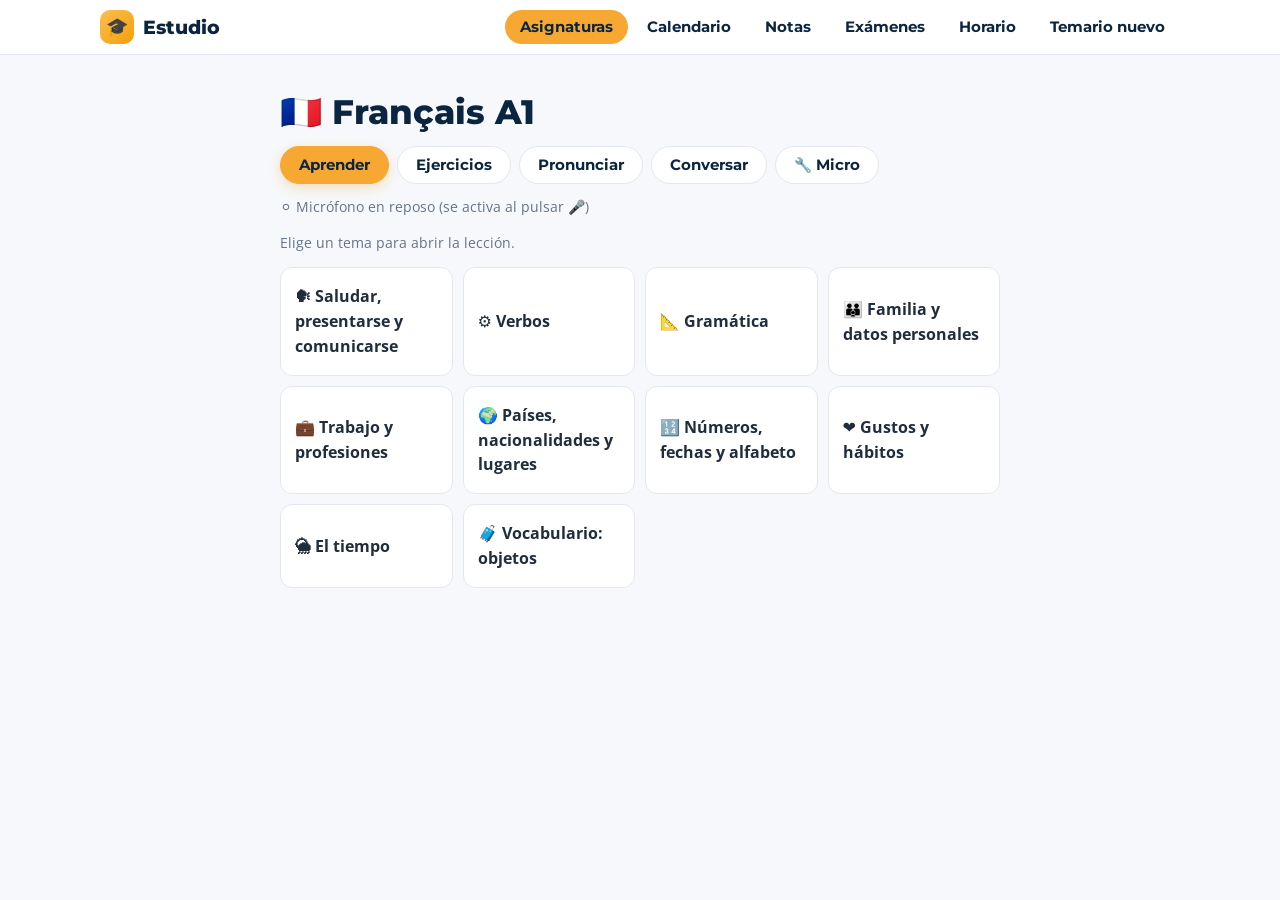
<file: francais.html>
<!DOCTYPE html>
<html lang="es" style="--sub:#e5484d"><head><meta charset="utf-8">
<meta name="viewport" content="width=device-width, initial-scale=1, viewport-fit=cover">
<title>Français A1 · Práctica</title>
<style>
:root{--bg:#fafaf7;--fg:#1c1c1a;--mut:#6b6b66;--card:#fff;--bd:#e2e0d8;--ac:#2f5bd8;--ok:#1d8a4b;--ko:#c0392b;box-sizing:border-box;padding-top:env(safe-area-inset-top,0px);padding-bottom:env(safe-area-inset-bottom,0px);color-scheme:light}
@media (prefers-color-scheme:dark){:root:not([data-theme="light"]){--bg:#16171a;--fg:#ececea;--mut:#9a9a94;--card:#1f2024;--bd:#33343a;--ac:#7c9cff;--ok:#4cc27f;--ko:#ff7b6b;color-scheme:dark}}
:root[data-theme="dark"]{--bg:#16171a;--fg:#ececea;--mut:#9a9a94;--card:#1f2024;--bd:#33343a;--ac:#7c9cff;--ok:#4cc27f;--ko:#ff7b6b;color-scheme:dark}
html{scroll-padding-top:env(safe-area-inset-top,0px)}
body{margin:0;background:var(--bg);color:var(--fg);font:16px/1.5 system-ui,-apple-system,"Segoe UI",sans-serif}
main{max-width:720px;margin:0 auto;padding:16px}
h1{font-size:22px;margin:4px 0 12px}h2{font-size:19px;margin:8px 0}h3{font-size:16px;margin:0 0 6px}
nav{display:flex;gap:6px;flex-wrap:wrap;margin-bottom:14px}
button{font:inherit;border:1px solid var(--bd);background:var(--card);color:var(--fg);padding:8px 14px;border-radius:10px;cursor:pointer}
button.on,button.pri{background:var(--ac);border-color:var(--ac);color:#fff}
button.ghost{background:transparent}
.card{background:var(--card);border:1px solid var(--bd);border-radius:12px;padding:12px 14px;margin:10px 0;overflow-x:auto}
.mut{color:var(--mut);font-size:14px}.ok{color:var(--ok)}.ko{color:var(--ko)}
input{font:inherit;width:100%;box-sizing:border-box;padding:10px;border-radius:10px;border:1px solid var(--bd);background:var(--card);color:var(--fg);margin:8px 0}
.row{display:flex;gap:8px;flex-wrap:wrap;margin:8px 0}
table{border-collapse:collapse;width:100%}td,th{border-bottom:1px solid var(--bd);padding:4px 8px;text-align:left}
.bub{background:var(--card);border:1px solid var(--bd);border-radius:14px;padding:10px 14px;margin:8px 0}
.bot{border-left:4px solid var(--ac)}
.rt{color:#d9534f;font-size:20px;font-weight:700;margin:0 0 6px}.inst{font-weight:700;border:3px solid #f2c200;border-radius:6px;padding:8px 12px;margin:8px 0}.b{color:var(--ac)}
.tbl th{background:rgba(120,140,200,.2)}.tbl td,.tbl th{border:1px solid var(--bd)}.fr{border:3px solid #e02020;border-radius:6px;padding:8px 12px;margin:8px 0;display:grid;grid-template-columns:1fr 1fr;gap:2px 16px}
button.w{padding:4px 9px;margin:2px;border-radius:8px}button.g{border-color:var(--ok);color:var(--ok)}button.r{border-color:var(--ko);color:var(--ko);font-weight:700}
.tip{border-top:1px solid var(--bd);padding:6px 0;font-size:15px}select{font:inherit;padding:6px;border-radius:8px;background:var(--card);color:var(--fg);border:1px solid var(--bd);max-width:100%}

.ngt{font-weight:700;color:var(--ac);margin:14px 0 6px;font-size:15px}
.ng{display:grid;grid-template-columns:repeat(auto-fill,minmax(146px,1fr));gap:6px}
.nc{display:flex;align-items:baseline;gap:6px;background:rgba(120,140,200,.10);border:1px solid var(--bd);border-radius:10px;padding:7px 8px;cursor:pointer;line-height:1.25;word-break:break-word}
.nc:active{background:rgba(120,140,200,.28)}
.nc .n{font-weight:800;color:#d9534f;min-width:20px;text-align:right;font-variant-numeric:tabular-nums}
.nc .w{font-size:14px}
.home{display:inline-block;margin:2px 0 6px;color:var(--ac);text-decoration:none;font-size:14.5px;font-weight:600}.home:hover{text-decoration:underline}</style><link rel="preconnect" href="https://fonts.googleapis.com"><link rel="preconnect" href="https://fonts.gstatic.com" crossorigin>
<link href="https://fonts.googleapis.com/css2?family=Montserrat:wght@700;800&family=Open+Sans:wght@400;600;700&display=swap" rel="stylesheet">
<link rel="stylesheet" href="claro.css">
</head><body>
<header class="top"><div class="in"><a class="brand" href="index.html"><i>🎓</i><span>Estudio</span></a><div class="tabs"><a class="on" href="asignaturas.html">Asignaturas</a><a href="agenda.html">Calendario</a><a href="notas.html">Notas</a><a href="modelos.html">Exámenes</a><a href="horario.html">Horario</a><a href="actualizar.html">Temario nuevo</a></div></div></header>
<main>
<h1>🇫🇷 Français A1</h1>
<nav id="nav"></nav>
<div id="view"></div>
</main>
<script>
const $=s=>document.querySelector(s);
const norm=s=>s.toLowerCase().replace(/[’‘`]/g,"'").normalize('NFD').replace(/[\u0300-\u036f]/g,'').replace(/œ/g,'oe').replace(/[?!.,;:«»"]/g,'').replace(/\s+/g,' ').trim();
const esc=s=>String(s).replace(/[&<>]/g,c=>({'&':'&amp;','<':'&lt;','>':'&gt;'}[c]));
const shuf=a=>a.map(x=>[Math.random(),x]).sort((p,q)=>p[0]-q[0]).map(x=>x[1]);
let VOICE=null;
function pickVoice(){try{const vs=speechSynthesis.getVoices().filter(v=>/^fr/i.test(v.lang));let sv='';try{sv=localStorage.getItem('fr-voice')||''}catch(e){}
const sc=v=>(v.name===sv?9:0)+(/natural|neural|online|premium|enhanced|améliorée|google|am[eé]lie|thomas|audrey|hortense|denise|henri|eloise|vivienne|remy/i.test(v.name)?2:0)+(/fr-FR/i.test(v.lang)?1:0);VOICE=vs.sort((a,b)=>sc(b)-sc(a))[0]||null}catch(e){}}
try{speechSynthesis.onvoiceschanged=pickVoice;pickVoice()}catch(e){}
function say(t,r){try{speechSynthesis.cancel();const u=new SpeechSynthesisUtterance(t);u.lang='fr-FR';if(VOICE)u.voice=VOICE;u.rate=r||.9;speechSynthesis.speak(u)}catch(e){}}
function listenOld(cb,err){const R=window.SpeechRecognition||window.webkitSpeechRecognition;if(!R){err('Tu navegador no admite reconocimiento de voz (prueba Chrome o Safari). Puedes escribir la respuesta.');return}
const r=new R();r.lang='fr-FR';r.interimResults=false;r.onresult=e=>cb(e.results[0][0].transcript);r.onerror=e=>err('No te he oído bien ('+e.error+'). Inténtalo otra vez o escríbelo.');try{r.start()}catch(e){err('No se pudo activar el micrófono.')}}
let P={};try{P=JSON.parse(localStorage.getItem('fr-prog')||'{}')}catch(e){}
function rec(c,ok){const x=P[c]=P[c]||{ok:0,n:0};x.n++;if(ok)x.ok++;try{localStorage.setItem('fr-prog',JSON.stringify(P))}catch(e){}}

/* ===== DATOS (aquí se añade la teoría nueva) ===== */
const U=['zéro','un','deux','trois','quatre','cinq','six','sept','huit','neuf','dix','onze','douze','treize','quatorze','quinze','seize','dix-sept','dix-huit','dix-neuf','vingt'];
const T={30:'trente',40:'quarante',50:'cinquante'};
function num(n){if(n<=20)return U[n];const d=n%10,t=n-d;if(t===20)return d?'vingt'+(d===1?' et un':'-'+U[d]):'vingt';return T[t]+(d?(d===1?' et un':'-'+U[d]):'')}
const CJ={être:[['je','suis'],['tu','es'],['il/elle','est'],['nous','sommes'],['vous','êtes'],['ils/elles','sont']],
avoir:[['j’','ai'],['tu','as'],['il/elle','a'],['nous','avons'],['vous','avez'],['ils/elles','ont']],
aller:[['je','vais'],['tu','vas'],['il/elle','va'],['nous','allons'],['vous','allez'],['ils/elles','vont']]};
const NAT=[['américain','américaine'],['français','française'],['allemand','allemande'],['chinois','chinoise'],['australien','australienne'],['coréen','coréenne'],['argentin','argentine'],['espagnol','espagnole'],['grec','grecque'],['suisse','suisse'],['indien','indienne'],['marocain','marocaine'],['sénégalais','sénégalaise'],['colombien','colombienne'],['polonais','polonaise'],['danois','danoise'],['belge','belge'],['brésilien','brésilienne'],['italien','italienne'],['portugais','portugaise'],['anglais','anglaise']];
const PRO=[['assistant','assistante'],['directeur','directrice'],['vendeur','vendeuse'],['infirmier','infirmière'],['informaticien','informaticienne'],['boulanger','boulangère'],['coiffeur','coiffeuse'],['serveur','serveuse'],['plombier','plombière'],['boucher','bouchère'],['mécanicien','mécanicienne'],['architecte','architecte'],['secrétaire','secrétaire']];
const POS=[['nom','mon'],['prénom','mon'],['pays','mon'],['numéro de téléphone','mon'],['formulaire','mon'],['adresse','mon','femenino con vocal → mon'],['entreprise','mon','femenino con vocal → mon'],['date de naissance','ma'],['profession','ma'],['nationalité','ma'],['carte d’identité','ma'],['photo','ma'],['passeport','mon'],['visa','mon'],['portefeuille','mon'],['carte de crédit','ma'],['argent','mon'],['ordinateur','mon'],['caméra','ma'],['téléphone','mon'],['valise','ma'],['coordonnées','mes','plural → mes'],['enfants','mes','plural → mes']];
const TV=[['Vous rencontrez le directeur général','vous'],['Vous parlez avec une personne de votre service','tu'],['Votre supérieur dit « On peut se tutoyer ? »','tu'],['Votre collègue est beaucoup plus âgé que vous','vous'],['Vous parlez à un client','vous'],['Vous parlez à un collègue proche','tu'],['Vous parlez à une personne inconnue','vous'],['Vous parlez à un ami','tu']];
const VOC=[['abuelo','mon grand-père'],['abuela','ma grand-mère'],['padre','mon père'],['madre','ma mère'],['hermano','mon frère'],['hermana','ma sœur'],['marido','mon mari'],['esposa','ma femme'],['hijo','mon fils'],['hija','ma fille'],['nieto','mon petit-fils'],['nieta','ma petite-fille'],['almohada','un oreiller'],['periódico','un journal'],['auriculares','des écouteurs'],['antifaz','un masque'],['manta','une couverture'],['vaso de agua','un verre d’eau'],['pasaporte','un passeport'],['cartera','un portefeuille'],['maleta','une valise'],['tarjeta de crédito','une carte de crédit'],['dinero','l’argent'],['ordenador','un ordinateur'],['soltero/a','célibataire'],['casado/a','marié'],['divorciado/a','divorcé'],['viudo/a','veuf'],['nombre de familia (apellido)','nom de famille'],['dirección de correo electrónico','adresse électronique'],['¿Cómo se escribe?','comment ça s’écrit']];
const C={
verbes:{l:'Être · Avoir · Aller',g:()=>Object.entries(CJ).flatMap(([v,t])=>t.map(([p,f])=>({c:'verbes',p:`${v.toUpperCase()}: <b>${p}</b> …`,a:[f]})))},
nat:{l:'Nacionalidades (fem.)',g:()=>NAT.map(([m,f])=>({c:'nat',p:`Femenino de <b>${m}</b>`,a:[f]}))},
pro:{l:'Profesiones (fem.)',g:()=>PRO.map(([m,f])=>({c:'pro',p:`Femenino de <b>${m}</b>`,a:[f]}))},
pos:{l:'Mon / Ma / Mes',g:()=>POS.map(([n,a,h])=>({c:'pos',p:im(n)+`<b>…</b> ${n}`,a:[a],h}))},
tv:{l:'Tu o Vous',g:()=>TV.map(([s,a])=>({c:'tv',p:`${s}. ¿<b>tu</b> o <b>vous</b>?`,a:[a]}))},
nb:{l:'Números 1–50',g:()=>Array.from({length:50},(_,i)=>({c:'nb',p:`Escribe en letras: <b>${i+1}</b>`,a:[num(i+1)],h:'21, 31, 41… llevan « et un »'}))},
voc:{l:'Vocabulario',g:()=>VOC.map(([es,fr])=>({c:'voc',p:im(fr)+`¿Cómo se dice <b>${es}</b>?`,a:[fr]}))}};
const PH=[['Bonjour, comment allez-vous ?','Hola, ¿cómo está usted?'],['Je vais bien, merci. Et vous ?','Estoy bien, gracias. ¿Y usted?'],['Salut ! Tu vas bien ?','¡Hola! ¿Qué tal?'],['Je m’appelle Claire.','Me llamo Claire.'],['Mon nom de famille est Boitard.','Mi apellido es Boitard.'],['Je suis de Barcelone.','Soy de Barcelona.'],['J’ai dix-neuf ans.','Tengo diecinueve años.'],['Je suis étudiant.','Soy estudiante.'],['Quelle est votre nationalité ?','¿Cuál es su nacionalidad?'],['Quelle est votre profession ?','¿Cuál es su profesión?'],['Comment ça s’écrit ?','¿Cómo se escribe?'],['Vous avez une adresse électronique ?','¿Tiene una dirección de correo electrónico?'],['Je vous présente mon collègue.','Le presento a mi compañero.'],['Enchanté.','Encantado.'],['Il est responsable marketing chez Nofisa.','Es responsable de marketing en Nofisa.'],['Elle est directrice de la communication.','Es directora de comunicación.'],['J’ai un frère et une sœur.','Tengo un hermano y una hermana.'],['Je suis enfant unique.','Soy hijo único.'],['Mon père s’appelle Pablo, il est ingénieur.','Mi padre se llama Pablo, es ingeniero.'],['Un café, s’il vous plaît.','Un café, por favor.'],['Merci beaucoup, au revoir.','Muchas gracias, adiós.']];
const DL=[['Bonjour, comment allez-vous ?',/(je vais|ca va|bien)/,'Je vais bien, merci. Et vous ?'],['Quel est votre nom ?',/(je m'appelle|mon nom)/,'Je m’appelle Marc.'],['Quelle est votre nationalité ?',/je suis \w+/,'Je suis espagnol.'],['Quelle est votre profession ?',/je suis \w+/,'Je suis étudiant.'],['Quel âge avez-vous ?',/j'ai \w+( \w+)? ans/,'J’ai dix-neuf ans.'],['Vous êtes de quelle ville ?',/je suis (de|d') ?\w+/,'Je suis de Barcelone.'],['Vous avez des frères et sœurs ?',/(j'ai|je n'ai|enfant unique)/,'J’ai un frère. / Je suis enfant unique.'],['Comment ça s’écrit, votre nom ?',/\w/,'M.A.R.C. (dis les lettres une par une)'],['Vous avez une adresse électronique ?',/(oui|c'est)/,'Oui, c’est marc arobase gmail point com.'],['Au revoir !',/(au revoir|a bientot|merci)/,'Au revoir, à bientôt !']];
const TH=[
['Les verbes être, avoir, aller',`<table><tr><th>personne</th><th>être</th><th>avoir</th><th>aller</th></tr>${CJ.être.map((r,i)=>`<tr><td>${r[0]}</td><td>${r[1]}</td><td>${CJ.avoir[i][1]}</td><td>${CJ.aller[i][1]}</td></tr>`).join('')}</table><p class="mut"><b>Avoir</b>: edad (j’ai 19 ans), posesión, sensación (j’ai faim), presencia (il y a). <b>Aller</b>: ça va ? / comment allez-vous ?</p>`],
['Nacionalidades y profesiones: masculino → femenino',`<p>-ain/-ais/-and/-ois/-in/-ol → <b>+e</b> · -ien/-éen → <b>+ne</b> · -c → <b>+que</b> (grec → grecque) · -e no cambia (suisse, belge).</p><p>-ant → +e · -teur → <b>-trice</b> · -eur → <b>-euse</b> · -er → <b>-ère</b> · -ien → <b>-ienne</b> · -e no cambia (architecte, secrétaire).</p><p class="mut">Frases: Il est de nationalité indienne · Elle est ingénieure.</p>`],
['Un / une / des  ·  Mon / ma / mes / votre / vos',`<p>Masc. sing.: <b>un</b> / <b>mon</b> / <b>votre</b> · Fem. sing.: <b>une</b> / <b>ma</b> / <b>votre</b> · Plural: <b>des</b> / <b>mes</b> / <b>vos</b>.</p><p>Femenino que empieza por vocal: <b>mon</b> adresse, <b>mon</b> entreprise.</p>`],
['Tu o vous',`<p><b>Vous</b>: persona desconocida o poco conocida, director, cliente, persona mayor. <b>Tu</b>: colega cercano, compañero de servicio, amigos, o si tu superior te lo propone.</p><p>Bonjour (de día) · Bonsoir (de noche) · Salut (informal).</p>`],
['Saludar, presentar y preguntar datos',`<p>Comment allez-vous ? / Comment vas-tu ? / Ça va ? → Je vais bien, merci.<br>Je vous présente… / Je te présente… → Enchanté(e).<br>Quel est votre nom ? · Quelle est votre nationalité / profession / adresse ? · Comment ça s’écrit ?<br>Il/Elle est responsable marketing <b>chez</b> Nofisa · ingénieur <b>dans</b> une entreprise <b>à</b> Toulouse.</p>`],
['Lugares: à, dans, chez',`<p><b>à</b> + ciudad (à Toulouse) · <b>dans</b> + lugar (dans une entreprise) · <b>chez</b> + persona/empresa (chez Nofisa).</p>`],
['Familia y situación de famille',`<p>mon grand-père, ma grand-mère → mes grands-parents · mon père, ma mère → mes parents · mon frère, ma sœur · mon mari, ma femme · mon fils, ma fille → mes enfants · mon petit-fils, ma petite-fille.</p><p>Je suis célibataire / marié(e) / séparé(e) / divorcé(e) / veuf, veuve. Je suis enfant unique.</p>`],
['Números',`<p>${Array.from({length:21},(_,i)=>i+1).map(n=>`${n} ${num(n)}`).join(' · ')}<br>30 trente · 40 quarante · 50 cinquante · 21 vingt et un · 22 vingt-deux…</p>`],
['Deletreo (email)',`<p>@ arobase · . point · - tiret · _ tiret du bas · minuscule / majuscule · é accent aigu · è accent grave · ê circonflexe · ç cédille · ï tréma · l’ apostrophe · sans espace / tout attaché.</p>`]];

/* ===== UI ===== */
const tabs=[['learn','Aprender'],['quiz','Ejercicios'],['say','Pronunciar'],['talk','Conversar'],['mic','🔧 Micro']];
let tab='learn',qz=null,di=0;
function nav(){$('#nav').innerHTML=tabs.map(([k,l])=>`<button class="${k===tab?'on':''}" data-k="${k}">${l}</button>`).join('');
document.querySelectorAll('#nav button').forEach(b=>b.onclick=()=>{tab=b.dataset.k;qz=null;di=0;cv=null;window.WANT=null;render()})}
function render(){nav();({learn:learn2,quiz,say:sayTab2,talk,mic:micTab})[tab]()}
function learn(){$('#view').innerHTML=TH.map(([t,h])=>`<div class="card"><h3>${t}</h3>${h}</div>`).join('')}
function quizOld(){const v=$('#view');
if(!qz){const acc=k=>P[k]?` <span class="mut">(${Math.round(100*P[k].ok/P[k].n)}% · ${P[k].n})</span>`:'';
v.innerHTML=`<p>Elige un tema (10 preguntas al azar):</p><div class="row"><button class="pri" data-c="mix">🎲 Mezcla</button>${Object.entries(C).map(([k,o])=>`<button data-c="${k}">${o.l}${acc(k)}</button>`).join('')}</div><p class="mut">Se acepta sin acentos. Puedes responder con el micro (🎤).</p>`;
v.querySelectorAll('[data-c]').forEach(b=>b.onclick=()=>{const c=b.dataset.c;const all=c==='mix'?mezcla(10):C[c].g();qz={qs:shuf(all).slice(0,10),i:0,s:0};showQ()});return}showQ()}
function showQOld(){const v=$('#view'),q=qz.qs[qz.i];
if(!q){v.innerHTML=`<div class="card"><h2>Resultado: ${qz.s}/${qz.qs.length}</h2><button class="pri" id="again">Otra ronda</button></div>`;$('#again').onclick=()=>{qz=null;quiz()};return}
v.innerHTML=`<p class="mut">Pregunta ${qz.i+1}/${qz.qs.length}</p><div class="card"><h2>${q.p}</h2><input id="ans" autocomplete="off" autocapitalize="off" spellcheck="false" placeholder="Tu respuesta en francés"><div class="row"><button class="pri" id="chk">Comprobar</button><button class="ghost" id="mic">🎤 Decirlo</button></div><div id="fb"></div></div>`;
const inp=$('#ans');inp.focus();let done=false;
const check=()=>{if(done){qz.i++;showQ();return}const val=inp.value;if(!val.trim())return;done=true;const ok=q.a.some(a=>norm(a)===norm(/^\d+$/.test(val.trim())?num(+val):val));rec(q.c,ok);if(ok)qz.s++;
$('#fb').innerHTML=`<p class="${ok?'ok':'ko'}">${ok?'✓ Correcto':'✗ Respuesta correcta'}: <b>${esc(q.a[0])}</b> <button class="ghost" id="sp">🔊</button></p>${q.h&&!ok?`<p class="mut">Pista: ${q.h}</p>`:''}`;$('#sp').onclick=()=>say(q.a[0]);$('#chk').textContent='Siguiente'};
$('#chk').onclick=check;inp.onkeydown=e=>{if(e.key==='Enter')check()};
$('#mic').onclick=()=>{$('#mic').textContent='🎤 Escuchando…';listen(t=>{inp.value=t;$('#mic').textContent='🎤 Decirlo'},m=>{$('#mic').textContent='🎤 Decirlo';$('#fb').innerHTML=`<p class="ko">${m}</p>`})}}
function sayTab(){$('#view').innerHTML=`<p class="mut">Pulsa 🔊 para escuchar y 🎤 para repetir. Te doy un porcentaje de parecido.</p>`+PH.map(([f,e],i)=>`<div class="card"><b>${f}</b><br><span class="mut">${e}</span><div class="row"><button data-s="${i}">🔊</button><button data-m="${i}">🎤</button></div><div id="r${i}"></div></div>`).join('');
document.querySelectorAll('[data-s]').forEach(b=>b.onclick=()=>say(PH[b.dataset.s][0]));
document.querySelectorAll('[data-m]').forEach(b=>b.onclick=()=>{const i=b.dataset.m,r=$('#r'+i);r.textContent='Escuchando…';
listen(t=>{const a=norm(PH[i][0]).split(' '),h=norm(t).split(' ');const hit=a.filter(w=>h.includes(w)).length,p=Math.round(100*hit/a.length);rec('voz',p>=80);r.innerHTML=`<span class="${p>=80?'ok':'ko'}">${p}%</span> · he oído: «${esc(t)}»`},m=>{r.innerHTML=`<span class="ko">${m}</span>`})})}
function talkOld(){const v=$('#view'),d=DL[di];
if(!d){v.innerHTML=`<div class="card"><h2>¡Conversación terminada!</h2><button class="pri" id="re">Repetir</button></div>`;$('#re').onclick=()=>{di=0;talk()};return}
v.innerHTML=`<p class="mut">Rol: eres un candidato en una entrevista. Responde en francés (voz o texto). ${di+1}/${DL.length}</p><div class="bub bot">${d[0]} <button class="ghost" id="sp">🔊</button></div><input id="ans" autocomplete="off" autocapitalize="off" placeholder="Tu respuesta"><div class="row"><button class="pri" id="chk">Responder</button><button class="ghost" id="mic">🎤</button></div><div id="fb"></div>`;
say(d[0]);$('#sp').onclick=()=>say(d[0]);const inp=$('#ans');let done=false;
const check=()=>{if(done){di++;talk();return}if(!inp.value.trim())return;done=true;const ok=d[1].test(norm(inp.value));rec('conv',ok);
$('#fb').innerHTML=`<p class="${ok?'ok':'ko'}">${ok?'✓ Muy bien':'Casi: prueba con una frase completa'}</p><p class="mut">Ejemplo: ${d[2]}</p>`;$('#chk').textContent='Siguiente'};
$('#chk').onclick=check;inp.onkeydown=e=>{if(e.key==='Enter')check()};
$('#mic').onclick=()=>listen(t=>{inp.value=t},m=>{$('#fb').innerHTML=`<p class="ko">${m}</p>`})}
/* ===== TEORÍA con el formato de los PDFs ===== */
const bl=s=>`<b class="b">${s}</b>`;
const tb=(h,r)=>`<table class="tbl"><tr>${h.map(x=>`<th>${x}</th>`).join('')}</tr>${r.map(x=>`<tr>${x.map(c=>`<td>${c}</td>`).join('')}</tr>`).join('')}</table>`;
const S=(t,i,b)=>`<section class="card"><h3 class="rt">${t}</h3>${i?`<div class="inst">${i}</div>`:''}${b}</section>`;
const fr=(a)=>`<div class="fr">${a.map(x=>`<div>${x}</div>`).join('')}</div>`;
const ex=(l)=>l.map(x=>`<div>${x}</div>`).join('');
const nt=(s,m,f)=>`${s}${bl(m)} – ${s}${bl(f)}`;
function learnSecs(){const L=[
S('Le verbe ÊTRE','Pour indiquer l’identité, la nationalité, la profession.',fr(['je suis','nous sommes','tu es','vous êtes','il est','ils sont','elle est','elles sont'])+ex(['Je suis français. · Elle est ingénieure.','Les participants sont dans la salle ?'])),
S('Le verbe AVOIR','Pour demander ou indiquer l’âge / la possession / une sensation / la présence.',fr(['j’ai','nous avons','tu as','vous avez','il a','ils ont','elle a','elles ont'])+tb(['Exemple','Emploi'],[['Vous '+bl('avez')+' un stylo ? / J’'+bl('ai')+' 2 enfants.','la possession'],['Quel âge '+bl('ont')+' vos enfants ? / Mon fils '+bl('a')+' 12 ans.','l’âge'],['J’'+bl('ai')+' peur en avion. / Les enfants '+bl('ont')+' faim.','une sensation'],['Il y '+bl('a')+' du vent.','la présence']])),
S('Le verbe ALLER','Pour demander / indiquer l’état physique.',fr(['je vais','nous allons','tu vas','vous allez','il va','ils vont','elle va','elles vont'])+ex(['Ça '+bl('va')+' ?','Comment '+bl('allez')+'-vous ? / Comment '+bl('vas')+'-tu ?','Je '+bl('vais')+' bien.','Ça '+bl('va')+' (bien), merci, et vous / toi ?'])),
S('Les adjectifs possessifs','Pour indiquer l’appartenance. MON / MA / MES / VOTRE / VOS',tb(['Propriétaires','« Objet » possédé masculin singulier'],[['Moi',bl('Mon')+' nom'],['Vous',bl('Votre')+' nom']])+tb(['Propriétaires','« Objet » possédé féminin singulier'],[['Moi',bl('Ma')+' nationalité'],['Vous',bl('Votre')+' nationalité']])+tb(['Propriétaires','« Objets » possédés pluriel (masculin ou féminin)'],[['Moi',bl('Mes')+' coordonnées'],['Vous',bl('Vos')+' coordonnées']])+'<p>⚠ <s>ma</s> entreprise → '+bl('mon')+' entreprise · <s>ma</s> adresse → '+bl('mon')+' adresse</p>'),
S('Les articles indéfinis UN / UNE / DES','Pour indiquer une quantité, une catégorie de choses ou de personnes.',tb(['','Singulier','Pluriel'],[['Masculin',bl('un')+' collaborateur',bl('des')+' collaborateurs'],['Féminin',bl('une')+' entreprise',bl('des')+' entreprises']])),
S('Le masculin et le féminin : nationalités','Les adjectifs de nationalité',tb(['Les adjectifs de nationalité','Masculin','Féminin'],[[nt('améric','ain','aine'),'ain','+ e'],[nt('franç','ais','aise'),'ais','+ e'],[nt('allem','and','ande'),'and','+ e'],[nt('chin','ois','oise'),'ois','+ e'],[nt('austral','ien','ienne'),'ien','+ ne'],[nt('cor','éen','éenne'),'éen','+ ne'],[nt('argent','in','ine'),'in','+ e'],[nt('espagn','ol','ole'),'ol','+ e'],[nt('gre','c','cque'),'c','+ que'],['suiss'+bl('e')+' – suiss'+bl('e'),'e','e']])),
S('Le masculin et le féminin : professions','Les noms de profession',tb(['Les noms de profession','Masculin','Féminin'],[[nt('assist','ant','ante'),'ant','+ e'],[nt('direc','teur','trice'),'teur','trice'],[nt('vend','eur','euse'),'eur','euse'],[nt('infirmi','er','ère'),'er','ère'],[nt('informatic','ien','ienne'),'ien','ienne'],['architect'+bl('e')+' · comptabl'+bl('e')+' · secrétair'+bl('e')+' · stylist'+bl('e'),'e','e']])+'<p class="mut">Aussi : boulanger/boulangère, coiffeur/coiffeuse, serveur/serveuse, boucher/bouchère, mécanicien/mécanicienne. Sans changement : concierge, peintre, chef (la cheffe).</p>'),
S('Les prépositions À, DANS, CHEZ','Pour indiquer un lieu.',ex(['Je suis ingénieur '+bl('dans')+' une entreprise '+bl('à')+' Toulouse.','Il est informaticien '+bl('chez')+' Nofisa.'])+tb(['à Toulouse','chez Nofisa'],[[bl('à')+' + ville',bl('chez')+' + nom (personne, entreprise)']])),
S('Des fonctions dans l’entreprise','',tb(['Fonction','…'],[['Président Directeur Général (PDG)',''],['Directeur (directrice)','général(e) · financier(ère) · commercial(e) · juridique · de la communication · des ressources humaines'],['Responsable','marketing · qualité · clientèle · des achats'],['Chef','de projet · de rayon · de service · des ventes'],['Assistant(e)','de direction · commerciale']])),
S('TU ou VOUS ?','',tb(['','Tu','Vous'],[['À une personne inconnue ou peu connue','','✔'],['À un(e) collègue proche','✔',''],['Directeur général / client / personne beaucoup plus âgée','','✔'],['Personne de votre service / ami','✔','']])+'<p>☀ '+bl('Bonjour')+' (de jour) · 🌙 '+bl('Bonsoir')+' · Salut (avec « tu »)</p>'),
S('Pour demander des informations personnelles et des coordonnées','',tb(['','Question'],[['L’identité','Quel est votre nom ?'],['La nationalité','Quelle est votre nationalité ?'],['La profession','Quelle est votre profession ?'],['L’adresse','Quelle est votre adresse (postale) ? / Quelle est votre adresse électronique ?'],['L’écriture','Comment ça s’écrit ?']])),
S('Pour saluer, présenter, répondre','',tb(['Pour…','Expressions'],[['saluer','Bonjour, comment vas-tu / allez-vous / ça va ?'],['répondre à des salutations','Très bien, merci. · Ça va bien, merci.'],['présenter quelqu’un','Je vous présente… · Je te présente…'],['répondre à des présentations','Enchanté(e). · Bonjour madame / monsieur.'],['préciser la profession et l’entreprise','Il est responsable marketing '+bl('chez')+' … · Elle est directrice de la communication '+bl('chez')+' …']])),
S('Les formules de politesse','',tb(['',''],[['Bonjour · Merci · S’il vous plaît · Au revoir','Madame · Monsieur · Mademoiselle']])),
S('Pour indiquer des liens de famille','',(()=>{const e=(f,s)=>`${f} <span class="mut">(${s})</span>`;return tb(['Pluriel','Masculin','Féminin'],[
[e('les parents','los padres'),e('le père','el padre'),e('la mère','la madre')],
[e('le couple','la pareja'),e('le mari','el marido'),e('la femme','la mujer, la esposa')],
[e('les enfants','los hijos'),e('le fils','el hijo'),e('la fille','la hija')],
[e('les frères et sœurs','los hermanos'),e('le frère','el hermano'),e('la sœur','la hermana')],
[e('les grands-parents','los abuelos'),e('le grand-père','el abuelo'),e('la grand-mère','la abuela')],
[e('les petits-enfants','los nietos'),e('le petit-fils','el nieto'),e('la petite-fille','la nieta')],
[e('les arrière-grands-parents','los bisabuelos'),e('l’arrière-grand-père','el bisabuelo'),e('l’arrière-grand-mère','la bisabuela')],
[e('les arrière-petits-enfants','los bisnietos'),e('l’arrière-petit-fils','el bisnieto'),e('l’arrière-petite-fille','la bisnieta')],
[e('les oncles et tantes','los tíos'),e('l’oncle','el tío'),e('la tante','la tía')],
[e('les neveux','los sobrinos'),e('le neveu','el sobrino'),e('la nièce','la sobrina')],
[e('les cousins','los primos'),e('le cousin','el primo'),e('la cousine','la prima')],
[e('les beaux-parents','los suegros'),e('le beau-père','el suegro; también el padrastro'),e('la belle-mère','la suegra; también la madrastra')],
[e('les beaux-frères','los cuñados'),e('le beau-frère','el cuñado; familiar: « beauf »'),e('la belle-sœur','la cuñada')]])
+'<p>Con posesivo: '+bl('mon')+' père · '+bl('ma')+' mère · '+bl('mes')+' parents. Delante de vocal siempre '+bl('mon')+': mon oncle.</p>'
+ex([e('J’ai un frère, il s’appelle … · J’ai une sœur, elle s’appelle …','Tengo un hermano, se llama… · Tengo una hermana, se llama…'),e('Je n’ai pas de frères et sœurs / Je suis enfant unique.','No tengo hermanos / Soy hijo único.')])})()),
S('La situation de famille','Je suis…',ex(['célibataire <span class="mut">(soltero/a)</span> · marié(e) <span class="mut">(casado/a)</span> · séparé(e) <span class="mut">(separado/a)</span> · divorcé(e) <span class="mut">(divorciado/a)</span> · veuf / veuve <span class="mut">(viudo / viuda)</span>'])),
S('Les nombres','Toca un número para oírlo 🔊',numsHTML()),
S('Comment ça s’écrit ?','',tb(['Symbole','En français'],[['@','arobase'],['.','point'],['-','tiret'],['_','tiret du bas'],['a b c','minuscule'],['A B C','majuscule'],['é','e accent aigu'],['è','e accent grave'],['ê','e accent circonflexe'],['ç','c cédille'],['ï','i tréma'],['l’','l apostrophe'],['ll','deux l'],['claireboitard','sans espace / tout attaché']])),
S('Pour indiquer la date','',tb(['le jour','le mois','l’année'],[['04','octobre','2026']])),
S('Dans l’avion : le vocabulaire','',ex(['un oreiller · un journal · des écouteurs · un masque · un sandwich · une couverture · des magazines · un café · un verre d’eau · un verre de jus d’orange · une cuillère / une fourchette / un couteau'])),
S('Dans la valise','',ex(['une carte d’identité · une photo · un passeport · un visa · un portefeuille · une carte de crédit · l’argent (masc.) · un ordinateur · une caméra · un téléphone · une valise']))];
return L.filter(x=>!/Dans l.avion|Dans la valise/.test(x)).concat([S('Dans l’avion : le vocabulaire','',cards(['un oreiller','un journal','des écouteurs','un masque','un sandwich','une couverture','des magazines','un café','un verre d’eau','un verre de jus d’orange','une cuillère','une fourchette','un couteau'])),S('Dans la valise','',cards(['une carte d’identité','une photo','un passeport','un visa','un portefeuille','une carte de crédit','l’argent (masc.)','un ordinateur','une caméra','un téléphone','une valise']))]).concat(NEWTH())}

/* ===== IMÁGENES (iconos) ===== */
const IMG={'oreiller':'🛏️','journal':'📰','couteau':'🔪','cuillère':'🥄','fourchette':'🍴','écouteurs':'🎧','masque':'😴','sandwich':'🥪','couverture':'🛌','magazines':'📚','café':'☕','jus d’orange':'🍊','verre d’eau':'🥛','carte d’identité':'🪪','carte de crédit':'💳','photo':'🖼️','passeport':'📕','visa':'🛂','portefeuille':'👛','argent':'💶','ordinateur':'💻','caméra':'🎥','téléphone':'📱','valise':'🧳'};
const ico=s=>{const n=norm(s),e=Object.entries(IMG).find(([k])=>n.includes(norm(k)));return e?e[1]:''};
const im=s=>{const e=ico(s);return e?`<div style="font-size:56px;line-height:1.1">${e}</div>`:''};
const cards=l=>`<div style="display:grid;grid-template-columns:repeat(auto-fill,minmax(120px,1fr));gap:8px">${l.map(w=>`<div class="card" style="text-align:center;margin:0"><div style="font-size:48px;line-height:1.2">${ico(w)}</div><div>${w}</div><button class="ghost" data-t="${w}" onclick="say(this.dataset.t)">🔊</button></div>`).join('')}</div>`;
/* ===== PRONUNCIACIÓN con corrección palabra a palabra ===== */
const RULES=[[/eau|au/,'au / eau suena como una «o» cerrada'],[/ou/,'ou suena como la «u» española'],[/u(?!i)/,'u francesa: di «i» con los labios redondeados, como para decir «u»'],[/eu|œu/,'eu: entre «e» y «o», con los labios redondeados'],[/r/,'r francesa: suave, desde la garganta (no vibrante)'],[/(on|om)(?![aeiouyé])/,'on: vocal nasal, «o» sin pronunciar la n'],[/(an|am|en|em)(?![aeiouyé])/,'an / en: vocal nasal, «a» sin pronunciar la n'],[/(in|ain|ein|im)(?![aeiouyé])/,'in / ain: vocal nasal, «e» sin pronunciar la n'],[/gn/,'gn suena como «ñ»'],[/ch/,'ch suena como «sh»'],[/j|g[eiy]/,'j / ge / gi: como una «sh» sonora (zh)'],[/oi/,'oi suena «ua»'],[/qu/,'qu suena «k»'],[/ç/,'ç suena «s»'],[/^h/,'la h inicial es muda'],[/ill/,'ill suena como «y»'],[/[bcdfgklmnprstvxz]$/,'la consonante final normalmente no se pronuncia'],[/é|ez$|er$/,'é / -ez / -er: «e» cerrada']];
const tip=w=>{const k=w.toLowerCase();return RULES.filter(r=>r[0].test(k)).slice(0,2).map(r=>r[1]).join(' · ')||'Escúchala despacio y repite sílaba a sílaba.'};
const toks=s=>(s.match(/[^\s’'-]+['’-]?/g)||[]).map(w=>({w:w.replace(/['’-]$/,'').replace(/[.,;:!?«»]+$/,''),d:w,k:norm(w).replace(/['-]/g,'')})).filter(t=>t.k);
function align(e,h){const n=e.length,m=h.length,d=Array.from({length:n+1},()=>Array(m+1).fill(0));for(let i=n-1;i>=0;i--)for(let j=m-1;j>=0;j--)d[i][j]=e[i].k===h[j]?d[i+1][j+1]+1:Math.max(d[i+1][j],d[i][j+1]);const ok=Array(n).fill(false);let i=0,j=0;while(i<n&&j<m){if(e[i].k===h[j]){ok[i]=true;i++;j++}else if(d[i+1][j]>=d[i][j+1])i++;else j++}return ok}
function sayTab2Old(){const vs=(()=>{try{return speechSynthesis.getVoices().filter(v=>/^fr/i.test(v.lang))}catch(e){return[]}})();
$('#view').innerHTML=`<div class="card"><p class="mut">Pulsa 🔊 para escuchar y 🎤 para repetir. Verás en verde lo que has dicho bien y en rojo lo que hay que corregir, con consejos para pronunciarlo.</p>${vs.length?`<label class="mut">Voz: <select id="vsel">${vs.map(v=>`<option ${VOICE&&v.name===VOICE.name?'selected':''}>${esc(v.name)}</option>`).join('')}</select></label>`:'<p class="mut">Tu dispositivo no tiene voz francesa instalada.</p>'}</div>`+PH.map(([f,e],i)=>`<div class="card"><b>${f}</b><br><span class="mut">${e}</span><div class="row"><button data-s="${i}">🔊</button><button data-l="${i}">🐢 Lento</button><button class="pri" data-m="${i}">🎤 Repetir</button></div><div id="r${i}"></div></div>`).join('');
const sel=$('#vsel');if(sel)sel.onchange=()=>{try{localStorage.setItem('fr-voice',sel.value)}catch(e){}pickVoice();say('Bonjour, je suis votre voix.')};
document.querySelectorAll('[data-s]').forEach(b=>b.onclick=()=>say(PH[b.dataset.s][0]));
document.querySelectorAll('[data-l]').forEach(b=>b.onclick=()=>say(PH[b.dataset.l][0],.55));
document.querySelectorAll('[data-m]').forEach(b=>b.onclick=()=>{const i=b.dataset.m,r=$('#r'+i);r.textContent='Escuchando…';
listen(t=>{const e=toks(PH[i][0]),h=norm(t).replace(/['-]/g,' ').split(' ').filter(Boolean),ok=align(e,h),p=Math.round(100*ok.filter(Boolean).length/e.length);rec('voz',p>=80);
const bad=e.filter((x,j)=>!ok[j]);
r.innerHTML=`<p><b class="${p>=80?'ok':'ko'}">${p}%</b> · he oído: «${esc(t)}»</p><div>${e.map((x,j)=>`<button class="w ${ok[j]?'g':'r'}" data-w="${esc(x.w)}">${esc(x.d)}</button>`).join('')}</div>`+(bad.length?`<p class="mut">Palabras a corregir:</p>`+bad.map(x=>`<div class="tip"><b>${esc(x.w)}</b> — ${tip(x.w)}<div class="row"><button data-ws="${esc(x.w)}">🔊</button><button data-wl="${esc(x.w)}">🐢</button><button data-wm="${esc(x.k)}">🎤 Solo esta</button><span class="wr"></span></div></div>`).join(''):'<p class="ok">¡Pronunciación muy buena! 🎉</p>')+`<div class="row"><button data-sl>🐢 Frase lenta</button></div>`;
r.querySelectorAll('.w').forEach(x=>x.onclick=()=>say(x.dataset.w));r.querySelectorAll('[data-ws]').forEach(x=>x.onclick=()=>say(x.dataset.ws));r.querySelectorAll('[data-wl]').forEach(x=>x.onclick=()=>say(x.dataset.wl,.5));
r.querySelectorAll('[data-wm]').forEach(x=>x.onclick=()=>{const o=x.parentNode.querySelector('.wr');o.textContent=' escuchando…';listen(tt=>{const hh=norm(tt).replace(/['-]/g,' ').split(' ');const good=hh.includes(x.dataset.wm);rec('voz',good);o.innerHTML=good?' <span class="ok">✓ ¡Bien!</span>':` <span class="ko">he oído «${esc(tt)}», prueba otra vez</span>`},m=>{o.innerHTML=` <span class="ko">${m}</span>`})});
r.querySelector('[data-sl]').onclick=()=>say(PH[i][0],.55)},m=>{r.innerHTML=`<span class="ko">${m}</span>`})})}

/* ===== MICRÓFONO: un solo permiso y una sola instancia ===== */
let REC=null,MIC=null;
let MICOK=false;
async function ensureMic(){if(MICOK||!(navigator.mediaDevices&&navigator.mediaDevices.getUserMedia))return true;try{const s=await navigator.mediaDevices.getUserMedia({audio:true});s.getTracks().forEach(t=>t.stop());MICOK=true;return true}catch(e){return !(e&&(e.name==='NotAllowedError'||e.name==='SecurityError'))}}
async function listenOld2(cb,err,live){const R=window.SpeechRecognition||window.webkitSpeechRecognition;
if(!R){err('Tu navegador no admite reconocimiento de voz (prueba Chrome o Safari). Escribe la respuesta.');return}
try{speechSynthesis.cancel()}catch(e){}
if(!(await ensureMic())){err('Permiso de micrófono denegado: actívalo una vez en los ajustes del sitio (icono 🔒 junto a la dirección) y vuelve a intentarlo.');return}
try{if(REC){REC.onresult=REC.onerror=REC.onend=null;REC.abort()}}catch(e){}
const r=REC=new R();r.lang='fr-FR';r.interimResults=true;r.maxAlternatives=1;let last='',fin=false;
r.onresult=e=>{let t='';for(let i=0;i<e.results.length;i++)t+=e.results[i][0].transcript;last=t;if(e.results[e.results.length-1].isFinal){if(!fin){fin=true;cb(t)}}else (live||(x=>{const i=$('#ans');if(i)i.value=x}))(t)};
r.onerror=e=>{if(fin)return;fin=true;err(e.error==='no-speech'?'No te he oído. Pulsa el micro y habla enseguida.':e.error==='not-allowed'?'Permiso de micrófono denegado: actívalo en los ajustes del sitio (🔒).':'No se pudo reconocer ('+e.error+'). Inténtalo otra vez o escríbelo.')};
r.onend=()=>{if(fin)return;fin=true;if(last)cb(last);else err('No te he oído. Inténtalo otra vez.')};
try{r.start()}catch(e){fin=true;err('No se pudo activar el micrófono.')}}
/* ===== MICRÓFONO CONTINUO: un solo permiso por sesión ===== */
const ENG={rec:null,on:false,tg:null};
function micUIOld(){let e=$('#micst');if(!e){e=document.createElement('div');e.id='micst';e.className='mut';e.style.cssText='margin:-6px 0 10px';const n=$('#nav');n.parentNode.insertBefore(e,n.nextSibling)}
e.innerHTML=ENG.on?'🎙 Micrófono activo (no vuelve a pedir permiso) <button class="ghost" id="moff">Apagar</button>':'';const b=$('#moff');if(b)b.onclick=engStop}
function engStopV4(){ENG.on=false;try{ENG.rec&&ENG.rec.abort()}catch(e){}ENG.rec=null;micUI()}
function fin(tg,t){if(ENG.tg!==tg)return;clearTimeout(tg.to);ENG.tg=null;tg.cb(t)}
function fail(m){const tg=ENG.tg;if(!tg)return;clearTimeout(tg.to);ENG.tg=null;tg.err(m)}
function arm(tg,ms){clearTimeout(tg.to);tg.to=setTimeout(()=>fail('No te he oído. Pulsa el micro y habla enseguida.'),ms)}
function engStartOld(){const R=window.SpeechRecognition||window.webkitSpeechRecognition;const r=new R();r.lang='fr-FR';r.continuous=true;r.interimResults=true;r.maxAlternatives=5;
r.onresult=e=>{const tg=ENG.tg;if(!tg)return;for(let i=e.resultIndex;i<e.results.length;i++){const R0=e.results[i];if(R0.isFinal){clearTimeout(tg.st);fin(tg,pick(R0))}else{arm(tg,10000);tg.live(R0[0].transcript);clearTimeout(tg.st);tg.st=setTimeout(()=>{if(ENG.tg===tg){fin(tg,pick(R0));try{r.abort()}catch(x){}}},1600)}}};
r.onerror=e=>{if(e.error==='not-allowed'||e.error==='service-not-allowed'){ENG.on=false;ENG.rec=null;micUI();fail('Permiso de micrófono denegado: actívalo en los ajustes del sitio (🔒) y vuelve a intentarlo.')}else if(e.error==='audio-capture')fail('No se detecta ningún micrófono.')};
r.onend=()=>{if(ENG.on&&ENG.rec===r)setTimeout(()=>{try{r.start()}catch(x){}},150)};
ENG.rec=r;ENG.on=true;try{r.start()}catch(x){}micUI()}
function listenOld3(cb,err,live){const R=window.SpeechRecognition||window.webkitSpeechRecognition;
if(!R){err('Tu navegador no admite reconocimiento de voz (prueba Chrome o Safari). Escribe la respuesta.');return}
try{speechSynthesis.cancel()}catch(e){}
if(ENG.tg)fail('Cancelado.');
const tg={cb,err,live:live||(x=>{const i=$('#ans');if(i)i.value=x})};ENG.tg=tg;arm(tg,ENG.on?10000:20000);if(!ENG.on)engStart()}
document.addEventListener('visibilitychange',()=>{if(document.hidden)engStop()});
/* ===== EJERCICIOS: avance automático y repetición de falladas ===== */
function pick(res){let first=null;for(let k=0;k<res.length;k++){let t=res[k].transcript.trim();if(/^\d+$/.test(t)&&+t<=50)t=num(+t);if(first===null)first=t;if(window.WANT&&window.WANT.some(a=>hk(a)===hk(t)))return t}return first}
const strip=p=>p.replace(/<div[^>]*>.*?<\/div>/g,'');
function showQOld2(){const v=$('#view');
if(!qz.wrong){qz.wrong=[];qz.ok=[];qz.first=[];qz.round=1;qz.total=qz.qs.length}
const q=qz.qs[qz.i];if(!q){endPass();return}
const qs0=qz.qs,i0=qz.i,alive=()=>tab==='quiz'&&qz&&qz.qs===qs0&&qz.i===i0;
v.innerHTML=`<p class="mut">Ronda ${qz.round} · pregunta ${qz.i+1}/${qz.qs.length}</p><div class="card"><h2>${q.p}</h2><input id="ans" autocomplete="off" autocapitalize="off" spellcheck="false" placeholder="Tu respuesta en francés"><div class="row"><button class="pri" id="chk">Responder</button><button class="ghost" id="mic">🎤 Decirlo</button></div><div id="fb"></div></div>`;
const inp=$('#ans');let done=false;window.WANT=q.a;
const check=by=>{if(done)return;const val=inp.value;if(!val.trim())return;done=true;qz.voice=!!by;if(ENG.tg){clearTimeout(ENG.tg.to);clearTimeout(ENG.tg.st);ENG.tg=null}
const w=/^\d+$/.test(val.trim())&&+val<=50?num(+val):val;const ok=q.a.some(a=>norm(a)===norm(w));rec(q.c,ok);
if(ok)qz.ok.push(q);else{qz.wrong.push(q);if(!qz.first.includes(q))qz.first.push(q)}
$('#fb').innerHTML=ok?'<p class="ok"><b>✓ Bien</b></p>':'<p class="ko"><b>✗ Esta la repetirás</b></p>';
setTimeout(()=>{if(alive()){qz.i++;showQ()}},ok?700:1100)};
$('#chk').onclick=()=>check(false);inp.onkeydown=e=>{if(e.key==='Enter')check(false)};
const mic=()=>{if(done||!alive())return;$('#mic').textContent='🎤 Habla ahora…';listen(t=>{inp.value=t;$('#mic').textContent='🎤 Decirlo';check(true)},m=>{if(done||!alive())return;$('#mic').textContent='🎤 Decirlo';$('#fb').innerHTML=`<p class="ko">${m}</p>`})};
$('#mic').onclick=mic;if(qz.voice)setTimeout(mic,500);else inp.focus()}
function endPass(){const v=$('#view'),bien=qz.ok,mal=qz.wrong;window.WANT=null;const li=a=>a.map(q=>`<li>${strip(q.p)}</li>`).join('');
if(!mal.length){const f=qz.first;v.innerHTML=`<div class="card"><h2>🎉 ¡Todo correcto!</h2><p>${qz.total} preguntas · ${qz.total-f.length} a la primera${qz.round>1?` · completadas en ${qz.round} rondas`:''}.</p>${f.length?`<p class="mut">Para repasar, las que fallaste y su respuesta:</p><ul>${f.map(q=>`<li>${strip(q.p)} → <b>${esc(q.a[0])}</b></li>`).join('')}</ul>`:''}<button class="pri" id="again">Otra ronda</button></div>`;$('#again').onclick=()=>{qz=null;quiz()};return}
v.innerHTML=`<div class="card"><h2>Ronda ${qz.round}: ${bien.length} bien · ${mal.length} por repetir</h2>${bien.length?`<p class="ok"><b>✓ Bien</b></p><ul>${li(bien)}</ul>`:''}<p class="ko"><b>✗ A repetir</b></p><ul>${li(mal)}</ul><button class="pri" id="rep">Repetir las falladas</button></div>`;
$('#rep').onclick=()=>{qz.qs=shuf(mal);qz.i=0;qz.wrong=[];qz.ok=[];qz.round++;showQ()}}
/* ===== MICRÓFONO v5: texto en directo, editable, sin envío automático ===== */
ENG.n=0;
function joinSegs(s){const o=[];s.forEach(x=>{if(!x)return;const n=norm(x),p=o[o.length-1];if(p){const pn=norm(p);if(n===pn)return;if(n.startsWith(pn)){o[o.length-1]=x;return}if(pn.startsWith(n))return}o.push(x)});return o.join(' ')}
function fixTxtOld(t){t=t.replace(/\b\d+\b/g,n=>+n<=50?num(+n):n);const w=window.WANT&&window.WANT.find(a=>norm(a)===norm(t));return w||t}
function engStartV5(){const R=window.SpeechRecognition||window.webkitSpeechRecognition;const r=new R();r.lang='fr-FR';r.continuous=true;r.interimResults=true;r.maxAlternatives=5;
r.onresult=e=>{ENG.n=e.results.length;const tg=ENG.tg;if(!tg)return;const s=[];for(let i=tg.base;i<e.results.length;i++){const x=e.results[i];s.push(x.isFinal?pick(x):x[0].transcript.trim())}
const txt=fixTxt(joinSegs(s));if(!txt)return;tg.last=txt;ENG.vt=txt;ENG.alts=altsOf(e.results[e.results.length-1]);tg.live(txt);arm(tg,10000);clearTimeout(tg.st);const f=e.results[e.results.length-1].isFinal;tg.st=setTimeout(()=>{if(ENG.tg===tg)fin(tg,tg.last)},f?500:1800)};
r.onerror=e=>{if(e.error==='not-allowed'||e.error==='service-not-allowed'){ENG.on=false;ENG.rec=null;micUI();fail('Permiso de micrófono denegado: actívalo en los ajustes del sitio (🔒) y vuelve a intentarlo.')}else if(e.error==='audio-capture')fail('No se detecta ningún micrófono.')};
r.onend=()=>{ENG.n=0;if(ENG.tg)ENG.tg.base=0;if(ENG.on&&ENG.rec===r)setTimeout(()=>{try{r.start()}catch(x){}},150)};
ENG.rec=r;ENG.on=true;try{r.start()}catch(x){}micUI()}
function stopListenV5(){const tg=ENG.tg;if(tg)fin(tg,tg.last||'')}
function listenV5(cb,err,live){const R=window.SpeechRecognition||window.webkitSpeechRecognition;
if(!R){err('Tu navegador no admite reconocimiento de voz (prueba Chrome o Safari). Escribe la respuesta.');return}
try{speechSynthesis.cancel()}catch(e){}
if(ENG.tg)fail('Cancelado.');
const tg={cb,err,live:live||(x=>{const i=$('#ans');if(i)i.value=x}),base:ENG.n||0,last:''};ENG.tg=tg;arm(tg,ENG.on?10000:20000);if(!ENG.on)engStart()}
/* ===== cada pregunta dice de qué tema es y qué hay que poner ===== */
const QHOW={verbes:'Conjuga el verbo (être, avoir o aller) para esa persona.',er:'Conjuga el verbo en -ER para esa persona.',neg:'Escribe la frase en negativo (ne… pas).',pos:'Pon el posesivo: mon, ma o mes.',ton:'Pon el pronombre tónico: moi, toi, lui, elle, nous, vous, eux, elles.',tv:'Escribe tu o vous.',nat:'Escribe la nacionalidad en femenino.',pro:'Escribe la profesión en femenino.',pays:'Pon el artículo del país: le, la, l’ o les.',prep:'Pon la preposición: à, en, au o aux.',nb:'Escribe el número en letras.',hab:'Tradúcelo al francés.',vfam:'Vocabulario de la familia.',vper:'Vocabulario de estado civil y datos personales.',vsec:'Vocabulario de sectores de actividad.',vobj:'Vocabulario de objetos.'};
function qTema(q){const g=(QG.find(x=>x[1].includes(q.c))||[])[0],l=C[q.c]?C[q.c].l:'';if(!g&&!l)return '';
return `<p style="margin:0 0 10px;padding:8px 12px;border-radius:10px;background:var(--acs);font-size:14.5px">📌 <b>${[g,l].filter(Boolean).join(' · ')}</b>${QHOW[q.c]?`<br><span class="mut">${QHOW[q.c]}</span>`:''}</p>`}
function showQ(){const v=$('#view');
if(!qz.wrong){qz.wrong=[];qz.ok=[];qz.first=[];qz.round=1;qz.total=qz.qs.length}
const q=qz.qs[qz.i];if(!q){endPass();return}
const qs0=qz.qs,i0=qz.i,alive=()=>tab==='quiz'&&qz&&qz.qs===qs0&&qz.i===i0;
v.innerHTML=`<p class="mut">Ronda ${qz.round} · pregunta ${qz.i+1}/${qz.qs.length}</p><div class="card">${qTema(q)}<h2>${q.p}</h2>${q.es?`<p class="mut" style="margin:-4px 0 8px">En castellano: <b>${esc(q.es)}</b></p>`:''}${q.px?'<div id="px" style="margin-bottom:8px"><button class="ghost" id="pxb">💡 Pista en castellano</button></div>':''}<input id="ans" autocomplete="off" autocapitalize="off" spellcheck="false" placeholder="Tu respuesta en francés"><div class="row"><button class="ghost" id="mic">🎤 Decirlo</button><button class="pri" id="chk">Responder</button></div>${DICT_HINT}<div id="fb"></div></div>`;
const inp=$('#ans');let done=false,on=false;window.WANT=q.a;ENG.alts=[];ENG.vt='';
const lab=s=>{$('#mic').textContent=s};
const check=()=>{if(done)return;const val=inp.value;if(!val.trim())return;done=true;if(ENG.tg){clearTimeout(ENG.tg.to);clearTimeout(ENG.tg.st);ENG.tg=null}
const w=/^\d+$/.test(val.trim())&&+val<=50?num(+val):val;const ok=q.a.some(a=>norm(a)===norm(w));rec(q.c,ok);
if(ok)qz.ok.push(q);else{qz.wrong.push(q);if(!qz.first.includes(q))qz.first.push(q)}
$('#fb').innerHTML=ok?'<p class="ok"><b>✓ Bien</b></p>':'<p class="ko"><b>✗ Esta la repetirás</b></p>';
setTimeout(()=>{if(alive()){qz.i++;showQ()}},ok?700:1100)};
$('#chk').onclick=check;inp.onkeydown=e=>{if(e.key==='Enter')check()};
$('#mic').onclick=()=>{if(done)return;if(on){stopListen();return}on=true;lab('⏹ Parar');$('#fb').innerHTML='<p class="mut">Habla ahora (mejor la frase completa, p. ej. «nous allons»). Revisa el texto y pulsa Responder.</p>';
listen(t=>{on=false;lab('🎤 Decirlo');if(!done)$('#fb').innerHTML=t?'<p class="mut">Revisa el texto (puedes corregirlo) y pulsa Responder.</p>'+chips():'<p class="ko">No he oído nada. Inténtalo otra vez.</p>'},m=>{on=false;lab('🎤 Decirlo');if(!done&&alive())$('#fb').innerHTML=`<p class="ko">${m}</p>`})};
const pb=$('#pxb');if(pb)pb.onclick=()=>{$('#px').innerHTML='<p class="mut">En castellano: <b>'+esc(q.px)+'</b></p>'};
inp.focus()}
/* ===== respuestas válidas ampliadas + voz v6 ===== */
const HOM={est:'es',as:'a',on:'ont',son:'sont',va:'vas',mont:'mon',mas:'ma',suit:'suis'};
const hk=s=>norm(s).split(' ').map(w=>HOM[w]||w).join(' ');
function fixTxt(t){t=t.replace(/\b\d+\b/g,n=>+n<=50?num(+n):n);const W=window.WANT;if(!W)return t;return W.find(a=>norm(a)===norm(t))||W.find(a=>hk(a)===hk(t))||W.find(a=>near(a,t))||t}
function altsOf(x){const o=[];for(let k=0;k<x.length;k++){const t=fixTxt(x[k].transcript.trim());if(t&&!o.includes(t))o.push(t)}return o.slice(0,4)}
function pickAlt(t){const i=$('#ans');if(i){i.value=t;ENG.vt=t}}
function chips(){const cur=($('#ans')||{}).value||'';const a=(ENG.alts||[]).filter(x=>norm(x)!==norm(cur));return a.length?`<p class="mut">¿Querías decir…? ${a.map(x=>`<button class="w" data-t="${esc(x).replace(/"/g,'&quot;')}" onclick="pickAlt(this.dataset.t)">${esc(x)}</button>`).join('')}</p>`:''}
C.verbes.g=()=>Object.entries(CJ).flatMap(([v,t])=>t.map(([p,f])=>({c:'verbes',p:`${v.toUpperCase()}: <b>${p}</b> …`,a:[f,...p.split('/').map(x=>x.endsWith('’')?x+f:x+' '+f)]})));
C.pos.g=()=>POS.map(([n,a,h])=>({c:'pos',p:im(n)+`<b>…</b> ${n}`,a:[a,a+' '+n],h}));
C.nat.g=()=>NAT.map(([m,f])=>({c:'nat',p:`Femenino de <b>${m}</b>`,a:[f,'elle est '+f]}));
C.pro.g=()=>PRO.map(([m,f])=>({c:'pro',p:`Femenino de <b>${m}</b>`,a:[f,'elle est '+f,'une '+f]}));
C.voc.g=()=>VOC.map(([es,fr])=>({c:'voc',p:im(fr)+`¿Cómo se dice <b>${es}</b>?`,a:[fr,fr.replace(/^(un|une|des|l’|mon|ma|mes)\s?/,'')]}));
/* ===== MICRÓFONO v6: errores visibles, vigilante y diagnóstico ===== */
const LOG=[];
function lg(s){LOG.push(new Date().toLocaleTimeString()+' '+s);if(LOG.length>25)LOG.shift();const l=$('#miclog');if(l)l.textContent=LOG.join('\n')}
const ERR={'network':'El servicio de voz del navegador no responde (error de red). Comprueba tu conexión.','not-allowed':'Permiso de micrófono denegado: actívalo en los ajustes del sitio (🔒).','service-not-allowed':'El navegador no permite el reconocimiento de voz en esta página.','audio-capture':'No se detecta ningún micrófono.','language-not-supported':'Tu navegador no tiene el francés para reconocimiento de voz.'};
function micUI(){let e=$('#micst');if(!e){e=document.createElement('div');e.id='micst';e.className='mut';e.style.cssText='margin:-6px 0 10px';const n=$('#nav');n.parentNode.insertBefore(e,n.nextSibling)}
e.innerHTML=(ENG.perm==='denied'?'🔴 Micrófono bloqueado en el navegador (🔒)':ENG.on?'🟢 Micrófono activo':'⚪ Micrófono en reposo (se activa al pulsar 🎤)')+(ENG.err&&!ENG.on?' · último aviso: '+ENG.err:'')+(ENG.on?' <button class="ghost" id="moff">Apagar</button>':'');const b=$('#moff');if(b)b.onclick=engStop}
function engStartV6(){const R=window.SpeechRecognition||window.webkitSpeechRecognition;if(!R)return;const r=new R();r.lang='fr-FR';r.continuous=true;r.interimResults=true;r.maxAlternatives=5;ENG.audio=0;
r.onstart=()=>lg('motor iniciado');r.onaudiostart=()=>{ENG.audio=Date.now();lg('micrófono recibiendo audio')};r.onspeechstart=()=>lg('voz detectada');
r.onresult=e=>{ENG.n=e.results.length;const tg=ENG.tg;if(!tg)return;const s=[];for(let i=tg.base;i<e.results.length;i++){const x=e.results[i];s.push(x.isFinal?pick(x):x[0].transcript.trim())}
const txt=fixTxt(joinSegs(s));if(!txt)return;tg.last=txt;ENG.vt=txt;ENG.alts=altsOf(e.results[e.results.length-1]);tg.live(txt);arm(tg,10000);clearTimeout(tg.st);const f=e.results[e.results.length-1].isFinal;if(f)lg('oído: '+txt);tg.st=setTimeout(()=>{if(ENG.tg===tg)fin(tg,tg.last)},f?500:1800)};
r.onerror=e=>{ENG.err=e.error;lg('error: '+e.error);if(e.error==='no-speech'||e.error==='aborted')return;if(e.error==='not-allowed'||e.error==='service-not-allowed'){ENG.on=false;ENG.rec=null;ENG.perm='denied'}micUI();fail(ERR[e.error]||('Error de voz ('+e.error+')'))};
r.onend=()=>{ENG.n=0;if(ENG.tg)ENG.tg.base=0;lg('motor terminado');if(ENG.rec!==r||!ENG.on)return;if(ENG.tg||Date.now()-ENG.use<60000)setTimeout(()=>{try{r.start()}catch(x){lg('no se pudo reiniciar: '+x.message);ENG.on=false;ENG.rec=null;micUI()}},200);else{ENG.on=false;ENG.rec=null;micUI();lg('motor en reposo (sin uso)')}};
ENG.rec=r;ENG.on=true;ENG.use=Date.now();try{r.start()}catch(x){lg('start falló: '+x.message);ENG.on=false;ENG.rec=null;fail('No se pudo activar el micrófono.')}micUI()}
function listenV6(cb,err,live){const R=window.SpeechRecognition||window.webkitSpeechRecognition;
if(!R){err('Tu navegador no admite reconocimiento de voz (prueba Chrome o Safari). Escribe la respuesta.');return}
try{speechSynthesis.cancel()}catch(e){}
if(ENG.tg){clearTimeout(ENG.tg.wd);fail('Cancelado.')}
ENG.use=Date.now();ENG.err='';
const tg={cb,err,live:live||(x=>{const i=$('#ans');if(i)i.value=x}),base:ENG.n||0,last:''};ENG.tg=tg;arm(tg,ENG.on?10000:20000);
if(!ENG.on)engStart();
tg.wd=setTimeout(()=>{if(ENG.tg===tg&&ENG.on&&!ENG.audio){lg('sin audio tras 6 s: reinicio el motor');const t=ENG.tg;engStop();ENG.tg=t;engStart()}},6000)}
async function permState(){try{return (await navigator.permissions.query({name:'microphone'})).state}catch(e){return 'desconocido'}}
function micTabV6(){const R=window.SpeechRecognition||window.webkitSpeechRecognition;
$('#view').innerHTML=`<div class="card"><h3>Diagnóstico del micrófono</h3><table class="tbl"><tr><td>Reconocimiento de voz</td><td>${R?'✓ disponible':'✗ no disponible en este navegador'}</td></tr><tr><td>Conexión segura</td><td>${window.isSecureContext?'✓':'✗'}</td></tr><tr><td>Permiso</td><td id="mp">…</td></tr><tr><td>Motor</td><td id="me"></td></tr><tr><td>Último error</td><td id="mer"></td></tr></table><div class="row"><button class="pri" id="mt">🎤 Probar micrófono</button><button id="mr">Reiniciar motor</button></div><p id="mres" class="mut">Pulsa «Probar» y di «bonjour».</p><pre id="miclog" class="mut" style="white-space:pre-wrap"></pre></div>`;
permState().then(s=>{ENG.perm=s;const e=$('#mp');if(e)e.textContent=s==='granted'?'✓ concedido':s==='denied'?'✗ denegado (actívalo en 🔒)':s==='prompt'?'pendiente (te lo pedirá)':s;micUI()});
const upd=()=>{const e=$('#me');if(e)e.textContent=ENG.on?'🟢 activo':'⚪ en reposo';const x=$('#mer');if(x)x.textContent=ENG.err||'ninguno'};upd();
$('#mt').onclick=()=>{$('#mres').textContent='Escuchando… di «bonjour»';listen(t=>{$('#mres').textContent='✓ He oído: «'+t+'»';upd()},m=>{$('#mres').textContent='✗ '+m;upd()},t=>{$('#mres').textContent='… '+t})};
$('#mr').onclick=()=>{engStop();lg('reinicio manual');$('#mres').textContent='Motor reiniciado. Pulsa Probar.';upd()};
const l=$('#miclog');if(l)l.textContent=LOG.join('\n')}
setInterval(()=>{if(ENG.tg&&!ENG.on&&!ENG.rec&&ENG.perm!=='denied'){lg('vigilante: reactivo el motor');engStart()}micUI()},3000);
permState().then(s=>{ENG.perm=s;micUI()});
/* ===== MICRÓFONO v7: patrón estándar de Google/MDN (una instancia, start() en el clic, sin modo continuo) ===== */
function engStart(){}
function engStopStd(){const t=ENG.tg;ENG.tg=null;try{ENG.rec&&ENG.on&&ENG.rec.abort()}catch(e){}ENG.on=false;micUI();if(t)t.err('Micrófono detenido.')}
function stopListenStd(){try{ENG.rec&&ENG.on&&ENG.rec.stop()}catch(e){}}
function getRec(){if(ENG.rec)return ENG.rec;const R=window.SpeechRecognition||window.webkitSpeechRecognition;const r=new R();r.lang='fr-FR';r.continuous=false;r.interimResults=true;r.maxAlternatives=5;
r.onstart=()=>{if(ENG.rec!==r)return;ENG.on=true;ENG.audio=0;lg('escuchando');micUI()};
r.onaudiostart=()=>{ENG.audio=Date.now();lg('micrófono recibiendo audio')};r.onspeechstart=()=>lg('voz detectada');
r.onresult=e=>{if(ENG.rec!==r)return;const tg=ENG.tg;if(!tg)return;const f=[],it=[];for(let i=0;i<e.results.length;i++){const x=e.results[i];if(x.isFinal)f.push(pick(x));else it.push(x[0].transcript.trim())}
const txt=fixTxt(joinSegs(f.concat(it)));if(!txt)return;tg.last=txt;ENG.vt=txt;ENG.alts=altsOf(e.results[e.results.length-1]);tg.live(txt);if(!it.length)lg('oído: '+txt)};
r.onerror=e=>{if(ENG.rec!==r)return;ENG.err=e.error;ENG.lerr=e.error;lg('error: '+e.error);if(e.error==='not-allowed'||e.error==='service-not-allowed')ENG.perm='denied'};
r.onend=()=>{if(ENG.rec!==r)return;ENG.on=false;lg('terminado');const tg=ENG.tg,le=ENG.lerr;ENG.tg=null;ENG.lerr='';micUI();if(!tg)return;
if(le&&le!=='no-speech'&&le!=='aborted')tg.err(ERR[le]||('Error de voz ('+le+')'));else if(tg.last)tg.cb(tg.last);else tg.err('No te he oído. Pulsa el micro y habla enseguida.')};
ENG.rec=r;return r}
function listenStd(cb,err,live){const R=window.SpeechRecognition||window.webkitSpeechRecognition;
if(!R){err('Tu navegador no admite reconocimiento de voz (prueba Chrome o Safari). Escribe la respuesta.');return}
try{speechSynthesis.cancel()}catch(e){}
if(ENG.tg){const p=ENG.tg;ENG.tg=null;try{p.err('Cancelado.')}catch(e){}}
const tg={cb,err,live:live||(x=>{const i=$('#ans');if(i)i.value=x}),last:''};ENG.tg=tg;ENG.lerr='';ENG.err='';
let r=getRec();try{r.start()}catch(x){lg('start: '+x.message);const old=r;ENG.rec=null;ENG.on=false;try{old.abort()}catch(_){}r=getRec();try{r.start()}catch(y){ENG.tg=null;err('No se pudo activar el micrófono ('+y.message+').')}}}
/* ===== MICRÓFONO v8: modo continuo (un solo permiso) o normal, con límites anti-bucle ===== */
let MODE='cont';try{MODE=localStorage.getItem('fr-mode')||'cont'}catch(e){}
const CT={rec:null,on:false,n:0,fails:0};
const lev=(a,b)=>{const d=Array.from({length:a.length+1},(_,i)=>[i]);for(let j=1;j<=b.length;j++)d[0][j]=j;for(let i=1;i<=a.length;i++)for(let j=1;j<=b.length;j++)d[i][j]=Math.min(d[i-1][j]+1,d[i][j-1]+1,d[i-1][j-1]+(a[i-1]===b[j-1]?0:1));return d[a.length][b.length]};
const phon=s=>norm(s).replace(/\s/g,'').replace(/eau|au/g,'o').replace(/ou/g,'u').replace(/ai|ei/g,'e').replace(/ph/g,'f').replace(/qu/g,'k').replace(/h/g,'').replace(/(.)\1/g,'$1').replace(/[sxtz]+$/,'');
const near=(a,t)=>{const p=phon(a),q=phon(t);return p.length>=4&&lev(p,q)<=1};
function finish(tg){if(ENG.tg!==tg)return;clearTimeout(tg.st);clearTimeout(tg.to);ENG.tg=null;tg.cb(tg.last||'')}
function contRec(){if(CT.rec)return CT.rec;const R=window.SpeechRecognition||window.webkitSpeechRecognition;const r=new R();r.lang='fr-FR';r.continuous=true;r.interimResults=true;r.maxAlternatives=5;
r.onstart=()=>{if(CT.rec!==r)return;CT.on=true;ENG.on=true;lg('motor continuo iniciado · idioma '+r.lang);micUI()};
r.onaudiostart=()=>lg('micrófono recibiendo audio');r.onspeechstart=()=>lg('voz detectada');
r.onresult=e=>{if(CT.rec!==r)return;CT.n=e.results.length;CT.fails=0;const tg=ENG.tg;if(!tg)return;clearTimeout(tg.to);const s=[];for(let i=tg.base;i<e.results.length;i++){const x=e.results[i];s.push(x.isFinal?pick(x):x[0].transcript.trim())}
const txt=fixTxt(joinSegs(s));if(!txt)return;tg.last=txt;ENG.vt=txt;ENG.alts=altsOf(e.results[e.results.length-1]);tg.live(txt);clearTimeout(tg.st);const f=e.results[e.results.length-1].isFinal;if(f)lg('oído: '+txt);tg.st=setTimeout(()=>finish(tg),f?500:1800)};
r.onerror=e=>{if(CT.rec!==r)return;ENG.err=e.error;lg('error: '+e.error);if(e.error==='no-speech'||e.error==='aborted')return;CT.fails=9;if(e.error==='not-allowed'||e.error==='service-not-allowed')ENG.perm='denied';const tg=ENG.tg;ENG.tg=null;if(tg){clearTimeout(tg.st);clearTimeout(tg.to);tg.err((ERR[e.error]||('Error de voz ('+e.error+')'))+' Si persiste, prueba el modo normal en la pestaña 🔧 Micro.')}};
r.onend=()=>{if(CT.rec!==r)return;CT.on=false;ENG.on=false;CT.n=0;if(ENG.tg)ENG.tg.base=0;lg('motor continuo terminado');micUI();
if((ENG.tg||Date.now()-ENG.use<45000)&&CT.fails<2&&MODE==='cont'){CT.fails++;setTimeout(()=>{if(CT.rec!==r||CT.on)return;try{r.start()}catch(x){lg('reinicio falló: '+x.message)}},250)}else{CT.rec=null;lg('motor en reposo')}};
CT.rec=r;return r}
function listenCont(cb,err,live){try{speechSynthesis.cancel()}catch(e){}
if(ENG.tg){const p=ENG.tg;clearTimeout(p.st);clearTimeout(p.to);ENG.tg=null;try{p.err('Cancelado.')}catch(e){}}
ENG.use=Date.now();ENG.err='';CT.fails=0;
const tg={cb,err,live:live||(x=>{const i=$('#ans');if(i)i.value=x}),base:CT.n||0,last:''};ENG.tg=tg;
tg.to=setTimeout(()=>{if(ENG.tg===tg){ENG.tg=null;err('No te he oído. Pulsa el micro y habla enseguida.')}},CT.on?10000:20000);
const r=contRec();if(!CT.on){try{r.start()}catch(x){lg('start: '+x.message);if(!/already/i.test(x.message)){CT.rec=null;ENG.tg=null;clearTimeout(tg.to);err('No se pudo activar el micrófono ('+x.message+').')}}}}
/* ===== MICRÓFONO v9: un motor NUEVO en cada pulsación, que se cierra del todo al terminar.
   Así nunca queda un motor antiguo "sordo" de la vez anterior. Si el motor se corta sin oír nada, se reabre solo. ===== */
const AND=/Android/i.test(navigator.userAgent);
function killRec(){const r=ENG.rec,c=CT.rec;ENG.rec=null;CT.rec=null;CT.on=false;ENG.on=false;[r,c].forEach(x=>{if(!x)return;x.onstart=x.onresult=x.onerror=x.onend=x.onaudiostart=x.onspeechstart=null;try{x.abort()}catch(e){}})}
function listen(cb,err,live){const R=window.SpeechRecognition||window.webkitSpeechRecognition;if(!R){err('Tu navegador no admite reconocimiento de voz (prueba Chrome o Safari). Escribe la respuesta.');return}
try{speechSynthesis.cancel()}catch(e){}
if(ENG.tg){const p=ENG.tg;ENG.tg=null;clearTimeout(p.st);clearTimeout(p.to);try{p.err('Cancelado.')}catch(e){}}
const tg={err,live:live||(x=>{const i=$('#ans');if(i)i.value=x}),last:'',tries:0,stopped:false};ENG.tg=tg;ENG.err='';ENG.use=Date.now();
const done=(ok,m)=>{if(ENG.tg!==tg)return;clearTimeout(tg.st);clearTimeout(tg.to);ENG.tg=null;killRec();micUI();if(ok)cb(tg.last);else err(m)};tg.done=done;
const NO='No te he oído. Pulsa el micro y habla.';
const begin=()=>{killRec();const r=new R();r.lang='fr-FR';r.continuous=!AND;r.interimResults=true;r.maxAlternatives=5;let lerr='';ENG.rec=r;
r.onstart=()=>{if(ENG.rec!==r)return;ENG.on=true;ENG.perm='granted';lg('escuchando (intento '+(tg.tries+1)+')');micUI()};
r.onaudiostart=()=>lg('micrófono recibiendo audio');r.onspeechstart=()=>lg('voz detectada');
r.onresult=e=>{if(ENG.rec!==r||ENG.tg!==tg)return;const s=[];for(let i=0;i<e.results.length;i++){const x=e.results[i];s.push(x.isFinal?pick(x):x[0].transcript.trim())}
const txt=fixTxt(joinSegs(s));if(!txt)return;tg.last=txt;ENG.vt=txt;const lr=e.results[e.results.length-1];ENG.alts=altsOf(lr);tg.live(txt);if(lr.isFinal)lg('oído: '+txt);
clearTimeout(tg.to);clearTimeout(tg.st);tg.st=setTimeout(()=>done(true),lr.isFinal?700:2000)};
r.onerror=e=>{if(ENG.rec!==r)return;lerr=e.error;ENG.err=e.error;lg('error: '+e.error);if(e.error==='not-allowed'||e.error==='service-not-allowed')ENG.perm='denied'};
r.onend=()=>{if(ENG.rec!==r||ENG.tg!==tg)return;lg('motor terminado');
if(tg.last)return done(true);
if(lerr&&lerr!=='no-speech'&&lerr!=='aborted')return done(false,ERR[lerr]||('Error de voz ('+lerr+')'));
if(tg.stopped)return done(false,NO);
if(tg.tries<3){tg.tries++;lg('se cortó sin oír nada: reabro el micro');setTimeout(()=>{if(ENG.tg===tg)begin()},150);return}
done(false,NO)};
try{r.start()}catch(x){lg('start: '+x.message);done(false,'No se pudo activar el micrófono ('+x.message+').')}};
tg.to=setTimeout(()=>done(false,NO),15000);
begin();micUI()}
function stopListen(){const t=ENG.tg;if(!t)return;t.stopped=true;if(t.last)t.done(true);else{try{ENG.rec.stop()}catch(e){t.done(false,'No te he oído. Pulsa el micro y habla.')}}}
function engStop(){const t=ENG.tg;if(t)t.done(false,'Micrófono detenido.');else{killRec();micUI()}}
function setMode(m){MODE=m;try{localStorage.setItem('fr-mode',m)}catch(e){}engStop();lg('modo: '+m);micTab()}
function micTabV8(){micTabV6();const v={};/* v9: ya no hay modos */if(v.insertAdjacentHTML)v.insertAdjacentHTML('afterbegin',`<div class="card"><h3>Modo de micrófono</h3><p class="mut"><b>Continuo</b>: pide permiso una sola vez y no lo repite. <b>Normal</b>: más simple, pero el navegador puede pedir permiso en cada pulsación.</p><div class="row"><button id="m1" class="${MODE==='cont'?'pri':''}">Continuo</button><button id="m2" class="${MODE==='cont'?'':'pri'}">Normal</button></div><p class="mut">Si te transcribe palabras de otro idioma: en iPhone añade Francés en Ajustes → General → Teclado → Teclados, y activa el dictado; en Android instala el idioma francés en el teclado de Google.</p></div>`);const a=$('#m1'),b=$('#m2');if(a)a.onclick=()=>setMode('cont');if(b)b.onclick=()=>setMode('std')}
/* ===== L14: pronombres tónicos, verbos en -ER, países y preposiciones, gustos y hábitos, negación ===== */
PH.push(['Moi, je suis français.','Yo soy francés.'],['Nous, nous sommes suisses.','Nosotros somos suizos.'],['Vous travaillez dans quel secteur ?','¿En qué sector trabaja usted?'],['Je suis dans la communication.','Trabajo en comunicación.'],['J’habite en France.','Vivo en Francia.'],['Je travaille au Portugal.','Trabajo en Portugal.'],['Je vais aux États-Unis.','Voy a Estados Unidos.'],['J’adore les voyages.','Me encantan los viajes.'],['Je n’aime pas les plateaux-repas.','No me gustan las bandejas de comida.'],['Je voyage souvent en avion.','Viajo a menudo en avión.'],['Nous allons rarement à l’étranger.','Rara vez vamos al extranjero.'],['Je suis divorcé et j’ai deux garçons.','Estoy divorciado y tengo dos hijos.']);
DL.splice(DL.length-1,0,['Vous travaillez dans quel secteur ?',/(je travaille|je suis) /,'Je travaille dans la communication.'],['Vous habitez où ?',/j'habite (en|au|aux|a) /,'J’habite en Espagne, à Barcelone.'],['Vous aimez voyager en avion ?',/(j'aime|j'adore|je deteste|je n'aime|je prefere)/,'J’adore voyager en avion.'],['Vous voyagez souvent ?',/(toujours|souvent|parfois|quelquefois|rarement|jamais)/,'Je voyage rarement.']);
VOC.push(['comunicación (sector)','la communication'],['comercio','le commerce'],['enseñanza','l’enseignement'],['finanzas','la finance'],['hostelería','l’hôtellerie'],['informática','l’informatique'],['turismo','le tourisme'],['transportes','les transports'],['industria','l’industrie'],['seguros','les assurances'],['consultoría','le conseil'],['restauración','la restauration'],['sector de actividad','secteur d’activité'],['¿en qué trabaja usted?','vous travaillez dans quoi']);
VOC.push(['primo','mon cousin'],['prima','ma cousine'],['tío','mon oncle'],['tía','ma tante'],['sobrino','mon neveu'],['sobrina','ma nièce'],['suegro','mon beau-père'],['suegra','ma belle-mère'],['cuñado','mon beau-frère'],['cuñada','ma belle-sœur'],['bisabuelo','mon arrière-grand-père'],['bisabuela','mon arrière-grand-mère']);
const TON=[['Lui',', il adore le jazz.'],['Vous',', vous aimez la musique classique.'],['Toi',', tu détestes la salsa.'],['Elles',', elles apprécient le rock.'],['Elle',', elle n’aime pas le disco.'],['Moi',', je préfère le reggae.'],['Eux',', ils aiment beaucoup le zouk.'],['Nous',', nous aimons toutes les musiques.']];
C.ton={l:'Pronoms toniques',g:()=>TON.map(([a,s])=>({c:'ton',p:`<b>…</b>${s}`,a:[a.toLowerCase(),a+s.replace(/\.$/,'')]}))};
const VER=['travailler','écouter','parler','téléphoner','voyager','étudier','rencontrer','proposer','consulter','taper','poser','expliquer'];
function conjER(v,i){const s=v.slice(0,-2),vow=/^[aeiouyéèh]/i.test(v);let f=s+['e','es','e','ons','ez','ent'][i];if(i===3&&/g$/.test(s))f=s+'e'+'ons';return [f,[vow?'j’':'je','tu','il/elle','nous','vous','ils/elles'][i]]}
C.er={l:'Verbos en -ER',g:()=>shuf(VER).slice(0,5).flatMap(v=>[0,1,2,3,4,5].map(i=>{const [f,pr]=conjER(v,i);return {c:'er',p:`${v.toUpperCase()}: <b>${pr}</b> …`,a:[f,...pr.split('/').map(x=>x.endsWith('’')?x+f:x+' '+f)]}}))};
const PAYS=[['Allemagne','l’'],['Autriche','l’'],['Belgique','la'],['Danemark','le'],['Espagne','l’'],['Estonie','l’'],['Finlande','la'],['France','la'],['Grèce','la'],['Hongrie','la'],['Italie','l’'],['Luxembourg','le'],['Norvège','la'],['Pologne','la'],['Portugal','le'],['Royaume-Uni','le'],['Suède','la'],['Suisse','la'],['République tchèque','la'],['Pays-Bas','les'],['Canada','le'],['Japon','le'],['Chine','la'],['États-Unis','les'],['Brésil','le'],['Argentine','l’']];
C.pays={l:'Países (le / la / l’ / les)',g:()=>PAYS.map(([n,a])=>({c:'pays',p:`<b>…</b> ${n}`,a:[a,a.endsWith('’')?a+n:a+' '+n]}))};
const PREP=[['Je travaille … Paris','à'],['J’habite … France','en'],['Je suis … Japon','au'],['Je vais … États-Unis','aux'],['Je suis … Brésil','au'],['J’habite … Italie','en'],['Je voyage … Argentine','en'],['Il habite … Danemark','au'],['Elle habite … Allemagne','en'],['Je travaille … Portugal','au'],['Nous habitons … Pays-Bas','aux'],['Elle est … New York','à'],['Il travaille … Québec','à'],['Vous habitez … Suisse','en'],['Je vais … Espagne','en'],['Je suis … Canada','au']];
C.prep={l:'En · À · Au · Aux',g:()=>PREP.map(([s,a])=>({c:'prep',p:s.replace('…','<b>…</b>'),a:[a,s.replace('…',a)]}))};
const NEG=[['J’aime l’avion.','Je n’aime pas l’avion.'],['Nous mangeons.','Nous ne mangeons pas.'],['Je regarde les films.','Je ne regarde pas les films.'],['Il travaille à Lisbonne.','Il ne travaille pas à Lisbonne.'],['Vous habitez à Paris.','Vous n’habitez pas à Paris.'],['Tu aimes le jazz.','Tu n’aimes pas le jazz.'],['Elles parlent anglais.','Elles ne parlent pas anglais.'],['Nous voyageons en avion.','Nous ne voyageons pas en avion.'],['J’écoute la radio.','Je n’écoute pas la radio.'],['Elle étudie le français.','Elle n’étudie pas le français.']];
C.neg={l:'Forma negativa',g:()=>NEG.map(([s,a])=>({c:'neg',p:`Forma negativa de: <b>${s}</b>`,a:[a]}))};
const HAB=[['siempre','toujours'],['a menudo','souvent'],['a veces','parfois'],['a veces (otra forma)','quelquefois'],['raramente','rarement'],['nunca','jamais','ne jamais'],['adorar','adorer'],['preferir','préférer'],['detestar','détester'],['apreciar','apprécier'],['no me gusta','je n’aime pas'],['me gusta (bastante)','j’aime bien'],['me encanta','j’adore']];
C.hab={l:'Gustos y frecuencia',g:()=>HAB.map(([es,...fr])=>({c:'hab',p:`¿Cómo se dice <b>${es}</b>?`,a:fr}))};
function NEWTH(){const d=['M. Laperre : Excusez-moi, vous êtes portugaise ?','Mme Ferreira : Oui, mais j’habite en France. Et vous ?','M. Laperre : Moi, je suis français mais je travaille au Portugal.','Mme Ferreira : Vous travaillez dans quoi ?','M. Laperre : Je suis dans la communication. Je travaille à Lisbonne pour une entreprise française. Et vous, vous travaillez dans quel secteur ?','Mme Ferreira : Dans la vente sur Internet.','M. Laperre : Et vous habitez à Paris ?','Mme Ferreira : Oui. Avec mon mari et mes deux enfants.','M. Laperre : Quel âge ont vos enfants ?','Mme Ferreira : Mon fils a 12 ans et ma fille 8 ans.','M. Laperre : Eh bien moi, je suis divorcé et j’ai deux garçons de 6 ans et 4 ans.'];
return [
S('Les pronoms toniques','Pour renforcer le sujet et pour interroger.',ex(['J’habite en France. Et '+bl('vous')+' ?',bl('Moi')+', je suis français, mais je travaille au Portugal.'])+tb(['',''],[[bl('Moi')+', je suis français.',bl('Nous')+', nous sommes suisses.'],[bl('Toi')+', tu es chinois.',bl('Vous')+', vous êtes brésiliens.'],[bl('Lui')+', il est américain.',bl('Eux')+', ils sont japonais.'],[bl('Elle')+', elle est portugaise.',bl('Elles')+', elles sont russes.']])),
S('La conjugaison des verbes en -ER','',tb(['','travailler','écouter','voyager'],[['je','travaill'+bl('e'),'j’écout'+bl('e'),'voyag'+bl('e')],['tu','travaill'+bl('es'),'écout'+bl('es'),'voyag'+bl('es')],['il / elle','travaill'+bl('e'),'écout'+bl('e'),'voyag'+bl('e')],['nous','travaill'+bl('ons'),'écout'+bl('ons'),'voyage'+bl('ons')],['vous','travaill'+bl('ez'),'écout'+bl('ez'),'voyag'+bl('ez')],['ils / elles','travaill'+bl('ent'),'écout'+bl('ent'),'voyag'+bl('ent')]])+'<p class="mut">Terminaisons : -e, -es, -e, -ons, -ez, -ent. Con je + vocal : j’écoute, j’étudie. Voyager → nous voyageons.</p>'),
S('Pour demander / préciser la profession','',ex(['Quelle est votre profession ?','Vous travaillez '+bl('dans quoi')+' ?','Vous travaillez '+bl('dans quel secteur')+' ?','Je suis informaticien. · Je suis / Je travaille dans la communication.'])),
S('Des secteurs d’activité','',ex(['l’aéronautique · l’agroalimentaire · les assurances · le commerce · la communication · le conseil · l’enseignement · l’environnement · la finance · l’hôtellerie · l’industrie · l’informatique · la restauration · le tourisme · les transports'])),
S('Pour nommer un pays','',tb(['',' ',''],[['<b>La</b> France · <b>La</b> Chine · <b>La</b> Bolivie','<b>Le</b> Canada · <b>Le</b> Japon · <b>Le</b> Luxembourg','<b>L’</b>Allemagne · <b>L’</b>Italie · <b>L’</b>Indonésie'],['Femenino si el nombre termina en -e','Masculino si no termina en -e','Si empieza por vocal : l’']])+'<p>⚠ Excepciones : le Mexique, le Cambodge, le Mozambique. Plural : les États-Unis, les Pays-Bas.</p>'),
S('Les prépositions EN, À (AU / AUX)','Pour indiquer un lieu de travail / de résidence (ville / pays).',tb(['Regla','Ejemplo'],[[bl('à')+' + ville','Je travaille '+bl('à')+' Paris.'],[bl('au')+' + pays masculin','Je suis '+bl('au')+' Brésil.'],[bl('en')+' + pays femenino (o que empieza por vocal)','J’habite '+bl('en')+' Italie. · Je voyage '+bl('en')+' Argentine.'],[bl('aux')+' + pays plural','Je vais '+bl('aux')+' États-Unis.']])+ex(['La Tour Eiffel est '+bl('à')+' Paris. Paris est '+bl('en')+' France.','New York est '+bl('aux')+' États-Unis. · Lisbonne est '+bl('au')+' Portugal. · Genève est '+bl('en')+' Suisse. · Amsterdam est '+bl('aux')+' Pays-Bas.'])),
S('Expression des goûts et des habitudes','',tb(['Goûts','Habitudes'],[['😍😍 adorer','+++ toujours'],['😍 aimer (bien) / apprécier','++ souvent'],['⚖ préférer','+ parfois / quelquefois'],['🙁 ne pas aimer','− rarement'],['🙁🙁 détester','−− ne… jamais']])+ex(['J’'+bl('adore')+' les voyages. · J’'+bl('aime bien')+' l’avion.','Je '+bl('n’aime pas')+' les plateaux-repas. · Je '+bl('déteste')+' l’avion. · Je '+bl('préfère')+' le train.','Nous voyageons '+bl('toujours')+' en classe affaires. · Je voyage '+bl('souvent')+'. · J’écoute '+bl('quelquefois')+' de la musique. · Nous allons '+bl('rarement')+' à l’étranger.'])),
S('La forme négative','',tb(['Affirmatif','Négatif'],[['J’aime l’avion.','Je '+bl('n’')+'aime '+bl('pas')+' l’avion.'],['Nous mangeons.','Nous '+bl('ne')+' mangeons '+bl('pas')+'.'],['Je regarde les films.','Je '+bl('ne')+' regarde '+bl('pas')+' les films.']])+'<p>⚠ Devant une voyelle ou un h : <b>ne → n’</b> (je n’aime pas).</p>'+tb(['Negación','Significado','Cuándo se usa','Ejemplo'],[[bl('ne … pas'),'no','negación normal','Je '+bl('ne')+' travaille '+bl('pas')+'. <span class="mut">(No trabajo.)</span>'],[bl('ne … jamais'),'nunca','cuando en la frase afirmativa hay <b>toujours</b> (siempre)','Je voyage toujours en train. → Je '+bl('ne')+' voyage '+bl('jamais')+' en train. <span class="mut">(Nunca viajo en tren.)</span>'],[bl('ne … rien'),'nada','cuando en la frase afirmativa hay <b>tout</b> (todo)','Il mange tout. → Il '+bl('ne')+' mange '+bl('rien')+'. <span class="mut">(No come nada.)</span>']])+'<p>⚠ La segunda palabra (pas, jamais, rien) <b>sustituye</b> a toujours o tout: Je voyage toujours → Je ne voyage jamais (no «je ne voyage pas toujours»).</p>')]}
/* ===== TEMAS AGRUPADOS (teoría y ejercicios) ===== */
const GR=[['🗣 Saludar, presentarse y comunicarse',[/TU ou VOUS/,/saluer/,/formules de politesse/,/informations personnelles/]],
['⚙ Verbos',[/Le verbe/,/verbes en -ER/,/forme négative/]],
['📐 Gramática',[/articles indéfinis/,/adjectifs possessifs/,/pronoms toniques/]],
['👪 Familia y datos personales',[/liens de famille/,/situation de famille/]],
['💼 Trabajo y profesiones',[/professions/,/préciser la profession/,/secteurs/,/fonctions/]],
['🌍 Países, nacionalidades y lugares',[/nationalités/,/nommer un pays/,/EN, À/,/À, DANS, CHEZ/]],
['🔢 Números, fechas y alfabeto',[/nombres/,/date/,/écrit/]],
['❤ Gustos y hábitos',[/goûts/]],
['🧳 Vocabulario: objetos',[/vocabulaire/,/valise/]]];
let lsn=null;
function learn2(){const secs=learnSecs();const bk=GR.map(()=>[]),rest=[];
secs.forEach(s=>{const t=(s.match(/<h3 class="rt">(.*?)<\/h3>/)||[])[1]||'';for(let g=0;g<GR.length;g++){const r=GR[g][1].findIndex(x=>x.test(t));if(r>=0){bk[g].push([r,s]);return}}rest.push(s)});
const L=[];GR.forEach((g,i)=>{if(bk[i].length)L.push([g[0],bk[i].sort((a,b)=>a[0]-b[0]).map(x=>x[1]).join('')])});
if(rest.length)L.push(['Otros',rest.join('')]);
const v=$('#view');
if(lsn===null||lsn>=L.length){lsn=null;
v.innerHTML='<p class="mut">Elige un tema para abrir la lección.</p><div style="display:grid;grid-template-columns:repeat(auto-fill,minmax(150px,1fr));gap:10px">'+L.map((x,i)=>`<button data-l="${i}" style="text-align:left;padding:16px 14px;font-size:16px;font-weight:700;border-radius:12px;min-height:84px">${x[0]}</button>`).join('')+'</div>';
v.querySelectorAll('[data-l]').forEach(b=>b.onclick=()=>{lsn=+b.dataset.l;learn2();scrollTo(0,0)});return}
v.innerHTML=`<div class="row" style="justify-content:space-between;margin:6px 0"><button class="ghost" id="lb">← Volver</button>${lsn<L.length-1?`<button class="pri" id="ln">Siguiente lección →</button>`:''}</div><h2 style="margin:8px 0">${L[lsn][0]}</h2>${L[lsn][1]}<div class="row" style="justify-content:space-between;margin:12px 0"><button class="ghost" id="lb2">← Volver</button>${lsn<L.length-1?`<button class="pri" id="ln2">Siguiente lección →</button>`:''}</div>`;
const back=()=>{lsn=null;learn2();scrollTo(0,0)},nx=()=>{lsn++;learn2();scrollTo(0,0)};
$('#lb').onclick=back;$('#lb2').onclick=back;if($('#ln')){$('#ln').onclick=nx;$('#ln2').onclick=nx}}
const vf=re=>VOC.filter(([es,fr])=>re.test(fr));
const RF=/^(mon|ma) /,RO=/^(un|une|des|l’argent)/,RS=/communication|commerce|enseignement|finance|hôtellerie|informatique|tourisme|transports|industrie|assurances|conseil|restauration|secteur|vous travaillez/;
const mkV=(c,l)=>l.map(([es,fr])=>({c,p:im(fr)+`¿Cómo se dice <b>${es}</b>?`,a:[fr,fr.replace(/^(un|une|des|l’|mon|ma|mes)\s?/,'')]}));
C.vfam={l:'Familia',g:()=>mkV('vfam',vf(RF))};
C.vobj={l:'Objetos (avión y maleta)',g:()=>mkV('vobj',vf(RO).filter(([es,fr])=>!RS.test(fr)))};
C.vsec={l:'Sectores de actividad',g:()=>mkV('vsec',vf(RS))};
C.vper={l:'Estado civil y datos',g:()=>mkV('vper',VOC.filter(([es,fr])=>!RF.test(fr)&&!RO.test(fr)&&!RS.test(fr)))};
delete C.voc;
const QG=[['⚙ Verbos',['verbes','er','neg']],['📐 Gramática',['pos','ton','tv']],['👪 Familia y datos',['vfam','vper']],['💼 Trabajo y profesiones',['pro','vsec']],['🌍 Países y lugares',['nat','pays','prep']],['🔢 Números',['nb']],['❤ Gustos y frecuencia',['hab']],['🧳 Objetos',['vobj']]];
function quiz(){const v=$('#view');
if(!qz){const acc=k=>P[k]?` <span class="mut">(${Math.round(100*P[k].ok/P[k].n)}% · ${P[k].n})</span>`:'';
v.innerHTML='<p>Elige un tema (10 preguntas al azar):</p><div class="row"><button class="pri" data-c="mix">🎲 Mezcla de todo</button></div>'+QG.map(([t,ks])=>`<h3 style="margin:14px 0 4px">${t}</h3><div class="row">${ks.filter(k=>C[k]).map(k=>`<button data-c="${k}">${C[k].l}${acc(k)}</button>`).join('')}</div>`).join('')+'<p class="mut">Se acepta sin acentos. Puedes responder con el micro (🎤).</p>';
v.querySelectorAll('[data-c]').forEach(b=>b.onclick=()=>{const c=b.dataset.c;const all=c==='mix'?mezcla(10):C[c].g();qz={qs:shuf(all).slice(0,10),i:0,s:0};showQ()});return}
showQ()}
/* ===== NÚMEROS: cuadrícula ordenada ===== */
function numsHTML(){const cell=n=>{const w=num(n);return `<div class="nc" data-w="${w}" onclick="say(this.dataset.w)"><span class="n">${n}</span><span class="w">${w.replace(' et ',' <b class="b">et</b> ')}</span></div>`};
const blk=(t,a,b)=>`<div class="ngt">${t}</div><div class="ng">${Array.from({length:b-a+1},(_,i)=>cell(a+i)).join('')}</div>`;
return blk('1 – 10',1,10)+blk('11 – 20',11,20)+blk('21 – 29 · vingt…',21,29)+blk('30 – 39 · trente…',30,39)+blk('40 – 49 · quarante…',40,49)+blk('50 · cinquante',50,50)+'<p class="mut" style="margin-top:12px">⚠ 21, 31, 41 : <b>vingt <span class="b">et</span> un</b>, trente <span class="b">et</span> un… (con « et », sin guión). Del 22 al 29 se une con guión : vingt-deux, trente-trois…</p>'}

/* ===== CONVERSAR v2: muchas conversaciones, con explicación de cada turno ===== */
const T9=(q,es,how,re,ex,exes,v)=>({q,es,how,re:new RegExp(re),ex,exes,v:v?v.split(';').map(x=>x.split('=')):[]});
const CONV=[
{t:"Entrevista de presentación",tag:"t",d:"Saludar, nombre, nacionalidad, profesión, edad, familia y email.",turns:[
T9("Bonjour, comment allez-vous ?","Hola, ¿cómo está usted?","Saluda y di que estás bien («Je vais bien, merci»). Para devolver la pregunta di «Et vous ?». Usamos «vous» porque es una persona que no conoces.","(je vais|ca va|bien|merci)","Je vais bien, merci. Et vous ?","Estoy bien, gracias. ¿Y usted?"),
T9("Quel est votre nom ?","¿Cuál es su nombre?","Responde con «Je m'appelle + nombre» (me llamo). También vale «Mon nom est…».","(je m'appelle|mon nom|mon prenom|moi c'est)","Je m'appelle Marc Dupont.","Me llamo Marc Dupont."),
T9("Quelle est votre nationalité ?","¿Cuál es su nacionalidad?","Usa «Je suis + nacionalidad». Recuerda el género: hombre «espagnol», mujer «espagnole».","(je suis [a-z]+|nationalite)","Je suis espagnol.","Soy español."),
T9("Quelle est votre profession ?","¿Cuál es su profesión?","«Je suis + profesión», sin artículo (como en español): «Je suis étudiant(e)». Si trabajas en una empresa: «Je travaille chez…».","(je suis|je travaille) [a-z]+","Je suis étudiant.","Soy estudiante."),
T9("Quel âge avez-vous ?","¿Qué edad tiene?","En francés la edad se dice con AVOIR (no con ser): «J'ai + número + ans». ¡Ojo, no se dice «je suis 19 ans»!","j'ai [a-z -]+ ans","J'ai dix-neuf ans.","Tengo diecinueve años."),
T9("Vous êtes de quelle ville ?","¿De qué ciudad es usted?","«Je suis de + ciudad» para tu origen, o «J'habite à + ciudad» para dónde vives.","(je suis d|j'habite|je viens)","Je suis de Barcelone.","Soy de Barcelona."),
T9("Vous avez des frères et sœurs ?","¿Tiene hermanos y hermanas?","«J'ai un frère / une sœur». Si no tienes: «Je suis enfant unique» o «Je n'ai pas de frères et sœurs».","(j'ai|je n'ai|enfant unique|oui|non)","J'ai un frère et une sœur.","Tengo un hermano y una hermana."),
T9("Comment ça s'écrit, votre nom ?","¿Cómo se escribe su nombre?","Deletrea tu nombre letra a letra en francés (a, bé, cé, dé, e, effe, gé…). Con la voz puede costar: puedes escribirlo.","[a-z]","M, A, R, C.","M, A, R, C."),
T9("Vous avez une adresse électronique ?","¿Tiene una dirección de correo electrónico?","«Oui, c'est…» y dices el correo: @ es «arobase» y el punto es «point». Ejemplo: marc arobase gmail point com.","(oui|non|c'est|arobase)","Oui, c'est marc arobase gmail point com.","Sí, es marc arroba gmail punto com."),
T9("Merci, au revoir !","¡Gracias, adiós!","Despídete: «Au revoir» o «À bientôt» (hasta pronto). Puedes añadir «Merci».","(au revoir|a bientot|merci|bonne)","Au revoir, à bientôt !","Adiós, ¡hasta pronto!")
]},
{t:"En el avión: gustos y hábitos",tag:"t",d:"Decir qué te gusta y con qué frecuencia lo haces.",turns:[
T9("Vous aimez voyager en avion ?","¿Le gusta viajar en avión?","Expresa tu gusto con: j'adore (me encanta), j'aime (me gusta), je n'aime pas, je déteste. Después va el infinitivo: «voyager en avion».","(j'adore|j'aime|je n'aime|je deteste|je prefere|oui|non)","J'adore voyager en avion.","Me encanta viajar en avión."),
T9("Vous voyagez souvent ?","¿Viaja a menudo?","Contesta con un adverbio de frecuencia: toujours (siempre), souvent (a menudo), parfois (a veces), rarement (rara vez), jamais (nunca).","(toujours|souvent|parfois|quelquefois|rarement|jamais)","Je voyage rarement.","Viajo rara vez.","toujours=siempre;souvent=a menudo;parfois=a veces;rarement=rara vez;ne… jamais=nunca"),
T9("Qu'est-ce que vous aimez faire dans l'avion ?","¿Qué le gusta hacer en el avión?","«J'aime + infinitivo»: regarder des films, écouter de la musique, dormir, lire…","(j'aime|j'adore|je prefere|je regarde|j'ecoute|je dors|je lis|je mange)","J'aime regarder des films.","Me gusta ver películas.","regarder des films=ver películas;écouter de la musique=escuchar música;dormir=dormir;lire=leer"),
T9("Vous mangez dans l'avion ?","¿Come usted en el avión?","Para decir que NO se usa «ne… pas» alrededor del verbo: «Je ne mange pas». Delante de vocal: «n'»: «Je n'aime pas».","(oui|non|je mange|je ne mange|je n'ai)","Non, je ne mange pas dans l'avion.","No, no como en el avión."),
T9("Vous préférez l'avion ou le train ?","¿Prefiere el avión o el tren?","«Je préfère + lo que eliges»: «Je préfère le train».","(je prefere|j'aime mieux|le train|l'avion)","Je préfère le train.","Prefiero el tren."),
T9("Vous écoutez de la musique ?","¿Escucha música?","«Oui, j'écoute…» o «Non, je n'écoute pas…». Puedes añadir la frecuencia: souvent, parfois…","(oui|non|j'ecoute|je n'ecoute)","Oui, j'écoute souvent de la musique.","Sí, escucho música a menudo."),
T9("Vous avez peur en avion ?","¿Tiene miedo en el avión?","«Avoir peur» = tener miedo (se usa AVOIR). «J'ai peur» / «Je n'ai pas peur».","(j'ai peur|je n'ai pas peur|oui|non)","Non, je n'ai pas peur en avion.","No, no tengo miedo en el avión.","avoir peur=tener miedo")
]},
{t:"Presentar a un colega",tag:"t",d:"Que te presenten, hablar del trabajo y despedirte.",turns:[
T9("Je vous présente Claire, ma collègue.","Le presento a Claire, mi compañera.","Cuando te presentan a alguien se responde «Enchanté» (si eres hombre) o «Enchantée» (si eres mujer).","(enchante|bonjour|ravi)","Enchanté, Claire.","Encantado, Claire."),
T9("Bonjour ! Vous travaillez dans quelle entreprise ?","¡Hola! ¿En qué empresa trabaja?","«Je travaille chez + empresa». Si eres estudiante: «Je suis étudiant(e)».","(je travaille|je suis|chez|j'etudie)","Je suis étudiant à Barcelone.","Soy estudiante en Barcelona."),
T9("Et vous êtes dans quel secteur ?","¿Y en qué sector está usted?","«Je suis dans + sector»: la communication, le commerce, l'informatique… (Si estudias: «Je suis étudiant»).","(je suis|je travaille|dans|j'etudie)","Je suis dans la communication.","Estoy en el sector de la comunicación.","la communication=la comunicación;le commerce=el comercio;l'informatique=la informática"),
T9("Vous parlez anglais ?","¿Habla inglés?","«Oui, je parle…» y los idiomas: espagnol, anglais, catalan, français. Si no: «Non, je ne parle pas…».","(oui|non|je parle|je ne parle)","Oui, je parle espagnol et anglais.","Sí, hablo español e inglés.","parler=hablar;l'espagnol=el español;l'anglais=el inglés"),
T9("Vous habitez à Paris ?","¿Vive usted en París?","Ciudad → «à»; país femenino → «en»; masculino → «au». Ejemplo: «J'habite à Barcelone, en Espagne».","(non|oui|j'habite)","Non, j'habite à Barcelone, en Espagne.","No, vivo en Barcelona, en España."),
T9("Enchantée. À bientôt !","Encantada. ¡Hasta pronto!","Despídete: «Au revoir» o «À bientôt».","(au revoir|a bientot|merci|enchante|bonne)","Au revoir, à bientôt !","Adiós, ¡hasta pronto!")
]},
{t:"Mi familia",tag:"t",d:"Estado civil, hijos, padres y abuelos.",turns:[
T9("Vous êtes marié(e) ?","¿Está casado/a?","«Je suis célibataire / marié(e) / divorcé(e) / veuf (veuve)». Es la «situation de famille».","(je suis|oui|non|celibataire|marie)","Non, je suis célibataire.","No, soy soltero.","célibataire=soltero/a;marié(e)=casado/a;divorcé(e)=divorciado/a"),
T9("Vous avez des enfants ?","¿Tiene hijos?","«J'ai un fils / une fille / deux enfants». Si no: «Je n'ai pas d'enfants».","(j'ai|je n'ai|oui|non)","Non, je n'ai pas d'enfants.","No, no tengo hijos."),
T9("Comment s'appelle votre père ?","¿Cómo se llama su padre?","«Mon père s'appelle + nombre». Usa «mon» con masculino (père) y «ma» con femenino (mère).","(mon pere|s'appelle|il s'appelle)","Mon père s'appelle Pablo.","Mi padre se llama Pablo."),
T9("Quelle est sa profession ?","¿Cuál es su profesión?","«Il est + profesión» (él) o «Elle est…» (ella), sin artículo: «Il est ingénieur».","(il est|elle est|il travaille|mon pere est)","Il est ingénieur.","Es ingeniero."),
T9("Et votre mère, quel âge a-t-elle ?","¿Y su madre, qué edad tiene?","La edad con AVOIR: «Elle a + número + ans» (ella).","(elle a|ma mere a|ans)","Elle a cinquante ans.","Tiene cincuenta años."),
T9("Vous avez des grands-parents ?","¿Tiene abuelos?","«Oui, j'ai mes grands-parents / un grand-père / une grand-mère». Si no: «Non, je n'ai pas…».","(oui|non|j'ai|mes grands|je n'ai)","Oui, j'ai ma grand-mère.","Sí, tengo a mi abuela.","le grand-père=el abuelo;la grand-mère=la abuela;les grands-parents=los abuelos")
]},
{t:"Países y ciudades",tag:"t",d:"En, à, au, aux: dónde vives y dónde están las cosas.",turns:[
T9("Vous habitez où ?","¿Dónde vive usted?","«J'habite à + ciudad» (à Barcelone) o «J'habite en + país femenino» (en Espagne).","j'habite (a|en|au|aux)","J'habite à Barcelone.","Vivo en Barcelona."),
T9("Barcelone est en France, non ?","Barcelona está en Francia, ¿no?","Corrígele: «Non, Barcelone est en Espagne». España es femenino (la Espagne), por eso «en».","(non|oui|est en|espagne)","Non, Barcelone est en Espagne.","No, Barcelona está en España."),
T9("Où est la tour Eiffel ?","¿Dónde está la torre Eiffel?","Ciudad → «à»: «Elle est à Paris». Y puedes añadir «en France».","(a paris|paris|elle est|est a)","Elle est à Paris, en France.","Está en París, en Francia."),
T9("Où est Amsterdam ?","¿Dónde está Ámsterdam?","Los Países Bajos son plural (les Pays-Bas), así que se usa «aux»: «Amsterdam est aux Pays-Bas».","(pays-bas|pays bas|aux)","Amsterdam est aux Pays-Bas.","Ámsterdam está en los Países Bajos."),
T9("Vous voyagez au Japon ou en Italie ?","¿Viaja a Japón o a Italia?","Japón es masculino → «au Japon»; Italia es femenino → «en Italie».","(au japon|en italie|japon|italie|je voyage)","Je voyage en Italie.","Viajo a Italia."),
T9("Vous allez aux États-Unis cet été ?","¿Va a Estados Unidos este verano?","«Oui, je vais aux États-Unis» (plural → «aux») o «Non, je ne vais pas…». Aquí «aller» = ir.","(oui|non|je vais|aux etats|etats-unis)","Oui, je vais aux États-Unis.","Sí, voy a Estados Unidos.","cet été=este verano")
]},
{t:"En el café",tag:"x",d:"Pedir una bebida y algo de comer, y pagar.",turns:[
T9("Bonjour ! Vous désirez ?","¡Buenos días! ¿Qué desea?","El camarero te pregunta qué quieres. Pide con «Je voudrais + lo que quieras» (quisiera) o «Un café, s'il vous plaît». Termina siempre con «s'il vous plaît».","(je voudrais|je prends|un |une |s'il vous plait|de l'eau)","Je voudrais un café, s'il vous plaît.","Quisiera un café, por favor.","je voudrais=quisiera;s'il vous plaît=por favor;un café=un café;un thé=un té;un jus d'orange=un zumo de naranja;une eau=un agua"),
T9("Avec du sucre ou avec du lait ?","¿Con azúcar o con leche?","Elige con «avec» (con) o «sans» (sin): «Avec du lait», «Sans sucre». Si no quieres nada: «Non, merci».","(sucre|lait|sans|avec|merci)","Avec du lait, s'il vous plaît.","Con leche, por favor.","avec=con;sans=sin;du sucre=azúcar;du lait=leche"),
T9("Vous mangez quelque chose ?","¿Va a comer algo?","Di sí con lo que quieres («Oui, un croissant») o no con «Non, merci».","(oui|non|croissant|sandwich|gateau|merci|je voudrais|je prends)","Oui, un croissant, s'il vous plaît.","Sí, un cruasán, por favor.","un croissant=un cruasán;un gâteau=un pastel;un sandwich=un sándwich;quelque chose=algo"),
T9("Vous payez par carte ou en espèces ?","¿Paga con tarjeta o en efectivo?","Elige una: «Par carte» (con tarjeta) o «En espèces» (en efectivo).","(carte|especes|cash)","Par carte, s'il vous plaît.","Con tarjeta, por favor.","par carte=con tarjeta;en espèces=en efectivo;payer=pagar"),
T9("Voilà ! Bonne journée !","¡Aquí tiene! ¡Que tenga un buen día!","Da las gracias y devuelve el deseo con «Vous aussi» (igualmente).","(merci|vous aussi|au revoir|bonne journee)","Merci, vous aussi ! Au revoir.","Gracias, ¡igualmente! Adiós.","bonne journée=que tenga un buen día;vous aussi=igualmente")
]},
{t:"En la panadería",tag:"x",d:"Comprar pan y bollería en una tienda.",turns:[
T9("Bonjour, je peux vous aider ?","Hola, ¿puedo ayudarle?","Saluda y pide con «Je voudrais + lo que quieras»: «Bonjour, je voudrais une baguette».","(bonjour|je voudrais|je prends|une |un |des )","Bonjour, je voudrais une baguette, s'il vous plaît.","Hola, quisiera una barra de pan, por favor.","une baguette=una barra de pan;je peux vous aider ?=¿puedo ayudarle?"),
T9("Et avec ceci ?","¿Algo más? (literalmente: ¿y con esto?)","Añade algo («Et deux croissants») o termina con «C'est tout, merci».","(c'est tout|et |un |une |deux |trois |merci|non)","C'est tout, merci.","Eso es todo, gracias.","c'est tout=eso es todo;deux croissants=dos cruasanes"),
T9("Ça fait trois euros vingt.","Son tres euros veinte.","Da el dinero diciendo «Voilà» (aquí tiene) o «Tenez» (tome), y da las gracias.","(voila|tenez|merci|voici)","Voilà, tenez. Merci !","Aquí tiene. ¡Gracias!","voilà=aquí tiene;tenez=tome;ça fait…=son…"),
T9("Merci ! Bonne journée !","¡Gracias! ¡Que tenga un buen día!","Responde con «Merci, vous aussi» y despídete.","(merci|vous aussi|bonne journee|au revoir)","Merci, vous aussi ! Au revoir.","Gracias, ¡igualmente! Adiós.")
]},
{t:"Pedir direcciones",tag:"x",d:"Preguntar cómo llegar a un sitio y entender la respuesta.",turns:[
T9("Bonjour ! Vous cherchez quelque chose ?","¡Hola! ¿Busca algo?","Di qué lugar buscas: «Je cherche + lugar»: la gare (la estación), le métro, la pharmacie…","(je cherche|ou est|gare|metro|pharmacie)","Je cherche la gare.","Busco la estación.","je cherche=busco;la gare=la estación;le métro=el metro;la pharmacie=la farmacia"),
T9("La gare ? Allez tout droit, puis tournez à gauche.","¿La estación? Vaya todo recto y luego gire a la izquierda.","Repite lo que has entendido para confirmar y da las gracias: «Tout droit, puis à gauche. Merci !».","(merci|tout droit|gauche|d'accord|ok)","D'accord, tout droit puis à gauche. Merci !","Vale, todo recto y luego a la izquierda. ¡Gracias!","tout droit=todo recto;à gauche=a la izquierda;à droite=a la derecha;tournez=gire;puis=luego"),
T9("C'est à dix minutes à pied. Vous avez compris ?","Está a diez minutos andando. ¿Ha entendido?","Contesta «Oui, j'ai compris» o, si no, pide que lo repita: «Pouvez-vous répéter, s'il vous plaît ?».","(oui|non|compris|repeter|d'accord|merci)","Oui, j'ai compris. Merci beaucoup !","Sí, lo he entendido. ¡Muchas gracias!","j'ai compris=he entendido;pouvez-vous répéter ?=¿puede repetir?;à pied=a pie"),
T9("Bonne journée !","¡Que tenga un buen día!","Despídete: «Merci, vous aussi ! Au revoir».","(merci|au revoir|bonne journee|vous aussi)","Merci, vous aussi ! Au revoir.","Gracias, ¡igualmente! Adiós.")
]},
{t:"En el hotel",tag:"x",d:"Hacer el check-in: reserva, nombre y noches.",turns:[
T9("Bonsoir, vous avez une réservation ?","Buenas noches, ¿tiene una reserva?","«Oui, j'ai une réservation au nom de + apellido». Si no la tienes: «Non, je voudrais une chambre».","(oui|non|reservation|chambre|je voudrais|j'ai)","Oui, j'ai une réservation au nom de Garcia.","Sí, tengo una reserva a nombre de García.","une réservation=una reserva;au nom de=a nombre de;une chambre=una habitación"),
T9("Quel est votre nom de famille, s'il vous plaît ?","¿Cuál es su apellido, por favor?","«Je m'appelle…» o «Mon nom est…». Si te piden deletrearlo: «Comment ça s'écrit ?» ya lo conoces.","(je m'appelle|mon nom|c'est|au nom)","Je m'appelle Garcia.","Me llamo García.","le nom de famille=el apellido"),
T9("Pour combien de nuits ?","¿Para cuántas noches?","Contesta «Pour + número + nuits»: «Pour deux nuits».","(pour|nuit|deux|trois|une|quatre|cinq)","Pour deux nuits.","Para dos noches.","une nuit=una noche;deux nuits=dos noches"),
T9("Voici votre clé. La chambre est au troisième étage.","Aquí tiene su llave. La habitación está en la tercera planta.","Da las gracias: «Merci beaucoup».","(merci|d'accord|ok|parfait)","Merci beaucoup !","¡Muchas gracias!","la clé=la llave;le troisième étage=la tercera planta"),
T9("Vous avez besoin d'autre chose ?","¿Necesita algo más?","«Non, merci» o pide algo: «Oui, le wifi, s'il vous plaît». Cierra con «Bonne nuit».","(non|oui|merci|wifi|petit-dejeuner)","Non, merci. Bonne nuit !","No, gracias. ¡Buenas noches!","avoir besoin de=necesitar;autre chose=otra cosa;bonne nuit=buenas noches")
]},
{t:"En el restaurante",tag:"x",d:"Pedir mesa, comida, bebida, postre y la cuenta.",turns:[
T9("Bonsoir, une table pour combien de personnes ?","Buenas noches, ¿una mesa para cuántas personas?","«Une table pour + número + personnes»: «Une table pour deux personnes, s'il vous plaît».","(table|pour|deux|trois|quatre|une personne)","Une table pour deux personnes, s'il vous plaît.","Una mesa para dos personas, por favor.","une table=una mesa;une personne=una persona"),
T9("Voici le menu. Qu'est-ce que vous prenez comme plat ?","Aquí tiene la carta. ¿Qué toma de plato principal?","Pide con «Je voudrais…» o «Je prends…» y el plato.","(je prends|je voudrais|poulet|poisson|pates|salade|steak)","Je voudrais le poulet avec des frites, s'il vous plaît.","Quisiera el pollo con patatas fritas, por favor.","le poulet=el pollo;le poisson=el pescado;les pâtes=la pasta;la salade=la ensalada;les frites=las patatas fritas;le plat=el plato principal"),
T9("Et comme boisson ?","¿Y para beber?","Pide una bebida: «De l'eau», «Du vin», «De la bière», «Un jus d'orange».","(eau|vin|biere|jus|coca|boisson|un |une |du |de la )","De l'eau, s'il vous plaît.","Agua, por favor.","de l'eau=agua;du vin=vino;de la bière=cerveza;un jus=un zumo"),
T9("Vous prenez un dessert ?","¿Va a tomar postre?","«Oui, une glace» o «Non, merci». Puedes pedir: une glace (helado), une tarte (tarta), un gâteau.","(oui|non|dessert|glace|gateau|tarte|merci)","Oui, une glace à la vanille.","Sí, un helado de vainilla.","une glace=un helado;une tarte=una tarta;le dessert=el postre"),
T9("Tout s'est bien passé ?","¿Todo ha ido bien?","Responde «Oui, c'était délicieux» (estaba delicioso) y da las gracias.","(oui|delicieux|bon|merci|tres bien)","Oui, c'était délicieux, merci !","Sí, estaba delicioso, ¡gracias!","délicieux=delicioso;c'était=era / estaba"),
T9("Vous voulez l'addition ?","¿Quiere la cuenta?","Pídela: «Oui, l'addition, s'il vous plaît».","(addition|oui)","Oui, l'addition, s'il vous plaît.","Sí, la cuenta, por favor.","l'addition=la cuenta")
]},
{t:"Hacer un plan con un amigo",tag:"x",d:"Hablar tuteando: planes del fin de semana y quedar.",turns:[
T9("Salut ! Tu fais quoi ce week-end ?","¡Hola! ¿Qué haces este fin de semana?","Con amigos se usa «tu» (informal). Responde con tu plan: «Je vais + lugar» (voy a…): «Je vais au cinéma». O «Je travaille», «Je reste à la maison».","(je vais|je travaille|je fais|je ne fais|j'etudie|je reste|j'ai)","Je vais au cinéma avec des amis.","Voy al cine con unos amigos.","ce week-end=este fin de semana;je vais au cinéma=voy al cine;je reste à la maison=me quedo en casa"),
T9("D'accord ! Moi, je vais voir un film avec des amis. Tu veux venir avec nous ?","¡Vale! Yo voy a ver una película con unos amigos. ¿Quieres venir con nosotros?","Acepta con «Oui, avec plaisir !» o rechaza con «Désolé, je ne peux pas».","(oui|non|avec plaisir|desole|je ne peux|bonne idee|d'accord)","Oui, avec plaisir !","¡Sí, con mucho gusto!","avec plaisir=con gusto;je ne peux pas=no puedo;désolé=lo siento;bonne idée=buena idea;voir un film=ver una película"),
T9("On se retrouve à quelle heure ?","¿A qué hora quedamos?","Di la hora con «À + número + heures»: «À huit heures».","(a [a-z]+ heure|heures|huit|sept|neuf|dix|[0-9])","À huit heures.","A las ocho.","à huit heures=a las ocho;on se retrouve=quedamos"),
T9("Parfait ! Je t'envoie l'adresse. À samedi !","¡Perfecto! Te mando la dirección. ¡Hasta el sábado!","Confirma y despídete: «D'accord, à samedi !».","(a samedi|a bientot|d'accord|ok|merci|au revoir)","D'accord, à samedi !","Vale, ¡hasta el sábado!","je t'envoie l'adresse=te mando la dirección;à samedi=hasta el sábado")
]},
{t:"En la universidad",tag:"x",d:"Hablar de estudios, idiomas y horarios con un compañero.",turns:[
T9("Bonjour ! Comment vous appelez-vous ?","¡Hola! ¿Cómo se llama?","«Je m'appelle + nombre». Puedes añadir que eres nuevo/a: «Je suis nouveau / nouvelle».","(je m'appelle|oui|je suis|moi c'est)","Oui, je suis nouveau. Je m'appelle Marc.","Sí, soy nuevo. Me llamo Marc.","nouveau / nouvelle=nuevo / nueva"),
T9("Qu'est-ce que vous étudiez ?","¿Qué estudia?","«J'étudie + materia»: la gestion, le droit, l'économie…","(j'etudie|je fais|etudiant)","J'étudie la gestion d'entreprise.","Estudio gestión de empresas.","j'étudie=estudio;la gestion=la gestión;le droit=el derecho;l'économie=la economía"),
T9("Vous parlez quelles langues ?","¿Qué idiomas habla?","«Je parle + idiomas»: español, catalán, inglés… Une con «et» (y).","(je parle|espagnol|anglais|catalan|francais)","Je parle espagnol, catalan et anglais.","Hablo español, catalán e inglés.","l'espagnol=el español;le catalan=el catalán;l'anglais=el inglés;le français=el francés"),
T9("Vous avez cours de français quel jour ?","¿Qué día tiene clase de francés?","«J'ai cours le + día»: le mardi (los martes), le mercredi (los miércoles)…","(lundi|mardi|mercredi|jeudi|vendredi|samedi|dimanche)","J'ai cours le mardi et le mercredi.","Tengo clase los martes y los miércoles.","lundi=lunes;mardi=martes;mercredi=miércoles;jeudi=jueves;vendredi=viernes;samedi=sábado;dimanche=domingo"),
T9("Le français, c'est difficile ?","¿El francés es difícil?","Opina: «Oui, c'est un peu difficile» o «Non, c'est facile».","(oui|non|difficile|facile|un peu|pas)","Un peu difficile, mais j'aime bien !","Un poco difícil, ¡pero me gusta!","difficile=difícil;facile=fácil;un peu=un poco")
]},
{t:"Hobbies y comida",tag:"x",d:"Contar qué te gusta hacer, comer y escuchar.",turns:[
T9("Qu'est-ce que vous aimez faire le week-end ?","¿Qué le gusta hacer el fin de semana?","«J'aime + infinitivo»: jouer au football, faire du sport, sortir avec des amis, lire…","(j'aime|j'adore|je prefere|je regarde|je joue|je fais|je sors)","J'aime jouer au football et sortir avec des amis.","Me gusta jugar al fútbol y salir con amigos.","jouer au football=jugar al fútbol;faire du sport=hacer deporte;sortir avec des amis=salir con amigos;lire=leer"),
T9("Vous faites du sport ?","¿Hace deporte?","«Oui, je fais du sport» o «Non, je ne fais pas de sport». Añade la frecuencia: souvent, parfois, rarement.","(oui|non|je fais|je ne fais|souvent|rarement|parfois)","Oui, je fais du sport deux fois par semaine.","Sí, hago deporte dos veces por semana.","deux fois par semaine=dos veces por semana;faire du sport=hacer deporte"),
T9("Qu'est-ce que vous aimez manger ?","¿Qué le gusta comer?","«J'aime / J'adore + comida». Con artículo: les pâtes, la pizza, le poisson…","(j'aime|j'adore|je prefere|pates|pizza|poisson|poulet|fromage|legumes)","J'adore les pâtes et la pizza.","Me encantan la pasta y la pizza.","les pâtes=la pasta;le fromage=el queso;les légumes=las verduras;le poulet=el pollo"),
T9("Il y a quelque chose que vous n'aimez pas manger ?","¿Hay algo que no le guste comer?","Usa la negación: «Je n'aime pas + comida». Si nada: «Non, j'aime tout».","(je n'aime pas|je deteste|non|rien|j'aime tout)","Je n'aime pas le poisson.","No me gusta el pescado.","quelque chose=algo;tout=todo;rien=nada"),
T9("Vous écoutez quel type de musique ?","¿Qué tipo de música escucha?","«J'écoute + tipo»: du rock, du jazz, du reggae… (con «du» delante).","(j'ecoute|j'aime|musique|rock|jazz|reggae|salsa|pop|reggaeton|classique)","J'écoute du rock et du reggae.","Escucho rock y reggae.","le rock=el rock;le jazz=el jazz;le reggaeton=el reguetón;la musique classique=la música clásica")
]},
{t:"Comprar un billete de tren",tag:"x",d:"Pedir un billete, elegir ida/vuelta y pagar.",turns:[
T9("Bonjour, vous désirez ?","Buenos días, ¿qué desea?","Pide el billete: «Je voudrais un billet pour + ciudad».","(je voudrais|un billet|billet|pour)","Je voudrais un billet pour Paris, s'il vous plaît.","Quisiera un billete para París, por favor.","un billet=un billete;pour=para"),
T9("Aller simple ou aller-retour ?","¿Solo ida o ida y vuelta?","Elige: «Un aller simple» (solo ida) o «Un aller-retour» (ida y vuelta).","(aller simple|aller-retour|aller retour)","Un aller-retour, s'il vous plaît.","Uno de ida y vuelta, por favor.","aller simple=solo ida;aller-retour=ida y vuelta"),
T9("Vous voyagez quand ?","¿Cuándo viaja?","Di cuándo: demain (mañana), lundi (el lunes)… o «le 12 novembre».","(demain|aujourd'hui|lundi|mardi|mercredi|jeudi|vendredi|samedi|dimanche|le [0-9]|novembre|decembre|janvier)","Demain matin.","Mañana por la mañana.","demain=mañana;aujourd'hui=hoy;le matin=por la mañana;le soir=por la noche"),
T9("Ça fait trente-cinq euros. Vous payez comment ?","Son treinta y cinco euros. ¿Cómo paga?","Elige: «Par carte» o «En espèces».","(carte|especes|cash)","Par carte.","Con tarjeta."),
T9("Voici votre billet. Bon voyage !","Aquí tiene su billete. ¡Buen viaje!","Da las gracias y despídete.","(merci|au revoir|bon voyage|vous aussi)","Merci, au revoir !","¡Gracias, adiós!","bon voyage=buen viaje")
]},
{t:"En una fiesta (informal)",tag:"x",d:"Conocer a alguien tuteando, de forma natural.",turns:[
T9("Salut ! Moi, c'est Léa. Et toi ?","¡Hola! Yo soy Léa. ¿Y tú?","Entre jóvenes se tutea. «Moi, c'est + nombre» es una forma informal de decir tu nombre.","(moi c'est|je m'appelle|salut|bonjour)","Salut Léa ! Moi, c'est Marc.","¡Hola, Léa! Yo soy Marc.","moi, c'est…=yo soy… (informal)"),
T9("Tu es d'où ?","¿De dónde eres?","«Je suis de + ciudad / país». Puedes devolver la pregunta con «Et toi ?».","(je suis de|je suis d'|j'habite|je viens)","Je suis de Barcelone. Et toi ?","Soy de Barcelona. ¿Y tú?","d'où=de dónde"),
T9("Tu fais quoi dans la vie ?","¿A qué te dedicas?","Es informal para preguntar la profesión: «Je suis étudiant(e)» o «Je travaille dans…».","(je suis|je travaille|j'etudie)","Je suis étudiant en gestion.","Soy estudiante de gestión.","tu fais quoi dans la vie ?=¿a qué te dedicas?"),
T9("Tu as quel âge ?","¿Cuántos años tienes?","Edad con avoir: «J'ai + número + ans».","j'ai [a-z -]+ ans","J'ai dix-neuf ans.","Tengo diecinueve años."),
T9("Tu aimes la musique ?","¿Te gusta la música?","«Oui, j'adore !» / «Oui, j'aime bien…» / «Non, je n'aime pas…».","(oui|non|j'aime|j'adore|je n'aime|je deteste)","Oui, j'adore la musique !","¡Sí, me encanta la música!")
]},
{t:"En el aeropuerto",tag:"x",d:"Facturar: pasaporte, destino, equipaje y asiento.",turns:[
T9("Votre passeport, s'il vous plaît.","Su pasaporte, por favor.","Entrégalo diciendo «Voilà» (aquí tiene) y «mon passeport».","(voila|tenez|voici|oui)","Voilà mon passeport.","Aquí tiene mi pasaporte.","voilà=aquí tiene;le passeport=el pasaporte"),
T9("Quelle est votre destination ?","¿Cuál es su destino?","«Je vais à + ciudad» (à Paris) o «Je vais en / au + país».","(je vais|je voyage|destination|a |au |en |aux )","Je vais à Paris.","Voy a París.","la destination=el destino"),
T9("Vous avez des bagages ?","¿Tiene equipaje?","«Oui, j'ai une valise» o «Non, je n'ai pas de bagages».","(oui|non|valise|bagage|j'ai|je n'ai)","Oui, j'ai une valise.","Sí, tengo una maleta.","les bagages=el equipaje;une valise=una maleta"),
T9("Vous préférez côté couloir ou côté fenêtre ?","¿Prefiere asiento de pasillo o de ventana?","«Je préfère + opción»: «côté fenêtre» o «côté couloir».","(couloir|fenetre|je prefere)","Je préfère côté fenêtre.","Prefiero junto a la ventana.","côté couloir=lado pasillo;côté fenêtre=lado ventana"),
T9("Voici votre carte d'embarquement. Bon voyage !","Aquí tiene su tarjeta de embarque. ¡Buen viaje!","Da las gracias y despídete.","(merci|bon voyage|au revoir|vous aussi)","Merci, au revoir !","¡Gracias, adiós!","la carte d'embarquement=la tarjeta de embarque")
]}
];
let cv=null;
function convMenu(){const v=$('#view');window.WANT=null;
const sect=tg=>`<h3 style="margin:16px 0 4px">${tg==='t'?'📚 Del temario':'✨ Extra · fuera del temario'}</h3><p class="mut" style="margin:0 0 6px">${tg==='t'?'Con lo que has visto en clase.':'Situaciones nuevas: te explico el vocabulario que no has dado.'}</p>`+CONV.map((c,i)=>c.tag===tg?`<button class="card" style="display:block;width:100%;text-align:left;margin:6px 0" data-c="${i}"><b>${c.t}</b> <span class="mut">· ${c.turns.length} turnos</span><br><span class="mut">${c.d}</span></button>`:'').join('');
v.innerHTML='<p>Elige una conversación. Yo hablo en francés y, en cada turno, te explico <b>qué dice</b> y <b>cómo contestar</b>.</p>'+sect('t')+sect('x');
v.querySelectorAll('[data-c]').forEach(b=>b.onclick=()=>convStart(+b.dataset.c))}
function convStart(i){cv={sc:i,i:0,ok:0,miss:[]};convShow()}
function convStopMic(){const t=ENG.tg;if(t){ENG.tg=null;clearTimeout(t.st);clearTimeout(t.to)}}
function convShow(){const v=$('#view'),c=CONV[cv.sc],t=c.turns[cv.i];if(!t){convEnd();return}
const sc0=cv,i0=cv.i,alive=()=>tab==='talk'&&cv===sc0&&cv.i===i0;window.WANT=[t.ex];ENG.alts=[];
v.innerHTML=`<div class="row" style="align-items:center"><button class="ghost" id="back">← Conversaciones</button><span class="mut">${esc(c.t)} · ${cv.i+1}/${c.turns.length}</span></div>
<div class="bub bot"><b style="font-size:18px">${esc(t.q)}</b><div class="row"><button class="w" id="qs">🔊</button><button class="w" id="ql">🐢 Lento</button></div></div>
<div class="card"><div>🇪🇸 <b>Dice:</b> ${esc(t.es)}</div><div style="margin-top:6px">💡 <b>Cómo contestar:</b> ${esc(t.how)}</div>${t.v.length?`<div class="mut" style="margin-top:8px">${c.tag==='x'?'Vocabulario nuevo':'Vocabulario útil'} (toca para oírlo):</div><div>${t.v.map(([f,e],k)=>`<button class="w" data-vw="${k}">${esc(f)} <span class="mut">= ${esc(e)}</span></button>`).join('')}</div>`:''}</div>
<input id="ans" autocomplete="off" autocapitalize="off" spellcheck="false" placeholder="Tu respuesta en francés"><div class="row"><button class="ghost" id="mic">🎤 Decirlo</button><button class="ghost" id="hint">💡 Ver ejemplo</button><button class="pri" id="chk">Responder</button></div>${DICT_HINT}<div id="fb"></div>`;
const inp=$('#ans');let done=false,on=false;const lab=s=>{const m=$('#mic');if(m)m.textContent=s};
$('#back').onclick=()=>{convStopMic();cv=null;talk()};
$('#qs').onclick=()=>say(t.q);$('#ql').onclick=()=>say(t.q,.55);
v.querySelectorAll('[data-vw]').forEach(b=>b.onclick=()=>say(t.v[+b.dataset.vw][0]));
$('#hint').onclick=()=>{if(!done)$('#fb').innerHTML=`<div class="card" style="margin:6px 0">Ejemplo: <b>${esc(t.ex)}</b><br><span class="mut">${esc(t.exes)}</span></div>`};
const check=()=>{if(done){cv.i++;convShow();return}const val=inp.value.trim();if(!val)return;done=true;convStopMic();
const ok=t.re.test(norm(val));rec('conv',ok);if(ok)cv.ok++;else cv.miss.push(t);
$('#fb').innerHTML=`<p class="${ok?'ok':'ko'}"><b>${ok?'✓ Muy bien':'✗ Casi: tu respuesta no encaja con lo que te preguntan'}</b></p><div class="card" style="margin:6px 0">Ejemplo: <b>${esc(t.ex)}</b> <button class="w" id="es">🔊</button><br><span class="mut">${esc(t.exes)}</span></div>`;
$('#chk').textContent='Siguiente ▶';const e=$('#es');if(e)e.onclick=()=>say(t.ex)};
$('#chk').onclick=check;inp.onkeydown=e=>{if(e.key==='Enter')check()};
$('#mic').onclick=()=>{if(done)return;if(on){stopListen();return}on=true;lab('⏹ Parar');$('#fb').innerHTML='<p class="mut">Habla ahora. Revisa el texto y pulsa Responder.</p>';
listen(tx=>{on=false;lab('🎤 Decirlo');if(!done&&alive())$('#fb').innerHTML=tx?'<p class="mut">Revisa el texto (puedes corregirlo) y pulsa Responder.</p>'+chips():'<p class="ko">No he oído nada. Inténtalo otra vez.</p>'},m=>{on=false;lab('🎤 Decirlo');if(!done&&alive())$('#fb').innerHTML=`<p class="ko">${m}</p>`})};
say(t.q);inp.focus()}
function convEnd(){const c=CONV[cv.sc],n=c.turns.length,v=$('#view');window.WANT=null;const sc=cv.sc;
v.innerHTML=`<div class="card"><h2>${cv.ok===n?'🎉 ':''}Conversación terminada: ${cv.ok}/${n}</h2>${cv.miss.length?`<p class="ko"><b>A repasar:</b></p><ul>${cv.miss.map(t=>`<li>${esc(t.q)} → <b>${esc(t.ex)}</b><br><span class="mut">${esc(t.exes)}</span></li>`).join('')}</ul>`:'<p class="ok">¡Todo bien!</p>'}<div class="row"><button class="pri" id="again">Repetir</button><button id="menu">Otra conversación</button></div></div>`;
$('#again').onclick=()=>convStart(sc);$('#menu').onclick=()=>{cv=null;talk()}}
function talk(){window.WANT=null;if(!cv)convMenu();else convShow()}
/* ===== PRONUNCIAR v2: subpestañas por tema (sin verbos ni gramática), con mezclas ===== */
const PT=[
{k:'sal',t:'🗣 Saludar y presentarse',ph:[
["Bonjour, comment allez-vous ?","Hola, ¿cómo está usted?"],["Je vais bien, merci. Et vous ?","Estoy bien, gracias. ¿Y usted?"],["Salut ! Ça va ?","¡Hola! ¿Qué tal?"],["Bonsoir, madame.","Buenas noches, señora."],["Je m'appelle Claire.","Me llamo Claire."],["Excusez-moi, vous êtes monsieur Laperre ?","Disculpe, ¿es usted el señor Laperre?"],["Je vous présente mon collègue.","Le presento a mi compañero."],["Enchanté.","Encantado."],["Comment ça s'écrit ?","¿Cómo se escribe?"],["S'il vous plaît, madame.","Por favor, señora."],["Merci beaucoup, au revoir.","Muchas gracias, adiós."],["À bientôt !","¡Hasta pronto!"]]},
{k:'fam',t:'👪 Familia y datos personales',ph:[
["J'ai un frère et une sœur.","Tengo un hermano y una hermana."],["Je suis enfant unique.","Soy hijo único."],["Mon père s'appelle Pablo, il est ingénieur.","Mi padre se llama Pablo, es ingeniero."],["Ma mère est directrice de la communication.","Mi madre es directora de comunicación."],["Mes grands-parents habitent en Espagne.","Mis abuelos viven en España."],["Mon fils a douze ans et ma fille a huit ans.","Mi hijo tiene doce años y mi hija ocho."],["Je suis célibataire.","Soy soltero."],["Avec mon mari et mes deux enfants.","Con mi marido y mis dos hijos."],["Ma grand-mère est veuve.","Mi abuela es viuda."],["Je suis divorcé et j'ai deux garçons.","Estoy divorciado y tengo dos hijos."],["Quel âge ont vos enfants ?","¿Qué edad tienen sus hijos?"],["Mes petits-enfants habitent à Paris.","Mis nietos viven en París."]]},
{k:'trab',t:'💼 Trabajo y profesiones',ph:[
["Je suis étudiant.","Soy estudiante."],["Il est informaticien chez Nofisa.","Es informático en Nofisa."],["Elle est directrice de la communication.","Es directora de comunicación."],["Je travaille dans une entreprise à Toulouse.","Trabajo en una empresa en Toulouse."],["Vous travaillez dans quel secteur ?","¿En qué sector trabaja usted?"],["Je suis dans la communication.","Estoy en el sector de la comunicación."],["Il est responsable marketing.","Es responsable de marketing."],["Elle est assistante de direction.","Es asistente de dirección."],["Mon collègue est chef de projet.","Mi compañero es jefe de proyecto."],["Mon père est boulanger et ma mère est infirmière.","Mi padre es panadero y mi madre es enfermera."],["Il travaille dans le tourisme et elle dans la finance.","Él trabaja en el turismo y ella en las finanzas."],["Elle est vendeuse dans l'hôtellerie.","Es vendedora en la hostelería."]]},
{k:'pais',t:'🌍 Países y lugares',ph:[
["J'habite à Barcelone, en Espagne.","Vivo en Barcelona, en España."],["Je travaille au Portugal.","Trabajo en Portugal."],["Je vais aux États-Unis.","Voy a Estados Unidos."],["Amsterdam est aux Pays-Bas.","Ámsterdam está en los Países Bajos."],["La tour Eiffel est à Paris, en France.","La torre Eiffel está en París, en Francia."],["Il habite au Danemark.","Vive en Dinamarca."],["Elle habite en Allemagne.","Vive en Alemania."],["Je voyage en Italie et au Japon.","Viajo a Italia y a Japón."],["Genève est en Suisse.","Ginebra está en Suiza."],["Nous habitons au Canada.","Vivimos en Canadá."],["Il est brésilien et elle est portugaise.","Él es brasileño y ella es portuguesa."],["Je suis de nationalité espagnole.","Soy de nacionalidad española."]]},
{k:'num',t:'🔢 Números, fechas y alfabeto',ph:[
["J'ai dix-neuf ans.","Tengo diecinueve años."],["J'ai vingt et un ans.","Tengo veintiún años."],["Il y a trente-deux étudiants.","Hay treinta y dos estudiantes."],["Mon numéro de téléphone est zéro six, douze, quarante-cinq, trente-trois.","Mi teléfono es 06 12 45 33."],["Mon adresse électronique est claire arobase gmail point com.","Mi correo es claire arroba gmail punto com."],["Nous sommes le quatre octobre.","Estamos a cuatro de octubre."],["Ça fait quarante-cinq euros.","Son cuarenta y cinco euros."],["Un, deux, trois, quatre, cinq.","Uno, dos, tres, cuatro, cinco."],["Quarante-neuf, cinquante.","Cuarenta y nueve, cincuenta."],["Mon prénom s'écrit M, A, R, C.","Mi nombre se escribe M, A, R, C."],["Comment ça s'écrit ? C, L, A, I, R, E.","¿Cómo se escribe? C, L, A, I, R, E."],["Vingt-deux, vingt-trois, vingt-quatre.","Veintidós, veintitrés, veinticuatro."]]},
{k:'gus',t:'❤ Gustos y hábitos',ph:[
["J'adore les voyages.","Me encantan los viajes."],["J'aime bien l'avion.","Me gusta bastante el avión."],["Je n'aime pas les plateaux-repas.","No me gustan las bandejas de comida."],["Je déteste voyager sans mon passeport.","Odio viajar sin mi pasaporte."],["Je préfère le train.","Prefiero el tren."],["Je voyage toujours en classe affaires.","Siempre viajo en clase business."],["Je voyage souvent avec mon ordinateur.","Viajo a menudo con mi ordenador."],["Nous allons rarement à l'étranger.","Rara vez vamos al extranjero."],["J'écoute quelquefois de la musique avec mes écouteurs.","A veces escucho música con mis auriculares."],["Je ne regarde jamais de films dans l'avion.","Nunca veo películas en el avión."],["Mon mari adore le jazz.","Mi marido adora el jazz."],["Mes enfants aiment beaucoup la musique.","A mis hijos les gusta mucho la música."],["Elle n'aime pas le disco.","No le gusta la música disco."]]},
{k:'obj',t:'🧳 Objetos (avión y maleta)',ph:[
["Dans ma valise, j'ai mon passeport et mon visa.","En mi maleta tengo mi pasaporte y mi visado."],["Où est mon portefeuille ?","¿Dónde está mi cartera?"],["J'ai une carte d'identité et une carte de crédit.","Tengo un documento de identidad y una tarjeta de crédito."],["Mon téléphone et mon ordinateur sont dans ma valise.","Mi teléfono y mi ordenador están en mi maleta."],["Je voudrais un oreiller et une couverture, s'il vous plaît.","Quisiera una almohada y una manta, por favor."],["Un journal, des magazines et des écouteurs.","Un periódico, revistas y auriculares."],["J'adore dormir avec un masque dans l'avion.","Me encanta dormir con un antifaz en el avión."],["Je n'aime pas le sandwich de l'avion.","No me gusta el sándwich del avión."],["Un café et un verre d'eau, s'il vous plaît.","Un café y un vaso de agua, por favor."],["J'ai de l'argent dans mon portefeuille.","Tengo dinero en mi cartera."],["Je regarde souvent des films sur mon ordinateur.","Veo a menudo películas en mi ordenador."],["Une cuillère, une fourchette et un couteau.","Una cuchara, un tenedor y un cuchillo."],["J'ai ma caméra et ma photo.","Tengo mi cámara y mi foto."]]}
];
let pt=0,pmix=[];
function pMix(){const all=PT.flatMap(t=>t.ph);pmix=shuf(all).slice(0,8)}
function sayCur(){return pt>=PT.length?pmix:PT[pt].ph}
function sayTab2V2(){const vs=(()=>{try{return speechSynthesis.getVoices().filter(v=>/^fr/i.test(v.lang))}catch(e){return[]}})();
if(pt>=PT.length&&!pmix.length)pMix();
const cur=sayCur();
$('#view').innerHTML=`<div class="row" id="ptabs" style="gap:6px">${PT.map((x,i)=>`<button class="${i===pt?'on':''}" style="padding:6px 10px;font-size:14px" data-pt="${i}">${x.t}</button>`).join('')}<button class="${pt>=PT.length?'on':''}" style="padding:6px 10px;font-size:14px" data-pt="${PT.length}">🎲 Mezcla</button></div>
<div class="card"><p class="mut" style="margin:0 0 6px">Pulsa 🔊 para escuchar y 🎤 para repetir. Verás en verde lo que has dicho bien y en rojo lo que hay que corregir, con consejos para pronunciarlo.</p>${vs.length?`<label class="mut">Voz: <select id="vsel">${vs.map(v=>`<option ${VOICE&&v.name===VOICE.name?'selected':''}>${esc(v.name)}</option>`).join('')}</select></label>`:'<p class="mut" style="margin:0">Tu dispositivo no tiene voz francesa instalada.</p>'}</div>`
+(pt>=PT.length?`<div class="row"><span class="mut" style="align-self:center">8 frases al azar de todos los temas</span><button id="pmx">🔀 Otra mezcla</button></div>`:'')
+cur.map(([f,e],i)=>`<div class="card"><b>${f}</b><br><span class="mut">${e}</span><div class="row"><button data-s="${i}">🔊</button><button data-l="${i}">🐢 Lento</button><button class="pri" data-m="${i}">🎤 Repetir</button></div><div id="r${i}"></div></div>`).join('');
document.querySelectorAll('[data-pt]').forEach(b=>b.onclick=()=>{convStopMic();pt=+b.dataset.pt;if(pt>=PT.length)pMix();sayTab2()});
const px=$('#pmx');if(px)px.onclick=()=>{convStopMic();pMix();sayTab2()};
const sel=$('#vsel');if(sel)sel.onchange=()=>{try{localStorage.setItem('fr-voice',sel.value)}catch(e){}pickVoice();say('Bonjour, je suis votre voix.')};
document.querySelectorAll('[data-s]').forEach(b=>b.onclick=()=>say(cur[b.dataset.s][0]));
document.querySelectorAll('[data-l]').forEach(b=>b.onclick=()=>say(cur[b.dataset.l][0],.55));
document.querySelectorAll('[data-m]').forEach(b=>b.onclick=()=>{const i=b.dataset.m,r=$('#r'+i);r.textContent='Escuchando…';
listen(t=>{const e=toks(cur[i][0]),h=norm(t).replace(/['-]/g,' ').split(' ').filter(Boolean),ok=align(e,h),p=Math.round(100*ok.filter(Boolean).length/e.length);rec('voz',p>=80);
const bad=e.filter((x,j)=>!ok[j]);
r.innerHTML=`<p><b class="${p>=80?'ok':'ko'}">${p}%</b> · he oído: «${esc(t)}»</p><div>${e.map((x,j)=>`<button class="w ${ok[j]?'g':'r'}" data-w="${esc(x.w)}">${esc(x.d)}</button>`).join('')}</div>`+(bad.length?`<p class="mut">Palabras a corregir:</p>`+bad.map(x=>`<div class="tip"><b>${esc(x.w)}</b> — ${tip(x.w)}<div class="row"><button data-ws="${esc(x.w)}">🔊</button><button data-wl="${esc(x.w)}">🐢</button><button data-wm="${esc(x.k)}">🎤 Solo esta</button><span class="wr"></span></div></div>`).join(''):'<p class="ok">¡Pronunciación muy buena! 🎉</p>')+`<div class="row"><button data-sl>🐢 Frase lenta</button></div>`;
r.querySelectorAll('.w').forEach(x=>x.onclick=()=>say(x.dataset.w));r.querySelectorAll('[data-ws]').forEach(x=>x.onclick=()=>say(x.dataset.ws));r.querySelectorAll('[data-wl]').forEach(x=>x.onclick=()=>say(x.dataset.wl,.5));
r.querySelectorAll('[data-wm]').forEach(x=>x.onclick=()=>{const o=x.parentNode.querySelector('.wr');o.textContent=' escuchando…';listen(tt=>{const hh=norm(tt).replace(/['-]/g,' ').split(' ');const good=hh.includes(x.dataset.wm);rec('voz',good);o.innerHTML=good?' <span class="ok">✓ ¡Bien!</span>':` <span class="ko">he oído «${esc(tt)}», prueba otra vez</span>`},m=>{o.innerHTML=` <span class="ko">${m}</span>`})});
r.querySelector('[data-sl]').onclick=()=>say(cur[i][0],.55)},m=>{r.innerHTML=`<span class="ko">${m}</span>`})})}
/* ===== DIAGNÓSTICO COMPLETO + PLAN B (dictado del teclado) ===== */
const DICT_HINT='<p class="mut" style="font-size:13px;margin:6px 0 0">¿El micro de la app falla? Usa el dictado del teclado en la casilla: el 🎤 del teclado del móvil (con el teclado en francés) o, en ordenador, Win + H / Fn dos veces.</p>';
function diagInfo(){const ua=navigator.userAgent||'';const r={};
r.navegador=(ua.match(/(Edg|OPR|SamsungBrowser|Chrome|CriOS|Firefox|FxiOS|Version)\/[0-9.]+/g)||[]).slice(0,2).join(' ')||ua.slice(0,50);
r.dispositivo=/Android/.test(ua)?'Android':/iPhone|iPad/.test(ua)?'iOS':/Mac/.test(ua)?'Mac':/Windows/.test(ua)?'Windows':/Linux/.test(ua)?'Linux':'?';
r.app_escritorio_de_Claude=/Electron/.test(ua)?'SÍ (el reconocimiento de voz NO funciona en Electron)':'no';
r.dentro_de_otra_pagina=(()=>{try{return window.self!==window.top?'sí (iframe)':'no'}catch(e){return 'sí (iframe)'}})();
r.politica_microfono=(()=>{try{const p=document.permissionsPolicy||document.featurePolicy;return p?(p.allowsFeature('microphone')?'permitido':'BLOQUEADO por la página contenedora'):'desconocido'}catch(e){return 'desconocido'}})();
r.reconocimiento_de_voz=(window.SpeechRecognition||window.webkitSpeechRecognition)?'disponible':'NO disponible';
r.conexion_segura=window.isSecureContext?'sí':'NO';
r.origen=(()=>{try{return location.origin}catch(e){return '?'}})();
r.modo=MODE;r.permiso=ENG.perm||'?';r.ultimo_error=ENG.err||'ninguno';return r}
function diagText(){const r=diagInfo();return Object.entries(r).map(([k,v])=>k.replace(/_/g,' ')+': '+v).join('\n')+'\n--- registro ---\n'+LOG.join('\n')}
async function micMeter(out){out.textContent='Pidiendo micrófono…';let st;
try{st=await navigator.mediaDevices.getUserMedia({audio:true})}catch(e){out.innerHTML='✗ No se puede capturar audio: <b>'+esc(e.name||'error')+'</b>. Es un bloqueo de permisos del navegador o de la página que contiene la app.';lg('captura de audio: '+(e.name||'error'));return}
lg('captura de audio: permiso concedido');
const AC=window.AudioContext||window.webkitAudioContext;let ac,an,buf;try{ac=new AC();const src=ac.createMediaStreamSource(st);an=ac.createAnalyser();an.fftSize=512;src.connect(an);buf=new Uint8Array(an.fftSize)}catch(e){st.getTracks().forEach(t=>t.stop());out.textContent='✓ Se abre el micrófono, pero no puedo medir el nivel en este navegador.';return}
let max=0;const t0=Date.now();
const tick=()=>{an.getByteTimeDomainData(buf);let m=0;for(const x of buf)m=Math.max(m,Math.abs(x-128));max=Math.max(max,m);out.textContent='Habla ahora… '+'█'.repeat(Math.min(30,Math.round(m/3)));
if(Date.now()-t0<4000)requestAnimationFrame(tick);else{st.getTracks().forEach(t=>t.stop());try{ac.close()}catch(e){}
out.textContent=max>10?'✓ El micrófono capta tu voz (nivel '+max+'). Si aun así el reconocimiento falla, el problema es del servicio de voz del navegador, no del micrófono.':'✗ El micrófono está abierto pero casi no capta sonido (nivel '+max+'). Revisa qué micrófono usa el navegador y el volumen del sistema.';lg('nivel de audio: '+max)}};tick()}
function micTab(){micTabV8();const v=$('#view');if(!v.insertAdjacentHTML)return;
const r=diagInfo();const bad=[];if(/Electron|SÍ/.test(r.app_escritorio_de_Claude))bad.push('Estás en la app de escritorio de Claude: ahí el reconocimiento de voz no funciona. Abre la página en Chrome.');if(/BLOQUEADO/.test(r.politica_microfono))bad.push('La página que contiene esta app bloquea el micrófono. Abre la app en una pestaña propia de Chrome o usa el archivo francais.html.');if(r.reconocimiento_de_voz!=='disponible')bad.push('Este navegador no tiene reconocimiento de voz. Usa Chrome (Android/ordenador) o Safari (iPhone).');if(r.conexion_segura!=='sí')bad.push('La página no está en conexión segura, el micrófono no funcionará.');
v.insertAdjacentHTML('beforeend',`<div class="card"><h3>Qué le pasa a tu micrófono</h3>${bad.length?'<p class="ko"><b>Posible causa:</b></p><ul>'+bad.map(x=>'<li>'+esc(x)+'</li>').join('')+'</ul>':'<p class="ok">No detecto ningún bloqueo evidente. Haz las dos pruebas de abajo.</p>'}
<p class="mut" style="margin-bottom:4px"><b>Prueba 1 · ¿El micrófono capta sonido?</b> (separa el micrófono del reconocimiento)</p><div class="row"><button class="pri" id="mm">🎚 Medir mi micrófono (4 s)</button></div><pre id="mmo" class="mut" style="white-space:pre-wrap;margin:6px 0"></pre>
<p class="mut" style="margin-bottom:4px"><b>Prueba 2 · ¿Reconoce el francés?</b> Pulsa «Probar micrófono» de arriba y di <i>allons</i> o <i>bonjour</i>.</p>
<p class="mut" style="margin-bottom:4px"><b>Informe</b> (cópialo y mándamelo si sigue fallando):</p><pre id="rep" style="white-space:pre-wrap;font-size:12px;background:rgba(120,140,200,.12);padding:8px;border-radius:8px;margin:0">${esc(diagText())}</pre>
<div class="row"><button id="repc">📋 Copiar informe</button><button id="repu">↻ Actualizar</button></div>
<p class="mut" style="margin-top:10px"><b>Plan B que siempre funciona:</b> en Ejercicios, Conversar y Pronunciar puedes dictar con el micrófono del teclado (en francés) en la casilla de texto, sin usar el micro de la app.</p></div>`);
$('#mm').onclick=()=>micMeter($('#mmo'));
$('#repu').onclick=()=>{$('#rep').textContent=diagText()};
$('#repc').onclick=async()=>{const t=diagText();try{await navigator.clipboard.writeText(t);$('#repc').textContent='✓ Copiado'}catch(e){try{const rg=document.createRange();rg.selectNodeContents($('#rep'));const sl=getSelection();sl.removeAllRanges();sl.addRange(rg);$('#repc').textContent='Seleccionado: cópialo a mano'}catch(e2){}}}}
/* idioma visible en el registro */
/* ===== PRONUNCIAR: comprobación también por texto/dictado ===== */
function sayTab2(){const vs=(()=>{try{return speechSynthesis.getVoices().filter(v=>/^fr/i.test(v.lang))}catch(e){return[]}})();
if(pt>=PT.length&&!pmix.length)pMix();const cur=sayCur();
$('#view').innerHTML=`<div class="row" id="ptabs" style="gap:6px">${PT.map((x,i)=>`<button class="${i===pt?'on':''}" style="padding:6px 10px;font-size:14px" data-pt="${i}">${x.t}</button>`).join('')}<button class="${pt>=PT.length?'on':''}" style="padding:6px 10px;font-size:14px" data-pt="${PT.length}">🎲 Mezcla</button></div>
<div class="card"><p class="mut" style="margin:0 0 6px">Pulsa 🔊 para escuchar y 🎤 para repetir. Verás en verde lo que has dicho bien y en rojo lo que hay que corregir, con consejos para pronunciarlo.</p><p class="mut" style="margin:0 0 6px;font-size:13px">¿El micro de la app falla? Dicta con el teclado (en francés) en la casilla de cada frase y pulsa Comprobar.</p>${vs.length?`<label class="mut">Voz: <select id="vsel">${vs.map(v=>`<option ${VOICE&&v.name===VOICE.name?'selected':''}>${esc(v.name)}</option>`).join('')}</select></label>`:'<p class="mut" style="margin:0">Tu dispositivo no tiene voz francesa instalada.</p>'}</div>`
+(pt>=PT.length?`<div class="row"><span class="mut" style="align-self:center">8 frases al azar de todos los temas</span><button id="pmx">🔀 Otra mezcla</button></div>`:'')
+cur.map(([f,e],i)=>`<div class="card"><b>${f}</b><br><span class="mut">${e}</span><div class="row"><button data-s="${i}">🔊</button><button data-l="${i}">🐢 Lento</button><button class="pri" data-m="${i}">🎤 Repetir</button></div><div class="row" style="flex-wrap:nowrap"><input id="ti${i}" data-ti="${i}" autocomplete="off" autocapitalize="off" spellcheck="false" placeholder="o dicta / escribe aquí lo que dices" style="margin:0"><button data-tc="${i}">Comprobar</button></div><div id="r${i}"></div></div>`).join('');
document.querySelectorAll('[data-pt]').forEach(b=>b.onclick=()=>{convStopMic();pt=+b.dataset.pt;if(pt>=PT.length)pMix();sayTab2()});
const px=$('#pmx');if(px)px.onclick=()=>{convStopMic();pMix();sayTab2()};
const sel=$('#vsel');if(sel)sel.onchange=()=>{try{localStorage.setItem('fr-voice',sel.value)}catch(e){}pickVoice();say('Bonjour, je suis votre voix.')};
document.querySelectorAll('[data-s]').forEach(b=>b.onclick=()=>say(cur[b.dataset.s][0]));
document.querySelectorAll('[data-l]').forEach(b=>b.onclick=()=>say(cur[b.dataset.l][0],.55));
const evalSay=(i,t)=>{const r=$('#r'+i);const e=toks(cur[i][0]),h=norm(t).replace(/['-]/g,' ').split(' ').filter(Boolean),ok=align(e,h),p=Math.round(100*ok.filter(Boolean).length/e.length);rec('voz',p>=80);
const bad=e.filter((x,j)=>!ok[j]);
r.innerHTML=`<p><b class="${p>=80?'ok':'ko'}">${p}%</b> · he oído: «${esc(t)}»</p><div>${e.map((x,j)=>`<button class="w ${ok[j]?'g':'r'}" data-w="${esc(x.w)}">${esc(x.d)}</button>`).join('')}</div>`+(bad.length?`<p class="mut">Palabras a corregir:</p>`+bad.map(x=>`<div class="tip"><b>${esc(x.w)}</b> — ${tip(x.w)}<div class="row"><button data-ws="${esc(x.w)}">🔊</button><button data-wl="${esc(x.w)}">🐢</button><button data-wm="${esc(x.k)}">🎤 Solo esta</button><span class="wr"></span></div></div>`).join(''):'<p class="ok">¡Pronunciación muy buena! 🎉</p>')+`<div class="row"><button data-sl>🐢 Frase lenta</button></div>`;
r.querySelectorAll('.w').forEach(x=>x.onclick=()=>say(x.dataset.w));r.querySelectorAll('[data-ws]').forEach(x=>x.onclick=()=>say(x.dataset.ws));r.querySelectorAll('[data-wl]').forEach(x=>x.onclick=()=>say(x.dataset.wl,.5));
r.querySelectorAll('[data-wm]').forEach(x=>x.onclick=()=>{const o=x.parentNode.querySelector('.wr');o.textContent=' escuchando…';listen(tt=>{const hh=norm(tt).replace(/['-]/g,' ').split(' ');const good=hh.includes(x.dataset.wm);rec('voz',good);o.innerHTML=good?' <span class="ok">✓ ¡Bien!</span>':` <span class="ko">he oído «${esc(tt)}», prueba otra vez</span>`},m=>{o.innerHTML=` <span class="ko">${m}</span>`})});
r.querySelector('[data-sl]').onclick=()=>say(cur[i][0],.55)};
document.querySelectorAll('[data-m]').forEach(b=>b.onclick=()=>{const i=b.dataset.m,r=$('#r'+i);r.textContent='Escuchando…';listen(t=>evalSay(i,t),m=>{r.innerHTML=`<span class="ko">${m}</span>`})});
document.querySelectorAll('[data-tc]').forEach(b=>b.onclick=()=>{const i=b.dataset.tc,v=($('#ti'+i)||{}).value||'';if(v.trim())evalSay(i,v)});
document.querySelectorAll('[data-ti]').forEach(inp=>inp.onkeydown=e=>{if(e.key==='Enter'){const v=inp.value;if(v.trim())evalSay(inp.dataset.ti,v)}})}

/* ===== Frases con hueco (cloze) ===== */
const BL='<span style="display:inline-block;min-width:80px;border-bottom:2px solid var(--ac);margin:0 4px">&nbsp;</span>';
function mkCloze(cat,items){return items.map(([sen,ans,es,show])=>{
 const a=[];ans.forEach(x=>{a.push(x);a.push(sen.replace('___',x))});
 return {c:cat,p:(cat==='vobj'&&typeof im==='function'?im(ans[ans.length-1]):'')+esc(sen).replace('___',BL),a,es:show?es:'',px:show?'':es}})}
const CZ={
hab:[
['Tous les jours, je prends le métro. Je prends ___ le métro.',['toujours'],'siempre',0],
['Je vais au cinéma deux fois par semaine. Je vais ___ au cinéma.',['souvent'],'a menudo',0],
['Je vais ___ au théâtre : une ou deux fois par an.',['parfois','quelquefois'],'a veces',0],
['Je ne mange presque pas de viande. Je mange ___ de la viande.',['rarement'],'raramente',0],
['Je ne fume pas du tout. Je ne fume ___.',['jamais'],'nunca',0],
["J'___ le chocolat ! C'est mon dessert préféré.",['adore'],'me encanta',0],
['Je ___ les araignées : j\'ai très peur !',['déteste'],'odio',0],
["J'___ bien le café, mais ce n'est pas mon préféré.",['aime'],'me gusta (bastante)',0],
['Je ___ le thé au café.',['préfère'],'prefiero',1],
['Nous allons ___ à Paris.',['parfois','quelquefois'],'a veces',1],
['Ils vont ___ chez leurs grands-parents.',['souvent'],'a menudo',1],
["Le dimanche, je ne travaille ___.",['jamais'],'nunca',0]],
vobj:[
["Dans l'avion, je dors avec un ___ sous la tête.",['oreiller','un oreiller'],'almohada',0],
["J'ai froid : je demande une ___ à l'hôtesse.",['couverture','une couverture'],'manta',0],
['Pendant le vol, je lis un ___ avec les nouvelles du jour.',['journal','un journal'],'periódico',0],
['Pour écouter de la musique, je mets mes ___.',['écouteurs','des écouteurs'],'auriculares',0],
['Pour dormir, je mets un ___ sur les yeux.',['masque','un masque'],'antifaz',0],
["J'ai soif : un ___ d'eau, s'il vous plaît.",['verre','un verre'],'vaso',0],
["À l'aéroport, je montre mon ___ au policier.",['passeport','un passeport'],'pasaporte',0],
['Mon argent et mes cartes sont dans mon ___.',['portefeuille','un portefeuille'],'cartera',0],
['Mes vêtements sont dans ma ___.',['valise','une valise'],'maleta',0],
['Je paie avec ma ___ de crédit.',['carte','une carte'],'tarjeta',0],
["Je n'ai pas d'___ : je n'ai pas de monnaie.",['argent',"l'argent"],'dinero',1],
['Je travaille avec mon ___ : c\'est un portable.',['ordinateur','un ordinateur'],'ordenador',0],
['Pour entrer dans certains pays, il faut un ___.',['visa','un visa'],'visado',1]],
vfam:[
['Le père de mon père, c\'est mon ___.',['grand-père','grand père','mon grand-père'],'abuelo',0],
['La mère de ma mère, c\'est ma ___.',['grand-mère','grand mère','ma grand-mère'],'abuela',0],
['Mon père et ma mère, ce sont mes ___.',['parents','mes parents'],'padres',0],
['Le fils de mes parents, c\'est mon ___.',['frère','mon frère'],'hermano',0],
['La fille de mes parents, c\'est ma ___.',['sœur','soeur','ma sœur'],'hermana',0],
['Je suis marié : ma ___ s\'appelle Anna.',['femme','ma femme'],'esposa',0],
['Je suis mariée : mon ___ s\'appelle Paul.',['mari','mon mari'],'marido',0],
['Mes fils et mes filles, ce sont mes ___.',['enfants','mes enfants'],'hijos',0],
['Je n\'ai ni frère ni sœur : je suis enfant ___.',['unique'],'único',1],
['Mes parents, mes frères et mes sœurs, c\'est ma ___.',['famille','ma famille'],'familia',0]],
vsec:[
["Je travaille dans un hôtel : c'est le secteur de l'___.",['hôtellerie',"l'hôtellerie"],'hostelería',0],
["Le professeur travaille dans l'___.",['enseignement',"l'enseignement"],'enseñanza',0],
["L'ingénieur développe des applications : il travaille dans l'___.",['informatique',"l'informatique"],'informática',0],
['La banque, c\'est le secteur de la ___.',['finance','la finance'],'finanzas',0],
['Les agences de voyage, c\'est le ___.',['tourisme','le tourisme'],'turismo',0],
['Le cuisinier travaille dans la ___.',['restauration','la restauration'],'restauración',0],
['Le camion, le train et l\'avion, ce sont les ___.',['transports','les transports'],'transportes',0],
['Le vendeur travaille dans le ___.',['commerce','le commerce'],'comercio',0],
['Le journaliste travaille dans la ___.',['communication','la communication'],'comunicación',0],
["Une usine, c'est le secteur de l'___.",['industrie',"l'industrie"],'industria',0]],
vper:[
["Il n'a pas de femme : il est ___.",['célibataire'],'soltero',0],
["Elle a un mari : elle est ___.",['mariée'],'casada',0],
['Mes parents ne sont plus ensemble : ils sont ___.',['divorcés'],'divorciados',0],
['Son mari est mort : elle est ___.',['veuve'],'viuda',0],
["Marie, c'est mon ___ ; Dupont, c'est mon nom de famille.",['prénom','mon prénom'],'nombre (de pila)',0],
["Dupont, c'est mon ___ de famille.",['nom','mon nom'],'apellido',0],
['Mon adresse ___ : marie@mail.com',['électronique'],'electrónica (correo)',1],
['Il a 20 ans : quel est son ___ ?',['âge','age'],'edad',0],
['Je suis né en Espagne : ma ___ est espagnole.',['nationalité','ma nationalité'],'nacionalidad',0]]};
for(const k in CZ){const it=CZ[k];C[k].g=()=>mkCloze(k,it)}

const trad=(f,s)=>`${f} <span class="mut">(${s})</span>`;
/* ===== L15–L16 (AulaESCI, noviembre 2026): el tiempo (il y a / il fait) y frases útiles en clase ===== */
{const N0=NEWTH;NEWTH=()=>N0().concat([
S('Le temps : IL Y A / IL FAIT','Pour parler du temps qu’il fait.',tb(['Structure','Exemples'],[[bl('Il fait')+' + adjectif',trad('Il fait beau.','hace buen tiempo')+' · '+trad('Il fait froid.','hace frío')+' · '+trad('Il fait chaud.','hace calor')],[bl('Il y a')+' + du / des + nom',trad('Il y a du soleil.','hace sol')+' · '+trad('Il y a du vent.','hace viento')+' · '+trad('Il y a des nuages.','hay nubes')],[bl('Il')+' + verbe',trad('Il pleut.','llueve')],['Le ciel '+bl('est')+' + adjectif',trad('Le ciel est bleu.','el cielo está azul')+' · '+trad('Le ciel est nuageux.','el cielo está nublado')]])+'<p>⚠ Negación: '+trad('Il '+bl('ne')+' fait '+bl('pas')+' froid.','no hace frío')+' · '+trad('Il '+bl('n’')+'y a '+bl('pas')+' de vent.','no hace viento')+'</p><p class="mut">Entra en el parcial del 17 de noviembre, junto con: verbos en -ER, negación (ne… pas, ne… jamais), en / au / aux, adjetivos posesivos y quel / quelle.</p>'),
S('Le temps : différence entre IL FAIT et IL Y A','En castellano casi todo es «hace…»; en francés depende de la palabra que viene detrás.',tb(['',bl('IL FAIT'),bl('IL Y A')],[['Qué va detrás','un <b>adjetivo</b> (cómo está el tiempo) o la temperatura','un <b>nombre</b> (una cosa que hay en el cielo), con du / des'],['Literalmente','«hace»','«hay»'],['Ejemplos',trad('Il fait beau.','hace buen tiempo')+'<br>'+trad('Il fait froid.','hace frío')+'<br>'+trad('Il fait chaud.','hace calor')+'<br>'+trad('Il fait 19 degrés.','hace 19 grados'),trad('Il y a du soleil.','hace sol; lit. «hay sol»')+'<br>'+trad('Il y a du vent.','hace viento; lit. «hay viento»')+'<br>'+trad('Il y a des nuages.','hay nubes')],['Negación','Il '+bl('ne')+' fait '+bl('pas')+' froid.','Il '+bl('n’')+'y a '+bl('pas de')+' vent. <span class="mut">(du / des → de)</span>']])+'<p>💡 <b>Truco:</b> mira la palabra de detrás. ¿Es una cualidad (frío, calor, bueno)? → '+bl('il fait')+'. ¿Es una cosa (sol, viento, nubes)? → '+bl('il y a du / des')+'.</p><p>⚠ La trampa es el castellano: «hace sol» y «hace viento» llevan «hace», pero en clase se dicen con '+bl('il y a')+': Il y a du soleil, il y a du vent.</p><p>⚠ No confundir con las personas: '+trad(bl('J’ai')+' froid.','tengo frío')+' ≠ '+trad(bl('Il fait')+' froid.','hace frío')+'</p><p class="mut">Y sin ninguno de los dos: Il pleut (llueve) · Le ciel est bleu (el cielo está azul).</p>'),
S('Les phrases utiles en classe','Pour demander de l’aide en cours.',tb(['En français','En castellano'],[['Qu’est-ce que ça veut dire… ?','¿Qué quiere decir…?'],['Comment on dit… en français ?','¿Cómo se dice… en francés?'],['Je ne comprends pas.','No entiendo.'],['Tu peux répéter, s’il te plaît ?','¿Puedes repetir, por favor? (tu)'],['Vous pouvez répéter, s’il vous plaît ?','¿Puede repetir, por favor? (vous)'],['Tu peux parler plus lentement, s’il te plaît ?','¿Puedes hablar más despacio, por favor?']]))])}
GR.splice(GR.length-1,0,['🌦 El tiempo',[/Le temps/]]);GR[0][1].push(/phrases utiles/);
PH.push(['Il fait beau aujourd’hui.','Hoy hace buen tiempo.'],['Il y a du soleil.','Hace sol.'],['Il y a du vent.','Hace viento.'],['Il pleut.','Llueve.'],['Le ciel est nuageux.','El cielo está nublado.'],['Il ne fait pas froid.','No hace frío.'],['Je ne comprends pas.','No entiendo.'],['Vous pouvez répéter, s’il vous plaît ?','¿Puede repetir, por favor?'],['Comment on dit ça en français ?','¿Cómo se dice eso en francés?'],['Tu peux parler plus lentement, s’il te plaît ?','¿Puedes hablar más despacio, por favor?']);
const MET=[['hace buen tiempo','il fait beau'],['hace frío','il fait froid'],['hace calor','il fait chaud'],['hace sol','il y a du soleil'],['hace viento','il y a du vent'],['hay nubes','il y a des nuages'],['llueve','il pleut'],['el cielo está azul','le ciel est bleu'],['el cielo está nublado','le ciel est nuageux'],['no hace frío','il ne fait pas froid'],['no entiendo','je ne comprends pas'],['¿cómo se dice… en francés?','comment on dit en français','comment on dit'],['¿qué quiere decir?','qu’est-ce que ça veut dire'],['¿puede repetir, por favor? (vous)','vous pouvez répéter s’il vous plaît','vous pouvez répéter']];
C.met={l:'El tiempo y frases de clase',g:()=>MET.map(([es,...fr])=>({c:'met',p:`¿Cómo se dice <b>${es}</b>?`,a:fr}))};
QG.push(['🌦 El tiempo y la clase',['met']]);
/* ===== PDF escaneados del aula (L15, «10 novembre», «La famille», «adjectifs possessifs»): posesivos completos, FAIRE, sensaciones, temperatura, deseos, familia ampliada ===== */
{const N1=NEWTH;NEWTH=()=>N1().concat([
S('Les adjectifs possessifs : tous les possesseurs','MON, TON, SON, NOTRE, VOTRE, LEUR',tb(['Possesseur','Masculin sing.','Féminin sing.','Pluriel'],[['je',bl('mon')+' vélo',bl('ma')+' voiture',bl('mes')+' poissons'],['tu',bl('ton')+' vélo',bl('ta')+' voiture',bl('tes')+' plantes'],['il / elle',bl('son')+' problème',bl('sa')+' place',bl('ses')+' enfants'],['nous',bl('notre')+' appartement',bl('notre')+' voiture',bl('nos')+' images'],['vous',bl('votre')+' ordinateur',bl('votre')+' voiture',bl('vos')+' chaussures'],['ils / elles',bl('leur')+' appartement',bl('leur')+' voiture',bl('leurs')+' livres']])+'<p>⚠ Femenino que empieza por vocal: '+bl('mon / ton / son')+' → Il a une idée. C’est '+bl('son')+' idée.</p><p>⚠ '+bl('son / sa / ses')+' = de él o de ella (concuerda con el objeto, no con la persona). '+bl('leur / leurs')+' = de ellos / ellas.</p>'+ex(['Elles ont des chats. Ce sont '+bl('leurs')+' chats.','Elle a un problème. C’est '+bl('son')+' problème.'])),
S('Le verbe FAIRE','Pour préciser des actions et pour indiquer le temps qu’il fait (la météo).',fr(['je fais','nous faisons','tu fais','vous faites','il fait','ils font','elle fait','elles font'])+ex(['Je '+bl('fais')+' des mots croisés.','Nous '+bl('faisons')+' le planning.','Il '+bl('fait')+' beau.'])+'<p>⚠ vous '+bl('faites')+' (no «faisez») · ils '+bl('font')+'</p>'),
S('Le verbe AVOIR : pour décrire des sensations','',tb(['Expression','En castellano'],[['avoir '+bl('faim'),'tener hambre'],['avoir '+bl('soif'),'tener sed'],['avoir '+bl('froid'),'tener frío'],['avoir '+bl('chaud'),'tener calor'],['avoir '+bl('peur'),'tener miedo']])+ex(['Ils ont faim / soif.','J’ai froid / chaud.','J’ai peur en avion.'])+'<p>⚠ Persona: '+bl('J’ai')+' froid. · Tiempo: '+bl('Il fait')+' froid.</p>'),
S('Le temps : la température','Pour indiquer la température.',ex([trad('Il fait '+bl('froid')+' / '+bl('chaud')+'.','hace frío / calor'),trad('La température est de 19 °C ('+bl('degrés')+').','la temperatura es de 19 grados'),trad('Il fait 19 degrés.','hace 19 grados')])),
S('Pour exprimer des souhaits','',ex(['Bonne (fin de) journée ! · Bonne soirée !','Bon après-midi !','Bon séjour ! · Bon voyage !','Bonnes vacances !'])),
S('Pour indiquer des liens de famille : exemples','',ex([trad('Mon père s’appelle Martin, il a 57 ans, il est architecte.','Mi padre se llama Martin, tiene 57 años, es arquitecto.'),trad('Je n’ai pas de sœur.','No tengo hermana.'),trad('Mes grands-parents sont à la retraite.','Mis abuelos están jubilados.')]))])}
GR[0][1].push(/souhaits/);
PH.push(['Je fais des mots croisés.','Hago crucigramas.'],['Vous faites le planning.','Ustedes hacen la planificación.'],['J’ai faim et j’ai soif.','Tengo hambre y tengo sed.'],['Il fait dix-neuf degrés.','Hace diecinueve grados.'],['Bonne journée !','¡Que tengas un buen día!'],['Bonnes vacances !','¡Felices vacaciones!'],['Mes grands-parents sont à la retraite.','Mis abuelos están jubilados.'],['C’est leur appartement.','Es su piso (de ellos).']);
const POS2=[['J’ai une voiture. C’est … voiture.','ma'],['Il a des enfants. Ce sont … enfants.','ses'],['Elles ont des chats. Ce sont … chats.','leurs'],['Tu as un vélo. C’est … vélo.','ton'],['Elle a un problème. C’est … problème.','son'],['Tu as des plantes vertes. Ce sont … plantes vertes.','tes'],['Nous avons un appartement. C’est … appartement.','notre'],['Vous avez un ordinateur. C’est … ordinateur.','votre'],['Il a une idée. C’est … idée.','son','idée empieza por vocal → son'],['Ils ont des livres. Ce sont … livres.','leurs'],['Elle a des amies. Ce sont … amies.','ses'],['Nous avons des images. Ce sont … images.','nos'],['J’ai des poissons rouges. Ce sont … poissons rouges.','mes'],['Vous avez des chaussures. Ce sont … chaussures.','vos'],['Il a une place. C’est … place.','sa'],['Ils ont une voiture. C’est … voiture.','leur'],['Tu as une valise. C’est … valise.','ta']];
C.pos2={l:'Posesivos (ton, son, notre, leur…)',g:()=>POS2.map(([s,a,h])=>({c:'pos2',p:s.replace('…','<b>…</b>'),a:[a,s.split('. ')[1].replace('…',a).replace(/\.$/,'')],h}))};
const FAIRE=[['je','fais'],['tu','fais'],['il/elle','fait'],['nous','faisons'],['vous','faites'],['ils/elles','font']];
C.faire={l:'Faire',g:()=>FAIRE.map(([p,f])=>({c:'faire',p:`FAIRE: <b>${p}</b> …`,a:[f,...p.split('/').map(x=>x+' '+f)]}))};
const FAM2=[['tío','l’oncle','mon oncle'],['tía','la tante','ma tante'],['primo','le cousin','mon cousin'],['prima','la cousine','ma cousine'],['sobrino','le neveu','mon neveu'],['sobrina','la nièce','ma nièce'],['suegro','le beau-père','mon beau-père'],['suegra','la belle-mère','ma belle-mère'],['cuñado','le beau-frère','mon beau-frère'],['cuñada','la belle-sœur','ma belle-sœur'],['bisabuelo','l’arrière-grand-père','mon arrière-grand-père'],['bisabuela','l’arrière-grand-mère','mon arrière-grand-mère'],['tener hambre','avoir faim','j’ai faim'],['tener sed','avoir soif','j’ai soif'],['tener frío','avoir froid','j’ai froid'],['tener calor','avoir chaud','j’ai chaud'],['tener miedo','avoir peur','j’ai peur'],['¡Felices vacaciones!','bonnes vacances'],['¡Buen viaje!','bon voyage'],['¡Que tengas un buen día!','bonne journée']];
C.fam2={l:'Familia ampliada, sensaciones y deseos',g:()=>FAM2.map(([es,...f])=>({c:'fam2',p:`¿Cómo se dice <b>${es}</b>?`,a:f.flatMap(x=>[x,x.replace(/^(le|la|les|l’|mon|ma|mes)\s?/,'')])}))};
QG[0][1].push('faire');QG[1][1].push('pos2');QG[2][1].push('fam2');
/* ===== MÁS EJERCICIOS, generados al azar cada vez, y mezcla equilibrada (noviembre 2026) =====
   Son ejercicios propios sobre la teoría de la web (no los de clase). Cada g() devuelve preguntas distintas en cada ronda. */
{
const pk=a=>a[Math.floor(Math.random()*a.length)];
const PERS=[0,1,2,2,3,4,5,5];                                   /* je tu il elle nous vous ils elles → persona 0..5 */
const PRON=['Je','Tu','Il','Elle','Nous','Vous','Ils','Elles'];
const vow=w=>/^[aeiouyéèêàâîôûh]/i.test(w);
const suj=(k,f)=>k===0&&vow(f)?'J’'+f:PRON[k]+' '+f;            /* «J’aime» / «Tu aimes» */
const VB=['aimer','habiter','parler','travailler','étudier','écouter','regarder','manger','voyager','chercher','jouer','danser','chanter','détester','adorer','téléphoner','arriver','rester','visiter','cuisiner','dessiner','marcher','commencer','inviter','organiser'];
const conj=(v,i)=>{const s=v.slice(0,-2);if(i===3&&/g$/.test(s))return s+'eons';if(i===3&&/c$/.test(s))return s.slice(0,-1)+'çons';return s+['e','es','e','ons','ez','ent'][i]};
const CMP={aimer:['le cinéma','la musique','les voyages'],habiter:['à Lyon','en Espagne','au Portugal'],parler:['français','anglais','avec le directeur'],travailler:['à Paris','dans une banque','chez Nofisa'],étudier:['le français','à Barcelone'],écouter:['la radio','le professeur'],regarder:['la télé','les films'],manger:['au restaurant','à midi'],voyager:['en train','en avion'],chercher:['le passeport','la valise'],jouer:['au tennis','avec les enfants'],danser:['la salsa'],chanter:['très bien'],détester:['l’avion','le lundi'],adorer:['le jazz','les vacances'],téléphoner:['au client','à Marie'],arriver:['à huit heures','en retard'],rester:['à la maison','au bureau'],visiter:['le musée','Paris'],cuisiner:['le dimanche'],dessiner:['très bien'],marcher:['dans le parc'],commencer:['à neuf heures'],inviter:['les collègues'],organiser:['le planning','la réunion']};
const veces=(n,fn)=>{const o=[],s=new Set();let g=0;while(o.length<n&&g++<n*8){const q=fn();if(q&&!s.has(q.p)){s.add(q.p);o.push(q)}}return o};

/* verbos en -ER dentro de una frase */
C.er2={l:'Verbos en -ER en frases',g:()=>veces(14,()=>{const v=pk(VB),k=Math.floor(Math.random()*8),f=conj(v,PERS[k]),c=pk(CMP[v]);
  return {c:'er2',p:`${k===0?'Je / J’':PRON[k]} <b>…</b> ${c}. <span class="mut">(${v})</span>`,a:[f,suj(k,f),suj(k,f)+' '+c],h:k===4&&/[gc]er$/.test(v)?'nous: -geons / -çons':'Terminaciones: -e, -es, -e, -ons, -ez, -ent'}})};

/* negación con ne… pas / ne… jamais */
C.neg2={l:'Negación: ne… pas / jamais / rien',g:()=>veces(14,()=>{const v=pk(VB),k=Math.floor(Math.random()*8),f=conj(v,PERS[k]),c=pk(CMP[v]),t=Math.random(),N=vow(f)?'n’':'ne ',S=PRON[k];
  if(t<.3){return {c:'neg2',p:`Pon en negativo (ojo con <b>toujours</b>): <b>${suj(k,f)} toujours ${c}.</b>`,a:[`${S} ${N}${f} jamais ${c}`],h:'toujours (siempre) → ne… jamais (nunca)'}}
  if(t<.55){const TV=[['mange','manges','mange','mangeons','mangez','mangent'],['regarde','regardes','regarde','regardons','regardez','regardent'],['aime','aimes','aime','aimons','aimez','aiment'],['écoute','écoutes','écoute','écoutons','écoutez','écoutent'],['comprends','comprends','comprend','comprenons','comprenez','comprennent'],['fais','fais','fait','faisons','faites','font']],r=pk(TV),g=r[PERS[k]],n2=vow(g)?'n’':'ne ';
    return {c:'neg2',p:`Pon en negativo (ojo con <b>tout</b>): <b>${suj(k,g)} tout.</b>`,a:[`${S} ${n2}${g} rien`],h:'tout (todo) → ne… rien (nada)'}}
  return {c:'neg2',p:`En negativo con <b>ne… pas</b>: <b>${suj(k,f)} ${c}.</b>`,a:[`${S} ${N}${f} pas ${c}`],h:'ne + verbo + pas · delante de vocal: n’'}})};

/* en / au / aux / à */
C.prep2={l:'En / au / aux / à (países y ciudades)',g:()=>{const V=['J’habite','Je travaille','Je vais','Nous voyageons','Elle habite','Ils travaillent','Tu vas','Vous habitez','Il est','Nous allons'],CIU=['Paris','Lisbonne','Barcelone','Londres','Rome','Berlin','Tokyo','Montréal','Madrid','Bruxelles'];
  return veces(14,()=>{const v=pk(V);if(Math.random()<.25){const c=pk(CIU);return {c:'prep2',p:`${v} <b>…</b> ${c}.`,a:['à',`${v} à ${c}`],h:'ciudad → à'}}
    const [n,a]=pk(PAYS),pr=a==='le'?'au':a==='les'?'aux':'en';return {c:'prep2',p:`${v} <b>…</b> ${n}.`,a:[pr,`${v} ${pr} ${n}`],h:a==='le'?'país masculino → au':a==='les'?'país plural → aux':'país femenino o que empieza por vocal → en'}})}};

/* quel / quelle / quels / quelles */
const QUEL=[['… est votre nom ?','quel'],['… est votre nationalité ?','quelle'],['… est votre profession ?','quelle'],['… âge avez-vous ?','quel'],['… est votre adresse ?','quelle'],['… est votre numéro de téléphone ?','quel'],['… sont vos coordonnées ?','quelles'],['… langues parlez-vous ?','quelles'],['… sports aimez-vous ?','quels'],['… est votre pays préféré ?','quel'],['… films aimez-vous ?','quels'],['Vous travaillez dans … secteur ?','quel'],['Vous êtes de … ville ?','quelle'],['… est la date aujourd’hui ?','quelle'],['… temps fait-il ?','quel'],['… musiques écoutez-vous ?','quelles'],['… est votre prénom ?','quel'],['… est votre situation de famille ?','quelle']];
C.quel={l:'Quel / quelle / quels / quelles',g:()=>QUEL.map(([s,a])=>({c:'quel',p:s.replace('…','<b>…</b>'),a:[a,s.replace('…',a).replace(/ \?$/,'')],h:'quel (masc.) · quelle (fem.) · quels / quelles (plural)'}))};

/* il fait o il y a */
const METEO=[['beau','il fait','hace buen tiempo'],['froid','il fait','hace frío'],['chaud','il fait','hace calor'],['19 degrés','il fait','hace 19 grados'],['25 degrés','il fait','hace 25 grados'],['du soleil','il y a','hace sol'],['du vent','il y a','hace viento'],['des nuages','il y a','hay nubes']];
C.meteo={l:'Il fait o il y a',g:()=>METEO.map(([x,a,es])=>({c:'meteo',p:`<b>…</b> ${x}. <span class="mut">(${es})</span>`,a:[a,a+' '+x],h:'adjetivo o temperatura → il fait · nombre con du / des → il y a'}))
  .concat([{c:'meteo',p:'En negativo: <b>Il fait froid.</b>',a:['il ne fait pas froid']},{c:'meteo',p:'En negativo: <b>Il y a du vent.</b>',a:['il n’y a pas de vent'],h:'du / des → de en la negación'},{c:'meteo',p:'En negativo: <b>Il fait beau.</b>',a:['il ne fait pas beau']},{c:'meteo',p:'En negativo: <b>Il y a du soleil.</b>',a:['il n’y a pas de soleil'],h:'du / des → de en la negación'}])};

/* posesivos de todas las personas */
const NOM=[['frère','m'],['père','m'],['vélo','m'],['ordinateur','m'],['passeport','m'],['bureau','m'],['numéro de téléphone','m'],['sœur','f'],['mère','f'],['voiture','f'],['valise','f'],['profession','f'],['nationalité','f'],['amie','v'],['adresse','v'],['entreprise','v'],['idée','v'],['école','v'],['parents','p'],['enfants','p'],['amis','p'],['coordonnées','p'],['livres','p'],['collègues','p']];
const POSS=[['je','mon','ma','mes'],['tu','ton','ta','tes'],['il','son','sa','ses'],['elle','son','sa','ses'],['nous','notre','notre','nos'],['vous','votre','votre','vos'],['ils','leur','leur','leurs'],['elles','leur','leur','leurs']];
C.pos3={l:'Posesivos de todas las personas',g:()=>veces(14,()=>{const [n,g]=pk(NOM),P=pk(POSS),a=g==='p'?P[3]:g==='f'?P[2]:P[1];
  return {c:'pos3',p:`<b>…</b> ${n} <span class="mut">(de: ${P[0]})</span>`,a:[a,a+' '+n],h:g==='v'?'femenino que empieza por vocal → mon / ton / son':g==='p'?'plural':g==='f'?'femenino singular':'masculino singular'}})};

/* pronombres tónicos */
const TONI=['moi','toi','lui','elle','nous','vous','eux','elles'],ETRE=['je suis','tu es','il est','elle est','nous sommes','vous êtes','ils sont','elles sont'],DONDE=['à Paris','en France','au bureau','dans la salle','de Barcelone','en vacances','en retard','à la maison'];
C.ton2={l:'Pronombres tónicos (más)',g:()=>veces(10,()=>{const k=Math.floor(Math.random()*8),d=pk(DONDE);
  return {c:'ton2',p:`<b>…</b>, ${ETRE[k]} ${d}.`,a:[TONI[k],`${TONI[k]}, ${ETRE[k]} ${d}`],h:'moi, toi, lui, elle, nous, vous, eux, elles'}})};

/* ¿être o avoir? */
const AV=['ai','as','a','a','avons','avez','ont','ont'],ET=['suis','es','est','est','sommes','êtes','sont','sont'];
const PAV=['faim','soif','froid','chaud','peur','19 ans','un frère','deux enfants','un passeport','une voiture'],PET=['à Paris','en vacances','de Barcelone','au bureau','dans la salle','en retard'];
C.etav={l:'¿Être o avoir?',g:()=>veces(14,()=>{const k=Math.floor(Math.random()*8),av=Math.random()<.6,x=pk(av?PAV:PET),f=(av?AV:ET)[k];
  return {c:'etav',p:`${k===0?'Je / J’':PRON[k]} <b>…</b> ${x}. <span class="mut">(être o avoir)</span>`,a:[f,suj(k,f),suj(k,f)+' '+x],h:av?'edad, posesión y sensaciones → avoir':'lugar, origen o estado → être'}})};

/* faire en frases */
const FA=['fais','fais','fait','fait','faisons','faites','font','font'],QUE=['le planning','des mots croisés','du sport','la cuisine'];
C.faire2={l:'Faire en frases',g:()=>veces(10,()=>{const k=Math.floor(Math.random()*8),x=pk(QUE);
  return {c:'faire2',p:`${PRON[k]} <b>…</b> ${x}. <span class="mut">(faire)</span>`,a:[FA[k],`${PRON[k]} ${FA[k]}`,`${PRON[k]} ${FA[k]} ${x}`],h:'je fais, tu fais, il fait, nous faisons, vous faites, ils font'}})};

/* familia: ¿quién es? */
const QUI=[['Le frère de ma mère, c’est mon …','oncle'],['La sœur de mon père, c’est ma …','tante'],['Le fils de mon oncle, c’est mon …','cousin'],['La fille de ma tante, c’est ma …','cousine'],['La mère de mon père, c’est ma …','grand-mère'],['Le père de ma mère, c’est mon …','grand-père'],['Le fils de ma sœur, c’est mon …','neveu'],['La fille de mon frère, c’est ma …','nièce'],['Le mari de ma sœur, c’est mon …','beau-frère'],['La femme de mon frère, c’est ma …','belle-sœur'],['La mère de mon mari, c’est ma …','belle-mère'],['Le père de ma femme, c’est mon …','beau-père'],['Le fils de mon fils, c’est mon …','petit-fils'],['La fille de ma fille, c’est ma …','petite-fille'],['Le père de mon grand-père, c’est mon …','arrière-grand-père'],['Les parents de mes parents, ce sont mes …','grands-parents'],['Le fils de mes parents, c’est mon …','frère'],['La fille de mes parents, c’est ma …','sœur'],['Les enfants de mes enfants, ce sont mes …','petits-enfants']];
C.fam3={l:'Familia: ¿quién es?',g:()=>QUI.map(([s,a])=>{const pos=s.match(/(mon|ma|mes) …$/)[1];return {c:'fam3',p:s.replace('…','<b>…</b>'),a:[a,a.replace(/-/g,' '),pos+' '+a,pos+' '+a.replace(/-/g,' ')]}})};

/* adverbios de frecuencia en frases */
const FRE=[['siempre','toujours'],['a menudo','souvent'],['a veces','parfois'],['raramente','rarement']],FRS=['Je voyage … en train.','Nous mangeons … au restaurant.','Elle écoute … la radio.','Ils regardent … la télé.','Tu travailles … le samedi.','Vous parlez … anglais.','Il arrive … en retard.'];
C.hab2={l:'Frecuencia en frases',g:()=>veces(10,()=>{const s=pk(FRS);if(Math.random()<.2){const n=s.replace(/^(\S+) (\S+) …/,(m,p,v)=>`${p} ${vow(v)?'n’':'ne '}${v} …`);return {c:'hab2',p:n.replace('…','<b>…</b>')+' <span class="mut">(nunca)</span>',a:['jamais',n.replace('…','jamais').replace(/\.$/,'')],h:'ne… jamais = nunca'}}
  const [es,fr]=pk(FRE);return {c:'hab2',p:s.replace('…','<b>…</b>')+` <span class="mut">(${es})</span>`,a:[fr,s.replace('…',fr).replace(/\.$/,'')]}})};

/* el tiempo y las frases de clase, por separado (las frases de clase salen poco en la mezcla) */
C.met={l:'El tiempo (traducir)',g:()=>MET.slice(0,10).map(([es,...fr])=>({c:'met',p:`¿Cómo se dice <b>${es}</b>?`,a:fr}))};
C.clase={l:'Frases útiles en clase',g:()=>MET.slice(10).map(([es,...fr])=>({c:'clase',p:`¿Cómo se dice <b>${es}</b>?`,a:fr}))};

const grupo=re=>QG.find(x=>re.test(x[0]))||QG[QG.length-1];
grupo(/Verbos/)[1].push('er2','neg2','etav','faire2');grupo(/Gram/)[1].push('pos3','ton2','quel');grupo(/Familia/)[1].push('fam3');grupo(/Países/)[1].push('prep2');grupo(/Gustos/)[1].push('hab2');
const gt=grupo(/tiempo/);gt[0]='🌦 El tiempo y la clase';gt[1].push('meteo','clase');
Object.assign(QHOW,{er2:'Conjuga el verbo entre paréntesis (verbo en -ER).',neg2:'Escribe la frase entera en negativo: toujours → ne… jamais · tout → ne… rien · si no, ne… pas.',prep2:'Pon la preposición: en, au, aux o à.',quel:'Pon quel, quelle, quels o quelles.',meteo:'Escribe il fait o il y a (o la frase en negativo).',pos3:'Pon el posesivo de la persona indicada: mon, ton, son, notre, votre, leur…',ton2:'Pon el pronombre tónico: moi, toi, lui, elle, nous, vous, eux, elles.',etav:'Conjuga être o avoir, el que corresponda.',faire2:'Conjuga el verbo faire.',fam3:'Escribe el familiar.',hab2:'Pon el adverbio de frecuencia que se indica.',met:'Tradúcelo al francés.',clase:'Tradúcelo al francés.',pos2:'Pon el posesivo: mon, ton, son, notre, votre, leur…',faire:'Conjuga el verbo faire para esa persona.',fam2:'Tradúcelo al francés.'});

/* Mezcla: reparte entre TODOS los tipos en vez de coger al azar de un montón (antes los números, con 50 preguntas, salían sin parar).
   Peso 2 = lo que entra seguro en el examen; peso bajo = lo que Martí no quiere ver tanto (tu/vous, números, frases de clase). */
const PESO={tv:.2,nb:.2,clase:.2,er2:2,neg2:2,prep2:2,pos3:2,quel:2,meteo:2,etav:1.5,ton2:1.5};
window.mezcla=function(n){const ks=Object.keys(C),tot=ks.reduce((s,k)=>s+(PESO[k]==null?1:PESO[k]),0),pools={},out=[],seen=new Set();let g=0;
  while(out.length<n&&g++<n*40){let r=Math.random()*tot,k=ks[0];for(const x of ks){r-=(PESO[x]==null?1:PESO[x]);if(r<=0){k=x;break}}
    const p=pools[k]||(pools[k]=shuf(C[k].g())),q=p.pop();if(q&&!seen.has(q.p)){seen.add(q.p);out.push(q)}}
  return out};
}
render();micUI();
</script></body></html>
</file>
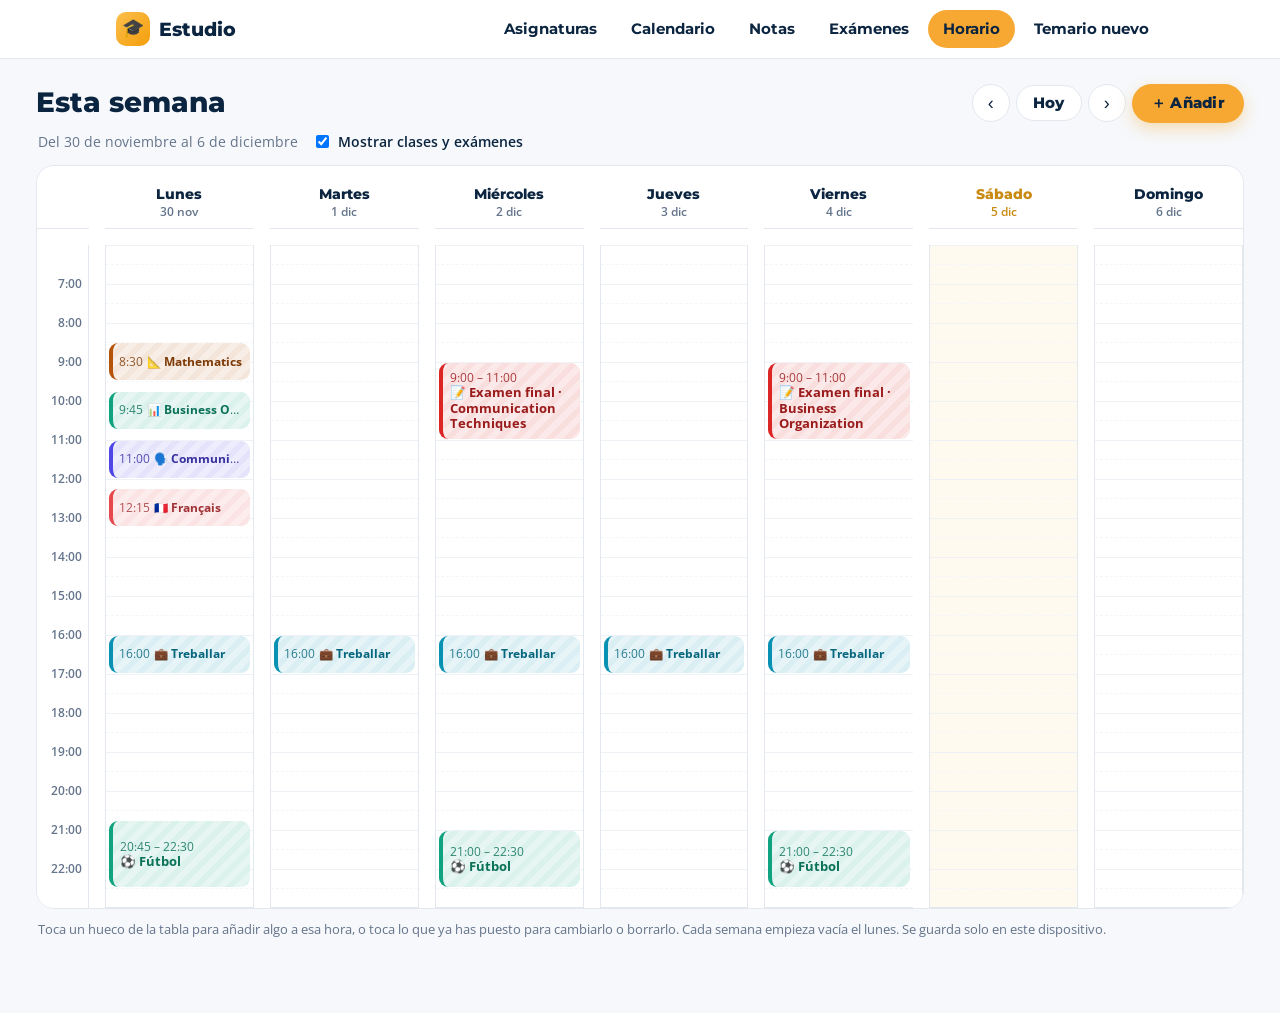
<file: horario.html>
<!DOCTYPE html>
<html lang="es"><head><meta charset="utf-8">
<meta name="viewport" content="width=device-width, initial-scale=1, viewport-fit=cover">
<title>Horario · Estudio</title>
<link rel="preconnect" href="https://fonts.googleapis.com"><link rel="preconnect" href="https://fonts.gstatic.com" crossorigin>
<link href="https://fonts.googleapis.com/css2?family=Montserrat:wght@700;800&family=Open+Sans:wght@400;600;700&display=swap" rel="stylesheet">
<link rel="stylesheet" href="campus.css">
<style>
main{max-width:1240px}
.hbar{display:flex;align-items:center;gap:8px;flex-wrap:wrap;margin:22px 0 6px}
.hbar h1{font-size:clamp(20px,3.6vw,28px);font-weight:800;color:var(--ink);margin:0;min-width:0}
.hbar .sp{margin-left:auto;display:flex;gap:6px;align-items:center;flex-wrap:wrap}
.opts{display:flex;align-items:center;gap:14px;flex-wrap:wrap;margin:4px 2px 12px;font-size:14px;color:var(--mut)}
.opts label{display:inline-flex;align-items:center;gap:6px;cursor:pointer;font-weight:600;color:var(--ink)}
.wrap{background:var(--card);border:1px solid var(--bd);border-radius:18px;overflow-x:auto;overflow-y:hidden;-webkit-overflow-scrolling:touch}
.grid{display:grid;grid-template-columns:52px repeat(7,minmax(108px,1fr));min-width:808px;position:relative}
.hd{position:sticky;top:0;z-index:4;background:#fff;border-bottom:1px solid var(--bd);padding:8px 6px;text-align:center;font:800 13.5px Montserrat,sans-serif;color:var(--ink)}
.hd small{display:block;font:600 12px "Open Sans",sans-serif;color:var(--mut);margin-top:1px}
.hd.hoy{color:var(--gold2)}.hd.hoy small{color:var(--gold2)}
.hd.c0{left:0;z-index:5}
.tcol{position:sticky;left:0;z-index:3;background:#fff;border-right:1px solid var(--bd)}
.tcol span{position:absolute;right:6px;transform:translateY(-50%);font-size:11.5px;color:var(--mut);font-weight:600}
.day{position:relative;border-left:1px solid var(--bd);cursor:copy}
.day.hoy{background:#fffaf0}
.day .ln{position:absolute;left:0;right:0;border-top:1px solid #eef2f7;pointer-events:none}
.day .ln.m{border-top-style:dashed;border-color:#f4f6f9}
.now{position:absolute;left:0;right:0;border-top:2px solid var(--r3);z-index:2;pointer-events:none}
.now::before{content:"";position:absolute;left:-5px;top:-6px;width:10px;height:10px;border-radius:50%;background:var(--r3)}
.blk{position:absolute;border-radius:9px;padding:3px 7px;font-size:12.5px;line-height:1.22;overflow:hidden;cursor:pointer;border:0;text-align:left;font-family:inherit;
  background:color-mix(in srgb,var(--c) 16%,#fff);color:color-mix(in srgb,var(--c) 70%,#000);border-left:4px solid var(--c);z-index:1}
.blk:hover{z-index:3;box-shadow:0 6px 18px rgba(11,37,64,.18)}
.blk b{display:block;font-weight:700;overflow-wrap:anywhere}
.blk.cor{white-space:nowrap;text-overflow:ellipsis}.blk.cor b{display:inline;margin-left:4px}.blk.cor b+i{display:none}
.blk i{font-style:normal;font-size:11.5px;opacity:.85}
.blk.fijo{cursor:default;background:repeating-linear-gradient(135deg,color-mix(in srgb,var(--c) 10%,#fff) 0 6px,color-mix(in srgb,var(--c) 15%,#fff) 6px 12px)}
.blk.fijo:hover{box-shadow:none}
.days7{display:flex;flex-wrap:wrap;gap:6px}
.days7 label{display:inline-flex!important;align-items:center;gap:5px;border:1px solid var(--bd);border-radius:99px;padding:6px 11px;cursor:pointer;font-size:13px}
.days7 input{width:auto!important}
.days7 label:has(input:checked){background:#fff7e6;border-color:var(--gold)}
.sw{display:flex;gap:8px;flex-wrap:wrap}
.sw button{width:30px;height:30px;border-radius:50%;border:3px solid #fff;box-shadow:0 0 0 1px var(--bd);cursor:pointer;background:var(--c)}
.sw button[aria-pressed="true"]{box-shadow:0 0 0 2px var(--ink)}
.tip{font-size:13px;color:var(--mut);margin:10px 2px 26px}
.err{color:var(--r3);font-size:13px;min-height:1em;margin:0}
.blk.cor{font-size:11.5px;padding:1px 6px;line-height:1.2}
@media (max-width:560px){.hbar .sp .btn{padding:8px 14px}}
</style>
</head><body>
<header class="top"><div class="in">
  <a class="brand" href="index.html"><i>🎓</i><span>Estudio</span></a>
  <nav class="nav">
    <a href="asignaturas.html">Asignaturas</a>
    <a href="agenda.html">Calendario</a>
    <a href="notas.html">Notas</a><a href="modelos.html">Exámenes</a><a class="on" href="horario.html">Horario</a>
    <a href="actualizar.html">Temario nuevo</a>
  </nav>
</div></header>

<main>
<div class="hbar">
  <h1 id="tit">Esta semana</h1>
  <div class="sp">
    <button class="ib" id="ant" aria-label="Semana anterior">‹</button>
    <button class="btn sec" id="hoyb" style="padding:8px 16px">Hoy</button>
    <button class="ib" id="sig" aria-label="Semana siguiente">›</button>
    <button class="btn pri" id="nuevo" style="padding:9px 18px">＋ Añadir</button>
  </div>
</div>
<div class="opts">
  <span id="rango"></span>
  <label><input type="checkbox" id="vcl" checked> Mostrar clases y exámenes</label>
  <button class="btn sec" id="vaciar" style="padding:6px 14px;font-size:13px;margin-left:auto">Vaciar esta semana</button>
</div>

<div class="wrap" id="wrap"><div class="grid" id="grid"></div></div>
<p class="tip">Toca un hueco de la tabla para añadir algo a esa hora, o toca lo que ya has puesto para cambiarlo o borrarlo. Cada semana empieza vacía el lunes. Se guarda solo en este dispositivo.</p>
</main>

<dialog id="dlg"><form method="dialog" id="frm">
  <h3 id="dt">Añadir al horario</h3>
  <label>¿Qué vas a hacer?<input id="ft" maxlength="80" required placeholder="Escríbelo tú"></label>
  <div class="two">
    <label>Desde (00:00–23:59)<input id="fi" type="text" inputmode="numeric" maxlength="5" placeholder="Ej. 09:00" autocomplete="off"></label>
    <label>Hasta (opcional)<input id="ff" type="text" inputmode="numeric" maxlength="5" placeholder="Ej. 10:30" autocomplete="off"></label>
  </div>
  <label id="ldias">Día<div class="days7" id="fd"></div></label>
  <label>Color<div class="sw" id="fc"></div></label>
  <p class="err" id="ferr"></p>
  <div class="acts">
    <button type="button" class="btn del" id="bdel">Eliminar</button>
    <button type="button" class="btn sec" id="bcan">Cancelar</button>
    <button type="submit" class="btn pri">Guardar</button>
  </div>
</form></dialog>

<script src="datos.js"></script>
<script>
const $=s=>document.querySelector(s),D=window.DATOS||{};
const esc=s=>String(s).replace(/[&<>"]/g,c=>({'&':'&amp;','<':'&lt;','>':'&gt;','"':'&quot;'}[c]));
const DN=['Lunes','Martes','Miércoles','Jueves','Viernes','Sábado','Domingo'],DC=['Lun','Mar','Mié','Jue','Vie','Sáb','Dom'];
const COL=['#f7a833','#0891b2','#10a37f','#6d4aff','#e5484d','#db2777','#64748b'];
const KEY='horario-semanas',ULTIMA_CLASE='2026-11-30',INI=6,FIN=23;let HH=40;
/* Fijo todas las semanas, como las clases */
const FIJO_SEMANAL=[{d:0,ini:'20:45',fin:'22:30',t:'⚽ Fútbol'},{d:2,ini:'21:00',fin:'22:30',t:'⚽ Fútbol'},{d:4,ini:'21:00',fin:'22:30',t:'⚽ Fútbol'},
  ...[0,1,2,3,4].map(d=>({d,ini:'16:00',fin:'17:00',t:'💼 Treballar',c:'#0891b2'}))];
const ymd=d=>d.getFullYear()+'-'+String(d.getMonth()+1).padStart(2,'0')+'-'+String(d.getDate()).padStart(2,'0');
const lunes=d=>{d=new Date(d.getFullYear(),d.getMonth(),d.getDate());d.setDate(d.getDate()-((d.getDay()+6)%7));return d};
const mins=t=>{const m=/^(\d{1,2}):(\d{2})/.exec(t||'');return m?+m[1]*60+ +m[2]:null};
/* Hora escrita a mano, en formato de 24 h: acepta 9, 09, 930, 0930, 9:30, 9.30 o 21h. Devuelve minutos (0–1440) o null si no es válida. */
const leeHora=s=>{s=String(s||'').trim().toLowerCase().replace(/h$/,'').replace(/[.,h ]/g,':');let h,m;
  if(/^\d{1,2}$/.test(s)){h=+s;m=0}else if(/^\d{3,4}$/.test(s)){h=+s.slice(0,-2);m=+s.slice(-2)}else{const r=/^(\d{1,2}):(\d{1,2})$/.exec(s);if(!r)return null;h=+r[1];m=+r[2]}
  return h>24||m>59||(h===24&&m)?null:h*60+m};
const fmtHora=x=>String(Math.floor(x/60)).padStart(2,'0')+':'+String(x%60).padStart(2,'0');
['#fi','#ff'].forEach(s=>document.querySelector(s).addEventListener('blur',e=>{const v=leeHora(e.target.value);if(v!=null)e.target.value=fmtHora(v)}));
const hm=m=>Math.floor(m/60)+':'+String(m%60).padStart(2,'0');
let DB={};try{DB=JSON.parse(localStorage.getItem(KEY)||'{}')||{}}catch(e){DB={}}
const guarda=()=>{try{localStorage.setItem(KEY,JSON.stringify(DB))}catch(e){}};
let sem=lunes(new Date()),edit=null,color=COL[0],verCl=true,H0=7,armado=0;
try{verCl=localStorage.getItem('horario-clases')!=='0'}catch(e){}
$('#vcl').checked=verCl;

/* Clases (horario de ESCI) y exámenes de esa semana: fijos, no se editan aquí */
function fijos(){
  const out=FIJO_SEMANAL.map(x=>({d:x.d,ini:mins(x.ini),fin:mins(x.fin),t:x.t,sub:'',c:x.c||'#10a37f',fijo:1}));
  if(!verCl)return out;
  (D.horario||[]).forEach(r=>r.dias.forEach((c,i)=>{if(!c)return;
    const f=new Date(sem);f.setDate(f.getDate()+i);if(ymd(f)>ULTIMA_CLASE)return;
    const t=/(\d{1,2}:\d{2})\s*[–-]\s*(\d{1,2}:\d{2})/.exec(c.aula||'')||/(\d{1,2}:\d{2})\s*[–-]\s*(\d{1,2}:\d{2})/.exec(r.hora);
    const a=D.asig[c.asig]||{};
    out.push({d:i,ini:mins(t[1]),fin:mins(t[2]),t:(a.emoji||'')+' '+(a.nombre||c.asig),sub:(c.aula||'').replace(/\s*·?\s*\d{1,2}:\d{2}\s*[–-]\s*\d{1,2}:\d{2}\s*/,' · ').replace(/^ · | · $/g,''),c:a.color||'#64748b',fijo:1})}));
  (D.fechas||[]).filter(e=>e.tipo==='examen'&&e.hora).forEach(e=>{const i=Math.round((new Date(e.desde+'T00:00')-sem)/864e5);
    if(i<0||i>6)return;const a=D.asig[e.asig]||{},h=/De (\d{1,2}:\d{2}) a (\d{1,2}:\d{2})/.exec(e.nota||'');const ini=mins(e.hora);
    out.push({d:i,ini,fin:h?mins(h[2]):ini+120,t:'📝 '+e.t,sub:'',c:'var(--r3)',fijo:1})});
  return out}

function pinta(){
  const k=ymd(sem),mios=(DB[k]||[]).map(x=>Object.assign({},x)),todo=fijos().concat(mios);
  const hoy=ymd(new Date()),esta=ymd(lunes(new Date()))===k;
  const fin=new Date(sem);fin.setDate(fin.getDate()+6);
  const f=d=>d.toLocaleDateString('es-ES',{day:'numeric',month:'long'});
  $('#tit').textContent=esta?'Esta semana':k===ymd(new Date(lunes(new Date()).getTime()+7*864e5))?'La semana que viene':k<ymd(lunes(new Date()))?'Semana pasada':'Semana del '+f(sem);
  $('#rango').textContent='Del '+f(sem)+' al '+f(fin);
  /* franja visible fija: de 6:00 a 23:00; la altura de cada hora se ajusta para que quepa todo sin bajar */
  const h0=INI,h1=FIN,w0=$('#wrap'),top0=w0.getBoundingClientRect().top+scrollY;
  HH=Math.max(20,Math.min(62,Math.floor((innerHeight-top0-50-(w0.scrollWidth>w0.clientWidth?14:0))/(h1-h0))));
  H0=h0;const H=(h1-h0)*HH,y=m=>(m-h0*60)/60*HH;
  let g='<div class="hd c0"></div>';
  for(let i=0;i<7;i++){const d=new Date(sem);d.setDate(d.getDate()+i);g+=`<div class="hd${ymd(d)===hoy?' hoy':''}">${DN[i]}<small>${d.getDate()} ${d.toLocaleDateString('es-ES',{month:'short'}).replace('.','')}</small></div>`}
  g+=`<div class="tcol" style="height:${H}px">${Array.from({length:h1-h0},(_,i)=>i?`<span style="top:${i*HH}px">${h0+i}:00</span>`:'').join('')}</div>`;
  for(let i=0;i<7;i++){const d=new Date(sem);d.setDate(d.getDate()+i);
    const L=todo.filter(e=>e.d===i).map(e=>(e.fe=e.fin&&e.fin>e.ini?e.fin:e.ini+30,e)).filter(e=>e.fe>h0*60&&e.ini<h1*60).sort((a,b)=>a.ini-b.ini||a.fe-b.fe);
    /* carriles para lo que se solapa */
    const lanes=[];let grp=[],gEnd=-1;const cierra=()=>{const n=Math.max(...grp.map(e=>e.lane))+1;grp.forEach(e=>e.n=n);grp=[]};
    L.forEach(e=>{if(e.ini>=gEnd&&grp.length){cierra();lanes.length=0}let l=lanes.findIndex(x=>x<=e.ini);if(l<0){l=lanes.length;lanes.push(0)}lanes[l]=e.fe;e.lane=l;grp.push(e);gEnd=Math.max(gEnd,e.fe)});if(grp.length)cierra();
    let c=`<div class="day${ymd(d)===hoy?' hoy':''}" data-d="${i}" style="height:${H}px">`;
    for(let j=0;j<h1-h0;j++)c+=`<div class="ln" style="top:${j*HH}px"></div><div class="ln m" style="top:${j*HH+HH/2}px"></div>`;
    L.forEach(e=>{const w=100/e.n,top=y(Math.max(e.ini,h0*60)),hgt=Math.max(y(Math.min(e.fe,h1*60))-top-2,14);
      c+=`<button type="button" class="blk${e.fijo?' fijo':''}${hgt<44?' cor':''}" ${e.id?`data-id="${esc(e.id)}"`:''} style="--c:${e.c};top:${top+1}px;height:${hgt}px;left:calc(${e.lane*w}% + 3px);width:calc(${w}% - 6px)" title="${esc(e.t)}">
        <i>${hm(e.ini)}${e.fin&&e.fin>e.ini&&hgt>=44?' – '+hm(e.fin):''}</i><b>${esc(e.t)}</b>${e.sub?`<i>${esc(e.sub)}</i>`:''}</button>`});
    if(ymd(d)===hoy){const n=new Date(),m=n.getHours()*60+n.getMinutes();if(m>=h0*60&&m<=h1*60)c+=`<div class="now" style="top:${y(m)}px"></div>`}
    g+=c+'</div>'}
  $('#grid').innerHTML=g;
  $('#vaciar').style.display=(DB[k]||[]).length?'':'none';
}

/* editor */
$('#fc').innerHTML=COL.map(c=>`<button type="button" style="--c:${c}" data-c="${c}" aria-label="Color"></button>`).join('');
const marcaColor=c=>{color=c;$('#fc').querySelectorAll('button').forEach(b=>b.setAttribute('aria-pressed',b.dataset.c===c))};
$('#fc').onclick=e=>{const b=e.target.closest('button');if(b)marcaColor(b.dataset.c)};
function abrir(e,dia,min){
  edit=e||null;$('#ferr').textContent='';
  $('#dt').textContent=e?'Cambiar':'Añadir al horario';
  $('#ft').value=e?e.t:'';$('#fi').value=e?hm(e.ini).padStart(5,'0'):(min!=null?hm(min).padStart(5,'0'):'');
  $('#ff').value=e&&e.fin?hm(e.fin).padStart(5,'0'):'';
  const sel=e?[e.d]:[dia!=null?dia:Math.max(0,Math.round((lunes(new Date())-sem)/864e5)===0?(new Date().getDay()+6)%7:0)];
  $('#ldias').firstChild.textContent=e?'Día':'Día (puedes marcar varios)';
  $('#fd').innerHTML=DC.map((n,i)=>`<label><input type="${e?'radio':'checkbox'}" name="fd" value="${i}"${sel.includes(i)?' checked':''}>${n}</label>`).join('');
  marcaColor(e?e.c:color);$('#bdel').style.display=e?'':'none';
  $('#dlg').showModal();if(!e)$('#ft').focus()}
$('#bcan').onclick=()=>$('#dlg').close();
$('#bdel').onclick=()=>{const k=ymd(sem);DB[k]=(DB[k]||[]).filter(x=>x.id!==edit.id);if(!DB[k].length)delete DB[k];guarda();$('#dlg').close();pinta()};
$('#frm').addEventListener('submit',ev=>{
  const vi=$('#fi').value.trim(),vf=$('#ff').value.trim(),t=$('#ft').value.trim(),ini=leeHora(vi),fin=vf?leeHora(vf):null;
  const dias=[...$('#fd').querySelectorAll('input:checked')].map(x=>+x.value);
  const err=!t?'Escribe qué vas a hacer.':!vi?'Escribe la hora de inicio, por ejemplo 09:00.':ini==null||ini>=1440?'La hora de inicio no es válida: escríbela entre 00:00 y 23:59.':vf&&fin==null?'La hora de fin no es válida: escríbela entre 00:00 y 24:00.':fin!=null&&fin<=ini?'La hora de fin tiene que ser después de la de inicio.':!dias.length?'Marca al menos un día.':'';
  if(err){ev.preventDefault();$('#ferr').textContent=err;return}
  const k=ymd(sem),L=DB[k]=DB[k]||[];
  if(edit){Object.assign(L.find(x=>x.id===edit.id)||{},{t,ini,fin,d:dias[0],c:color})}
  else dias.forEach((d,j)=>L.push({id:Date.now().toString(36)+j,t,ini,fin,d,c:color}));
  guarda();pinta()});

$('#grid').addEventListener('click',e=>{
  const b=e.target.closest('.blk');if(b){if(b.dataset.id){const x=(DB[ymd(sem)]||[]).find(z=>z.id===b.dataset.id);if(x)abrir(x)}return}
  const d=e.target.closest('.day');if(!d)return;
  const r=d.getBoundingClientRect(),h0=H0;
  const m=h0*60+Math.floor((e.clientY-r.top)/HH*2)*30;abrir(null,+d.dataset.d,Math.min(m,23*60+30))});
$('#nuevo').onclick=()=>abrir(null);
$('#ant').onclick=()=>{sem.setDate(sem.getDate()-7);pinta()};
$('#sig').onclick=()=>{sem.setDate(sem.getDate()+7);pinta()};
$('#hoyb').onclick=()=>{sem=lunes(new Date());pinta();scrollAhora()};
$('#vcl').onchange=e=>{verCl=e.target.checked;try{localStorage.setItem('horario-clases',verCl?'1':'0')}catch(x){}pinta()};
$('#vaciar').onclick=e=>{const b=e.currentTarget;if(!armado){armado=1;b.textContent='¿Seguro? Toca otra vez para borrar';setTimeout(()=>{armado=0;b.textContent='Vaciar esta semana'},4000);return}armado=0;b.textContent='Vaciar esta semana';delete DB[ymd(sem)];guarda();pinta()};
function scrollAhora(){const n=$('.now');if(n)$('#wrap').scrollTop=Math.max(0,n.offsetTop-120)}
/* limpia semanas de hace más de 8 semanas */
(function(){const lim=new Date(lunes(new Date()));lim.setDate(lim.getDate()-56);const l=ymd(lim);let c=0;Object.keys(DB).forEach(k=>{if(k<l){delete DB[k];c++}});if(c)guarda()})();
pinta();addEventListener("resize",()=>{clearTimeout(window._rz);window._rz=setTimeout(pinta,150)});
setInterval(()=>{if(!$('#dlg').open)pinta()},60000);
</script>
</body></html>
</file>
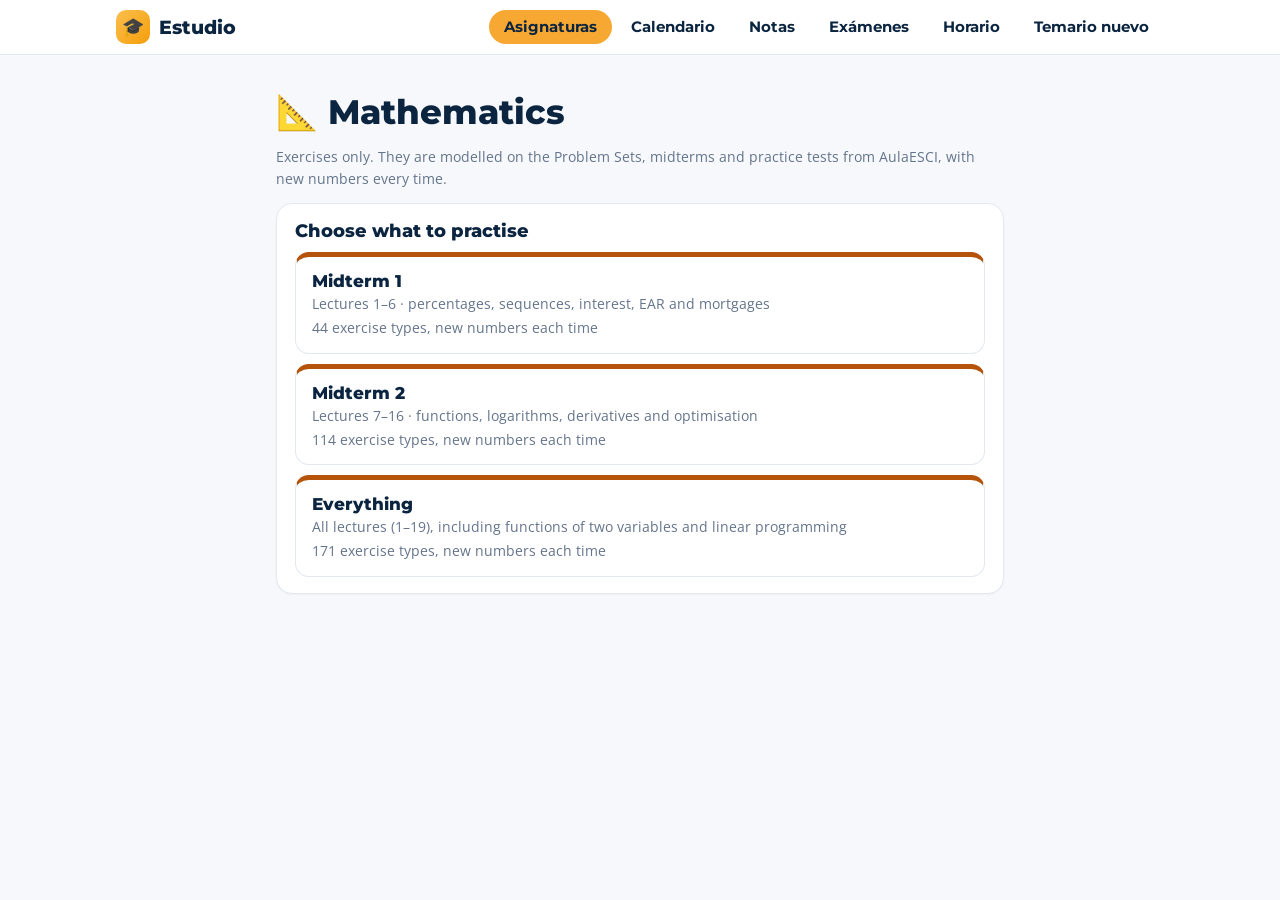
<file: mates.html>
<!DOCTYPE html>
<html lang="en" style="--sub:#b45309"><head><meta charset="utf-8">
<meta name="viewport" content="width=device-width, initial-scale=1, viewport-fit=cover">
<title>Mathematics · Estudio</title>
<style>
/* Mathematics: exercises only, in English. One exercise at a time; a right answer moves on, a wrong one opens the worked solution. */
:root{--bg:#f6f8fb;--fg:#1f2d3d;--mut:#64748b;--card:#fff;--bd:#e3e8ef;--ac:#b45309;--acs:#fdf3e3;--ok:#15803d;--oks:rgba(21,128,61,.1);--ko:#dc2626;--kos:rgba(220,38,38,.08);--ink:#0b2540;--gold:#f7a833}
*{box-sizing:border-box}
body{margin:0;background:var(--bg);color:var(--fg);font:16px/1.55 "Open Sans",system-ui,-apple-system,"Segoe UI",sans-serif}
main{max-width:760px;margin:0 auto;padding:16px 16px 60px}
main>h1{font:800 clamp(24px,4.6vw,34px)/1.15 Montserrat,system-ui,sans-serif;color:var(--ink);margin:22px 0 6px}
.mut{color:var(--mut);font-size:14px}
.card{background:var(--card);border:1px solid var(--bd);border-radius:16px;padding:18px;margin:14px 0;box-shadow:0 1px 2px rgba(11,37,64,.04)}
h2{font:800 18px Montserrat,system-ui,sans-serif;color:var(--ink);margin:0 0 10px}
.modes{display:grid;gap:10px}
.mode{display:grid;gap:2px;text-align:left;font:inherit;border:1px solid var(--bd);border-top:5px solid var(--ac);background:#fff;border-radius:14px;padding:14px 16px;cursor:pointer;color:var(--fg)}
.mode:hover{border-color:var(--ac)}
.mode b{font:800 17px Montserrat,system-ui,sans-serif;color:var(--ink)}
.chips{display:flex;flex-wrap:wrap;gap:6px;margin:8px 0}
.chips button{font:600 13.5px "Open Sans",sans-serif;border:1px solid var(--bd);background:#fff;color:var(--ink);border-radius:99px;padding:6px 12px;cursor:pointer}
.chips button.on{background:var(--ac);border-color:var(--ac);color:#fff}
.tags{display:flex;flex-wrap:wrap;gap:6px;margin-bottom:10px}
.tag{font-size:12.5px;font-weight:700;padding:3px 10px;border-radius:99px;background:var(--acs);color:var(--ac)}
.tag.src{background:#eef2f7;color:var(--mut);font-weight:600}
.q{font-size:17px;line-height:1.6;color:var(--ink);margin:6px 0 14px}
.q sup,.q sub,.sol sup,.sol sub,.opt sup,.opt sub{font-size:.72em}
.ansrow{display:flex;gap:8px;flex-wrap:wrap;align-items:center}
.ansrow input{font:inherit;font-size:17px;padding:10px 14px;border-radius:12px;border:1px solid var(--bd);background:#fff;color:var(--fg);width:min(260px,100%)}
.ansrow input:focus{outline:2px solid var(--gold);outline-offset:1px}
.unit{color:var(--mut);font-weight:600}
button.pri{font:800 14.5px Montserrat,system-ui,sans-serif;border:0;background:var(--gold);color:var(--ink);border-radius:99px;padding:11px 22px;cursor:pointer}
button.sec{font:700 14px Montserrat,system-ui,sans-serif;border:1px solid var(--bd);background:#fff;color:var(--ink);border-radius:99px;padding:10px 18px;cursor:pointer}
button:disabled{opacity:.6;cursor:default}
.opt{display:flex;gap:10px;align-items:flex-start;width:100%;text-align:left;margin:7px 0;padding:11px 14px;font:inherit;border:1px solid var(--bd);background:#fff;color:var(--fg);border-radius:12px;cursor:pointer}
.opt:hover:not(:disabled){border-color:var(--gold)}
.opt .l{font-weight:800;color:var(--ac);min-width:18px}
.opt.good{border-color:var(--ok);background:var(--oks);opacity:1}.opt.bad{border-color:var(--ko);background:var(--kos);opacity:1}
.fb{margin-top:14px;padding:12px 14px;border-radius:12px;border:1px solid var(--bd)}
.fb.good{border-color:var(--ok);background:var(--oks);color:var(--ok);font-weight:700}
.fb.bad{border-color:var(--ko);background:var(--kos)}
.fb.bad>b{color:var(--ko)}
details.sol{margin-top:10px;background:#fff;border:1px solid var(--bd);border-radius:12px;padding:10px 14px}
details.sol summary{cursor:pointer;font-weight:700;color:var(--ink)}
details.sol div{margin-top:8px;line-height:1.75}
.bar{display:flex;justify-content:space-between;align-items:center;gap:10px;flex-wrap:wrap;margin:16px 0 0}
.score{font-weight:700;color:var(--ink)}
.hint{font-size:13px;color:var(--mut);margin-top:8px}
</style>
<link rel="preconnect" href="https://fonts.googleapis.com"><link rel="preconnect" href="https://fonts.gstatic.com" crossorigin>
<link href="https://fonts.googleapis.com/css2?family=Montserrat:wght@700;800&family=Open+Sans:wght@400;600;700&display=swap" rel="stylesheet">
<link rel="stylesheet" href="claro.css">
</head><body>
<header class="top"><div class="in"><a class="brand" href="index.html"><i>🎓</i><span>Estudio</span></a><div class="tabs"><a class="on" href="asignaturas.html">Asignaturas</a><a href="agenda.html">Calendario</a><a href="notas.html">Notas</a><a href="modelos.html">Exámenes</a><a href="horario.html">Horario</a><a href="actualizar.html">Temario nuevo</a></div></div></header>
<main>
<h1>📐 Mathematics</h1>
<p class="mut">Exercises only. They are modelled on the Problem Sets, midterms and practice tests from AulaESCI, with new numbers every time.</p>
<div id="view"></div>
</main>
<script src="mates-ejercicios.js"></script>
<script src="mates-examen.js"></script>
<script>
const $=s=>document.querySelector(s);
const LS={get(k,d){try{const v=localStorage.getItem(k);return v?JSON.parse(v):d}catch(e){return d}},set(k,v){try{localStorage.setItem(k,JSON.stringify(v))}catch(e){}}};
const shuf=a=>a.map(x=>[Math.random(),x]).sort((p,q)=>p[0]-q[0]).map(x=>x[1]);
const MODES={m1:{t:'Midterm 1',d:'Lectures 1–6 · percentages, sequences, interest, EAR and mortgages',f:l=>l<=6},
             m2:{t:'Midterm 2',d:'Lectures 7–16 · functions, logarithms, derivatives and optimisation',f:l=>l>=7&&l<=16},
             all:{t:'Everything',d:'All lectures (1–19), including functions of two variables and linear programming',f:()=>true}};
let P=LS.get('ma-prog',{});                    /* {m1:{ok,n}, m2:{ok,n}, all:{ok,n}} — also read by the Asignaturas page */
let S=null;                                    /* current session: {mode, lec, deck, q, ok, n, wrong} */

function menu(){S=null;
  $('#view').innerHTML=`<div class="card"><h2>Choose what to practise</h2><div class="modes">${Object.entries(MODES).map(([k,m])=>{const n=MATES.G.filter(g=>m.f(g.lec)).length,p=P[k];
    return `<button class="mode" data-m="${k}"><b>${m.t}</b><span class="mut">${m.d}</span><span class="mut">${n} exercise types, new numbers each time${p&&p.n?` · ${p.n} answered, ${Math.round(100*p.ok/p.n)}% correct`:''}</span></button>`}).join('')}</div></div>`;
  document.querySelectorAll('[data-m]').forEach(b=>b.onclick=()=>start(b.dataset.m,null))}

/* a shuffled deck of every exercise type in the group: all of them come up before any repeats, and each time with new numbers */
function deck(mode,lec){return shuf(MATES.G.filter(g=>MODES[mode].f(g.lec)&&(lec==null||g.lec===lec)))}
function start(mode,lec){S={mode,lec,deck:deck(mode,lec),ok:0,n:0,last:null};next()}
function next(){if(!S.deck.length){S.deck=deck(S.mode,S.lec);if(S.deck.length>1&&S.deck[0]===S.last)S.deck.push(S.deck.shift())}
  let q=null;while(!q&&S.deck.length){const g=S.deck.shift();q=MATES.make(g);if(q)S.last=g}
  if(!q)return menu();S.q=q;show()}

function parse(s){s=String(s).trim().replace(/[€$%\s]/g,'').replace(/−/g,'-');if(!s)return NaN;
  if(s.includes(',')&&s.includes('.'))s=s.lastIndexOf(',')>s.lastIndexOf('.')?s.replace(/\./g,'').replace(',','.'):s.replace(/,/g,'');
  else if(/^-?\d{1,3}(,\d{3})+$/.test(s))s=s.replace(/,/g,'');else s=s.replace(',','.');
  if(/^-?\d+\/\d+$/.test(s)){const[a,b]=s.split('/');return a/b}
  return /^-?(\d+\.?\d*|\.\d+)$/.test(s)?parseFloat(s):NaN}
const right=(q,v)=>Math.abs(v-q.ans)<=Math.max(0.5*Math.pow(10,-q.d)*1.02+1e-9,Math.abs(q.ans)*0.0005);   /* small margin for rounding in intermediate steps */
const fmt=(x,d)=>(Math.round(x*10**d)/10**d).toLocaleString('en-US',{maximumFractionDigits:d});

function show(){const q=S.q,m=MODES[S.mode],lecs=[...new Set(MATES.G.filter(g=>m.f(g.lec)).map(g=>g.lec))].sort((a,b)=>a-b);
  $('#view').innerHTML=`<div class="chips"><button data-l="" class="${S.lec==null?'on':''}">${m.t}: all</button>${lecs.map(l=>`<button data-l="${l}" class="${S.lec===l?'on':''}" title="${MATES.NAMES[l]}">L${l}</button>`).join('')}</div>
  <div class="card"><div class="tags"><span class="tag">Lecture ${q.lec} · ${MATES.NAMES[q.lec]}</span><span class="tag src">Based on ${q.src}</span></div>
  <div class="q">${q.q}</div>
  ${q.type==='mc'?q.opts.map((o,i)=>`<button class="opt" data-o="${i}"><span class="l">${'ABCD'[i]}</span><span>${o}</span></button>`).join('')
   :`<div class="ansrow"><input id="ans" inputmode="text" autocomplete="off" autocapitalize="off" spellcheck="false" placeholder="Your answer" aria-label="Your answer">${q.unit?`<span class="unit">${q.unit}</span>`:''}<button class="pri" id="chk">Check</button></div>
     <p class="hint">${q.d===0?'Give a whole number.':`Round to ${q.d} decimal${q.d>1?'s':''}.`} A comma or a dot both work.</p>`}
  <div id="fb"></div>
  <div class="bar"><span class="score">${S.n?`${S.ok} correct out of ${S.n}`:'Session started'}</span><span><button class="sec" id="skip">Skip</button> <button class="sec" id="end">Finish</button></span></div></div>`;
  document.querySelectorAll('[data-l]').forEach(b=>b.onclick=()=>start(S.mode,b.dataset.l===''?null:+b.dataset.l));
  $('#end').onclick=finish;$('#skip').onclick=()=>grade(false,null,true);
  if(q.type==='mc')document.querySelectorAll('.opt').forEach(b=>b.onclick=()=>grade(+b.dataset.o===q.a,+b.dataset.o));
  else{const i=$('#ans');i.focus();const go=()=>{if(!i.value.trim()){$('#fb').innerHTML='<p class="hint">Type your answer first, for example 12.5 or −3.</p>';i.focus();return}
      const v=parse(i.value);grade(!isNaN(v)&&right(q,v),v,false,isNaN(v))};   /* something that is not a number counts as a wrong answer, so the solution is always shown */
    $('#chk').onclick=go;i.onkeydown=e=>{if(e.key==='Enter')go()}}}

function grade(ok,given,skipped,notNum){const q=S.q;if(S.done)return;S.done=true;
  S.n++;if(ok)S.ok++;const p=P[S.mode]=P[S.mode]||{ok:0,n:0};p.n++;if(ok)p.ok++;LS.set('ma-prog',P);
  document.querySelectorAll('.opt').forEach((b,i)=>{b.disabled=true;if(i===q.a)b.classList.add('good');else if(i===given)b.classList.add('bad')});
  const a=$('#ans');if(a)a.readOnly=true;const c=$('#chk');if(c)c.disabled=true;$('#skip').disabled=true;
  const corr=q.type==='mc'?`${'ABCD'[q.a]}) ${q.opts[q.a]}`:`${fmt(q.ans,q.d)}${q.unit?' '+q.unit:''}`;
  if(ok){$('#fb').innerHTML='<div class="fb good">✓ Correct</div>';setTimeout(()=>{S.done=false;next()},850);return}
  /* wrong (or skipped): the worked solution opens and the student moves on when ready */
  $('#fb').innerHTML=`<div class="fb bad" id="wrong"><b>${skipped?'Skipped.':'✗ Not quite.'}</b>${notNum?' Your answer was not a number.':''} The correct answer is <b>${corr}</b>.
    <details class="sol" open><summary>How to solve it</summary><div class="sol">${q.sol}</div></details>
    <p style="margin:12px 0 0"><button class="pri" id="nx" disabled>Next exercise →</button></p></div>`;
  /* The answer must stay on screen until the student decides to move on: the button is not focused (a held Enter key used to press it at once)
     and it only becomes active after a moment. The feedback is scrolled into view because on a phone it can open below the keyboard. */
  if(a)a.blur();
  $('#nx').onclick=()=>{S.done=false;next();scrollTo(0,0)};
  setTimeout(()=>{const b=$('#nx');if(b)b.disabled=false},900);
  try{$('#wrong').scrollIntoView({block:'nearest',behavior:'smooth'})}catch(e){}}

function finish(){const s=S;$('#view').innerHTML=`<div class="card"><h2>Session finished</h2><p>${s.n?`You answered <b>${s.n}</b> exercise${s.n>1?'s':''} and got <b>${s.ok}</b> right (${Math.round(100*s.ok/s.n)}%).`:'You did not answer any exercise.'}</p>
  <p><button class="pri" id="again">Practise again</button> <button class="sec" id="back">Change group</button></p></div>`;
  $('#again').onclick=()=>start(s.mode,s.lec);$('#back').onclick=menu}
menu();
</script>
</body></html>
</file>
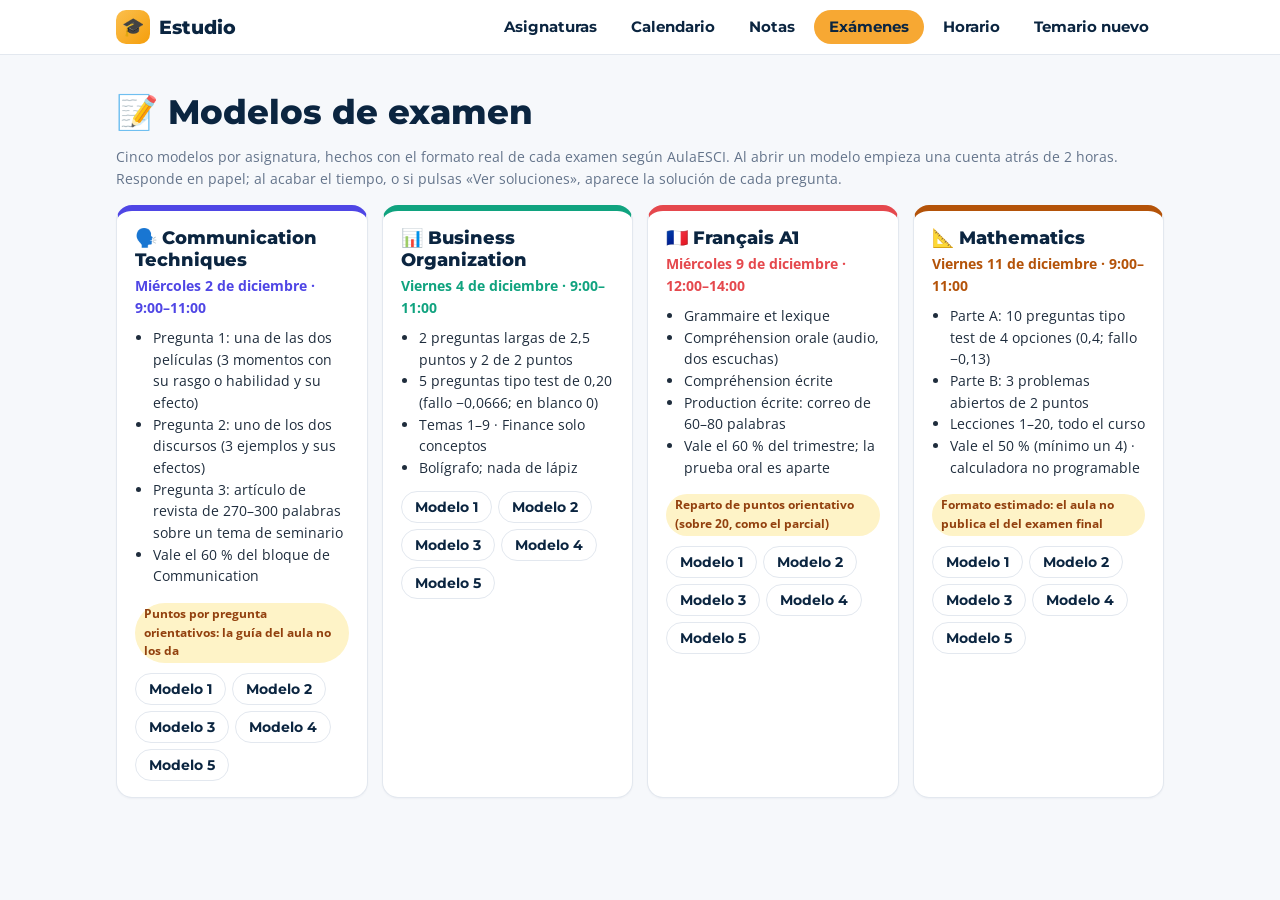
<file: modelos.html>
<!DOCTYPE html>
<html lang="es" style="--sub:#0b2540"><head><meta charset="utf-8">
<meta name="viewport" content="width=device-width, initial-scale=1, viewport-fit=cover">
<title>Modelos de examen · Estudio</title>
<link rel="preconnect" href="https://fonts.googleapis.com"><link rel="preconnect" href="https://fonts.gstatic.com" crossorigin>
<link href="https://fonts.googleapis.com/css2?family=Montserrat:wght@700;800&family=Open+Sans:wght@400;600;700&display=swap" rel="stylesheet">
<style>
/* Modelos de examen: una portada con las asignaturas y, al abrir un modelo, el examen como una hoja de PDF con una cuenta atrás de 2 h. */
:root{--bg:#f6f8fb;--fg:#1f2d3d;--mut:#64748b;--card:#fff;--bd:#e3e8ef;--ink:#0b2540;--gold:#f7a833;--ok:#15803d;--ko:#dc2626;
  --c-com:#4f46e5;--c-bus:#10a37f;--c-fra:#e5484d;--c-mat:#b45309;color-scheme:light}
*{box-sizing:border-box}
body{margin:0;background:var(--bg);color:var(--fg);font:16px/1.55 "Open Sans",system-ui,-apple-system,"Segoe UI",sans-serif}
main{max-width:1080px;margin:0 auto;padding:16px 16px 60px}
main>h1{font:800 clamp(24px,4.6vw,34px)/1.15 Montserrat,system-ui,sans-serif;color:var(--ink);margin:22px 0 6px}
.mut{color:var(--mut);font-size:14px}
.grid{display:grid;grid-template-columns:repeat(auto-fill,minmax(250px,1fr));gap:14px;margin-top:16px}
.subj{background:#fff;border:1px solid var(--bd);border-top:6px solid var(--c);border-radius:16px;padding:16px 18px;box-shadow:0 1px 2px rgba(11,37,64,.04)}
.subj h2{font:800 18px Montserrat,system-ui,sans-serif;color:var(--ink);margin:0 0 4px}
.subj .when{font-weight:700;color:var(--c);font-size:14px}
.subj ul{margin:8px 0 12px;padding-left:18px;font-size:14px;color:var(--fg)}
.subj .mods{display:flex;flex-wrap:wrap;gap:6px}
.subj .mods button{font:700 13.5px Montserrat,system-ui,sans-serif;border:1px solid var(--bd);background:#fff;color:var(--ink);border-radius:99px;padding:7px 13px;cursor:pointer}
.subj .mods button:hover{border-color:var(--c);background:color-mix(in srgb,var(--c) 8%,#fff)}
.subj .mods button.done::after{content:" ✓";color:var(--ok)}
.est{display:inline-block;font-size:12px;font-weight:700;color:#92400e;background:#fef3c7;border-radius:99px;padding:2px 9px;margin-top:4px}
/* barra del examen */
.xbar{position:sticky;top:0;z-index:30;background:rgba(255,255,255,.95);backdrop-filter:blur(8px);border-bottom:1px solid var(--bd)}
.xbar .in{max-width:1080px;margin:0 auto;padding:8px 16px;display:flex;align-items:center;gap:10px;flex-wrap:wrap}
.xbar .ttl{font:800 15px Montserrat,system-ui,sans-serif;color:var(--ink);margin-right:auto;min-width:0}
.clock{font:800 22px/1 Montserrat,system-ui,sans-serif;font-variant-numeric:tabular-nums;color:var(--ink);background:#eef2f7;border-radius:12px;padding:8px 12px;letter-spacing:.5px}
.clock.warn{background:#fef3c7;color:#92400e}.clock.crit{background:#fee2e2;color:#b91c1c}.clock.end{background:#dcfce7;color:var(--ok)}
.xbar button{font:700 13.5px Montserrat,system-ui,sans-serif;border:1px solid var(--bd);background:#fff;color:var(--ink);border-radius:99px;padding:8px 13px;cursor:pointer}
.xbar button.pri{background:var(--gold);border-color:var(--gold)}
/* hoja tipo PDF */
.desk{background:#525659;padding:28px 12px 60px;min-height:calc(100dvh - 120px)}
.sheet{background:#fff;max-width:820px;margin:0 auto 24px;padding:56px 64px;box-shadow:0 4px 24px rgba(0,0,0,.35);color:#111;font:15.5px/1.6 Cambria,"Times New Roman",Georgia,serif}
@media (max-width:640px){.sheet{padding:28px 20px}}
.sheet .hd{display:flex;justify-content:space-between;gap:12px;border-bottom:2px solid #111;padding-bottom:8px;margin-bottom:14px;font-size:13px}
.sheet .hd b{font-size:14px}
.sheet h1{font:700 22px/1.25 Cambria,"Times New Roman",serif;text-align:center;margin:6px 0 2px}
.sheet .sub{text-align:center;margin:0 0 14px;font-size:14px}
.sheet .id{display:flex;gap:18px;flex-wrap:wrap;margin:10px 0 14px;font-size:14px}
.sheet .id span{flex:1;min-width:200px;border-bottom:1px dotted #555;padding-bottom:2px}
.sheet .ins{border:1px solid #111;padding:10px 14px;margin:10px 0 18px;font-size:14px}
.sheet .ins p{margin:4px 0}
.sheet table{border-collapse:collapse;width:100%;margin:8px 0 14px;font-size:14px}
.sheet th,.sheet td{border:1px solid #444;padding:5px 8px;text-align:left;vertical-align:top}
.sheet th{background:#f1f1f1}
.sheet h2{font:700 16.5px Cambria,"Times New Roman",serif;margin:22px 0 6px;border-bottom:1px solid #999;padding-bottom:3px}
.q{margin:14px 0 6px;break-inside:avoid}
.q .qh{font-weight:700}
.q .pts{float:right;font-weight:400;font-style:italic;font-size:13.5px}
.q ol.opt{list-style:upper-alpha;margin:6px 0 4px 6px;padding-left:22px}
.q ol.opt li{margin:2px 0}
.q .ctx{border-left:3px solid #999;padding:4px 12px;margin:8px 0;background:#fafafa;font-size:14.5px}
.lines{margin:6px 0 4px}
.lines i{display:block;border-bottom:1px dotted #777;height:26px}
.listen{display:inline-flex;align-items:center;gap:6px;font:700 13px "Open Sans",sans-serif;border:1px solid #444;background:#fff;border-radius:99px;padding:5px 12px;cursor:pointer;margin:4px 0}
.sol{display:none;margin:8px 0 4px;padding:9px 13px;border-left:4px solid var(--ok);background:#f0fdf4;font:14.5px/1.55 "Open Sans",system-ui,sans-serif;color:#14532d}
.sol b:first-child{display:block;margin-bottom:2px}
.showsol .sol{display:block}
.endmsg{display:none;max-width:820px;margin:0 auto 18px;background:#dcfce7;border:1px solid #86efac;color:#14532d;border-radius:12px;padding:12px 16px;font-weight:600}
.showsol .endmsg{display:block}
@media print{header.top,.xbar,.endmsg{display:none!important}.desk{background:#fff;padding:0}.sheet{box-shadow:none;margin:0;max-width:none;padding:0 6mm}body{background:#fff}}
</style>
<link rel="stylesheet" href="claro.css">
</head><body>
<header class="top"><div class="in"><a class="brand" href="index.html"><i>🎓</i><span>Estudio</span></a><div class="tabs"><a href="asignaturas.html">Asignaturas</a><a href="agenda.html">Calendario</a><a href="notas.html">Notas</a><a class="on" href="modelos.html">Exámenes</a><a href="horario.html">Horario</a><a href="actualizar.html">Temario nuevo</a></div></div></header>
<div id="app"></div>
<script src="examen-business.js"></script>
<script src="examen-communication.js"></script>
<script src="examen-francais.js"></script>
<script src="examen-mates.js"></script>
<script>
const $=s=>document.querySelector(s);
const LS={get(k,d){try{const v=localStorage.getItem(k);return v?JSON.parse(v):d}catch(e){return d}},set(k,v){try{localStorage.setItem(k,JSON.stringify(v))}catch(e){}},del(k){try{localStorage.removeItem(k)}catch(e){}}};
const EX=window.EXAMENES||{};
const ORDEN=['communication','business','francais','mates'];
const DUR=2*60*60*1000;
let tick=null,cur=null;

function home(){clearInterval(tick);cur=null;try{speechSynthesis.cancel()}catch(e){}
  const done=LS.get('ex-done',{});
  $('#app').innerHTML=`<main><h1>📝 Modelos de examen</h1>
  <p class="mut">Cinco modelos por asignatura, hechos con el formato real de cada examen según AulaESCI. Al abrir un modelo empieza una cuenta atrás de 2 horas. Responde en papel; al acabar el tiempo, o si pulsas «Ver soluciones», aparece la solución de cada pregunta.</p>
  <div class="grid">${ORDEN.filter(k=>EX[k]).map(k=>{const e=EX[k];return `<section class="subj" style="--c:${e.color}">
    <h2>${e.emoji} ${e.nombre}</h2><div class="when">${e.fecha}</div>
    <ul>${e.formato.map(f=>`<li>${f}</li>`).join('')}</ul>${e.estimado?`<span class="est">${e.estimado}</span>`:''}
    <div class="mods" style="margin-top:10px">${e.modelos.map((m,i)=>`<button data-k="${k}" data-i="${i}" class="${done[k+i]?'done':''}">Modelo ${i+1}</button>`).join('')}</div></section>`}).join('')}</div></main>`;
  document.querySelectorAll('[data-k]').forEach(b=>b.onclick=()=>open(b.dataset.k,+b.dataset.i));scrollTo(0,0)}

function fmt(ms){ms=Math.max(0,ms);const s=Math.floor(ms/1000),h=Math.floor(s/3600),m=Math.floor(s%3600/60),x=s%60;return `${h}:${String(m).padStart(2,'0')}:${String(x).padStart(2,'0')}`}
function lines(n){return `<div class="lines">${'<i></i>'.repeat(n||4)}</div>`}
function say(t){try{speechSynthesis.cancel();const u=new SpeechSynthesisUtterance(t);u.lang='fr-FR';u.rate=.9;const v=speechSynthesis.getVoices().find(v=>/^fr/i.test(v.lang));if(v)u.voice=v;speechSynthesis.speak(u)}catch(e){alert('Este navegador no puede leer el audio en voz alta.')}}

function qHTML(q,n){
  let h=`<div class="q"><div class="qh">${q.n||('Question '+n)}${q.p!=null?`<span class="pts">(${q.p} ${q.p==1?'point':'points'})</span>`:''}</div>`;
  if(q.ctx)h+=`<div class="ctx">${q.ctx}</div>`;
  if(q.audio)h+=`<button class="listen" data-audio="${encodeURIComponent(q.audio)}">🔊 Écouter l’enregistrement</button> <span style="font-size:13px;color:#555">(deux écoutes)</span>`;
  h+=`<div>${q.q}</div>`;
  if(q.o)h+=`<ol class="opt">${q.o.map(o=>`<li>${o}</li>`).join('')}</ol>`;
  if(q.l)h+=lines(q.l);
  if(q.s!=null||q.a!=null)h+=`<div class="sol"><b>Solución</b>${q.a!=null?`<b>${'ABCD'[q.a]}</b> `:''}${q.s||''}</div>`;
  return h+'</div>'}

function open(k,i){const e=EX[k],m=e.modelos[i];cur={k,i};
  const key='ex-start-'+k+i;let st=LS.get(key,null);if(!st||Date.now()-st>DUR+60*60*1000){st=Date.now();LS.set(key,st)}
  const body=m.secciones.map(s=>`${s.h?`<h2>${s.h}</h2>`:''}${s.intro?`<p>${s.intro}</p>`:''}${s.qs.map((q,j)=>qHTML(q,j+1)).join('')}`).join('');
  $('#app').innerHTML=`<div class="xbar"><div class="in"><button id="back">← Modelos</button><span class="ttl">${e.emoji} ${e.nombre} · Modelo ${i+1}</span>
    <span class="clock" id="clock">2:00:00</span><button id="sol" class="pri">Ver soluciones</button><button id="pr">Imprimir / PDF</button><button id="rs" title="Volver a empezar el reloj">↺</button></div></div>
  <div class="desk" id="desk"><div class="endmsg" id="endmsg">⏰ Se ha acabado el tiempo. Debajo de cada pregunta tienes la solución.</div>
  <article class="sheet"><div class="hd"><span><b>ESCI-UPF</b><br>${e.grado}</span><span style="text-align:right">${e.curso}<br>${e.fecha}</span></div>
  <h1>${e.titulo}</h1><p class="sub">${e.lang==='fr'?'Modèle d’examen':'Exam model'} ${i+1}${m.tema?' · '+m.tema:''} · ${e.lang==='fr'?'Durée : 2 heures':'Duration: 2 hours'}</p>
  <div class="id"><span>${e.lang==='fr'?'Nom et prénom':e.lang==='es'?'Nombre y apellidos':'Name and surname'}:</span><span>${e.lang==='fr'?'Groupe':'Group'}: 3</span></div>
  <div class="ins">${e.instrucciones.map(x=>`<p>${x}</p>`).join('')}</div>${body}
  <p style="text-align:center;margin-top:28px;font-style:italic">${e.lang==='fr'?'Bon courage !':'End of the exam. Good luck!'}</p></article></div>`;
  $('#back').onclick=home;$('#pr').onclick=()=>print();
  $('#sol').onclick=()=>{const d=$('#desk');d.classList.toggle('showsol');$('#sol').textContent=d.classList.contains('showsol')?'Ocultar soluciones':'Ver soluciones'};
  $('#rs').onclick=()=>{if(!confirm('¿Volver a empezar la cuenta atrás de 2 horas?'))return;LS.set(key,Date.now());$('#desk').classList.remove('showsol');$('#sol').textContent='Ver soluciones';run(key)};
  document.querySelectorAll('[data-audio]').forEach(b=>b.onclick=()=>say(decodeURIComponent(b.dataset.audio)));
  run(key);scrollTo(0,0)}

function run(key){clearInterval(tick);const c=$('#clock');
  const step=()=>{if(!cur)return clearInterval(tick);const left=DUR-(Date.now()-LS.get(key,Date.now()));c.textContent=fmt(left);
    c.className='clock'+(left<=0?' end':left<5*60e3?' crit':left<15*60e3?' warn':'');
    if(left<=0){clearInterval(tick);c.textContent='0:00:00';$('#desk').classList.add('showsol');$('#sol').textContent='Ocultar soluciones';const d=LS.get('ex-done',{});d[cur.k+cur.i]=1;LS.set('ex-done',d)}};
  step();tick=setInterval(step,1000)}
home();
</script>
</body></html>
</file>
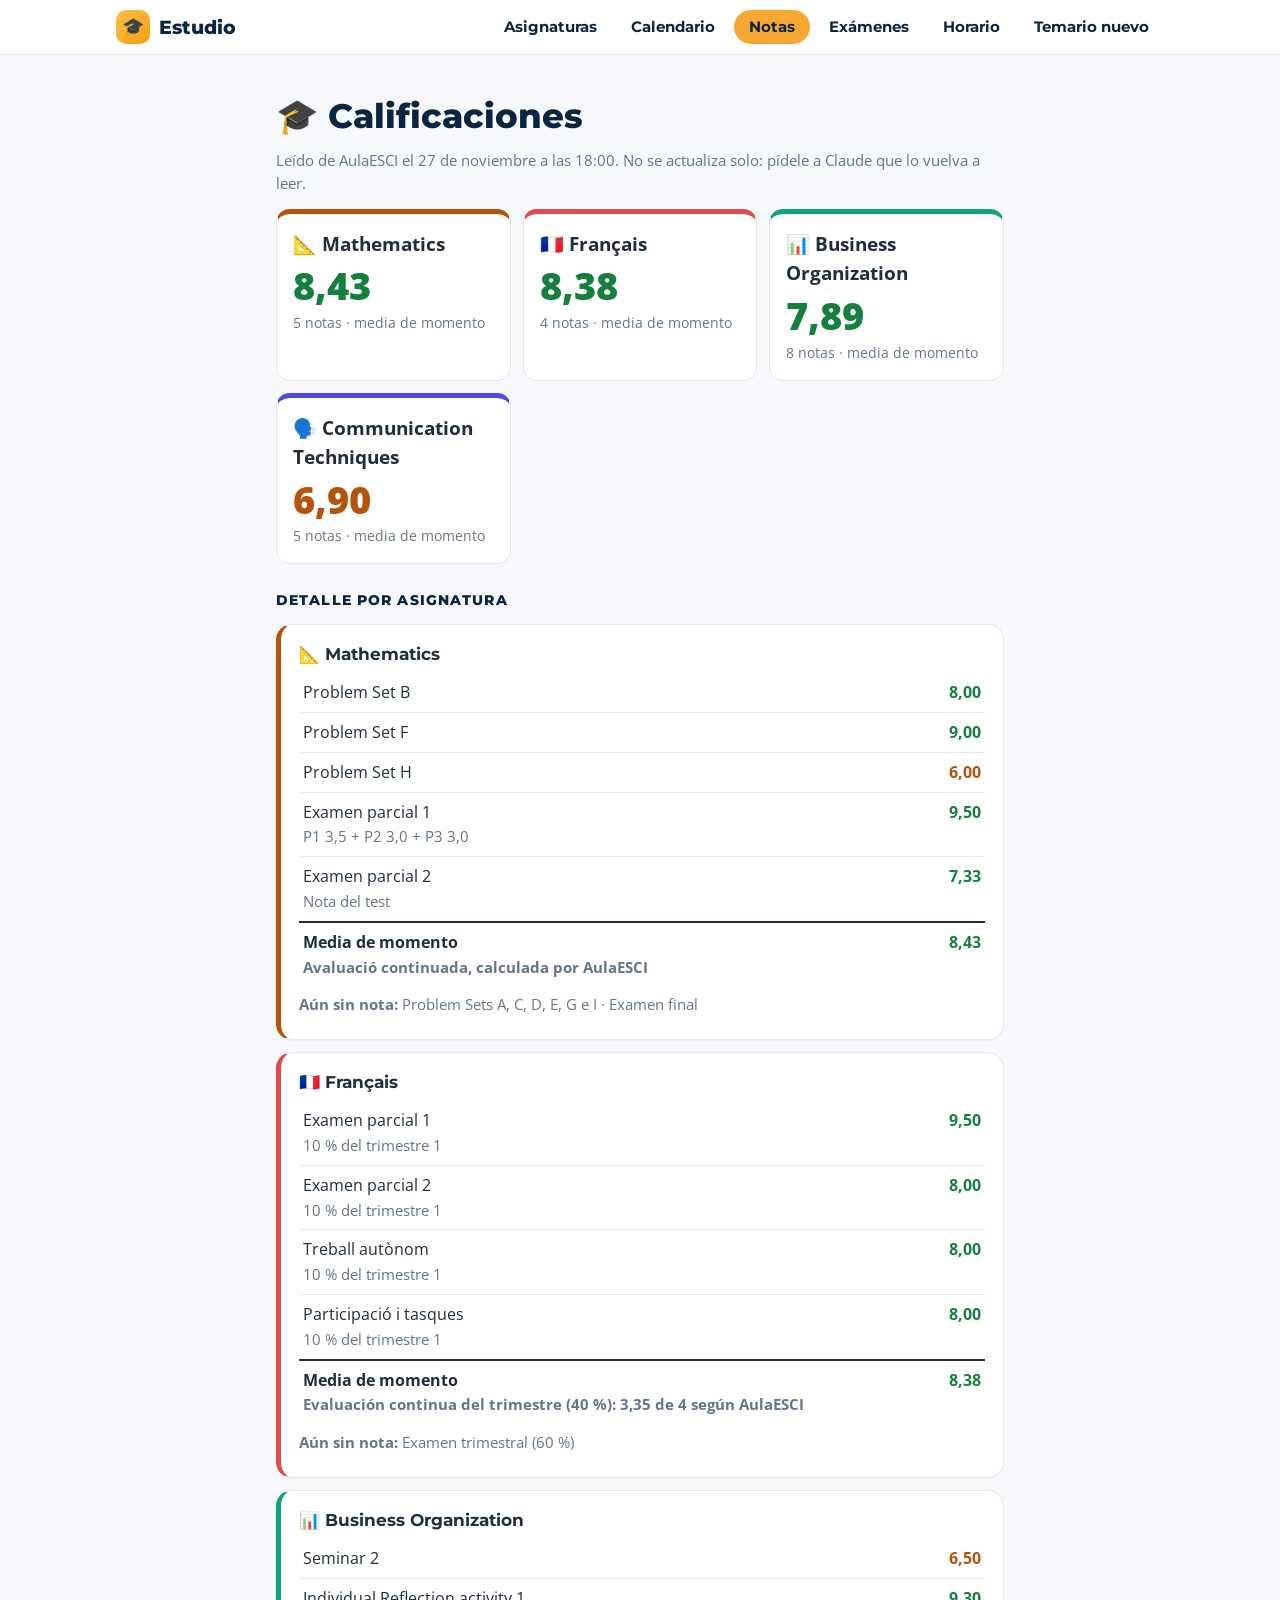
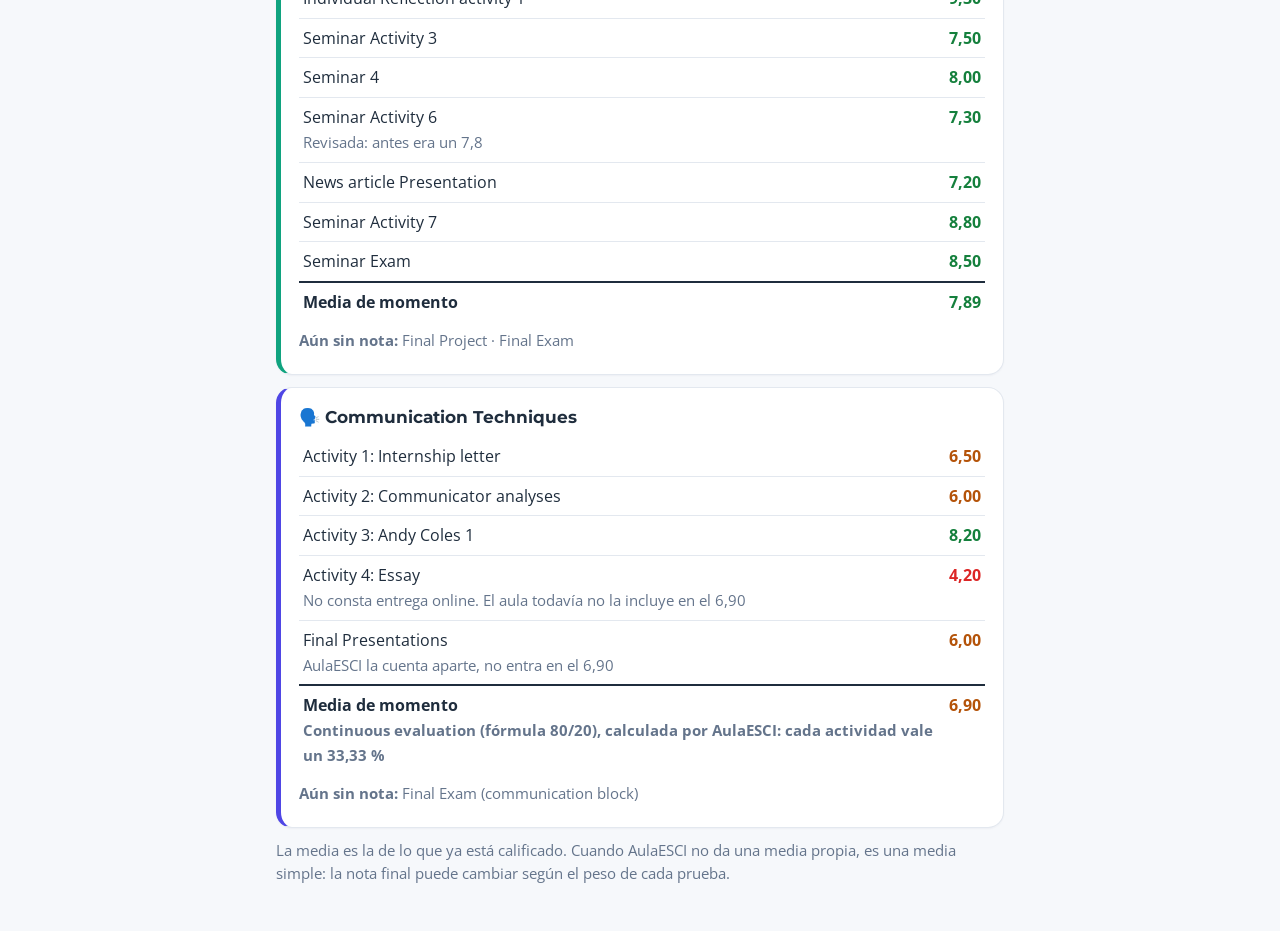
<file: notas.html>
<!DOCTYPE html>
<html lang="es" style="--sub:#9333ea"><head><meta charset="utf-8">
<meta name="viewport" content="width=device-width, initial-scale=1, viewport-fit=cover">
<title>Calificaciones · Estudio</title>
<link rel="stylesheet" href="hub.css">
<link rel="preconnect" href="https://fonts.googleapis.com"><link rel="preconnect" href="https://fonts.gstatic.com" crossorigin>
<link href="https://fonts.googleapis.com/css2?family=Montserrat:wght@700;800&family=Open+Sans:wght@400;600;700&display=swap" rel="stylesheet">
<link rel="stylesheet" href="claro.css">
</head><body>
<header class="top"><div class="in"><a class="brand" href="index.html"><i>🎓</i><span>Estudio</span></a><div class="tabs"><a href="asignaturas.html">Asignaturas</a><a href="agenda.html">Calendario</a><a class="on" href="notas.html">Notas</a><a href="modelos.html">Exámenes</a><a href="horario.html">Horario</a><a href="actualizar.html">Temario nuevo</a></div></div></header>
<main style="max-width:760px">

<h1>🎓 Calificaciones</h1>
<p class="mut" id="upd"></p>
<div class="grid" id="res" style="margin-top:14px"></div>
<h2>Detalle por asignatura</h2>
<div id="det"></div>
<p class="mut">La media es la de lo que ya está calificado. Cuando AulaESCI no da una media propia, es una media simple: la nota final puede cambiar según el peso de cada prueba.</p>
</main>
<script src="datos.js"></script>
<script>
const D=DATOS,$=s=>document.querySelector(s);
const esc=s=>String(s).replace(/[&<>"]/g,c=>({'&':'&amp;','<':'&lt;','>':'&gt;','"':'&quot;'}[c]));
const n2=x=>x.toFixed(2).replace('.',',');
const cls=x=>x>=7?'ok':x>=5?'mid':'ko';
const media=a=>a.media!=null?a.media:(a.items.length?a.items.reduce((s,i)=>s+i.nota,0)/a.items.length:null);
const d=new Date(D.actualizado);
$('#upd').textContent='Leído de AulaESCI el '+d.toLocaleDateString('es-ES',{day:'numeric',month:'long'})+' a las '+d.toLocaleTimeString('es-ES',{hour:'2-digit',minute:'2-digit'})+'. No se actualiza solo: pídele a Claude que lo vuelva a leer.';
$('#res').innerHTML=D.notas.map(a=>{const x=D.asig[a.asig],m=media(a);
  return `<a class="subj" href="#n-${a.asig}" style="--c:${x.color}"><span class="nm">${x.emoji} ${esc(x.nombre)}</span>
  <span class="big ${m==null?'':cls(m)}">${m==null?'–':n2(m)}</span>
  <span class="pg">${a.items.length} nota${a.items.length===1?'':'s'} · media de momento</span></a>`}).join('');
$('#det').innerHTML=D.notas.map(a=>{const x=D.asig[a.asig],m=media(a);
  return `<div class="card" id="n-${a.asig}" style="border-left:5px solid ${x.color}"><h3>${x.emoji} ${esc(x.nombre)}</h3>
  <table class="nt">${a.items.map(i=>`<tr><td>${esc(i.n)}${i.det?`<br><span class="mut">${esc(i.det)}</span>`:''}</td><td class="num ${cls(i.nota)}">${n2(i.nota)}</td></tr>`).join('')}
  <tr class="tot"><td>Media de momento${a.mediaTxt?`<br><span class="mut">${esc(a.mediaTxt)}</span>`:''}</td><td class="num ${m==null?'':cls(m)}">${m==null?'–':n2(m)}</td></tr></table>
  ${a.pend&&a.pend.length?`<p class="mut" style="margin-top:8px"><b>Aún sin nota:</b> ${a.pend.map(esc).join(' · ')}</p>`:''}</div>`}).join('');
</script>
</body></html>
</file>
<file: campus.css>
/* Estilo claro de la portada y el calendario. Notas y «Actualizar temario» siguen con hub.css. */
:root{--bg:#f6f8fb;--card:#fff;--ink:#0b2540;--fg:#1f2d3d;--mut:#64748b;--bd:#e3e8ef;--gold:#f7a833;--gold2:#c98a12;--navy:#0b2540;
--c-com:#4f46e5;--c-bus:#10a37f;--c-fra:#e5484d;--c-upd:#7c3aed;--c-mat:#b45309;--c-age:#0891b2;--c-not:#9333ea;
--r3:#dc2626;--r3b:#fee2e2;--r3t:#991b1b;--r2:#ea580c;--r2b:#ffedd5;--r2t:#9a3412;--r1:#eab308;--r1b:#fef9c3;--r1t:#854d0e;--r0:#94a3b8;--r0b:#f1f5f9;--r0t:#64748b;
color-scheme:light;box-sizing:border-box}
*,*::before,*::after{box-sizing:inherit}
body{margin:0;background:var(--bg);color:var(--fg);font:16px/1.55 "Open Sans",system-ui,-apple-system,"Segoe UI",sans-serif;padding-bottom:env(safe-area-inset-bottom,0px)}
h1,h2,h3,.brand,.nm,.btn,.nav a{font-family:Montserrat,system-ui,sans-serif}
a{color:inherit}
.mut{color:var(--mut);font-size:14.5px}

/* barra superior */
.top{position:sticky;top:0;z-index:20;background:rgba(255,255,255,.92);backdrop-filter:blur(8px);border-bottom:1px solid var(--bd);padding-top:env(safe-area-inset-top,0px)}
.top .in{max-width:1080px;margin:0 auto;padding:10px 16px;display:flex;align-items:center;gap:12px}
.brand{display:flex;align-items:center;gap:9px;font-weight:800;font-size:19px;color:var(--ink);text-decoration:none;flex:none}
.brand i{font-style:normal;display:grid;place-items:center;width:34px;height:34px;border-radius:10px;background:linear-gradient(135deg,#fbbf4d,#f59e0b);font-size:18px}
.nav{margin-left:auto;display:flex;gap:4px;overflow-x:auto;scrollbar-width:none}
.nav::-webkit-scrollbar{display:none}
.nav a{flex:none;padding:8px 15px;border-radius:99px;font-weight:700;font-size:14.5px;color:var(--ink);text-decoration:none;white-space:nowrap}
.nav a:hover{background:#eef2f7}
.nav a.on{background:var(--gold);color:var(--navy)}
@media (max-width:560px){.brand span{display:none}.nav a{padding:8px 12px;font-size:14px}}

main{max-width:1080px;margin:0 auto;padding:0 16px 48px}

/* cabecera grande */
.hero{text-align:center;padding:40px 0 30px}
.badge{display:inline-block;padding:6px 16px;border-radius:99px;border:1px solid #f3d08a;background:#fff7e6;color:#9a6408;font-weight:700;font-size:12.5px;letter-spacing:.07em;text-transform:uppercase}
.hero h1{font-size:clamp(32px,6.2vw,60px);line-height:1.08;font-weight:800;margin:16px 0 12px;color:var(--ink);text-wrap:balance}
.hero h1 b{background:linear-gradient(180deg,#f3bd4f,#c98a12);-webkit-background-clip:text;background-clip:text;color:transparent}
.hero p{max-width:620px;margin:0 auto;font-size:17px;color:#475569}
.cta{display:flex;gap:10px;justify-content:center;flex-wrap:wrap;margin-top:22px}
.btn{display:inline-flex;align-items:center;gap:8px;padding:12px 22px;border-radius:99px;font-weight:800;font-size:14.5px;text-decoration:none;border:1.5px solid transparent;cursor:pointer;letter-spacing:.02em}
.btn.pri{background:var(--gold);color:var(--navy);box-shadow:0 6px 16px rgba(247,168,51,.35)}
.btn.sec{background:#fff;color:var(--ink);border-color:var(--bd)}
.btn:hover{transform:translateY(-1px)}

h2.sec{font-size:13px;letter-spacing:.12em;text-transform:uppercase;color:var(--mut);font-weight:800;margin:34px 0 4px}
h2.sec+p{margin:0 0 12px}

/* tarjetas */
.grid{display:grid;grid-template-columns:repeat(auto-fit,minmax(250px,1fr));gap:16px;margin-top:12px}
.subj{display:flex;flex-direction:column;gap:10px;background:var(--card);border:1px solid var(--bd);border-top:5px solid var(--c);border-radius:18px;padding:22px;color:inherit;text-decoration:none;box-shadow:0 1px 2px rgba(11,37,64,.04);transition:transform .14s,box-shadow .14s}
.subj:hover,.subj:focus-visible{transform:translateY(-3px);box-shadow:0 14px 30px rgba(11,37,64,.10);outline:none}
.ico{width:52px;height:52px;border-radius:14px;display:grid;place-items:center;font-size:26px;background:color-mix(in srgb,var(--c) 12%,#fff)}
.subj .nm{font-size:20px;font-weight:800;color:var(--ink);line-height:1.2;text-wrap:balance}
.tags{display:flex;flex-wrap:wrap;gap:6px}
.tag{font-size:13px;padding:3px 11px;border-radius:99px;border:1px solid var(--bd);color:#475569;white-space:nowrap;background:#fff}
.subj .pg{font-size:13.5px;color:var(--mut);border-top:1px solid var(--bd);padding-top:12px;margin-top:auto}
.subj .go{font-weight:800;color:var(--c);font-family:Montserrat,sans-serif;font-size:15px}
.subj.side{border-top-width:1px;border-left:5px solid var(--c);flex-direction:row;align-items:flex-start;gap:16px}
.subj.side .ico{flex:none;border-radius:50%}
.subj.side .bd{display:grid;gap:6px;min-width:0}
.subj.side .pg{border:0;padding:0;margin:0}

/* lo próximo (portada) y lista por prioridad */
.next{display:grid;gap:8px;margin-top:12px}
.ev{display:flex;gap:12px;align-items:flex-start;background:var(--card);border:1px solid var(--bd);border-left:6px solid var(--k);border-radius:14px;padding:12px 14px;text-align:left;width:100%;font:inherit;color:inherit;cursor:pointer;text-decoration:none}
.ev .d{flex:none;width:52px;text-align:center;border-radius:10px;background:var(--kb);color:var(--kt);padding:5px 0;line-height:1.15}
.ev .d b{display:block;font:800 19px Montserrat,sans-serif}.ev .d span{font-size:11px;text-transform:uppercase;font-weight:700}
.ev .b{min-width:0;display:grid;gap:3px}
.ev .tt{font-weight:700;color:var(--ink)}
.ev.hecha{opacity:.6}.ev.hecha .tt{text-decoration:line-through}
.lv{display:inline-block;font-size:12px;font-weight:700;padding:1px 9px;border-radius:99px;background:var(--kb);color:var(--kt);white-space:nowrap}
.chip{display:inline-block;font-size:12px;padding:1px 9px;border-radius:99px;border:1px solid var(--c);color:var(--c);font-weight:700;white-space:nowrap}
.n3{--k:var(--r3);--kb:var(--r3b);--kt:var(--r3t)}.n2{--k:var(--r2);--kb:var(--r2b);--kt:var(--r2t)}.n1{--k:var(--r1);--kb:var(--r1b);--kt:var(--r1t)}.n0{--k:var(--r0);--kb:var(--r0b);--kt:var(--r0t)}

/* calendario */
.calhead{display:flex;align-items:center;gap:8px;margin:22px 0 12px;flex-wrap:wrap}
.calhead h1{font-size:clamp(22px,4vw,30px);font-weight:800;color:var(--ink);margin:0;text-transform:capitalize;min-width:0}
.calhead .sp{margin-left:auto;display:flex;gap:6px;align-items:center}
.ib{width:38px;height:38px;border-radius:50%;border:1px solid var(--bd);background:#fff;font-size:18px;cursor:pointer;color:var(--ink)}
.ib:hover{background:#eef2f7}
.cal{background:var(--card);border:1px solid var(--bd);border-radius:18px;overflow:hidden;box-shadow:0 1px 2px rgba(11,37,64,.04)}
.dow,.days{display:grid;grid-template-columns:repeat(7,minmax(0,1fr))}
.dow div{padding:9px 4px;text-align:center;font:800 12px Montserrat,sans-serif;letter-spacing:.08em;text-transform:uppercase;color:var(--mut);border-bottom:1px solid var(--bd)}
.day{min-height:104px;border-right:1px solid var(--bd);border-bottom:1px solid var(--bd);padding:5px;display:flex;flex-direction:column;gap:3px;background:#fff;cursor:pointer;font:inherit;text-align:left;color:inherit;border-top:0;border-left:0;min-width:0}
.day:nth-child(7n){border-right:0}
.day.out{background:#fafbfd}.day.out .dn{color:#b6c0cc}
.day.sel{box-shadow:inset 0 0 0 2px var(--ink)}
.day:hover{background:#f8fafc}
.dn{font:700 13.5px Montserrat,sans-serif;width:27px;height:27px;display:grid;place-items:center;border-radius:50%;color:var(--ink);flex:none}
.day.hoy .dn{background:var(--gold);color:var(--navy)}
.pill{display:block;font-size:12px;line-height:1.25;font-weight:700;padding:2px 6px;border-radius:6px;background:var(--kb);color:var(--kt);border-left:3px solid var(--k);white-space:nowrap;overflow:hidden;text-overflow:ellipsis}
.pill.hecha{text-decoration:line-through;opacity:.6}
.more{font-size:11.5px;color:var(--mut);font-weight:700;padding-left:4px}
@media (max-width:640px){.day{min-height:66px;padding:3px;align-items:center}.pill{width:100%;font-size:0;padding:0;height:7px;border-left:0;background:var(--k);border-radius:99px}.more{display:none}.dow div{font-size:10.5px;letter-spacing:0}}
.legend{display:flex;gap:14px;flex-wrap:wrap;margin:12px 2px 0;font-size:13.5px;color:#475569}
.legend span::before{content:"";display:inline-block;width:11px;height:11px;border-radius:3px;background:var(--k);margin-right:6px;vertical-align:-1px}
.panel{background:var(--card);border:1px solid var(--bd);border-radius:18px;padding:16px;margin-top:16px}
.panel h3{margin:0;font-size:18px;color:var(--ink);font-weight:800;text-transform:capitalize}
.panel .hd{display:flex;align-items:center;gap:10px;flex-wrap:wrap;margin-bottom:10px}
.panel .hd .btn{margin-left:auto;padding:9px 16px;font-size:13.5px}
.note{background:#fff7e6;border:1px solid #f3d08a;border-radius:12px;padding:10px 14px;font-size:14.5px;color:#7a5206;margin-top:12px}

/* editor */
dialog{border:0;border-radius:18px;padding:0;width:min(460px,calc(100vw - 24px));box-shadow:0 30px 80px rgba(11,37,64,.35);color:var(--fg)}
dialog::backdrop{background:rgba(11,37,64,.45)}
dialog form{padding:20px;display:grid;gap:10px}
dialog h3{margin:0 0 2px;font-size:19px;color:var(--ink);font-weight:800}
dialog label{display:grid;gap:4px;font-weight:700;font-size:13.5px;color:var(--ink)}
dialog input,dialog select,dialog textarea{font:inherit;padding:9px 10px;border-radius:10px;border:1px solid var(--bd);background:#fff;color:var(--fg);width:100%;font-weight:400}
dialog textarea{min-height:64px;resize:vertical}
dialog .two{display:grid;grid-template-columns:1fr 1fr;gap:10px}
dialog .chk{display:flex;align-items:center;gap:8px;font-weight:600}dialog .chk input{width:auto}
dialog .acts{display:flex;gap:8px;flex-wrap:wrap;margin-top:6px}
dialog .acts .btn{padding:10px 18px;font-size:14px}
dialog .del{background:#fff;color:var(--r3);border-color:#f5c2c2;margin-right:auto}
dialog .prev{font-size:13.5px}

/* portada */
.cover{min-height:calc(100vh - 160px);display:flex;flex-direction:column;align-items:center;justify-content:center;padding:24px 0}
.cover h1{font-size:clamp(44px,10vw,96px);margin:20px 0 0}

/* asignaturas: contenido + tareas pendientes al lado */
.cols{display:grid;grid-template-columns:minmax(0,1fr) 300px;gap:28px;align-items:start}
.pend{position:sticky;top:76px;background:var(--card);border:1px solid var(--bd);border-radius:18px;padding:4px 18px 18px;margin-top:30px;box-shadow:0 1px 2px rgba(11,37,64,.04)}
.pend h2.sec{margin-top:16px}
.todo{list-style:none;margin:10px 0 14px;padding:0;display:grid;gap:8px;counter-reset:n}
.todo li{counter-increment:n;display:grid;gap:1px;border-left:5px solid var(--k);background:var(--kb);border-radius:10px;padding:8px 12px}
.todo .tt{font-weight:700;color:var(--ink);font-size:15px;line-height:1.3}
.todo .tt::before{content:counter(n) ". "}
.todo .mut{font-size:13px}
.pend .go{font:800 14.5px Montserrat,sans-serif;color:var(--c-age);text-decoration:none}
@media (max-width:860px){.cols{grid-template-columns:1fr;gap:0}.pend{position:static}}

/* asignaturas: recuadro de tareas estrecho y pegado al lateral derecho */
main.cols{max-width:1360px;grid-template-columns:minmax(0,1fr) 220px;gap:32px}
main.cols .colmain{max-width:860px}
.pend{padding:2px 12px 14px}
.todo li{padding:7px 10px}.todo .tt{font-size:14px}.todo .mut{font-size:12px}
.todo .tt::before{content:none}
@media (max-width:860px){main.cols{grid-template-columns:1fr;gap:0}}

/* ===== chat de la portada ===== */
.cover.conchat{min-height:0;padding:34px 0 22px}
.cover.conchat h1{font-size:clamp(38px,7vw,68px);margin:14px 0 0}
.chat{max-width:820px;margin:0 auto;background:var(--card);border:1px solid var(--bd);border-radius:20px;box-shadow:0 10px 30px rgba(11,37,64,.07);display:flex;flex-direction:column;overflow:hidden}
.chd{display:flex;align-items:baseline;gap:10px;padding:12px 16px;border-bottom:1px solid var(--bd);border-top:5px solid var(--gold)}
.chd b{font:800 16px Montserrat,sans-serif;color:var(--ink)}
.chd .clr{margin-left:auto;border:0;background:none;color:var(--mut);font:600 13px "Open Sans",sans-serif;cursor:pointer;padding:4px 8px;border-radius:8px}
.chd .clr:hover{background:#eef2f7}
.chat .log{height:min(58vh,620px);min-height:300px;overflow-y:auto;padding:14px 14px 6px;display:flex;flex-direction:column;gap:10px;position:relative;scroll-behavior:smooth}
.chat form{display:flex;gap:8px;padding:10px 12px;border-top:1px solid var(--bd);background:#fafbfd}
.chat form input{flex:1;min-width:0;font:inherit;padding:11px 16px;border-radius:99px;border:1px solid var(--bd);background:#fff;color:var(--fg)}
.chat form input:focus{outline:2px solid var(--gold);outline-offset:1px}
.chat form .btn{padding:10px 20px}
.msg{max-width:92%;padding:10px 14px;border-radius:16px;font-size:15px;line-height:1.5;overflow-wrap:anywhere}
.msg.yo{align-self:flex-end;background:var(--navy);color:#fff;border-bottom-right-radius:5px}
.msg.bot{align-self:flex-start;background:#f3f6fa;border:1px solid var(--bd);border-bottom-left-radius:5px;color:var(--fg)}
.msg p{margin:0 0 8px}.msg p:last-child{margin-bottom:0}
.msg ul{margin:4px 0 8px;padding-left:20px}.msg li{margin:3px 0}
.msg h4{font:800 16px Montserrat,sans-serif;color:var(--ink);margin:2px 0 6px}
.msg .mut{font-size:13.5px}
.msg .row{display:flex;flex-wrap:wrap;gap:6px;margin-top:8px}
.msg .col{display:grid;gap:6px;margin:6px 0}
.msg .chip{font:600 13.5px "Open Sans",sans-serif;padding:7px 13px;border-radius:99px;border:1px solid var(--bd);background:#fff;color:var(--ink);cursor:pointer;text-decoration:none;text-align:left}
.msg .chip:hover{border-color:var(--gold);background:#fff7e6}
.msg .chip.wide{border-radius:12px;padding:9px 13px}
.msg .chip.ghost{background:none;color:var(--mut)}
.msg button:disabled{opacity:.55;cursor:default}
.msg .sec,.msg .fra section{background:#fff;border:1px solid var(--bd);border-radius:14px;padding:12px 14px;margin:8px 0}
.msg .short{background:#fff7e6;border:1px solid #f3d08a;border-radius:12px;padding:9px 12px}
.msg table{border-collapse:collapse;width:100%;font-size:14px;margin:6px 0;background:#fff}
.msg td,.msg th{border:1px solid var(--bd);padding:5px 8px;text-align:left;vertical-align:top}
.msg th{background:#eef2f7}
.msg .tw{overflow-x:auto}
.msg .fx{background:#f4f6ff;border-left:4px solid var(--c-com);border-radius:6px;padding:6px 10px;margin:8px 0;font-family:"Cambria Math","Times New Roman",serif;font-size:17px}
.msg .ej{font-size:14.5px;margin:8px 0 0;padding:6px 10px;border-radius:6px;background:#eef6f3}
.msg .tr{font-size:14.5px;margin:8px 0 0;padding:6px 10px;border-radius:6px;background:#fff4dc;border-left:4px solid var(--gold)}
.msg .case{font-size:14.5px;background:#fff;border:1px dashed var(--bd);border-radius:10px;padding:9px 12px;margin:6px 0}
.msg .q{font:700 16px/1.4 Montserrat,sans-serif;color:var(--ink);margin:4px 0 8px}
.msg .opt{display:flex;gap:10px;align-items:flex-start;width:100%;text-align:left;margin:6px 0;padding:9px 12px;font:inherit;border:1px solid var(--bd);background:#fff;color:var(--fg);border-radius:12px;cursor:pointer}
.msg .opt:hover:not(:disabled){border-color:var(--gold)}
.msg .opt .l{font-weight:800;color:var(--gold2);min-width:18px}
.msg .opt.good{border-color:#15803d;background:rgba(21,128,61,.1);opacity:1}
.msg .opt.bad{border-color:#dc2626;background:rgba(220,38,38,.09);opacity:1}
.msg .okk{color:#15803d}.msg .kok{color:#b91c1c}.msg .mid{color:#b45309}
.msg .todo{margin:6px 0 8px}.msg .todo li{background:var(--kb)}
.msg .fra .rt{color:var(--c-fra);font:800 17px Montserrat,sans-serif;margin:0 0 6px}
.msg .fra .inst{font-weight:700;border:2px solid #f2c200;border-radius:8px;padding:6px 10px;margin:8px 0}
.msg .fra .b{color:var(--c-fra)}
.msg .fra .fr{border:2px solid var(--c-fra);border-radius:8px;padding:8px 12px;margin:8px 0;display:grid;grid-template-columns:1fr 1fr;gap:2px 16px}
.dots{display:inline-flex;gap:4px}.dots i{width:7px;height:7px;border-radius:50%;background:var(--mut);animation:dot 1s infinite}
.dots i:nth-child(2){animation-delay:.15s}.dots i:nth-child(3){animation-delay:.3s}
@keyframes dot{0%,60%,100%{opacity:.25}30%{opacity:1}}
@media (max-width:560px){.chat{border-radius:16px}.chat .log{height:62vh;padding:10px 10px 4px}.msg{max-width:97%}.chat form .btn{padding:10px 14px}}
.chat .log{overflow-x:hidden}.msg{min-width:0}.msg .col{grid-template-columns:minmax(0,1fr)}.msg .chip{white-space:normal;overflow-wrap:anywhere}
.chd b{white-space:nowrap}
@media (max-width:560px){.chd .mut{display:none}}
.msg .tema{font-size:13.5px;color:var(--ink);background:#fff7e6;border:1px solid #f3d08a;border-radius:99px;padding:3px 12px;display:inline-block}

/* ===== portada tipo buscador (v2) ===== */
body.portada{background:radial-gradient(ellipse 70% 55% at 50% 62%,#cfe4fb 0%,#e6f0fc 45%,#f6f8fb 100%) fixed;min-height:100vh}
body.portada main{max-width:none;padding:0 16px}
body.portada .cover.conchat{padding:clamp(40px,16vh,150px) 0 26px}
.chat{max-width:860px;background:none;border:0;box-shadow:none;border-radius:0;overflow:visible}
.chat .chd{display:none;border:0;padding:8px 4px 0;justify-content:flex-end}
.chat .chd .clr{margin-left:auto;font-size:13.5px;background:rgba(255,255,255,.7);border:1px solid var(--bd);border-radius:99px;padding:6px 14px}
.chat .log{display:none;height:auto;min-height:0;padding:10px 4px 16px;gap:14px}
.chat form{background:#fff;border:0;border-radius:99px;padding:8px 8px 8px 12px;box-shadow:0 6px 28px rgba(11,37,64,.12);align-items:center}
.chat form input{border:0;background:none;font-size:17px;padding:12px 12px}
.chat form input:focus{outline:none}
.chat form:focus-within{box-shadow:0 6px 28px rgba(11,37,64,.12),0 0 0 2px var(--gold)}
.chat .send{flex:none;width:44px;height:44px;border-radius:50%;border:0;background:var(--gold);color:var(--navy);font:800 20px Montserrat,sans-serif;cursor:pointer}
.chat .send:hover{filter:brightness(1.05)}
.sugg{display:flex;flex-wrap:wrap;gap:8px;justify-content:center;margin:22px 0 40px}
.sugg button{font:600 14px "Open Sans",sans-serif;padding:8px 15px;border-radius:99px;border:1px solid rgba(11,37,64,.12);background:rgba(255,255,255,.75);color:var(--ink);cursor:pointer}
.sugg button:hover{background:#fff;border-color:var(--gold)}
/* con conversación: desaparece el saludo y los mensajes salen desde arriba */
body.chatting .cover,body.chatting .sugg{display:none}
body.chatting .chat{height:calc(100dvh - 58px - env(safe-area-inset-top,0px));padding-bottom:14px}
body.chatting .chat .chd{display:flex}
body.chatting .chat .log{display:flex;flex:1}
.msg.bot{background:#fff;box-shadow:0 1px 3px rgba(11,37,64,.05)}
.msg .sec,.msg .fra section{background:#f8fafc}
@media (max-width:560px){.chat .log{height:auto;padding:8px 0 12px}.chat form input{font-size:16px}}
body.chatting .chat .log::after{content:'';flex:none;height:calc(100% - 90px)}
.chat .log{scroll-behavior:auto}body.chatting .chat .log::after{height:100%}
/* enlace al chat con IA (artefacto de claude.ai) */
.ialink{display:inline-flex;align-items:center;gap:6px;font:800 14px Montserrat,system-ui,sans-serif;color:#fff;background:linear-gradient(135deg,#6d4aff,#8f6bff);border-radius:99px;padding:9px 18px;text-decoration:none;box-shadow:0 6px 18px rgba(109,74,255,.28)}
.ialink:hover{filter:brightness(1.07)}
.iacta{display:flex;flex-direction:column;align-items:center;gap:8px;margin:0 0 40px;text-align:center}
.iacta .mut{font-size:13px}
.sugg{margin-bottom:22px}
body.chatting .iacta{display:none}
.chat .chd .ialink{padding:6px 14px;font-size:13px;box-shadow:none}
</file>
<file: hub.css>
:root{--bg:#f7f7f4;--fg:#1c1c1a;--mut:#6b6b66;--card:#fff;--bd:#e2e0d8;--ac:#2f5bd8;--acs:rgba(47,91,216,.09);--ok:#1d8a4b;--oks:rgba(29,138,75,.1);--ko:#c0392b;--kos:rgba(192,57,43,.1);--tr:#9a6a00;--trs:rgba(242,194,0,.14);
--c-com:#2f5bd8;--c-bus:#0f8a6a;--c-fra:#c8473a;--c-upd:#7a56c9;--c-mat:#b06a00;--c-age:#0b7f96;--c-not:#a8457f;box-sizing:border-box;color-scheme:light;padding-top:env(safe-area-inset-top,0px);padding-bottom:env(safe-area-inset-bottom,0px)}
@media (prefers-color-scheme:dark){:root{--bg:#16171a;--fg:#ececea;--mut:#9a9a94;--card:#1f2024;--bd:#33343a;--ac:#7c9cff;--acs:rgba(124,156,255,.12);--ok:#4cc27f;--oks:rgba(76,194,127,.12);--ko:#ff7b6b;--kos:rgba(255,123,107,.12);--tr:#f2c94c;--trs:rgba(242,201,76,.1);
--c-com:#7c9cff;--c-bus:#4cc9a4;--c-fra:#ff8b7c;--c-upd:#b39bf0;--c-mat:#f0b254;--c-age:#5cc8dc;--c-not:#ec8cc4;color-scheme:dark}}
*,*::before,*::after{box-sizing:inherit}
body{margin:0;background:var(--bg);color:var(--fg);font:16px/1.5 system-ui,-apple-system,"Segoe UI",sans-serif}
main{max-width:860px;margin:0 auto;padding:20px 16px 40px}
h1{font-size:26px;margin:8px 0 2px;text-wrap:balance}
h2{font-size:14px;margin:26px 0 10px;color:var(--mut);text-transform:uppercase;letter-spacing:.08em;font-weight:700}
h3{font-size:17px;margin:0 0 6px}
p{margin:6px 0}
.mut{color:var(--mut);font-size:14.5px}.ok{color:var(--ok)}.ko{color:var(--ko)}
.home{display:inline-block;margin:2px 0 6px;color:var(--ac);text-decoration:none;font-size:14.5px;font-weight:600}
.home:hover{text-decoration:underline}

/* inicio */
.grid{display:grid;grid-template-columns:repeat(auto-fit,minmax(230px,1fr));gap:12px}
.subj{display:flex;flex-direction:column;gap:6px;background:var(--card);border:1px solid var(--bd);border-top:5px solid var(--c);border-radius:14px;padding:16px;color:inherit;text-decoration:none;transition:transform .12s,box-shadow .12s}
.subj:hover,.subj:focus-visible{transform:translateY(-2px);box-shadow:0 6px 18px rgba(0,0,0,.10);outline:none}
.subj .em{font-size:34px;line-height:1}
.subj .nm{font-size:19px;font-weight:700}
.subj .tags{display:flex;flex-wrap:wrap;gap:5px;margin-top:2px}
.tag{font-size:12.5px;padding:2px 9px;border-radius:99px;border:1px solid var(--bd);color:var(--mut);white-space:nowrap}
.subj .go{margin-top:auto;padding-top:10px;font-weight:700;color:var(--c)}
.subj .pg{font-size:13.5px;color:var(--mut)}
.wide{flex-direction:row;align-items:center;gap:14px;border-top-width:1px;border-left:5px solid var(--c)}
.wide .go{margin:0 0 0 auto;padding:0;white-space:nowrap}
@media (max-width:520px){.wide{flex-direction:column;align-items:flex-start}.wide .go{margin:6px 0 0}}

/* actualizar */
.card{background:var(--card);border:1px solid var(--bd);border-radius:12px;padding:14px 16px;margin:12px 0}
button{font:inherit;border:1px solid var(--bd);background:var(--card);color:var(--fg);padding:8px 14px;border-radius:10px;cursor:pointer}
button.pri{background:var(--ac);border-color:var(--ac);color:#fff;font-weight:600}
button.on{background:var(--c,var(--ac));border-color:var(--c,var(--ac));color:#fff;font-weight:600}
@media (prefers-color-scheme:dark){button.pri,button.on{color:#111}}
button:disabled{opacity:.55;cursor:default}
.row{display:flex;gap:8px;flex-wrap:wrap;margin:8px 0;align-items:center}
label.f{display:block;font-weight:600;margin:14px 0 4px}
select,input[type=text],textarea{font:inherit;width:100%;padding:10px;border-radius:10px;border:1px solid var(--bd);background:var(--card);color:var(--fg)}
textarea{min-height:110px;resize:vertical}
input[type=file]{font:inherit;max-width:100%}
.steps{margin:6px 0 0;padding-left:20px}.steps li{margin:3px 0}
.item{border-top:1px solid var(--bd);padding:10px 0}.item:first-child{border-top:0}
.item.sent{opacity:.6}
.warn{background:var(--trs);border-left:4px solid var(--tr);border-radius:6px;padding:6px 10px;font-size:14.5px;margin:6px 0}
/* agenda y notas */
.chip{display:inline-block;font-size:12.5px;padding:1px 9px;border-radius:99px;border:1px solid var(--c);color:var(--c);font-weight:600;white-space:nowrap}
.task{display:flex;gap:12px;background:var(--card);border:1px solid var(--bd);border-left:5px solid var(--c);border-radius:12px;padding:12px 14px;margin:10px 0}
.task .num{flex:none;width:30px;height:30px;border-radius:50%;background:var(--c);color:var(--card);font-weight:800;display:grid;place-items:center}
.task .tb{min-width:0;display:grid;gap:4px}.task .tt{font-size:17px;font-weight:700}
.due.late{color:var(--ko)}.due.soon{color:var(--tr)}
.done{opacity:.75}
.mid{color:var(--tr)}
.big{font-size:38px;font-weight:800;line-height:1.1;font-variant-numeric:tabular-nums}
table.nt,table.hor{border-collapse:collapse;width:100%}
.nt td{border-top:1px solid var(--bd);padding:7px 4px;vertical-align:top}.nt tr:first-child td{border-top:0}
.nt .num{text-align:right;font-weight:700;font-variant-numeric:tabular-nums;white-space:nowrap}
.nt .tot td{border-top:2px solid var(--fg);font-weight:700}
.hor th,.hor td{border:1px solid var(--bd);padding:6px 8px;font-size:14px;text-align:left;vertical-align:top}
.hor td[style]{border-left:4px solid var(--c)}
.good{background:var(--oks);border-left:4px solid var(--ok);border-radius:6px;padding:8px 10px;margin:8px 0}
</file>
<file: claro.css>
/* Diseño claro para el interior de las asignaturas y «Temario nuevo».
   Se carga DESPUÉS de los estilos propios de cada página y solo cambia el aspecto: colores, tipografía, barra superior.
   --sub (color de la asignatura) se define en el <html> de cada página. */
:root:root:root{--bg:#f6f8fb;--fg:#1f2d3d;--mut:#64748b;--card:#fff;--bd:#e3e8ef;
  --ac:var(--sub,#4f46e5);--acs:color-mix(in srgb,var(--sub,#4f46e5) 9%,#fff);--fx:color-mix(in srgb,var(--sub,#4f46e5) 6%,#fff);
  --ok:#15803d;--oks:rgba(21,128,61,.1);--ko:#dc2626;--kos:rgba(220,38,38,.09);--tr:#b45309;--trs:rgba(247,168,51,.16);
  --ink:#0b2540;--gold:#f7a833;color-scheme:light}
body{font-family:"Open Sans",system-ui,-apple-system,"Segoe UI",sans-serif;line-height:1.55}
h1,h2,h3{font-family:Montserrat,system-ui,sans-serif}
main>h1{font-size:clamp(24px,4.6vw,34px);font-weight:800;color:var(--ink);margin:22px 0 14px;line-height:1.15}
h2{color:var(--ink);font-weight:800}

/* barra superior (igual que la portada) */
.top{position:sticky;top:0;z-index:20;background:rgba(255,255,255,.92);backdrop-filter:blur(8px);border-bottom:1px solid var(--bd);padding-top:env(safe-area-inset-top,0px)}
.top .in{max-width:1080px;margin:0 auto;padding:10px 16px;display:flex;align-items:center;gap:12px}
.top .brand{display:flex;align-items:center;gap:9px;font:800 19px Montserrat,system-ui,sans-serif;color:var(--ink);text-decoration:none;flex:none}
.top .brand i{font-style:normal;display:grid;place-items:center;width:34px;height:34px;border-radius:10px;background:linear-gradient(135deg,#fbbf4d,#f59e0b);font-size:18px}
.top .tabs{margin:0 0 0 auto;display:flex;gap:4px;overflow-x:auto;scrollbar-width:none;flex-wrap:nowrap}
.top .tabs::-webkit-scrollbar{display:none}
.top .tabs a{flex:none;padding:8px 15px;border-radius:99px;font:700 14.5px Montserrat,system-ui,sans-serif;color:var(--ink);text-decoration:none;white-space:nowrap}
.top .tabs a:hover{background:#eef2f7}
.top .tabs a.on{background:var(--gold);color:var(--ink)}
@media (max-width:560px){.top .brand span{display:none}.top .tabs a{padding:8px 12px;font-size:14px}}

/* pestañas de la asignatura */
#nav{gap:8px;margin-bottom:18px}
#nav button{border-radius:99px;padding:9px 18px;font:700 14.5px Montserrat,system-ui,sans-serif;color:var(--ink);background:#fff}
#nav button:hover{background:#eef2f7}
#nav button.on{background:var(--gold);border-color:var(--gold);color:var(--ink);box-shadow:0 4px 12px rgba(247,168,51,.3)}

/* tarjetas y botones */
.card,.bub{border-radius:16px;box-shadow:0 1px 2px rgba(11,37,64,.04)}
.card{padding:16px 18px}
button{border-radius:12px}
button.pri,button.on{color:#fff}
.chips button{border-radius:99px}
select,input[type=text],textarea{border-radius:12px}
:root:root:root{--c-com:#4f46e5;--c-bus:#10a37f;--c-fra:#e5484d;--c-upd:#7c3aed;--c-mat:#b45309;--c-age:#0891b2;--c-not:#9333ea}
</file>
